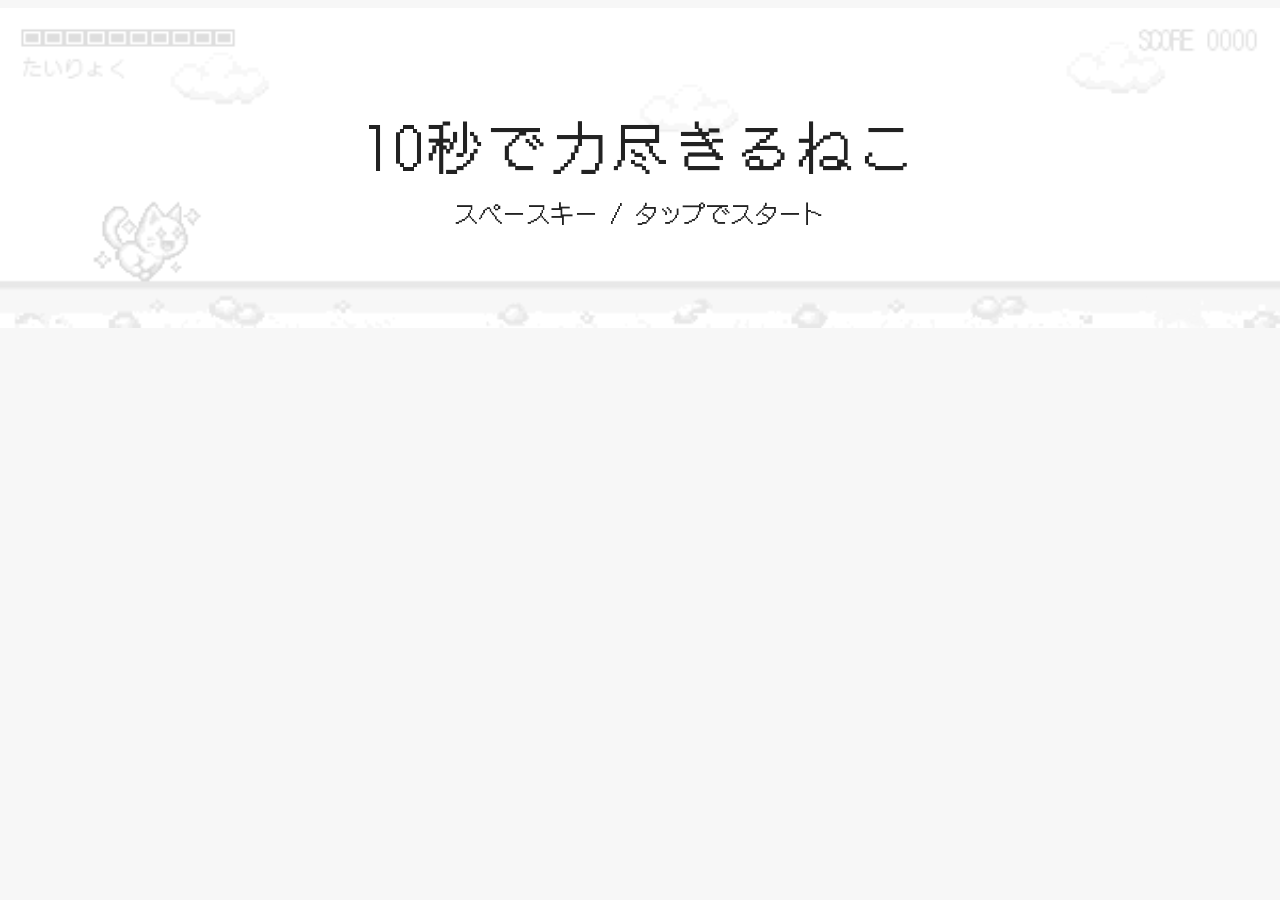
<file: 10secNeko/index.html>
<!DOCTYPE html>
<html lang="ja">
<head>
  <meta charset="UTF-8">
  <meta name="viewport" content="width=device-width, initial-scale=1.0, user-scalable=no">
  <title>10秒で力尽きるねこ</title>

  <link rel="preconnect" href="https://fonts.googleapis.com">
  <link rel="preconnect" href="https://fonts.gstatic.com" crossorigin>
  <link href="https://fonts.googleapis.com/css2?family=DotGothic16&display=swap" rel="stylesheet">

  <link rel="stylesheet" href="css/style.css">
</head>
<body>

<!-- ゲーム全体の入れ物。canvas と オーバーレイ をここに重ねていく -->
<div class="gameWrapper">

  <!--
    canvas の width / height 属性は「内部解像度」。
    Chrome Dino に合わせて 600 x 150 に固定する。
    画面上の表示サイズは CSS 側で拡大するので、ここは絶対に変えない。
    ここを広げると画面に映る範囲が増え、障害物への反応時間が延びて
    難易度が変わってしまう。
  -->
  <canvas id="gameCanvas" width="600" height="150"></canvas>

  <!-- スタート前の案内 -->
  <div class="overlay" id="startOverlay">
    <p class="overlayTitle">10秒で力尽きるねこ</p>
    <p class="overlayText">スペースキー / タップでスタート</p>
  </div>

  <!-- ゲームオーバー画面。最初は隠しておく -->
  <div class="overlay overlay--dark hidden" id="gameOverOverlay">

    <!-- 表示1: スコアと名前の入力 -->
    <div class="gameOverView" id="submitView">
      <p class="gameOverTitle">力尽きてしまった</p>
      <p class="gameOverScore">SCORE <span id="finalScore">0</span></p>

      <div class="nameRow">
        <label for="playerName">なまえ</label>
        <input type="text"
               id="playerName"
               maxlength="10"
               value="野良ねこ"
               placeholder="野良ねこ"
               autocomplete="off">
      </div>

      <p class="noteText">
        ※ 名前は だれでも 見られる ランキングに のります。<br>
        本名や 個人情報は 書かないで ください。
      </p>

      <div class="buttonRow">
        <button type="button" id="submitButton">ランキングに のこす</button>
        <button type="button" data-retry>もういちど</button>
      </div>

      <p class="statusText" id="submitStatus"></p>
    </div>

    <!-- 表示2: 登録後のランキング。ボタンを押すとこちらに切り替わる -->
    <div class="gameOverView hidden" id="rankingView">
      <p class="rankingTitle">ランキング TOP10</p>

      <table class="rankingTable">
        <thead>
          <tr>
            <th scope="col">位</th>
            <th scope="col">なまえ</th>
            <th scope="col">スコア</th>
          </tr>
        </thead>
        <tbody id="rankingBody"></tbody>
      </table>

      <div class="buttonRow">
        <button type="button" data-retry>もういちど</button>
      </div>
    </div>

  </div>

</div>

<!-- スマホが縦向きのときだけ出る案内 -->
<div class="rotateNotice">
  <p>よこ画面で あそんでね<br>スマホを よこに むけてください</p>
</div>

<script src="js/assets.js"></script>
<script src="js/ground.js"></script>
<script src="js/cat.js"></script>
<script src="js/obstacle.js"></script>
<script src="js/item.js"></script>
<script src="js/ranking.js"></script>
<script src="js/ui.js"></script>
<script src="js/main.js"></script>
</body>
</html>
</file>
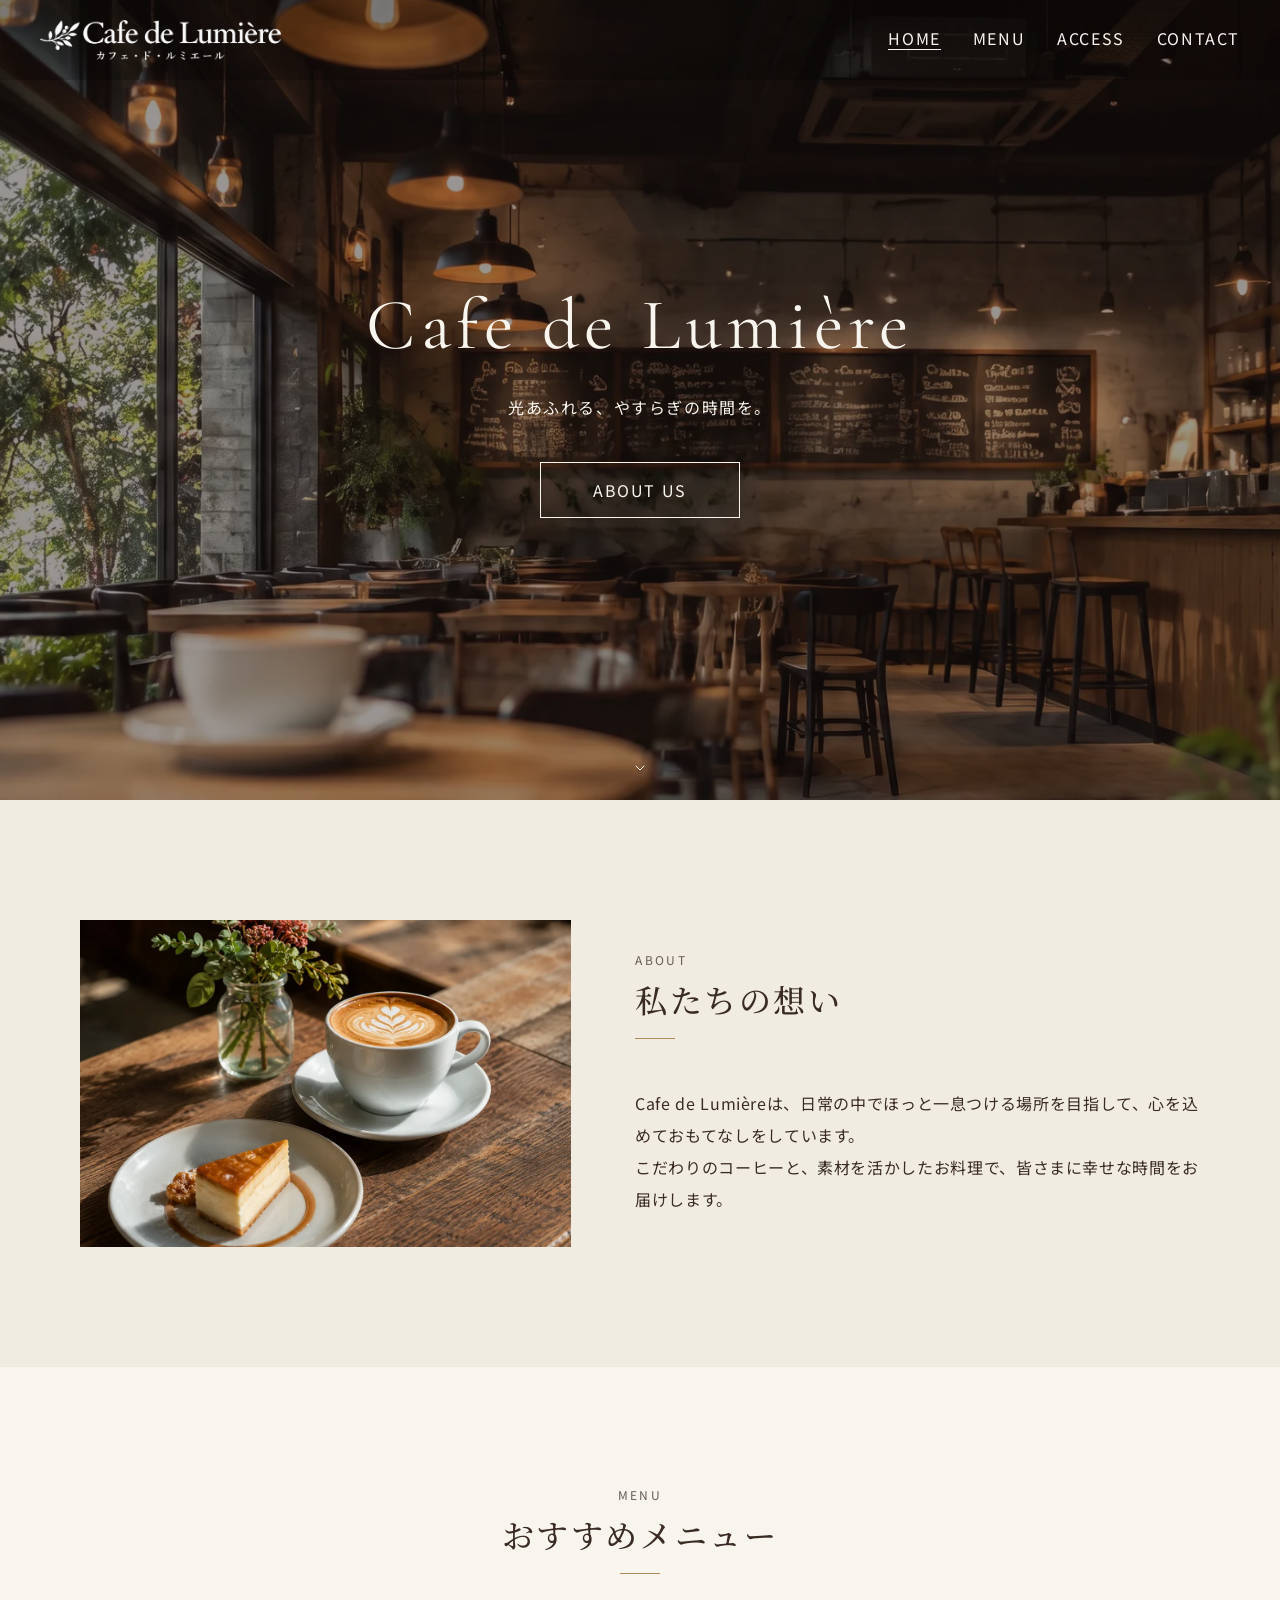
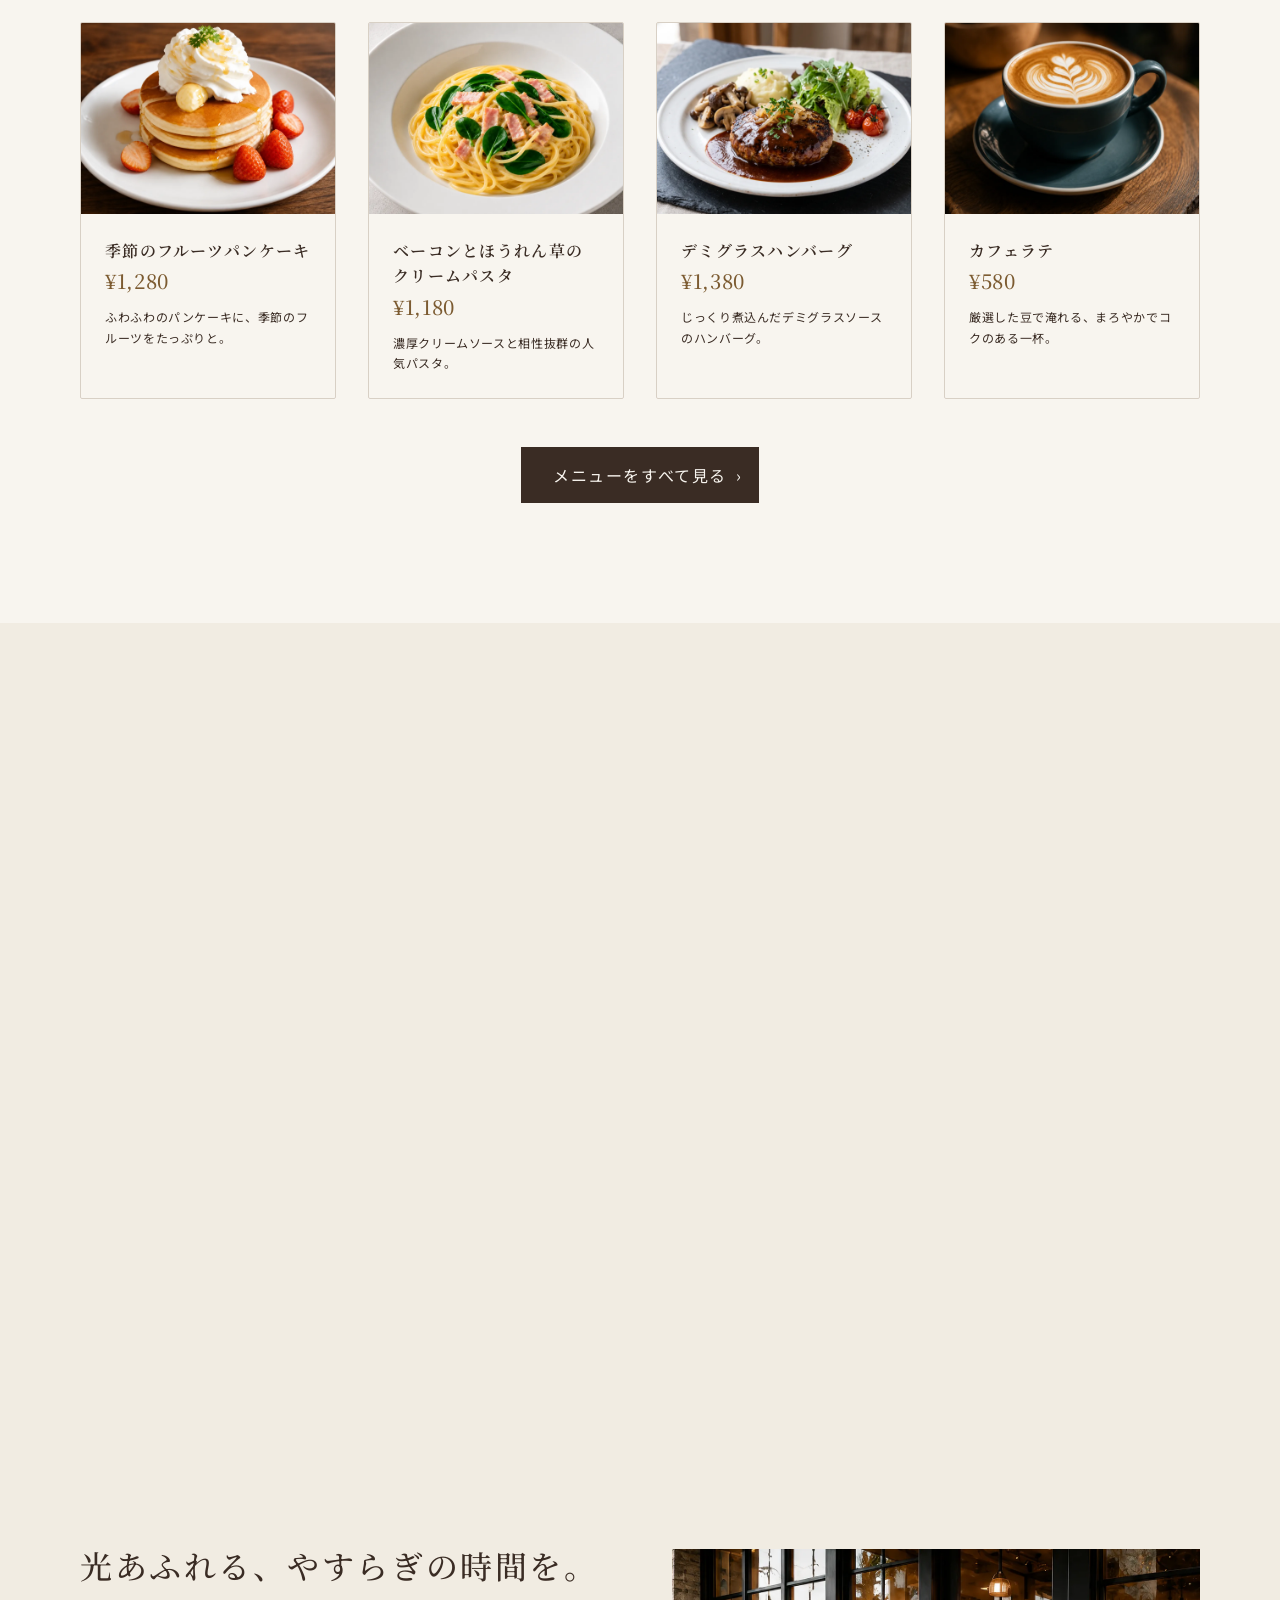
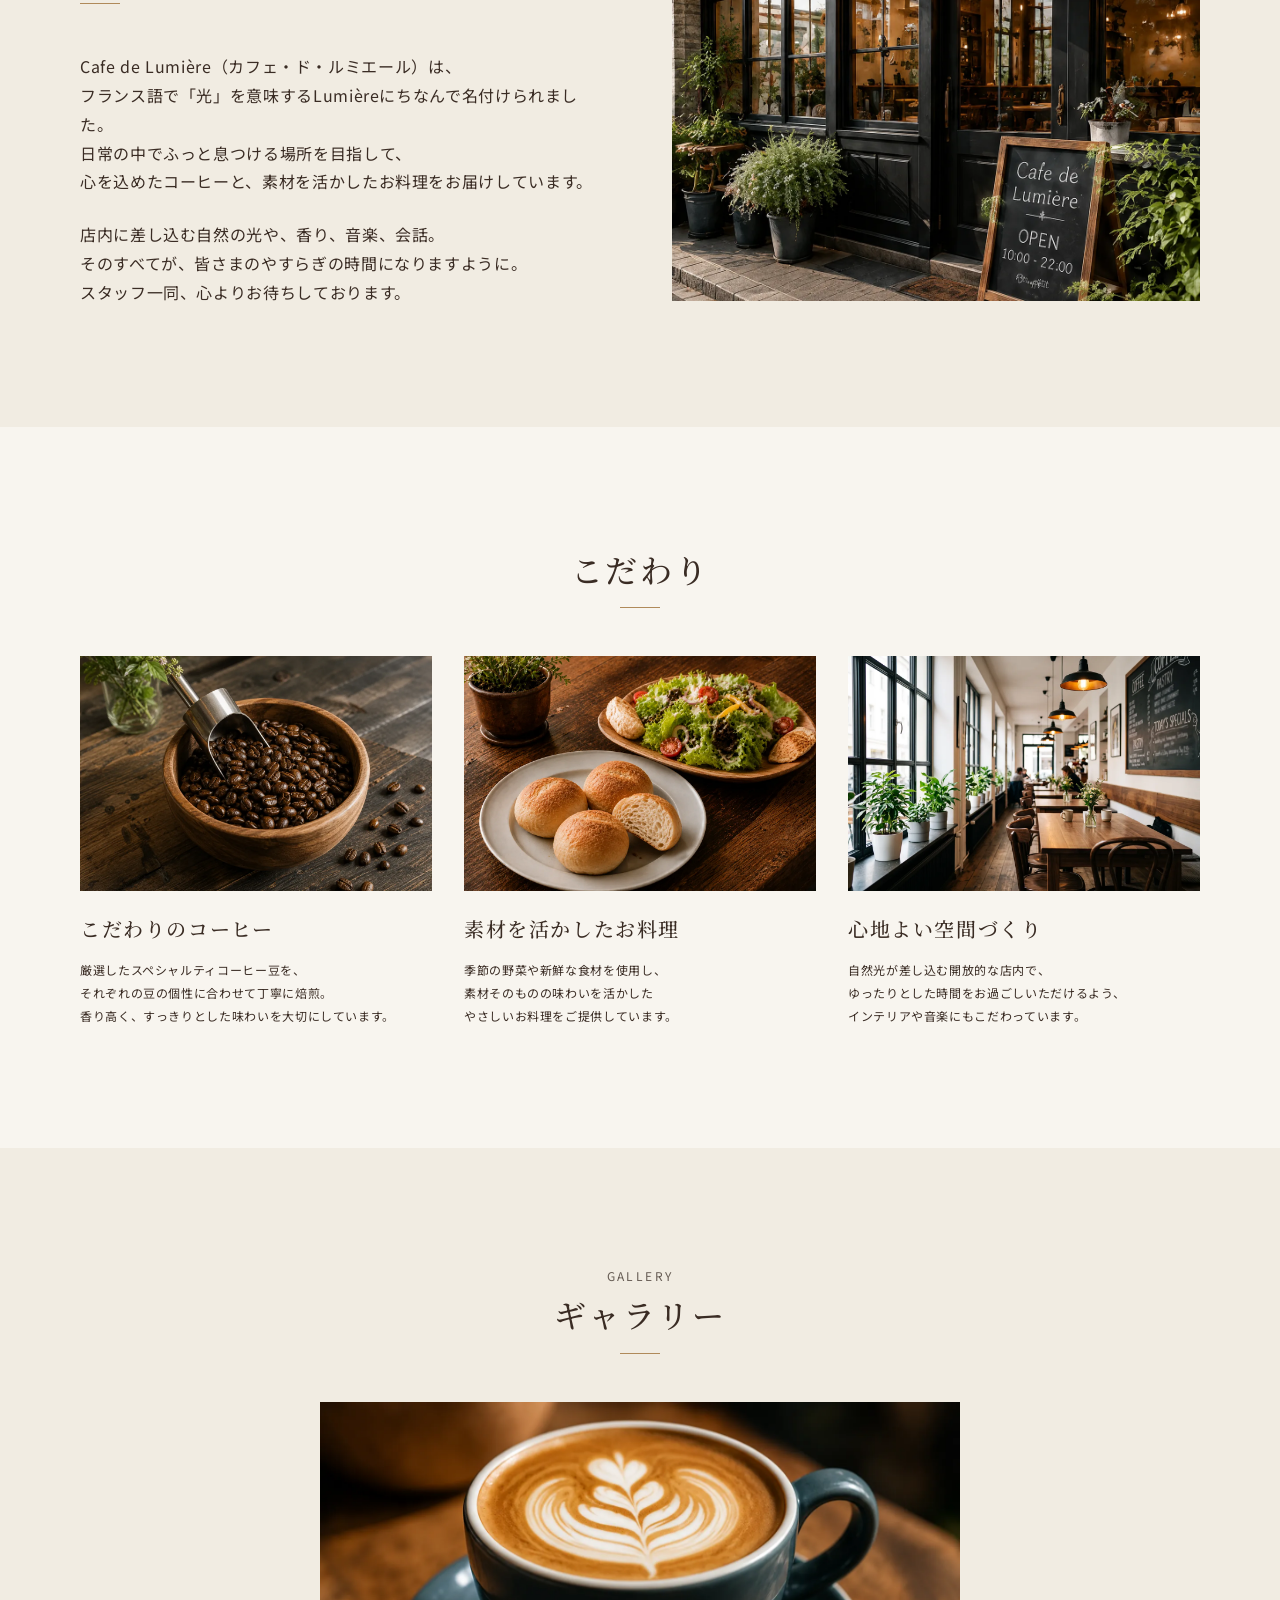
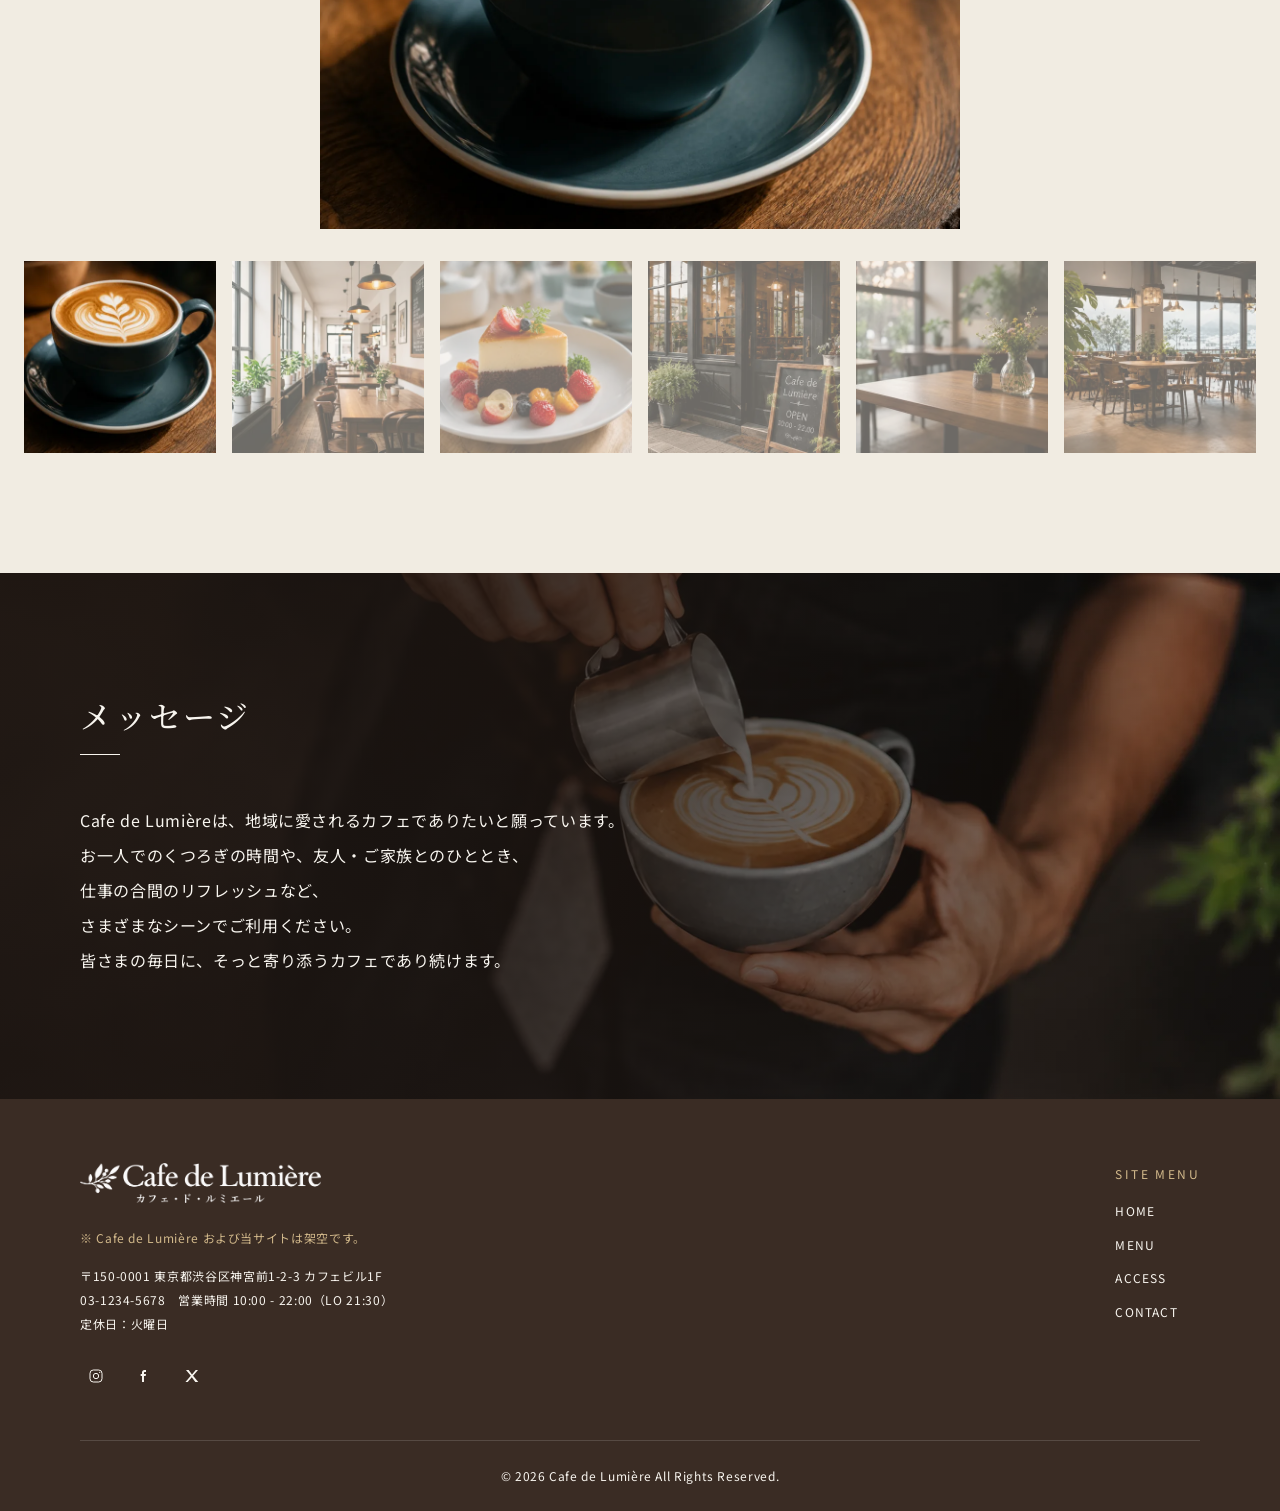
<file: cafeDeLumiere/index.html>
<!DOCTYPE html>
<html lang="ja">
<head>
<meta charset="UTF-8">
<meta name="viewport" content="width=device-width, initial-scale=1">
<title>Cafe de Lumière（カフェ・ド・ルミエール）｜光あふれる、やすらぎの時間を。</title>
<meta name="description" content="渋谷区神宮前のカフェ「Cafe de Lumière」。厳選したスペシャルティコーヒーと、素材を活かしたお料理を、自然光の差し込む店内でお楽しみいただけます。">

<!-- OGP -->
<meta property="og:type" content="website">
<meta property="og:title" content="Cafe de Lumière（カフェ・ド・ルミエール）">
<meta property="og:description" content="光あふれる、やすらぎの時間を。渋谷区神宮前のカフェです。">
<meta property="og:image" content="images/common/ogp.jpg">
<meta property="og:locale" content="ja_JP">

<link rel="icon" href="images/common/favicon.ico" sizes="any">
<link rel="apple-touch-icon" href="images/common/appleTouchIcon.png">

<!-- フォント：Cormorant Garamond（英字見出し）／Noto Serif JP（和文見出し）／Noto Sans JP（本文） -->
<link rel="preconnect" href="https://fonts.googleapis.com">
<link rel="preconnect" href="https://fonts.gstatic.com" crossorigin>
<link href="https://fonts.googleapis.com/css2?family=Cormorant+Garamond:wght@300;400&family=Noto+Sans+JP:wght@300;400;500&family=Noto+Serif+JP:wght@400;500;600&display=swap" rel="stylesheet">

<!-- JSが有効な時だけスクロール表示アニメーションを使う（保険） -->
<script>document.documentElement.classList.add('isJsEnabled');</script>
<link rel="stylesheet" href="css/reset.css">
<link rel="stylesheet" href="css/style.css">
</head>

<body>

<!-- ============================================================
     ヘッダー（全ページ共通）
     HOME はヒーロー写真の上に重なるため、最初は背景なし。
     スクロールすると JS が .isFixed を付けて背景を出す。
     下層ページでは <header class="siteHeader"> にする。
     ============================================================ -->
<header class="siteHeader">
  <div class="headerInner">

    <a class="siteLogo" href="index.html">
      <img class="siteLogoImage" src="images/common/logoHeaderWhite.png" alt="Cafe de Lumière（カフェ・ド・ルミエール）" width="560" height="93">
    </a>

    <nav class="globalNav" aria-label="メインメニュー">
      <ul class="globalNavList">
        <li><a class="globalNavLink isActive" href="index.html" aria-current="page">HOME</a></li>
        <li><a class="globalNavLink" href="menu.html">MENU</a></li>
        <li><a class="globalNavLink" href="access.html">ACCESS</a></li>
        <li><a class="globalNavLink" href="contact.html">CONTACT</a></li>
      </ul>
    </nav>

    <button class="hamburgerBtn jsMenuToggle" type="button" aria-label="メニューを開く" aria-expanded="false" aria-controls="drawerMenu">
      <span class="hamburgerBtnLine"></span>
      <span class="hamburgerBtnLine"></span>
      <span class="hamburgerBtnLine"></span>
    </button>

  </div>
</header>

<!-- ドロワーメニュー（1023px 以下で使用） -->
<div class="drawerMenu jsDrawer" id="drawerMenu">
  <nav aria-label="モバイルメニュー">
    <ul class="drawerNavList">
      <li><a class="drawerNavLink" href="index.html">HOME</a></li>
      <li><a class="drawerNavLink" href="menu.html">MENU</a></li>
      <li><a class="drawerNavLink" href="access.html">ACCESS</a></li>
      <li><a class="drawerNavLink" href="contact.html">CONTACT</a></li>
    </ul>
  </nav>
  <ul class="drawerSnsList">
    <li>
      <a class="drawerSnsLink" href="#" aria-label="Instagram">
        <svg class="drawerSnsIcon" viewBox="0 0 24 24" fill="none" stroke="currentColor" stroke-width="1.5" aria-hidden="true">
          <rect x="3" y="3" width="18" height="18" rx="5"></rect>
          <circle cx="12" cy="12" r="4"></circle>
          <circle cx="17.5" cy="6.5" r="1" fill="currentColor" stroke="none"></circle>
        </svg>
      </a>
    </li>
    <li>
      <a class="drawerSnsLink" href="#" aria-label="Facebook">
        <svg class="drawerSnsIcon" viewBox="0 0 24 24" fill="currentColor" aria-hidden="true">
          <path d="M15 3h-2.5C10.6 3 9 4.6 9 6.5V9H7v3h2v9h3v-9h2.5l.5-3H12V6.9c0-.5.4-.9.9-.9H15V3z"></path>
        </svg>
      </a>
    </li>
    <li>
      <a class="drawerSnsLink" href="#" aria-label="X（旧Twitter）">
        <svg class="drawerSnsIcon" viewBox="0 0 24 24" fill="currentColor" aria-hidden="true">
          <path d="M3 3h4l5 6.6L17.6 3H21l-7.4 8.6L21.4 21H17l-5.3-7L5.6 21H2.2l8-9.3L3 3z"></path>
        </svg>
      </a>
    </li>
  </ul>
</div>


<main>

  <!-- ============================================================
       ヒーロー
       ============================================================ -->
  <section class="heroSection">
    <div class="heroImage parallaxImage jsParallax" data-speed="0.06">
      <picture>
        <source media="(min-width: 768px)" srcset="images/home/heroPc.webp">
        <img src="images/home/heroSp.webp" alt="自然光が差し込む Cafe de Lumière の店内" width="1080" height="1440" fetchpriority="high">
      </picture>
    </div>

    <div class="heroInner">
      <h1 class="displayTitle heroTitle">Cafe de Lumière</h1>
      <p class="heroLead">光あふれる、やすらぎの時間を。</p>
      <p class="heroBtnWrap">
        <a class="btnOutline heroBtn" href="#about">
          ABOUT US
        </a>
      </p>
    </div>

    <a class="heroScroll" href="#about" aria-label="下へスクロール">
      <svg class="heroScrollIcon" viewBox="0 0 24 24" fill="none" stroke="currentColor" stroke-width="1.5" stroke-linecap="round" aria-hidden="true">
        <path d="M6 9l6 6 6-6"></path>
      </svg>
    </a>
  </section>


  <!-- ============================================================
       ABOUT（単独ページは作らず、HOME 内のセクションとして持つ）
       ============================================================ -->
  <section class="section" id="about">
    <div class="container">
      <div class="aboutInner">

        <div class="aboutImage fadeIn">
          <img src="images/home/about.webp" alt="木のテーブルに置かれたカフェラテとチーズケーキ" width="1200" height="800" loading="lazy">
        </div>

        <div class="aboutTextWrap fadeIn fadeInDelay1">
          <div class="sectionTitleWrap sectionTitleWrapLeft">
            <p class="sectionLabel">ABOUT</p>
            <h2 class="sectionTitle">私たちの想い</h2>
          </div>
          <p class="aboutText">
            Cafe de Lumièreは、日常の中でほっと一息つける場所を目指して、<br class="brSp">心を込めておもてなしをしています。<br>
            こだわりのコーヒーと、素材を活かしたお料理で、<br class="brSp">皆さまに幸せな時間をお届けします。
          </p>
        </div>

      </div>
    </div>
  </section>


  <!-- ============================================================
       おすすめメニュー
       ============================================================ -->
  <section class="section sectionBgLight">
    <div class="container">

      <div class="sectionTitleWrap fadeIn">
        <p class="sectionLabel">MENU</p>
        <h2 class="sectionTitle">おすすめメニュー</h2>
      </div>

      <ul class="menuCardList">
        <li class="menuCard fadeIn">
          <div class="menuCardImageWrap">
            <img class="menuCardImage" src="images/home/menuPancake.webp" alt="季節のフルーツパンケーキ" width="1200" height="900" loading="lazy">
          </div>
          <div class="menuCardBody">
            <h3 class="menuCardTitle">季節のフルーツパンケーキ</h3>
            <p class="menuCardPrice">¥1,280</p>
            <p class="menuCardText">ふわふわのパンケーキに、季節のフルーツをたっぷりと。</p>
          </div>
        </li>

        <li class="menuCard fadeIn fadeInDelay1">
          <div class="menuCardImageWrap">
            <img class="menuCardImage" src="images/home/menuPasta.webp" alt="ベーコンとほうれん草のクリームパスタ" width="1200" height="900" loading="lazy">
          </div>
          <div class="menuCardBody">
            <h3 class="menuCardTitle">ベーコンとほうれん草のクリームパスタ</h3>
            <p class="menuCardPrice">¥1,180</p>
            <p class="menuCardText">濃厚クリームソースと相性抜群の人気パスタ。</p>
          </div>
        </li>

        <li class="menuCard fadeIn fadeInDelay2">
          <div class="menuCardImageWrap">
            <img class="menuCardImage" src="images/home/menuHamburg.webp" alt="デミグラスハンバーグ" width="1200" height="900" loading="lazy">
          </div>
          <div class="menuCardBody">
            <h3 class="menuCardTitle">デミグラスハンバーグ</h3>
            <p class="menuCardPrice">¥1,380</p>
            <p class="menuCardText">じっくり煮込んだデミグラスソースのハンバーグ。</p>
          </div>
        </li>

        <li class="menuCard fadeIn fadeInDelay3">
          <div class="menuCardImageWrap">
            <img class="menuCardImage" src="images/home/menuLatte.webp" alt="カフェラテ" width="1200" height="900" loading="lazy">
          </div>
          <div class="menuCardBody">
            <h3 class="menuCardTitle">カフェラテ</h3>
            <p class="menuCardPrice">¥580</p>
            <p class="menuCardText">厳選した豆で淹れる、まろやかでコクのある一杯。</p>
          </div>
        </li>
      </ul>

      <p class="menuBtnWrap fadeIn">
        <a class="btnPrimary" href="menu.html">
          メニューをすべて見る
          <span class="btnArrow" aria-hidden="true">›</span>
        </a>
      </p>

    </div>
  </section>


  <!-- ============================================================
       パララックスの帯（ページのメイン写真を使った区切り）
       ============================================================ -->
  <section class="parallaxBand">
    <div class="parallaxImage jsParallax" data-speed="0.06">
      <img src="images/home/parallax.webp" alt="" width="1920" height="1200" loading="lazy" aria-hidden="true">
    </div>
  </section>


  <!-- ============================================================
       コンセプト
       ============================================================ -->
  <section class="section" id="concept">
    <div class="container">
      <div class="conceptInner">

        <div class="conceptTextWrap fadeIn">
          <div class="sectionTitleWrap sectionTitleWrapLeft">
            <h2 class="sectionTitle">光あふれる、<br class="brSp">やすらぎの時間を。</h2>
          </div>
          <p class="conceptText">
            Cafe de Lumière（カフェ・ド・ルミエール）は、<br>
            フランス語で「光」を意味するLumièreにちなんで名付けられました。<br>
            日常の中でふっと息つける場所を目指して、<br>
            心を込めたコーヒーと、素材を活かしたお料理をお届けしています。
          </p>
          <p class="conceptText">
            店内に差し込む自然の光や、香り、音楽、会話。<br>
            そのすべてが、皆さまのやすらぎの時間になりますように。<br>
            スタッフ一同、心よりお待ちしております。
          </p>
        </div>

        <div class="conceptImage fadeIn fadeInDelay1">
          <img src="images/home/concept.webp" alt="夕暮れに灯りがともる Cafe de Lumière の外観" width="1200" height="800" loading="lazy">
        </div>

      </div>
    </div>
  </section>


  <!-- ============================================================
       こだわり
       ============================================================ -->
  <section class="section sectionBgLight">
    <div class="container">

      <div class="sectionTitleWrap fadeIn">
        <h2 class="sectionTitle">こだわり</h2>
      </div>

      <ul class="featureList">
        <li class="featureItem fadeIn">
          <div class="featureImage">
            <img src="images/home/featureCoffee.webp" alt="木のボウルに入った焙煎したてのコーヒー豆" width="1200" height="800" loading="lazy">
          </div>
          <h3 class="featureTitle">こだわりのコーヒー</h3>
          <p class="featureText">
            厳選したスペシャルティコーヒー豆を、<br>
            それぞれの豆の個性に合わせて丁寧に焙煎。<br>
            香り高く、すっきりとした味わいを大切にしています。
          </p>
        </li>

        <li class="featureItem fadeIn fadeInDelay1">
          <div class="featureImage">
            <img src="images/home/featureFood.webp" alt="焼きたてのパンと彩り野菜のサラダ" width="1200" height="800" loading="lazy">
          </div>
          <h3 class="featureTitle">素材を活かしたお料理</h3>
          <p class="featureText">
            季節の野菜や新鮮な食材を使用し、<br>
            素材そのものの味わいを活かした<br>
            やさしいお料理をご提供しています。
          </p>
        </li>

        <li class="featureItem fadeIn fadeInDelay2">
          <div class="featureImage">
            <img src="images/home/featureSpace.webp" alt="大きな窓から光が差し込む店内" width="1200" height="800" loading="lazy">
          </div>
          <h3 class="featureTitle">心地よい空間づくり</h3>
          <p class="featureText">
            自然光が差し込む開放的な店内で、<br>
            ゆったりとした時間をお過ごしいただけるよう、<br>
            インテリアや音楽にもこだわっています。
          </p>
        </li>
      </ul>

    </div>
  </section>






  <!-- ============================================================
       ギャラリー（単独ページは作らず、HOME 内のセクションとして持つ）
       サムネイルを押すとメイン画像が差し替わる
       ============================================================ -->
  <section class="section" id="gallery">
    <div class="container containerWide">

      <div class="sectionTitleWrap fadeIn">
        <p class="sectionLabel">GALLERY</p>
        <h2 class="sectionTitle">ギャラリー</h2>
      </div>

      <div class="galleryMain fadeIn">
        <img class="galleryMainImage jsGalleryMain" src="images/home/gallery01Large.webp" alt="ラテアートが描かれたカフェラテ" width="1440" height="960" loading="lazy">
      </div>

      <ul class="galleryThumbList fadeIn">
        <li>
          <button class="galleryThumbBtn jsGalleryThumb isActive" type="button"
                  data-large="images/home/gallery01Large.webp"
                  data-alt="ラテアートが描かれたカフェラテ"
                  aria-current="true">
            <img src="images/home/gallery01.webp" alt="ラテアートが描かれたカフェラテを表示" width="400" height="400" loading="lazy">
          </button>
        </li>
        <li>
          <button class="galleryThumbBtn jsGalleryThumb" type="button"
                  data-large="images/home/gallery02Large.webp"
                  data-alt="観葉植物の置かれた窓際の席"
                  aria-current="false">
            <img src="images/home/gallery02.webp" alt="観葉植物の置かれた窓際の席を表示" width="400" height="400" loading="lazy">
          </button>
        </li>
        <li>
          <button class="galleryThumbBtn jsGalleryThumb" type="button"
                  data-large="images/home/gallery03Large.webp"
                  data-alt="ベリーをのせたベイクドチーズケーキ"
                  aria-current="false">
            <img src="images/home/gallery03.webp" alt="ベリーをのせたベイクドチーズケーキを表示" width="400" height="400" loading="lazy">
          </button>
        </li>
        <li>
          <button class="galleryThumbBtn jsGalleryThumb" type="button"
                  data-large="images/home/gallery04Large.webp"
                  data-alt="黒板メニューの置かれた店の入口"
                  aria-current="false">
            <img src="images/home/gallery04.webp" alt="黒板メニューの置かれた店の入口を表示" width="400" height="400" loading="lazy">
          </button>
        </li>
        <li>
          <button class="galleryThumbBtn jsGalleryThumb" type="button"
                  data-large="images/home/gallery05Large.webp"
                  data-alt="花を飾ったテーブル席"
                  aria-current="false">
            <img src="images/home/gallery05.webp" alt="花を飾ったテーブル席を表示" width="400" height="400" loading="lazy">
          </button>
        </li>
        <li>
          <button class="galleryThumbBtn jsGalleryThumb" type="button"
                  data-large="images/home/gallery06Large.webp"
                  data-alt="奥まで見渡せる店内の様子"
                  aria-current="false">
            <img src="images/home/gallery06.webp" alt="奥まで見渡せる店内の様子を表示" width="400" height="400" loading="lazy">
          </button>
        </li>
      </ul>

    </div>
  </section>


  <!-- ============================================================
       メッセージ
       写真を背景に敷き、暗幕を重ねて白文字を載せる
       ============================================================ -->
  <section class="section messageSection">

    <div class="messageImage">
      <img src="images/home/message.webp" alt="ミルクを注いでラテアートを仕上げるバリスタ" width="1920" height="1081" loading="lazy">
    </div>

    <div class="container">
      <div class="messageInner fadeIn">
        <div class="sectionTitleWrap sectionTitleWrapLeft">
          <h2 class="sectionTitle">メッセージ</h2>
        </div>
        <p class="messageText">
          Cafe de Lumièreは、地域に愛されるカフェでありたいと願っています。<br>
          お一人でのくつろぎの時間や、友人・ご家族とのひととき、<br class="brPc">
          仕事の合間のリフレッシュなど、<br class="brPc">
          さまざまなシーンでご利用ください。<br>
          皆さまの毎日に、そっと寄り添うカフェであり続けます。
        </p>
      </div>
    </div>

  </section>

</main>


<!-- ============================================================
     フッター（全ページ共通）
     ============================================================ -->
<footer class="siteFooter">
  <div class="container">
    <div class="footerInner">

      <div class="footerCompany">
        <a class="footerLogo" href="index.html">
          <img class="footerLogoImage" src="images/common/logoHeaderWhite.png" alt="Cafe de Lumière（カフェ・ド・ルミエール）" width="560" height="93">
        </a>

        <p class="footerNote">※ Cafe de Lumière および当サイトは架空です。</p>

        <address class="footerInfo">
          〒150-0001 東京都渋谷区神宮前1-2-3 カフェビル1F<br>
          <a href="tel:0312345678">03-1234-5678</a>　営業時間 10:00 - 22:00（LO 21:30）<br>
          定休日：火曜日
        </address>

        <ul class="footerSnsList">
          <li>
            <a class="footerSnsLink" href="#" aria-label="Instagram">
              <svg class="footerSnsIcon" viewBox="0 0 24 24" fill="none" stroke="currentColor" stroke-width="1.5" aria-hidden="true">
                <rect x="3" y="3" width="18" height="18" rx="5"></rect>
                <circle cx="12" cy="12" r="4"></circle>
                <circle cx="17.5" cy="6.5" r="1" fill="currentColor" stroke="none"></circle>
              </svg>
            </a>
          </li>
          <li>
            <a class="footerSnsLink" href="#" aria-label="Facebook">
              <svg class="footerSnsIcon" viewBox="0 0 24 24" fill="currentColor" aria-hidden="true">
                <path d="M15 3h-2.5C10.6 3 9 4.6 9 6.5V9H7v3h2v9h3v-9h2.5l.5-3H12V6.9c0-.5.4-.9.9-.9H15V3z"></path>
              </svg>
            </a>
          </li>
          <li>
            <a class="footerSnsLink" href="#" aria-label="X（旧Twitter）">
              <svg class="footerSnsIcon" viewBox="0 0 24 24" fill="currentColor" aria-hidden="true">
                <path d="M3 3h4l5 6.6L17.6 3H21l-7.4 8.6L21.4 21H17l-5.3-7L5.6 21H2.2l8-9.3L3 3z"></path>
              </svg>
            </a>
          </li>
        </ul>
      </div>

      <nav class="footerNav" aria-label="フッターメニュー">
        <p class="footerNavTitle">SITE MENU</p>
        <ul class="footerNavList">
          <li><a class="footerNavLink" href="index.html">HOME</a></li>
          <li><a class="footerNavLink" href="menu.html">MENU</a></li>
          <li><a class="footerNavLink" href="access.html">ACCESS</a></li>
          <li><a class="footerNavLink" href="contact.html">CONTACT</a></li>
        </ul>
      </nav>

    </div>

    <p class="footerCopy">© 2026 Cafe de Lumière All Rights Reserved.</p>
  </div>
</footer>

<button class="pageTopBtn jsPageTop" type="button" aria-label="ページの先頭へ戻る">
  <svg viewBox="0 0 24 24" width="16" height="16" fill="none" stroke="currentColor" stroke-width="1.5" stroke-linecap="round" aria-hidden="true">
    <path d="M6 15l6-6 6 6"></path>
  </svg>
</button>

<script src="js/script.js"></script>
</body>
</html>
</file>
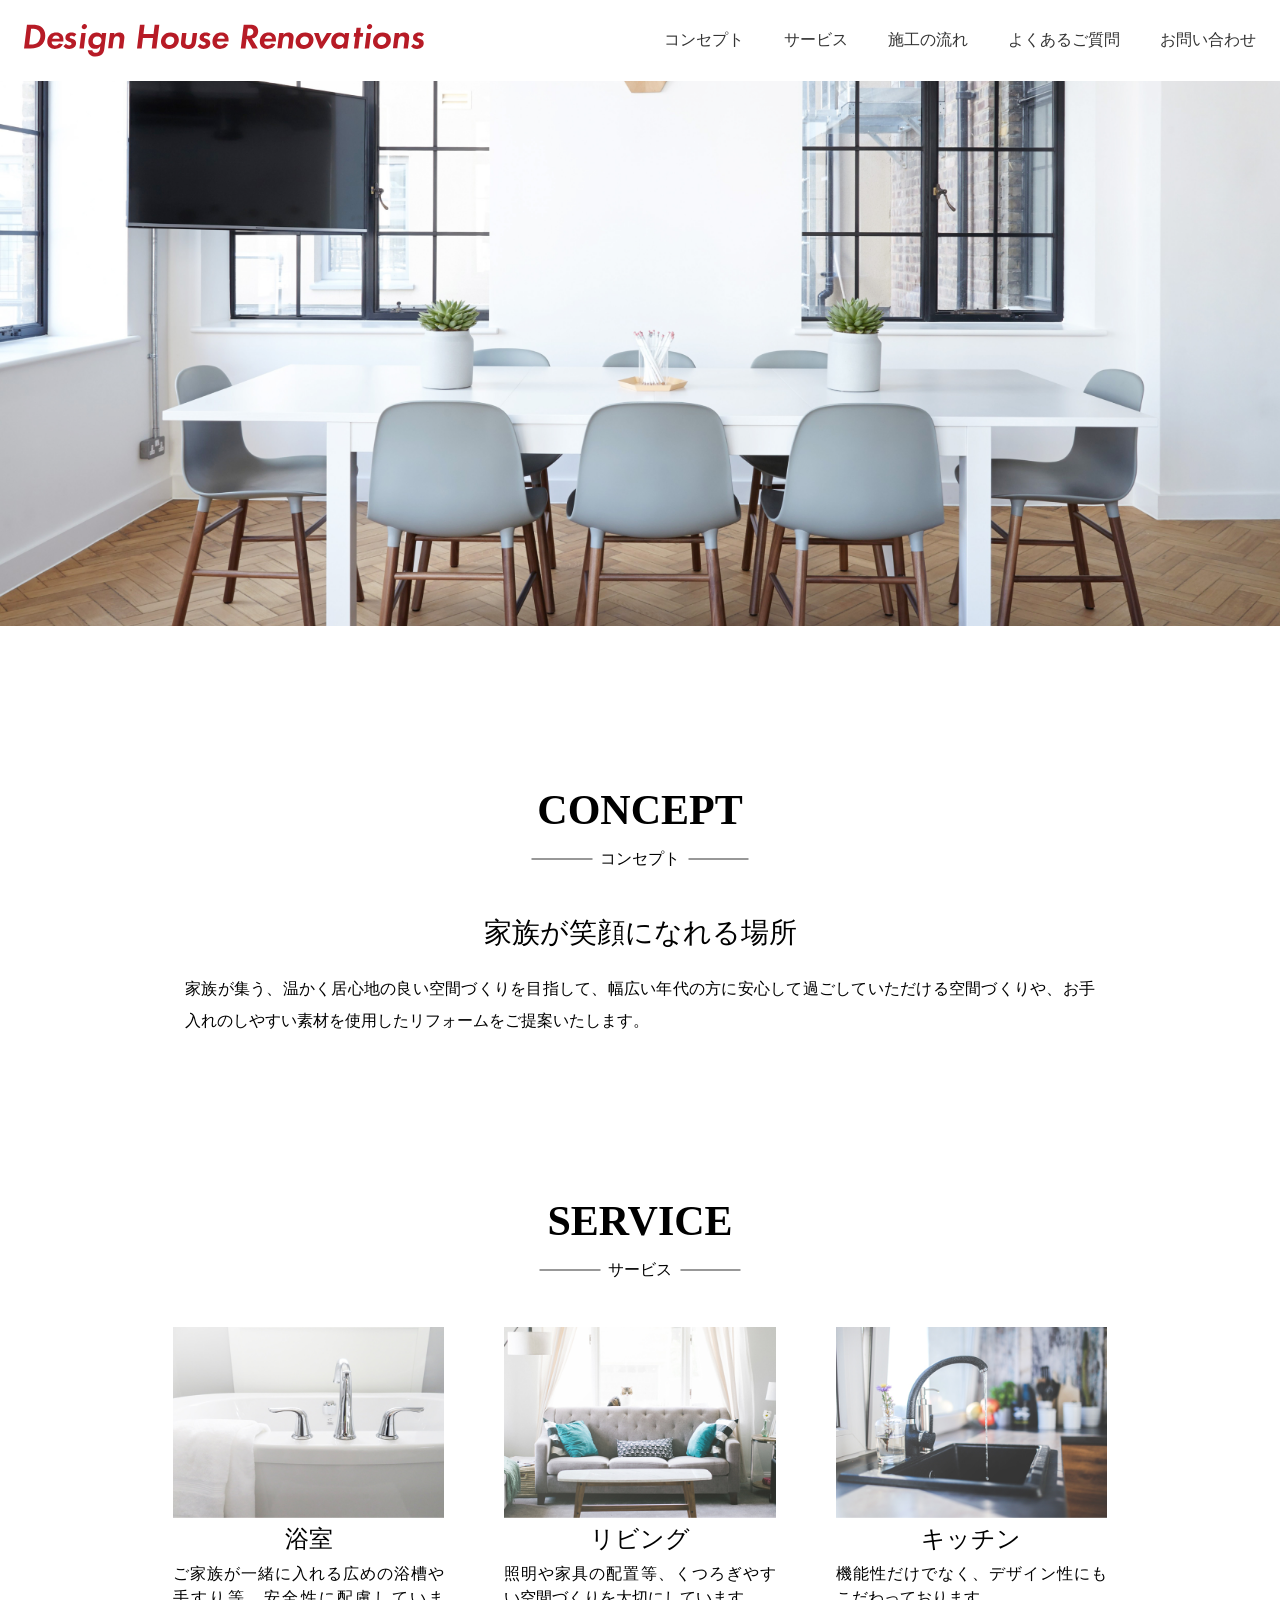
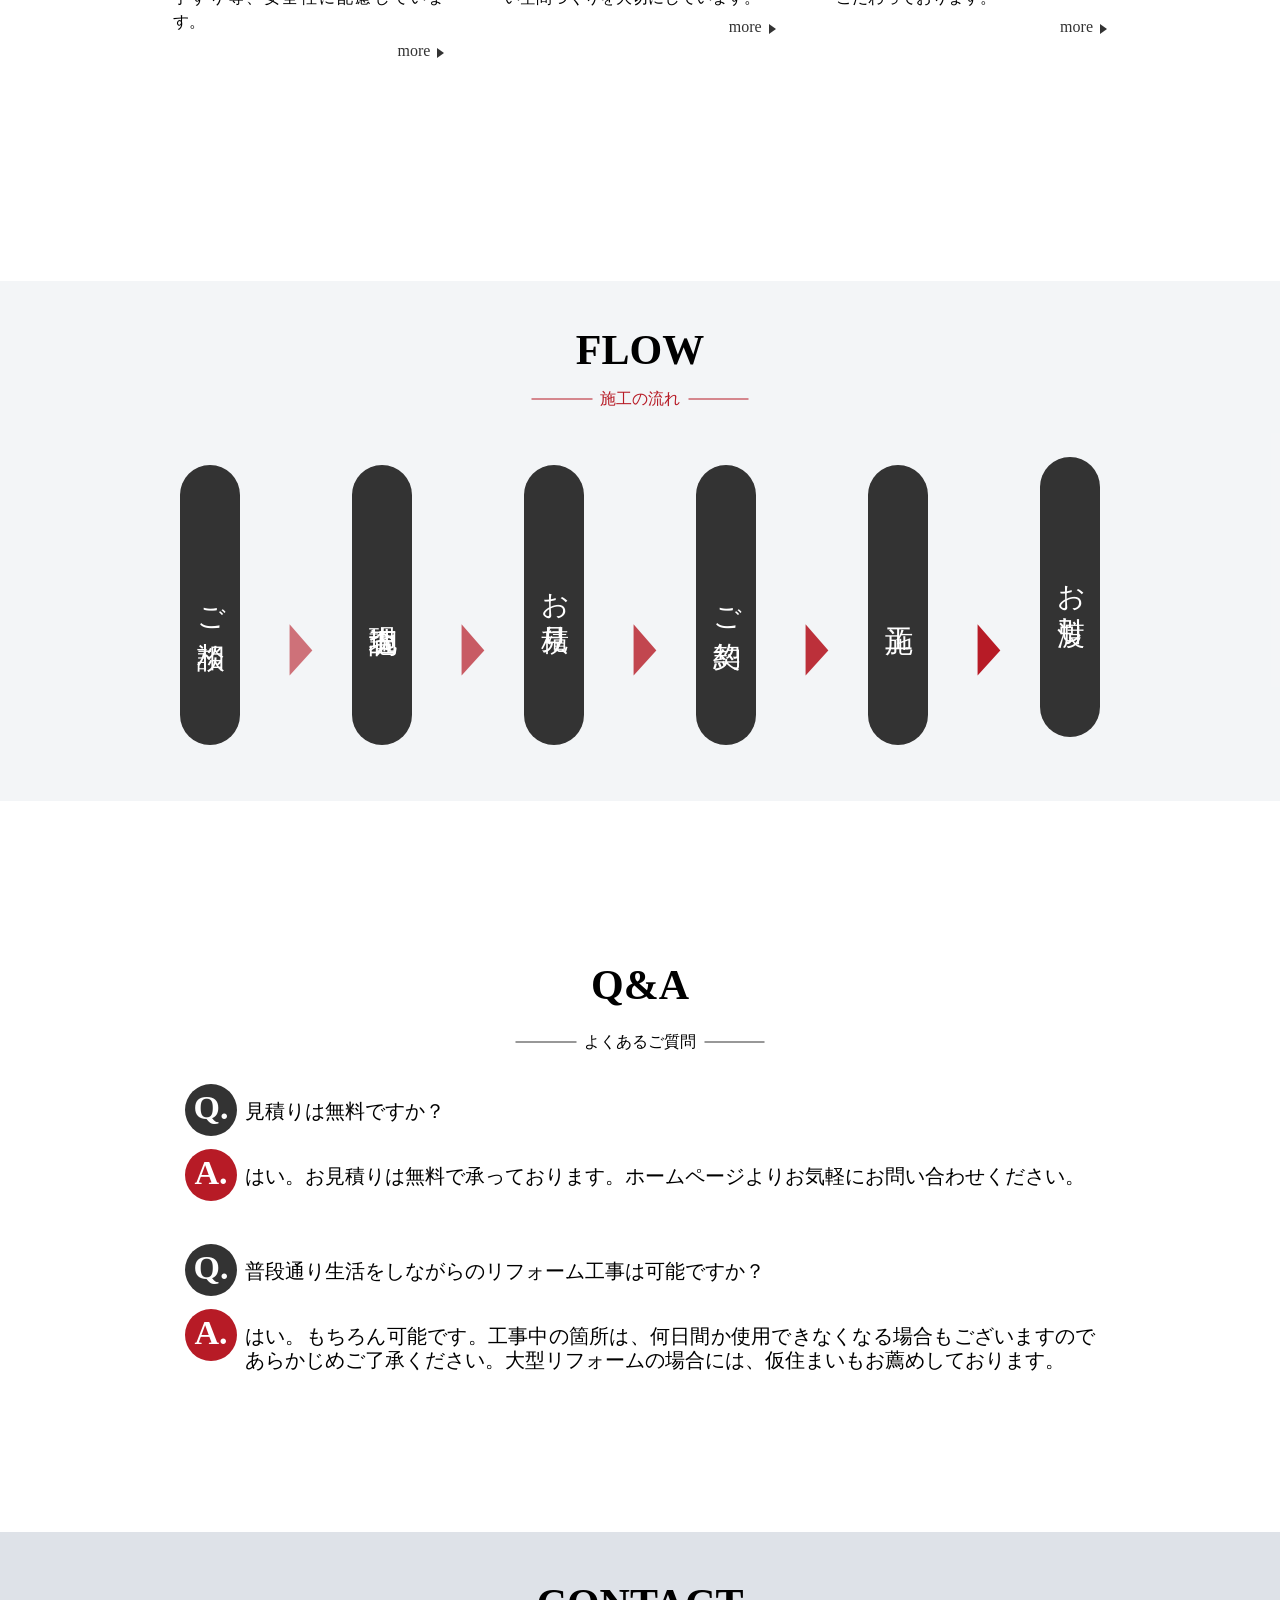
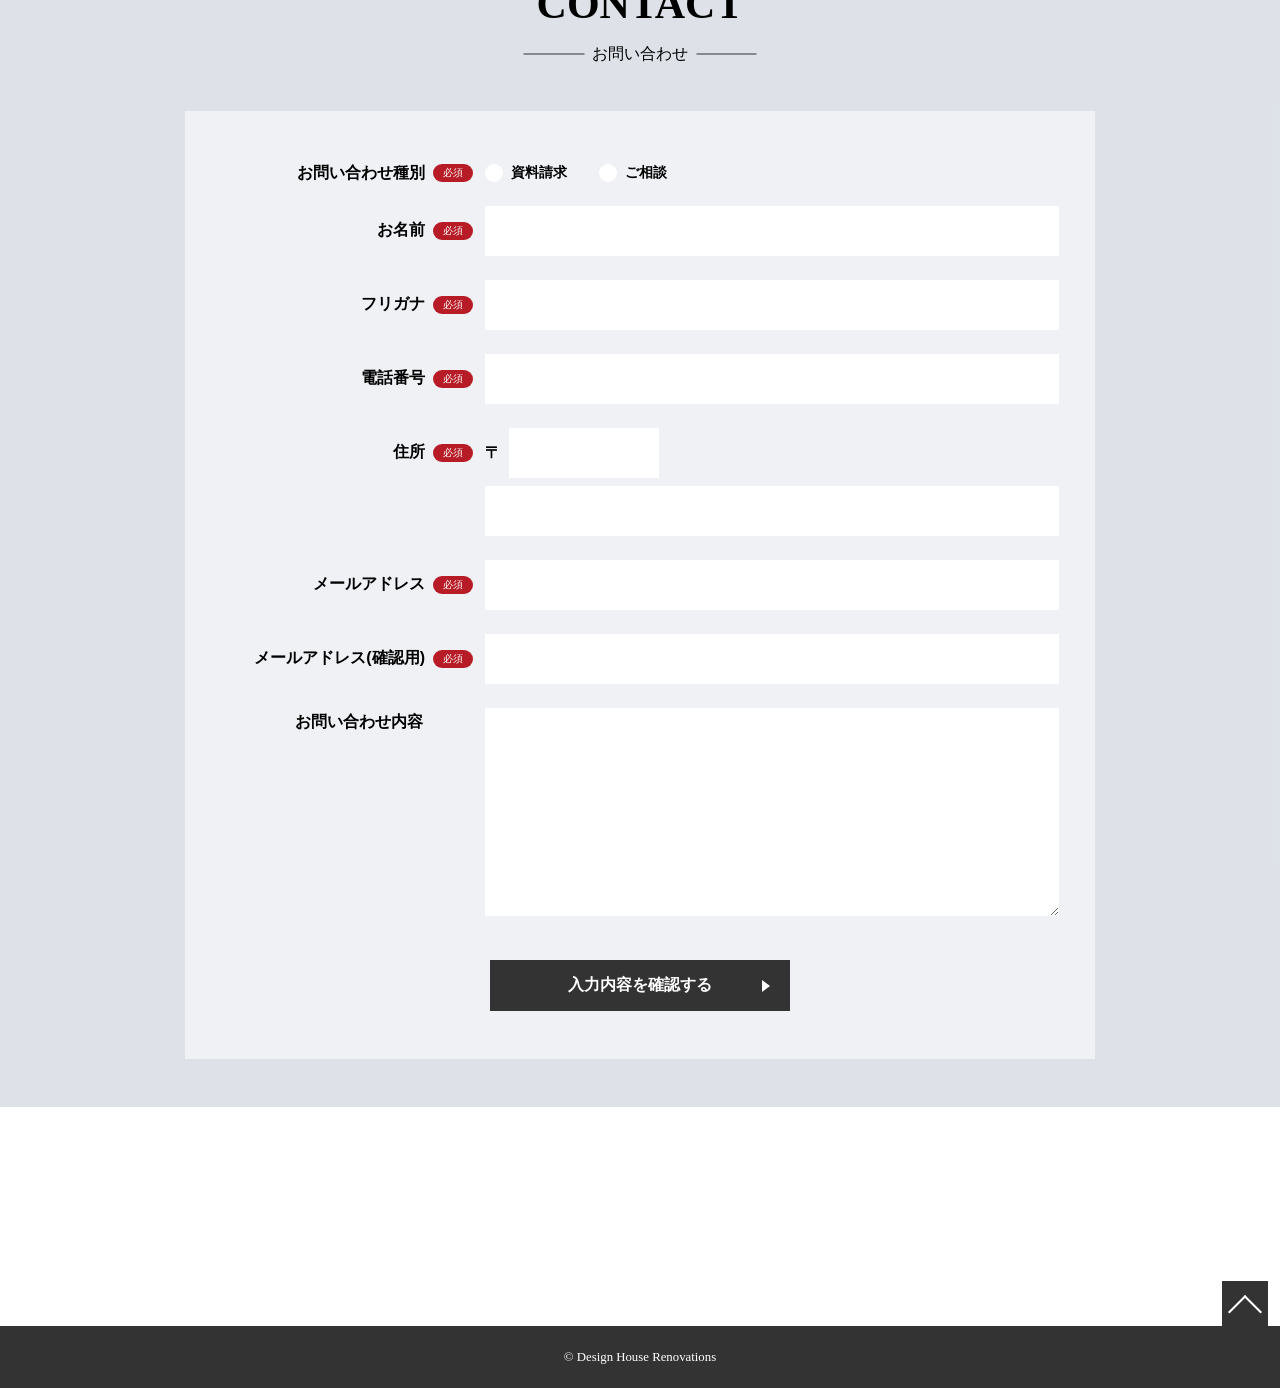
<file: designHouseRenovations/index.html>
<!DOCTYPE html>
<html lang="ja">
<head>
    <meta charset="UTF-8">
    <meta name="viewport" content="width=device-width, initial-scale=1.0">
    <title>Design House Renovations</title>
    <link rel="stylesheet" href="common/reset.css">
    <link rel="icon" href="images/favicon.png" type="image/png"
    <link rel="preconnect" href="https://fonts.googleapis.com">
<link rel="preconnect" href="https://fonts.gstatic.com" crossorigin>
<link href="https://fonts.googleapis.com/css2?family=Noto+Sans:ital,wght@0,100..900;1,100..900&family=Noto+Serif:ital,wght@0,100..900;1,100..900&display=swap" rel="stylesheet">
    <link rel="stylesheet" href="styles/style.css">
</head>
<body class="topPage">
    <header>
        <h1>
            <img src="images/logo.svg" alt="Design House Renovations">
        </h1>
        <nav class="gMenu">
            <input class="menuBtn" type="checkbox" id="menuBtn">
            <label class="menuIcon" for="menuBtn">
                <span class="navicon"></span>
            </label>
            <ul class="menu">
                <li><a href="#conceptArea">コンセプト</a></li>
                <li><a href="#serviceArea">サービス</a></li>
                <li><a href="#flowArea">施工の流れ</a></li>
                <li><a href="#qaArea">よくあるご質問</a></li>
                <li><a href="#contactArea">お問い合わせ</a></li>
            </ul>
        </nav>    
    </header>
    <main>
        <div class="mobileBtnArea">
            <a href="#contactArea"  class="mobileBtn">
                <span class="txtBtn">無料<br>お見積もりは<br>こちら</span>
            </a>
        </div>    
        <section id="topArea">
            <picture>
                <source srcset="images/heropc.png" media="(min-width: 768px)">
                <img src="images/hero.png" alt="リノベーションのイメージ">
            </picture>
        </section>
        <section id="conceptArea" class="sectionConcept">
            <h2 class="sectionTitle"><span class="eng">CONCEPT</span><span class="ja">コンセプト</span></h2>
            <div class="container">
                <h3 class="sectionLead">家族が笑顔になれる場所</h3>
                <p class="sectionText">
                    家族が集う、温かく居心地の良い空間づくりを目指して、幅広い年代の方に安心して過ごしていただける空間づくりや、お手入れのしやすい素材を使用したリフォームをご提案いたします。
                </p>
            </div>
        </section>
        <section id="serviceArea">
            <h2 class="sectionTitle"><span class="eng">SERVICE</span><span class="ja">サービス</span></h2>
            <div class="serviceWrapper">
                <!-- 浴室 -->
                <div class="serviceItem">
                    <div class=Bnr><a href="#"><img src="images/bathroom.png" alt="浴槽"></a></div>
                        <h3>浴室</h3>
                            <p class="serviceText">
                                ご家族が一緒に入れる広めの浴槽や手すり等、安全性に配慮しています。
                            </p>
                    <a href="#" class="moreLink">more</a>
                </div>
                <!-- リビング -->
                <div class="serviceItem">
                    <div class=Bnr><a href="#"><img src="images/living.png" alt="リビング"></a></div>
                        <h3>リビング</h3>
                            <p class="serviceText">
                                照明や家具の配置等、くつろぎやすい空間づくりを大切にしています。
                            </p>
                    <a href="#" class="moreLink">more</a>
                </div>
                <!-- キッチン -->
                <div class="serviceItem">
                    <div class=Bnr><a href="#"><img src="images/kitchen.png" alt="キッチン"></a></div>
                        <h3>キッチン</h3>
                            <p class="serviceText">
                                機能性だけでなく、デザイン性にもこだわっております。
                            </p>
                    <a href="#" class="moreLink">more</a>
                </div>
            </div>
        </section>
        <section id="flowArea">
            <h2 class="sectionTitle"><span class="eng">FLOW</span><span class="jaFlow">施工の流れ</span></h2>
                <div class="container">
                    <ul class="flowList">
                        <li>ご相談</li>
                        <li>現地調査</li>
                        <li>お見積り</li>
                        <li>ご契約</li>
                        <li>施工</li>
                        <li style="margin-bottom: 16px;">お引渡し</li>
                    </ul>
                </div>
        </section>
        <section id="qaArea">
            <h2 class="sectionTitle"><span class="eng">Q&A</span><span class="ja" style="margin-top: 8px;">よくあるご質問</span></h2>
                <div class="container">
                    <dl class="qa-list">
                        <dt>見積りは無料ですか？</dt>
                        <dd>はい。お見積りは無料で承っております。ホームページよりお気軽にお問い合わせください。</dd><br>
                        
                        <dt>普段通り生活をしながらのリフォーム工事は可能ですか？</dt>
                        <dd>はい。もちろん可能です。工事中の箇所は、何日間か使用できなくなる場合もございますのであらかじめご了承ください。大型リフォームの場合には、仮住まいもお薦めしております。</dd>
                    </dl>
                </div>
        </section>
        <section id="contactArea">
            <div class="container">
                <h2 class="sectionTitle"><span class="eng">CONTACT</span><span class="ja">お問い合わせ</span></h2>
             
                <form action="#" method="post" class="contactForm">
                    <div class="formItem">
                        <p class="formLabel" style="padding-top: 5px;">お問い合わせ種別<span class="badge-required">必須</span></p>
                        <div class="formControl">
                            <div class="radioGroup">
                                <fieldset class="type">
                                    <label><input type="radio" name="type" value="資料請求"><span class="radioText">資料請求</span></label>
                                    <label><input type="radio" name="type" value="ご相談"><span class="radioText">ご相談</span></label>
                                </fieldset>
                            </div>
                        </div>
                    </div>
                    <div class="formItem">
                        <label class="formLabel">お名前<span class="badge-required">必須</span></label>
                        <div class="formControl">
                            <input type="text" name="name" class="formInput">
                        </div>
                    </div>
                    <div class="formItem">
                        <label class="formLabel">フリガナ<span class="badge-required">必須</span></label>
                        <div class="formControl">
                            <input type="text" name="kana" class="formInput">
                        </div>
                    </div>
                    <div class="formItem">
                        <label class="formLabel">電話番号<span class="badge-required">必須</span></label>
                        <div class="formControl">
                            <input type="tel" name="tel" class="formInput">
                        </div>
                    </div>
                    <div class="formItem">
                    <label class="formLabel">住所<span class="badge-required">必須</span></label>
                        <div class="formControl">
                            <div class="zipWrapper">
                                <span>〒</span>
                                    <input type="text" id="zip" name="zip" class="formInput zipInput">
                            </div>
                            <input type="text" name="address" class="formInput">
                        </div>
                    </div>
                    <div class="formItem">
                        <label class="formLabel">メールアドレス<span class="badge-required">必須</span></label>
                        <div class="formControl">
                            <input type="email" id="emailAdress" name="userMail" class="formInput formTextArea">
                        </div>
                    </div>
                    <div class="formItem">
                        <label class="formLabel">メールアドレス(確認用)<span class="badge-required">必須</span></label>
                        <div class="formControl">
                            <input type="email" id="emailConfirm" name="userMailConfirm" class="formInput formTextArea">
                        </div>
                    </div>
                    <div class="formItem">
                        <label class="formAsk">お問い合わせ内容</label>
                        <div class="formControl">
                            <textarea id="message" name="message" class="formInput formMessage"></textarea>
                        </div>
                    </div>
                    <div class="btnWrapper">
                        <button type="submit" class="submitBtn">入力内容を確認する</button>
                    </div>
                </form>
            </div>
        </section>
    </main>
    <a href="#" class="pageTop"></a>
    <footer id="footer">
        <small>&copy; Design House Renovations</small>
    </footer>
</body>
</html>
</file>
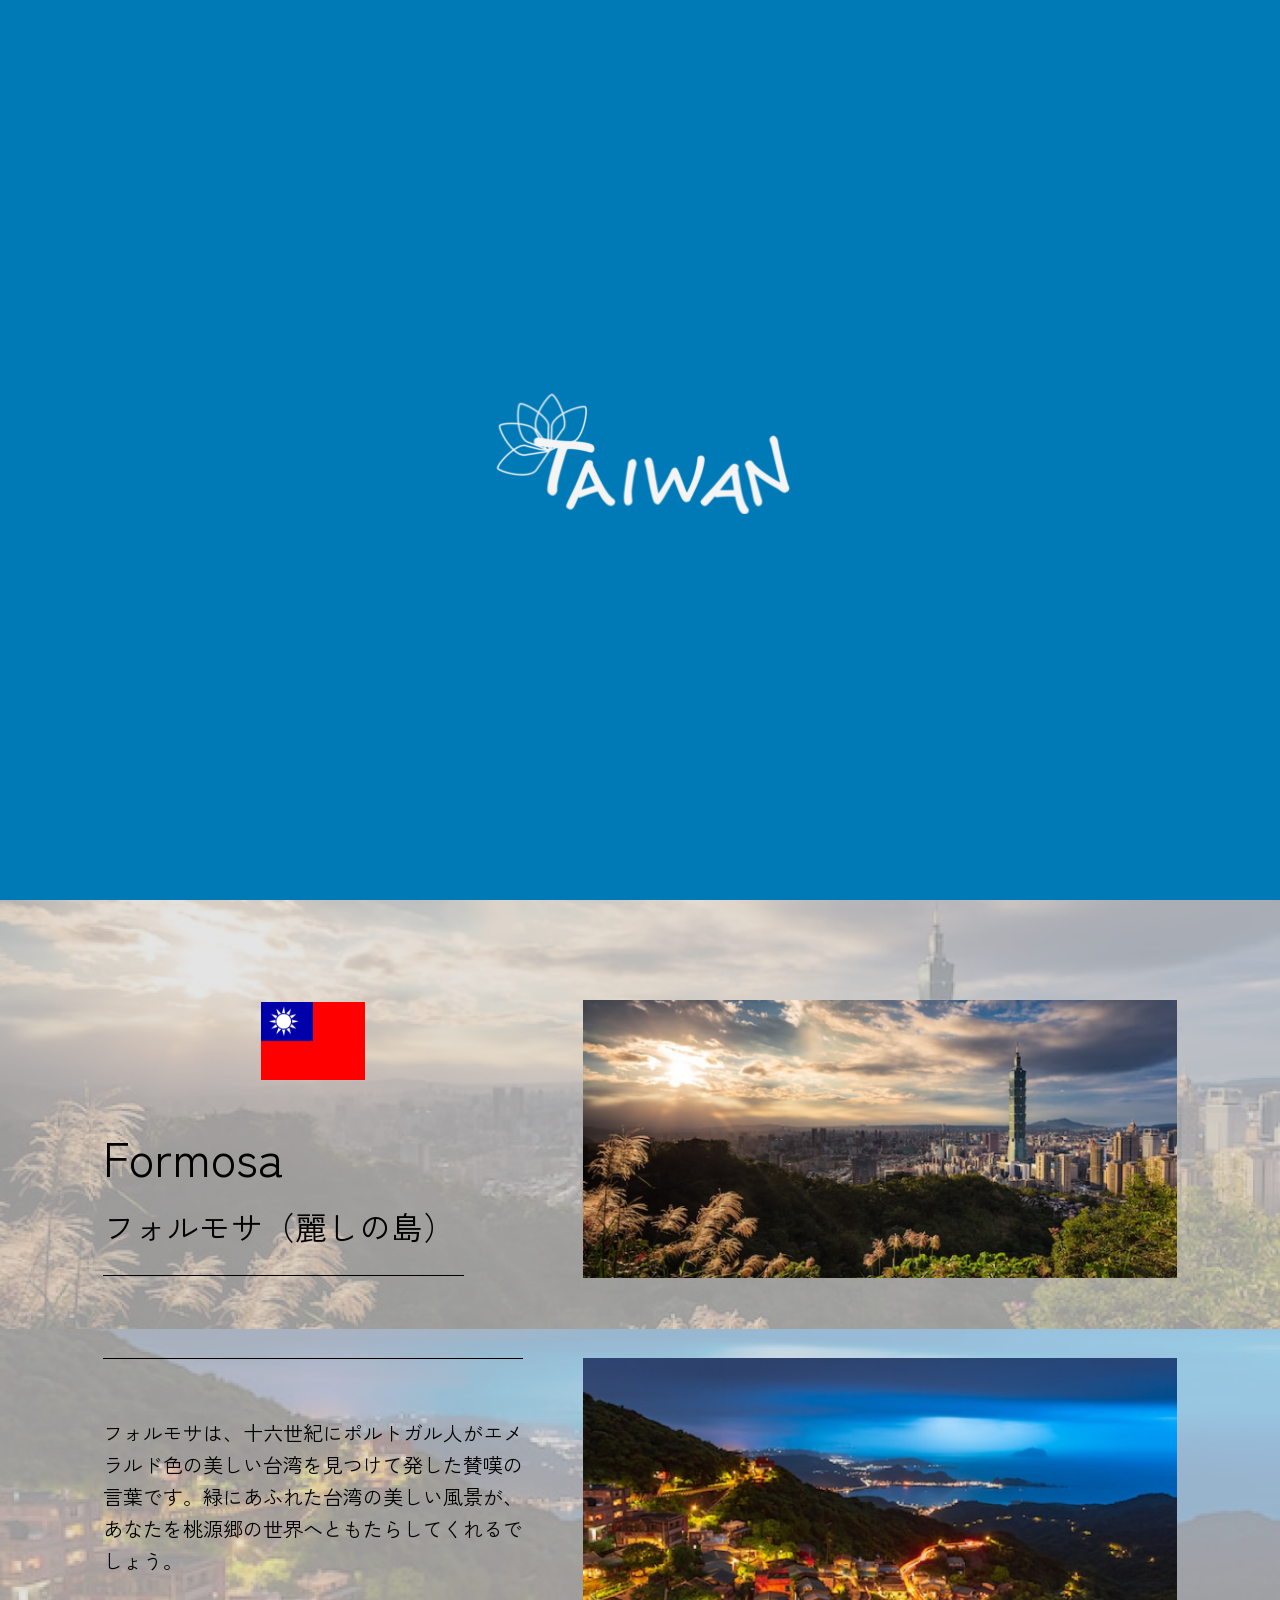
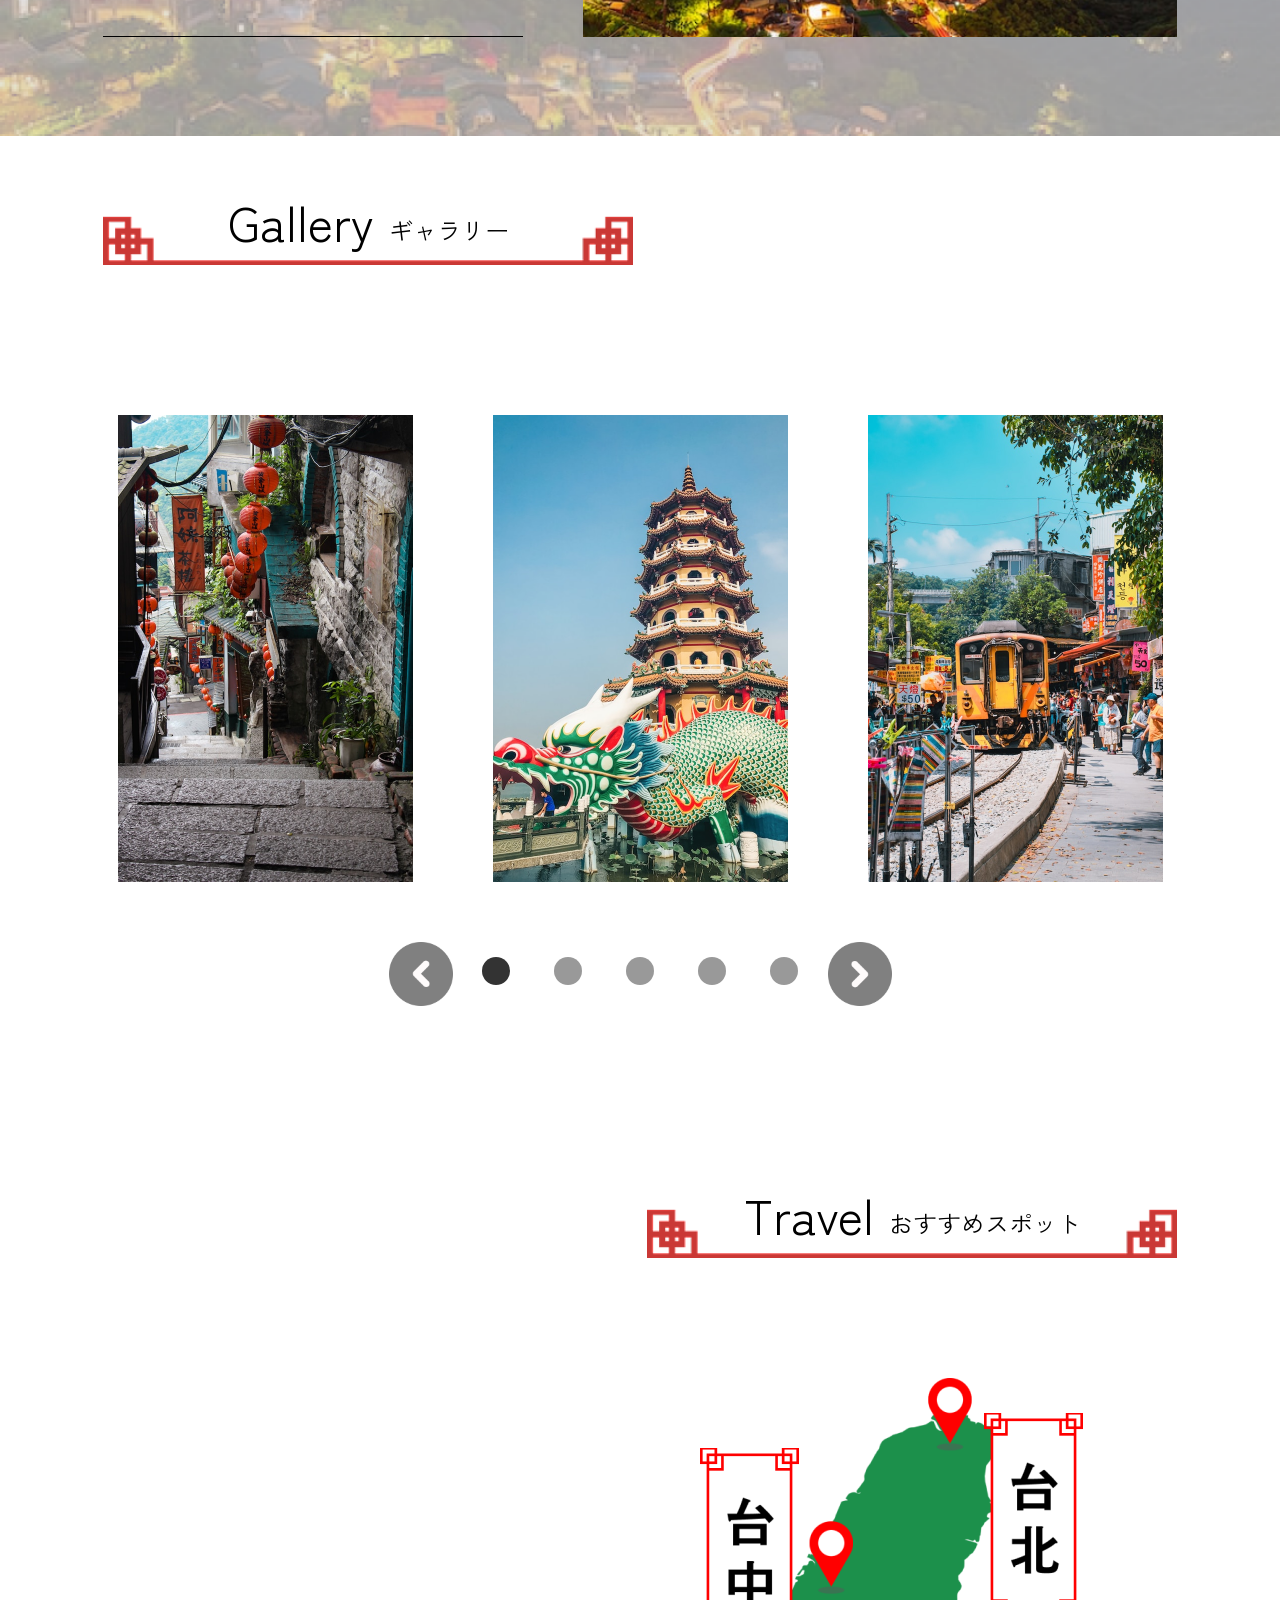
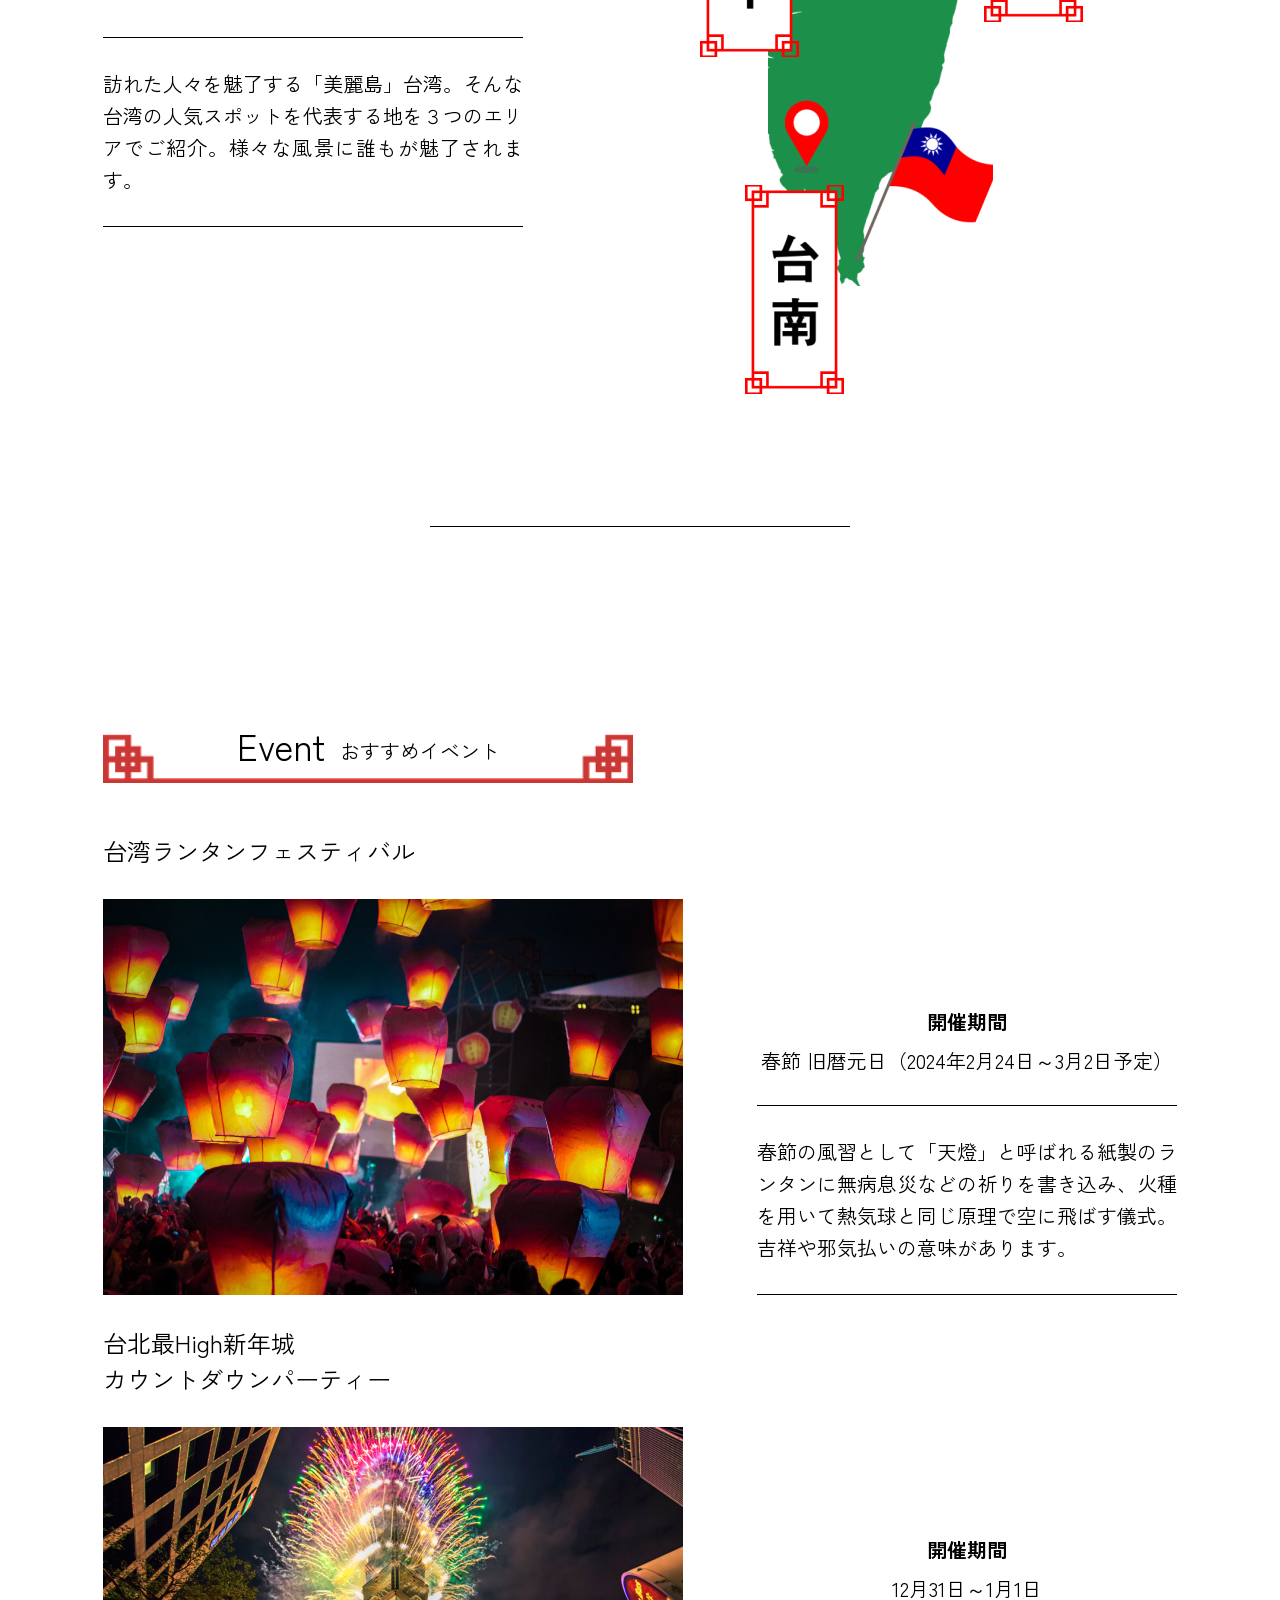
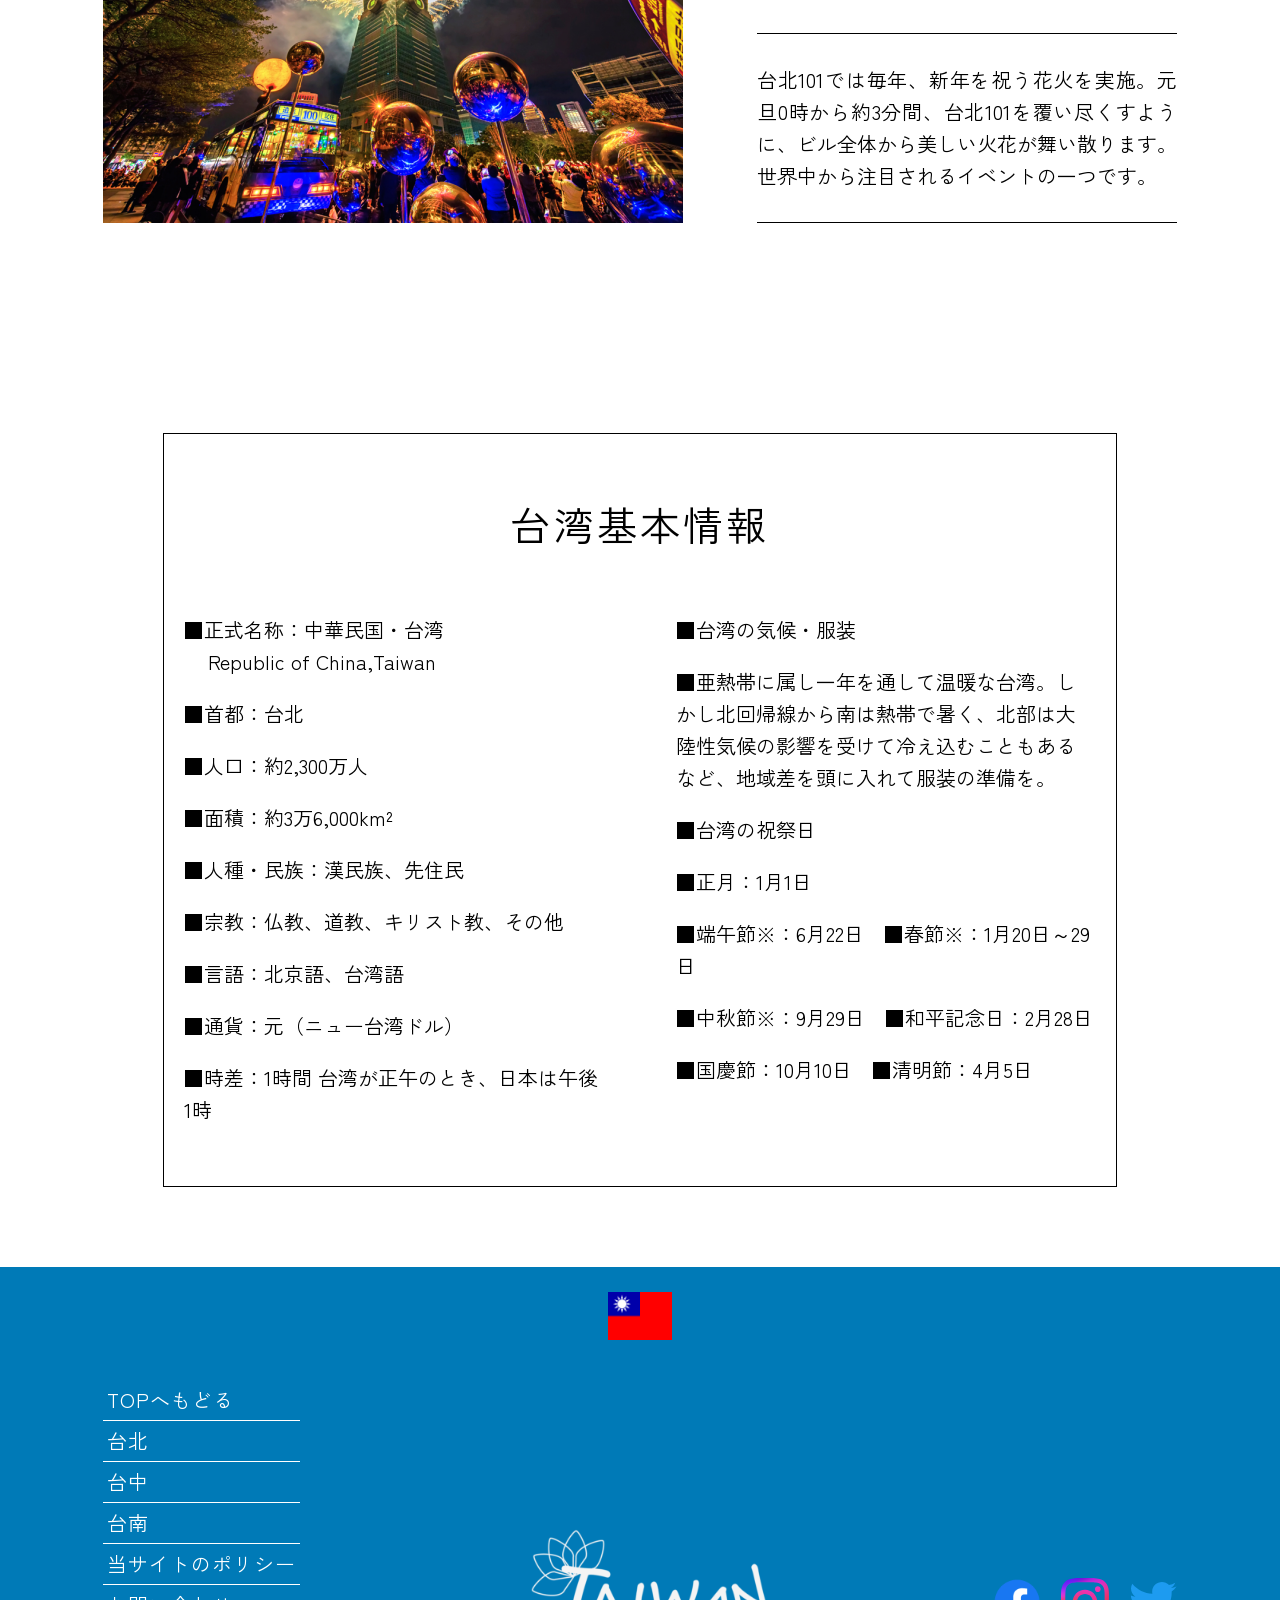
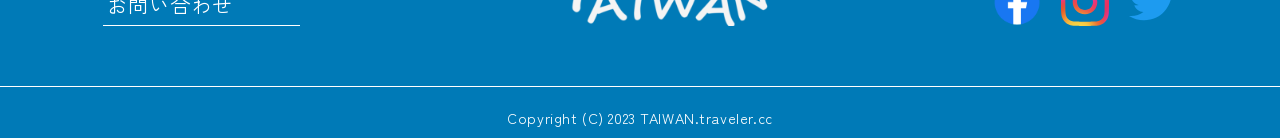
<file: taiwanTravel/index.html>
<!DOCTYPE html>
<html lang="ja">

<head>
    <meta charset="UTF-8">
    <meta name="viewport" content="width=device-width, initial-scale=1.0">
    <meta name="description" content="台湾の魅力を紹介する観光ガイド。台北・台中・台南のおすすめスポットやイベント、基本情報をまとめています。">
    <title>台湾観光ガイド｜TAIWAN traveler</title>
    <link rel="icon" href="favicon.ico" sizes="32x32">
    <link rel="icon" href="common/images/faviconTaiwan.svg" type="image/svg+xml">
    <link rel="apple-touch-icon" href="common/images/appleTouchIcon.png">

    <link rel="stylesheet" href="common/CSS/sanitize.css">
    <link rel="preconnect" href="https://fonts.googleapis.com">
    <link rel="preconnect" href="https://fonts.gstatic.com" crossorigin>
    <link href="https://fonts.googleapis.com/css2?family=Zen+Kaku+Gothic+New&display=swap" rel="stylesheet">
    <link rel="stylesheet" href="common/CSS/loading.css">
    <link rel="stylesheet" href="styles/style.css">
</head>

<body class="bodyView">

    <!-- ローディング演出：body直下の先頭に置く（最初に画面を覆うため） -->
    <div id="loading">
        <div class="loadingLogo">
            <img src="common/images/topHeroLogoSp.svg" alt="">
        </div>
    </div>

    <header class="header">
        <img class="hdlogo" src="common/images/headerTaiwanLogo.svg" alt="TAIWAN">

        <nav class="gnav">
            <a href="#">Top</a>
            <a href="taipei/index.html">台北</a>
            <a href="taichu/index.html">台中</a>
            <a href="tainan/index.html">台南</a>
            <a href="#">当サイトのポリシー</a>
            <a href="#">お問い合わせ</a>
        </nav>

        <!-- ドロワーメニュー（SP用） -->
        <button type="button" class="hamburgerJs hamburger">
            <img src="common/images/openDrawer.svg" alt="メニューを開く">
        </button>

        <nav class="drawerJs">
            <button type="button" class="closeBtnJs">
                <img src="common/images/closeDrawer.svg" alt="メニューを閉じる">
            </button>

            <div class="drawerLogoJs">
                <img src="common/images/headerTaiwanLogo.svg" alt="TAIWAN">
            </div>

            <ul class="drawerMenu">
                <li class="menu">Menu</li>
                <li><a href="#">TOP</a></li>
                <li><a href="taipei/index.html">台北</a></li>
                <li><a href="taichu/index.html">台中</a></li>
                <li><a href="tainan/index.html">台南</a></li>
                <li><a href="#">当サイトのポリシー</a></li>
                <li><a href="#">お問い合わせ</a></li>
            </ul>
        </nav>
    </header>

    <main>

        <!-- ================== ヒーロー ================== -->
        <section class="topArea">
            <picture class="heroLogo">
                <img src="images/topHeroLogoSp.svg" alt="TAIWAN">
            </picture>

            <div class="snsIcon">
                <a href="#" aria-label="Facebook"><img src="common/images/iconFacebook.svg" alt=""></a>
                <a href="#" aria-label="Instagram"><img src="common/images/iconInstagram.svg" alt=""></a>
                <a href="#" aria-label="Twitter"><img src="common/images/iconTwitter.svg" alt=""></a>
            </div>
        </section>

        <!-- ================== Formosa ================== -->
        <section id="formosa">
            <div class="formosaRow formosaRowTop">
                <div class="formosaColText">
                    <picture class="flagImag">
                        <img src="common/images/topFlagSp.svg" alt="台湾の国旗">
                    </picture>

                    <h2 class="title">
                        <span class="eng">Formosa</span>
                        <span class="ja">フォルモサ（麗しの島）</span>
                    </h2>
                    <!-- hrはh2の外に出す（h2の中に置くのはHTML的に不正なため） -->
                    <hr class="sectionDividerFormosa">
                </div>

                <div class="formosaColImg">
                    <picture class="imgMain">
                        <source media="(min-width: 769px)" srcset="images/topFormosa01Pc.png">
                        <img src="images/topFormosa01Sp.png" alt="緑にあふれた台湾の山並み">
                    </picture>
                </div>
            </div>

            <div class="formosaRow formosaRowBottom">
                <div class="formosaColText">
                    <hr class="sectionDivider">
                    <p class="subDisc">フォルモサは、十六世紀にポルトガル人がエメラルド色の美しい台湾を見つけて発した賛嘆の言葉です。緑にあふれた台湾の美しい風景が、あなたを桃源郷の世界へともたらしてくれるでしょう。</p>
                    <hr class="sectionDivider">
                </div>

                <div class="formosaColImg">
                    <picture class="imgMain">
                        <source media="(min-width: 769px)" srcset="images/topFormosa02Pc.png">
                        <img src="images/topFormosa02Sp.png" alt="夜景に照らされた台湾の街並み">
                    </picture>
                </div>
            </div>
        </section>

        <!-- ================== Gallery ================== -->
        <section id="gallery">
            <h2 class="sectionTitle">
                <span class="eng">Gallery</span>
                <span class="ja">ギャラリー</span>
            </h2>

            <div class="gallerySlider">
                <div class="SliderWrap">
                    <ul id="slideContainer" class="sliderList">
                        <li class="sliderItem">
                            <picture>
                                <img src="images/topSlider03Cm.png" alt="台湾の風景写真3">
                            </picture>
                        </li>
                        <li class="sliderItem">
                            <picture>
                                <img src="images/topSlider04Cm.png" alt="台湾の風景写真4">
                            </picture>
                        </li>
                        <li class="sliderItem">
                            <picture>
                                <img src="images/topSlider05Cm.png" alt="台湾の風景写真5">
                            </picture>
                        </li>
                        <li class="sliderItem">
                            <picture>
                                <img src="images/topSlider01Cm.png" alt="台湾の風景写真1">
                            </picture>
                        </li>
                        <li class="sliderItem">
                            <picture>
                                <img src="images/topSlider02Cm.png" alt="台湾の風景写真2">
                            </picture>
                        </li>
                        <li class="sliderItem">
                            <picture>
                                <img src="images/topSlider03Cm.png" alt="">
                            </picture>
                        </li>
                        <li class="sliderItem">
                            <picture>
                                <img src="images/topSlider04Cm.png" alt="">
                            </picture>
                        </li>
                    </ul>
                </div>

                <div class="sliderDotsWrap">
                    <img id="pageDotL" src="images/topSliderIconArrowPc.svg" alt="前の写真へ">
                    <div class="sliderDots">
                        <span class="dot active"></span>
                        <span class="dot"></span>
                        <span class="dot"></span>
                        <span class="dot"></span>
                        <span class="dot"></span>
                    </div>
                    <img id="pageDotR" src="images/topSliderIconArrowPc.svg" alt="次の写真へ">
                </div>
            </div>
        </section>

        <!-- ================== Travel ================== -->
        <section id="travel">
            <h2 class="sectionTitle">
                <span class="eng">Travel</span>
                <span class="ja">おすすめスポット</span>
            </h2>

            <div class="travelRow">
                <div class="travelColText">
                    <hr class="sectionDivider">
                    <p class="subDisc">訪れた人々を魅了する「美麗島」台湾。そんな台湾の人気スポットを代表する地を３つのエリアでご紹介。様々な風景に誰もが魅了されます。</p>
                    <hr class="sectionDivider">
                </div>

                <div class="travelColMap">
                    <div class="mapContainer">
                        <picture class="baseMap">
                            <source media="(min-width: 769px)" srcset="images/topMapPc.png">
                            <img src="images/topMapSp.png" alt="台湾の地図">
                        </picture>

                        <a href="taipei/index.html" class="mapLink linkTaipei">
                            <picture>
                                <source media="(min-width: 769px)" srcset="images/topMapLinkTaipeiPc.png">
                                <img src="images/topMapLinkTaipeiSp.png" alt="台北">
                            </picture>
                        </a>
                        <a href="taichu/index.html" class="mapLink linkTaichu">
                            <picture>
                                <source media="(min-width: 769px)" srcset="images/topMapLinkTaichuPc.png">
                                <img src="images/topMapLinkTaichuSp.png" alt="台中">
                            </picture>
                        </a>
                        <a href="tainan/index.html" class="mapLink linkTainan">
                            <picture>
                                <source media="(min-width: 769px)" srcset="images/topMapLinkTainanPc.png">
                                <img src="images/topMapLinkTainanSp.png" alt="台南">
                            </picture>
                        </a>
                    </div>
                </div>
            </div>

            <hr class="sectionDivider">
        </section>

        <!-- ================== Event ================== -->
        <section id="event">
            <h2 class="sectionTitle">
                <span class="eng">Event</span>
                <span class="ja">おすすめイベント</span>
            </h2>

            <div class="eventRow">
                <div class="eventColLeft">
                    <h3 class="eventTitle">台湾ランタンフェスティバル</h3>
                    <picture class="imgMain">
                        <source media="(min-width: 769px)" srcset="images/topEvent01Pc.png">
                        <img src="images/topEvent01Sp.png" alt="夜空に舞う台湾ランタンフェスティバルの天燈">
                    </picture>
                </div>

                <div class="eventInfo">
                    <p class="eventLabel">開催期間</p>
                    <p class="eventDate">春節 旧暦元日（2024年2月24日～3月2日予定）</p>
                    <hr class="sectionDivider">
                    <p class="eventDesc">春節の風習として「天燈」と呼ばれる紙製のランタンに無病息災などの祈りを書き込み、火種を用いて熱気球と同じ原理で空に飛ばす儀式。吉祥や邪気払いの意味があります。</p>
                    <hr class="sectionDivider">
                </div>
            </div>

            <div class="eventRow">
                <div class="eventColLeft">
                    <h3 class="eventTitle">台北最High新年城<br>カウントダウンパーティー</h3>
                    <picture class="imgMain">
                        <source media="(min-width: 769px)" srcset="images/topEvent02Pc.png">
                        <img src="images/topEvent02Sp.png" alt="台北101から打ち上がる新年の花火">
                    </picture>
                </div>

                <div class="eventInfo">
                    <p class="eventLabel">開催期間</p>
                    <p class="eventDate">12月31日～1月1日</p>
                    <hr class="sectionDivider">
                    <p class="eventDesc">台北101では毎年、新年を祝う花火を実施。元旦0時から約3分間、台北101を覆い尽くすように、ビル全体から美しい火花が舞い散ります。世界中から注目されるイベントの一つです。</p>
                    <hr class="sectionDivider">
                </div>
            </div>
        </section>

        <!-- ================== 基本情報 ================== -->
        <section class="info" data-screen-label="Info">
            <div class="inner">
                <div class="infoBox">
                    <h2 class="infoTitle">台湾基本情報</h2>

                    <div class="infoCols">
                        <ul class="infoList infoCol">
                            <li>■正式名称：中華民国・台湾<span class="indent">Republic of China,Taiwan</span></li>
                            <li>■首都：台北</li>
                            <li>■人口：約2,300万人</li>
                            <li>■面積：約3万6,000km²</li>
                            <li>■人種・民族：漢民族、先住民</li>
                            <li>■宗教：仏教、道教、キリスト教、その他</li>
                            <li>■言語：北京語、台湾語</li>
                            <li>■通貨：元（ニュー台湾ドル）</li>
                            <li>■時差：1時間 台湾が正午のとき、日本は午後1時</li>
                        </ul>

                        <ul class="infoList infoCol">
                            <li>■台湾の気候・服装</li>
                            <li>■亜熱帯に属し一年を通して温暖な台湾。しかし北回帰線から南は熱帯で暑く、北部は大陸性気候の影響を受けて冷え込むこともあるなど、地域差を頭に入れて服装の準備を。</li>
                            <li>■台湾の祝祭日</li>
                            <li>■正月：1月1日</li>
                            <li>■端午節※：6月22日　■春節※：1月20日～29日</li>
                            <li>■中秋節※：9月29日　■和平記念日：2月28日</li>
                            <li>■国慶節：10月10日　■清明節：4月5日</li>
                        </ul>
                    </div>
                </div>
            </div>
        </section>

        <a href="#" class="pageTop" aria-label="ページ上部へ戻る"></a>
    </main>

    <footer class="footer">
        <img class="footerFlag" src="images/topFlagSp.svg" alt="台湾の国旗">

        <div class="footerMain">
            <nav class="footerNav">
                <a href="#">TOPへもどる</a>
                <a href="taipei/index.html">台北</a>
                <a href="taichu/index.html">台中</a>
                <a href="tainan/index.html">台南</a>
                <a href="#">当サイトのポリシー</a>
                <a href="#">お問い合わせ</a>
            </nav>

            <div class="footerGroup">
                <a href="#" class="footerLogo">
                    <img src="common/images/footerTaiwanLogoSp.svg" alt="TAIWAN">
                </a>

                <div class="footerSns">
                    <a href="#" aria-label="Facebook"><img src="common/images/iconFacebook.svg" alt=""></a>
                    <a href="#" aria-label="Instagram"><img src="common/images/iconInstagram.svg" alt=""></a>
                    <a href="#" aria-label="Twitter"><img src="common/images/iconTwitter.svg" alt=""></a>
                </div>
            </div>
        </div>

        <small class="footerCopy">Copyright (C) 2023 TAIWAN.traveler.cc</small>
    </footer>

    <!-- スクリプトは </body> の直前にまとめる -->
    <script src="common/scripts/loading.js"></script>
    <script src="scripts/script.js"></script>
</body>

</html>
</file>
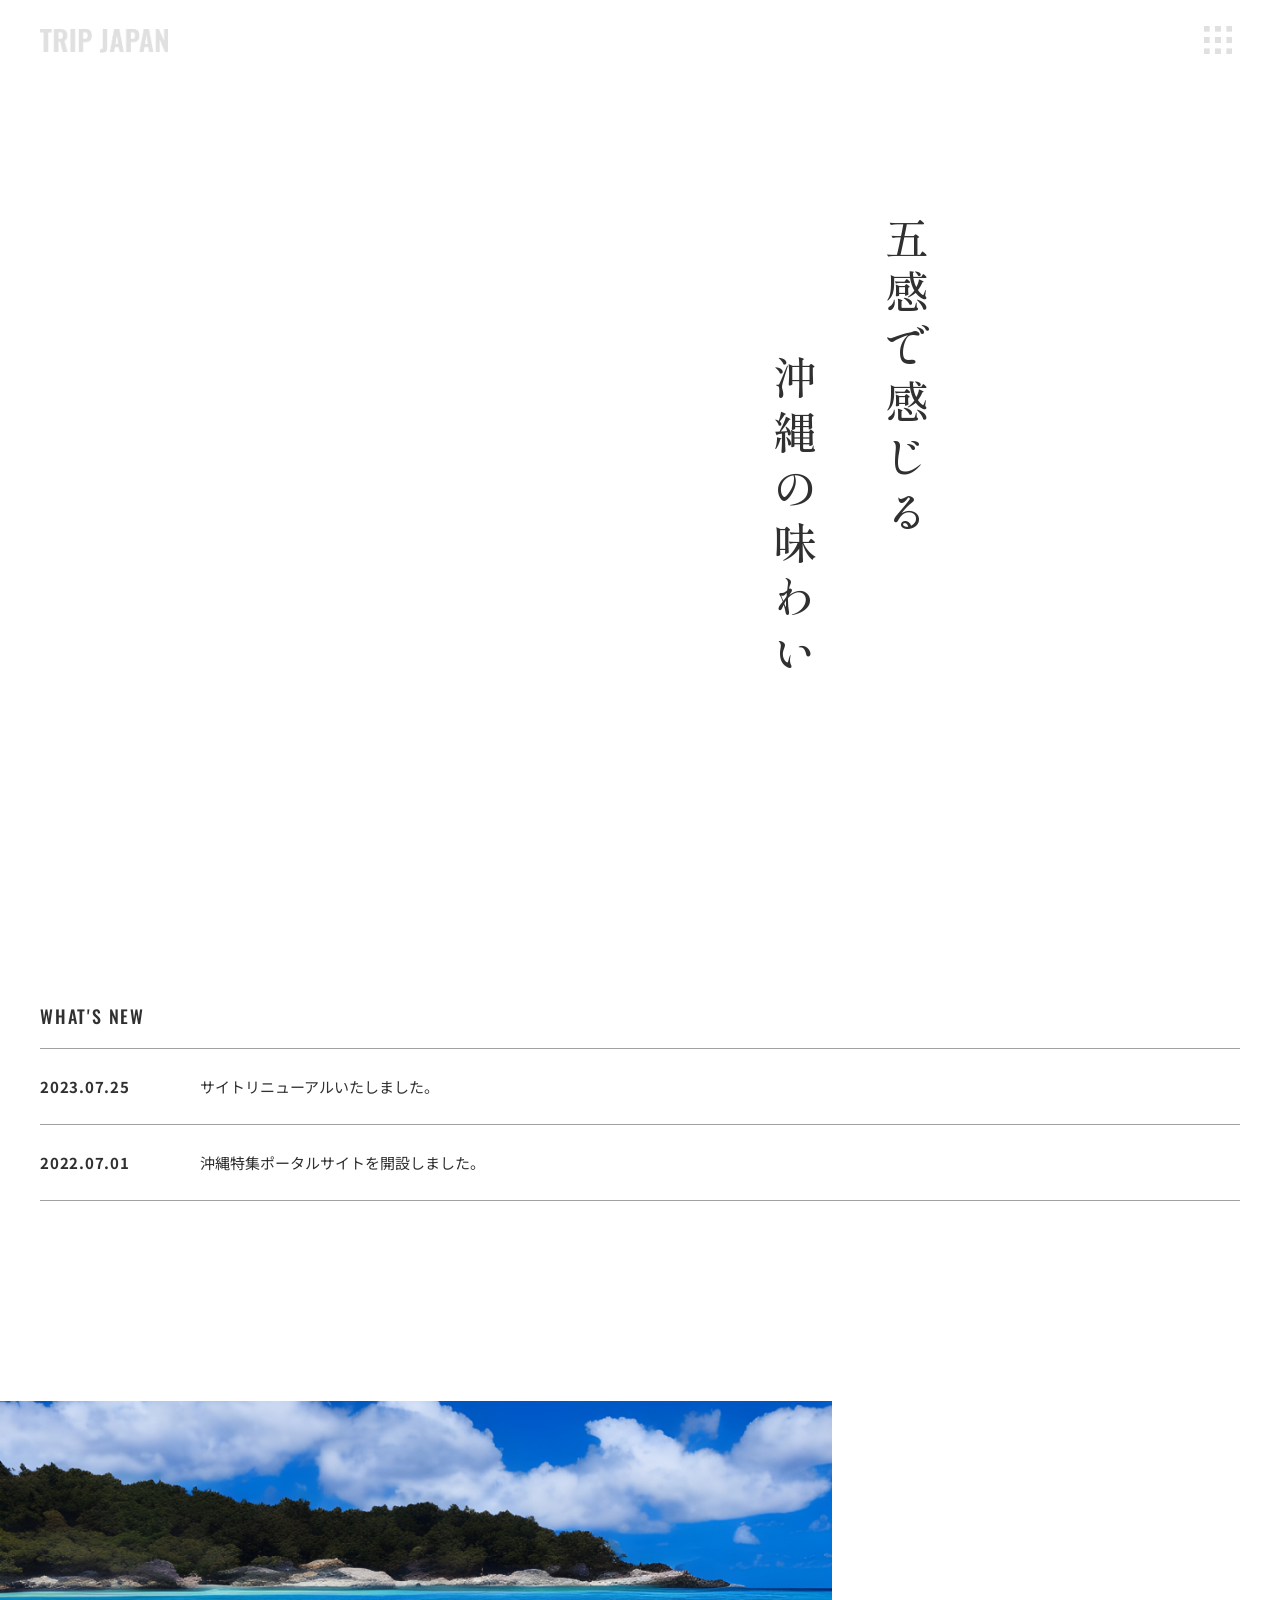
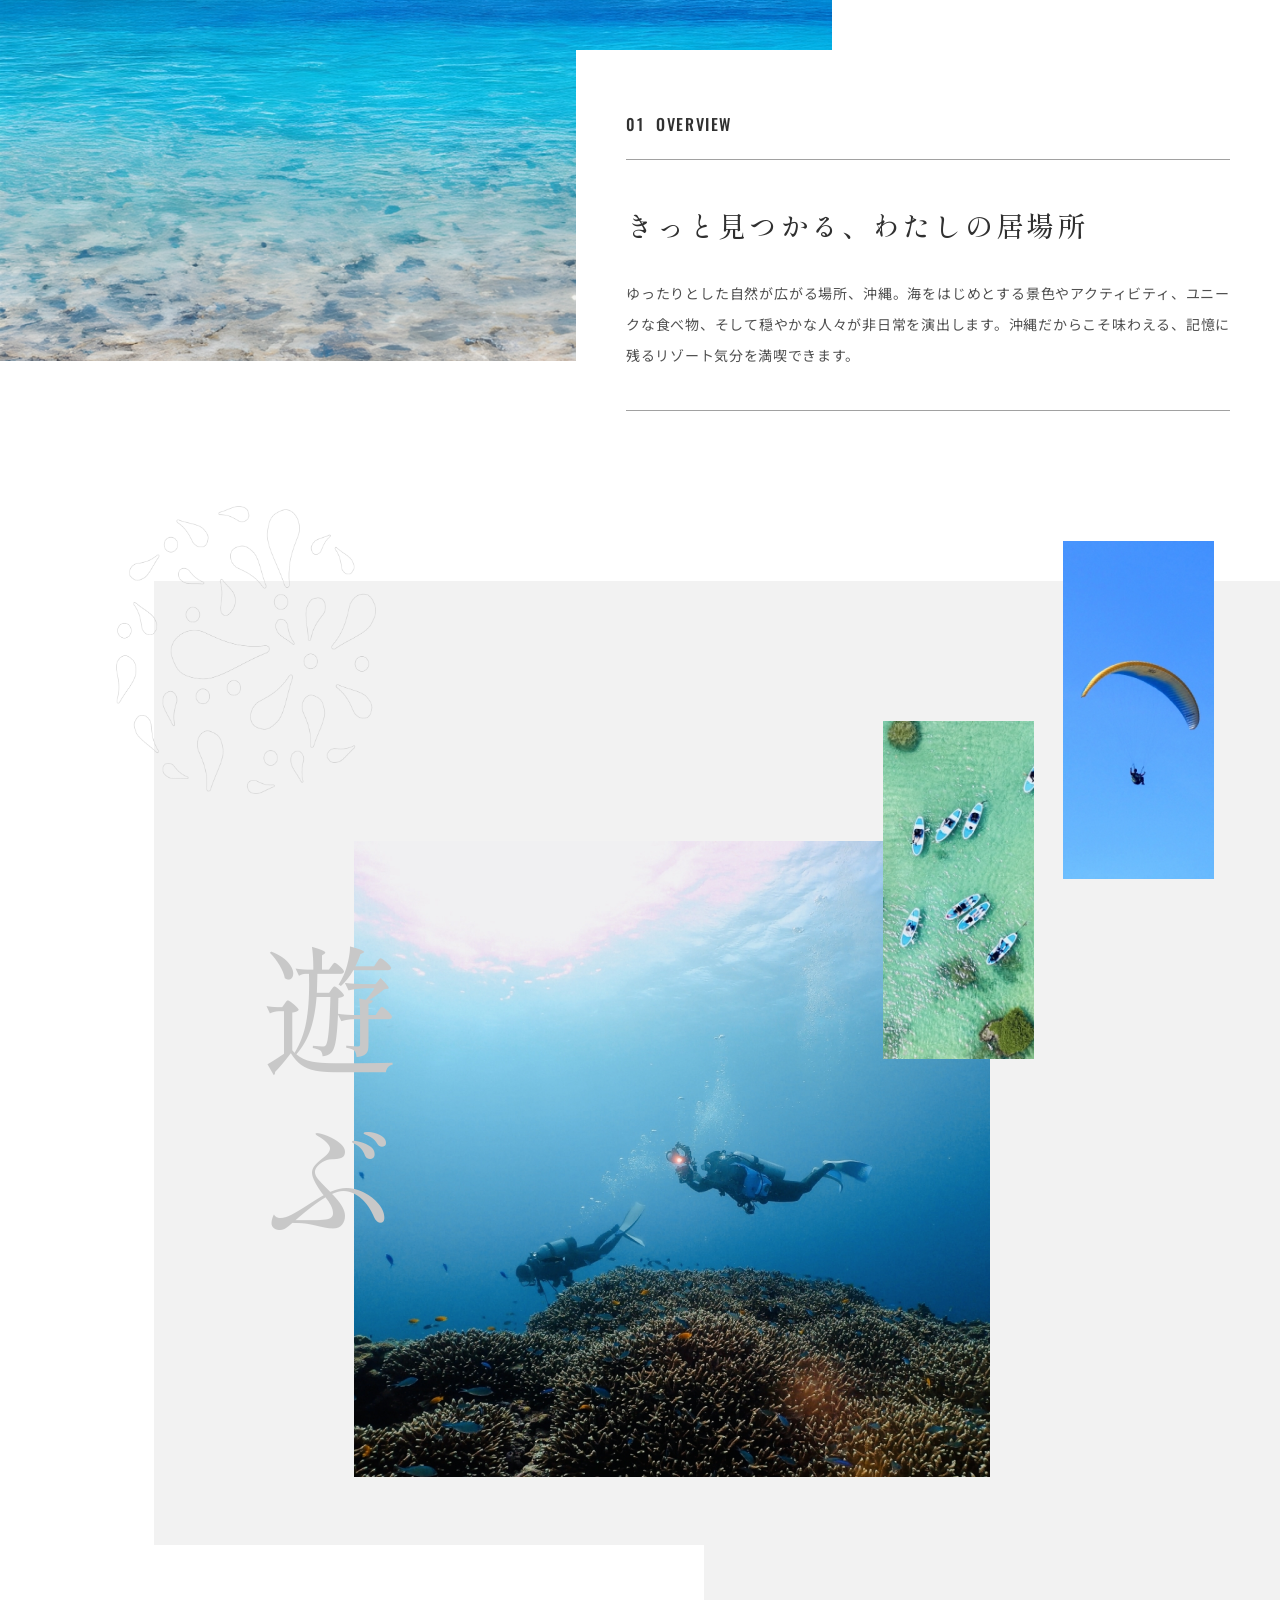
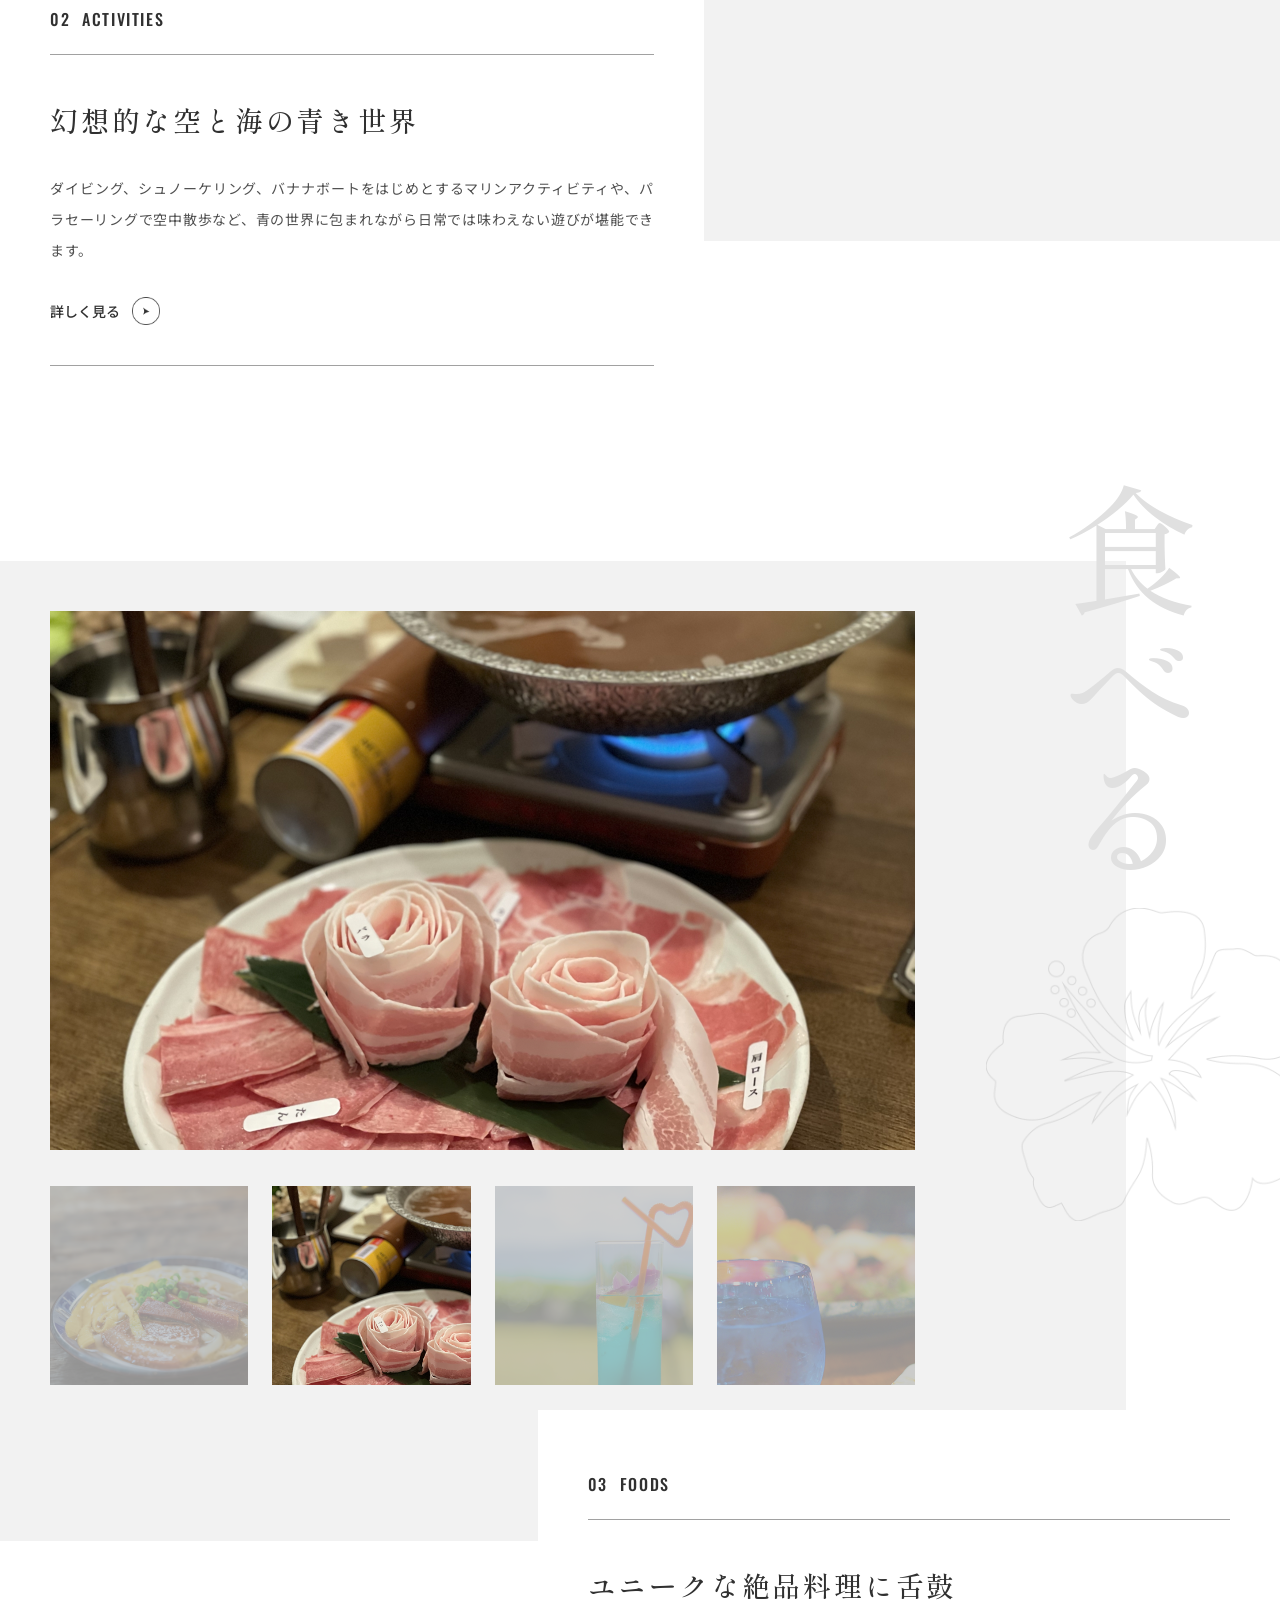
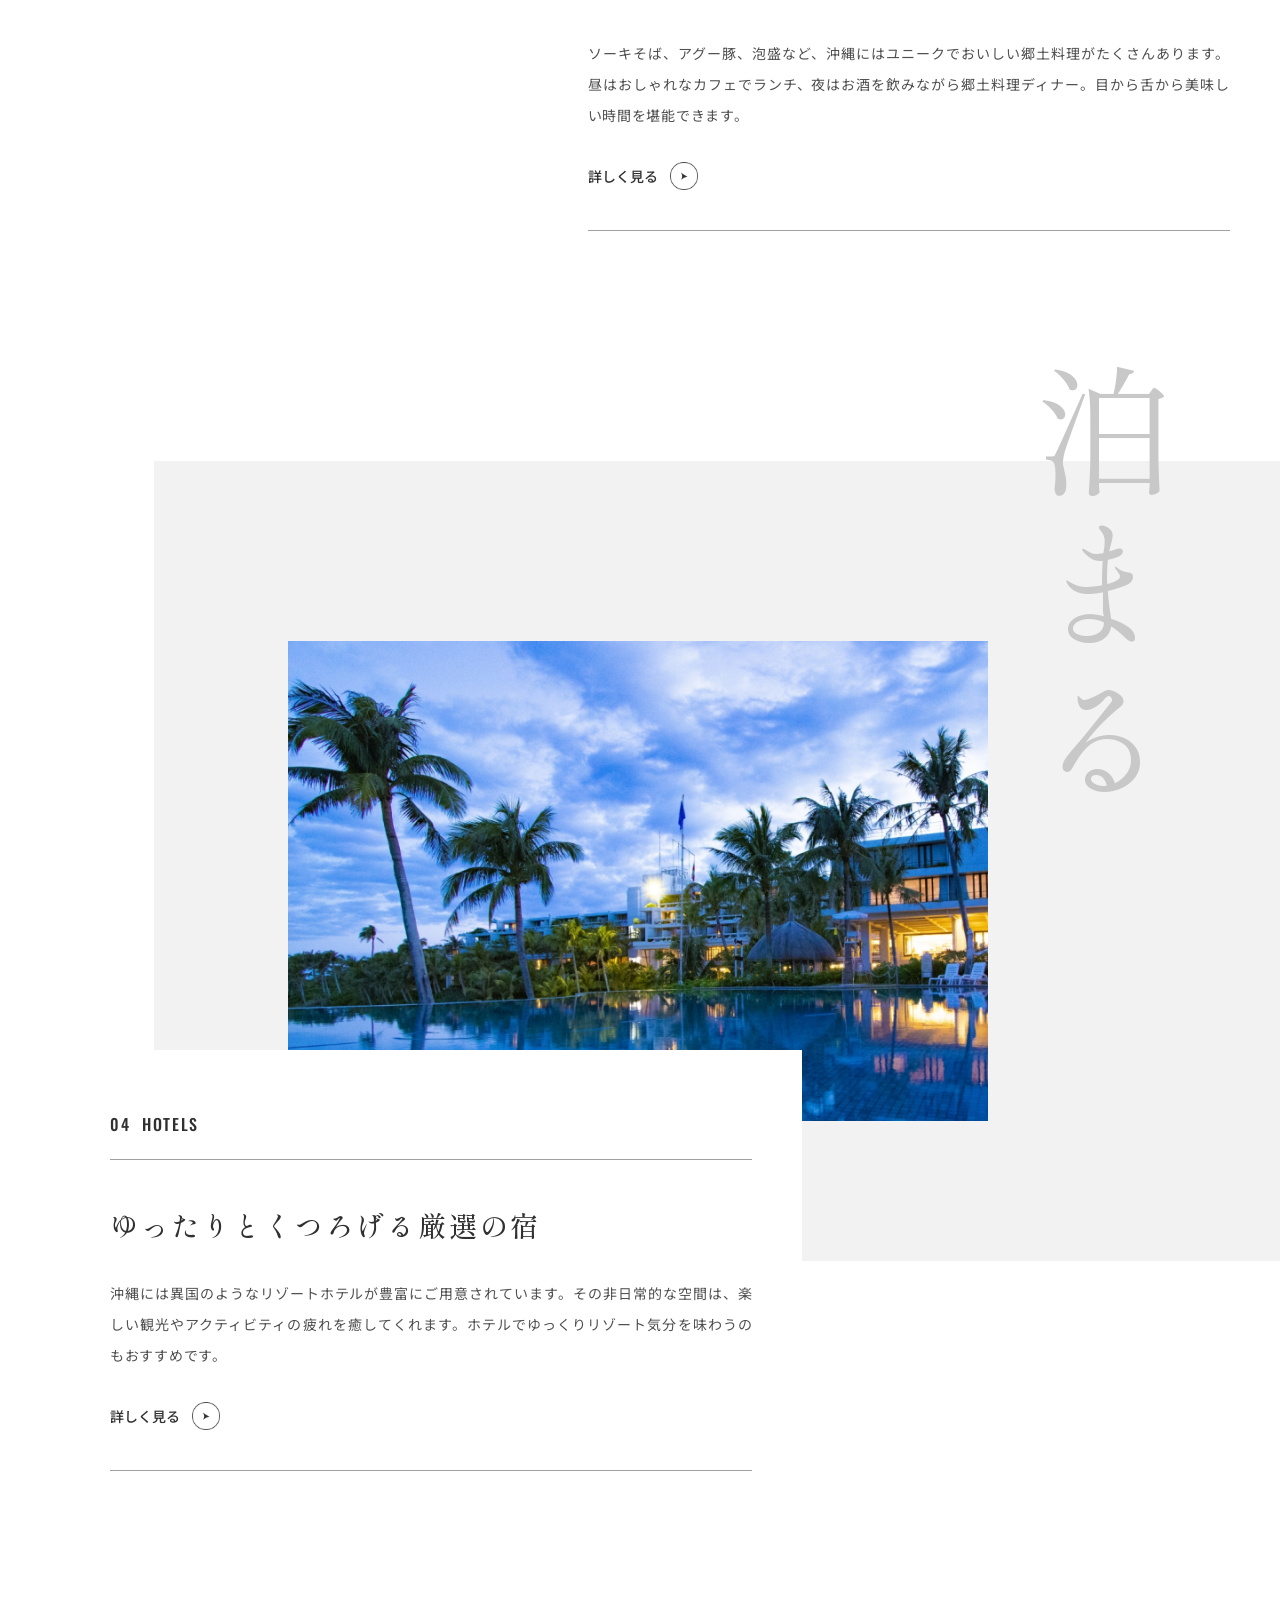
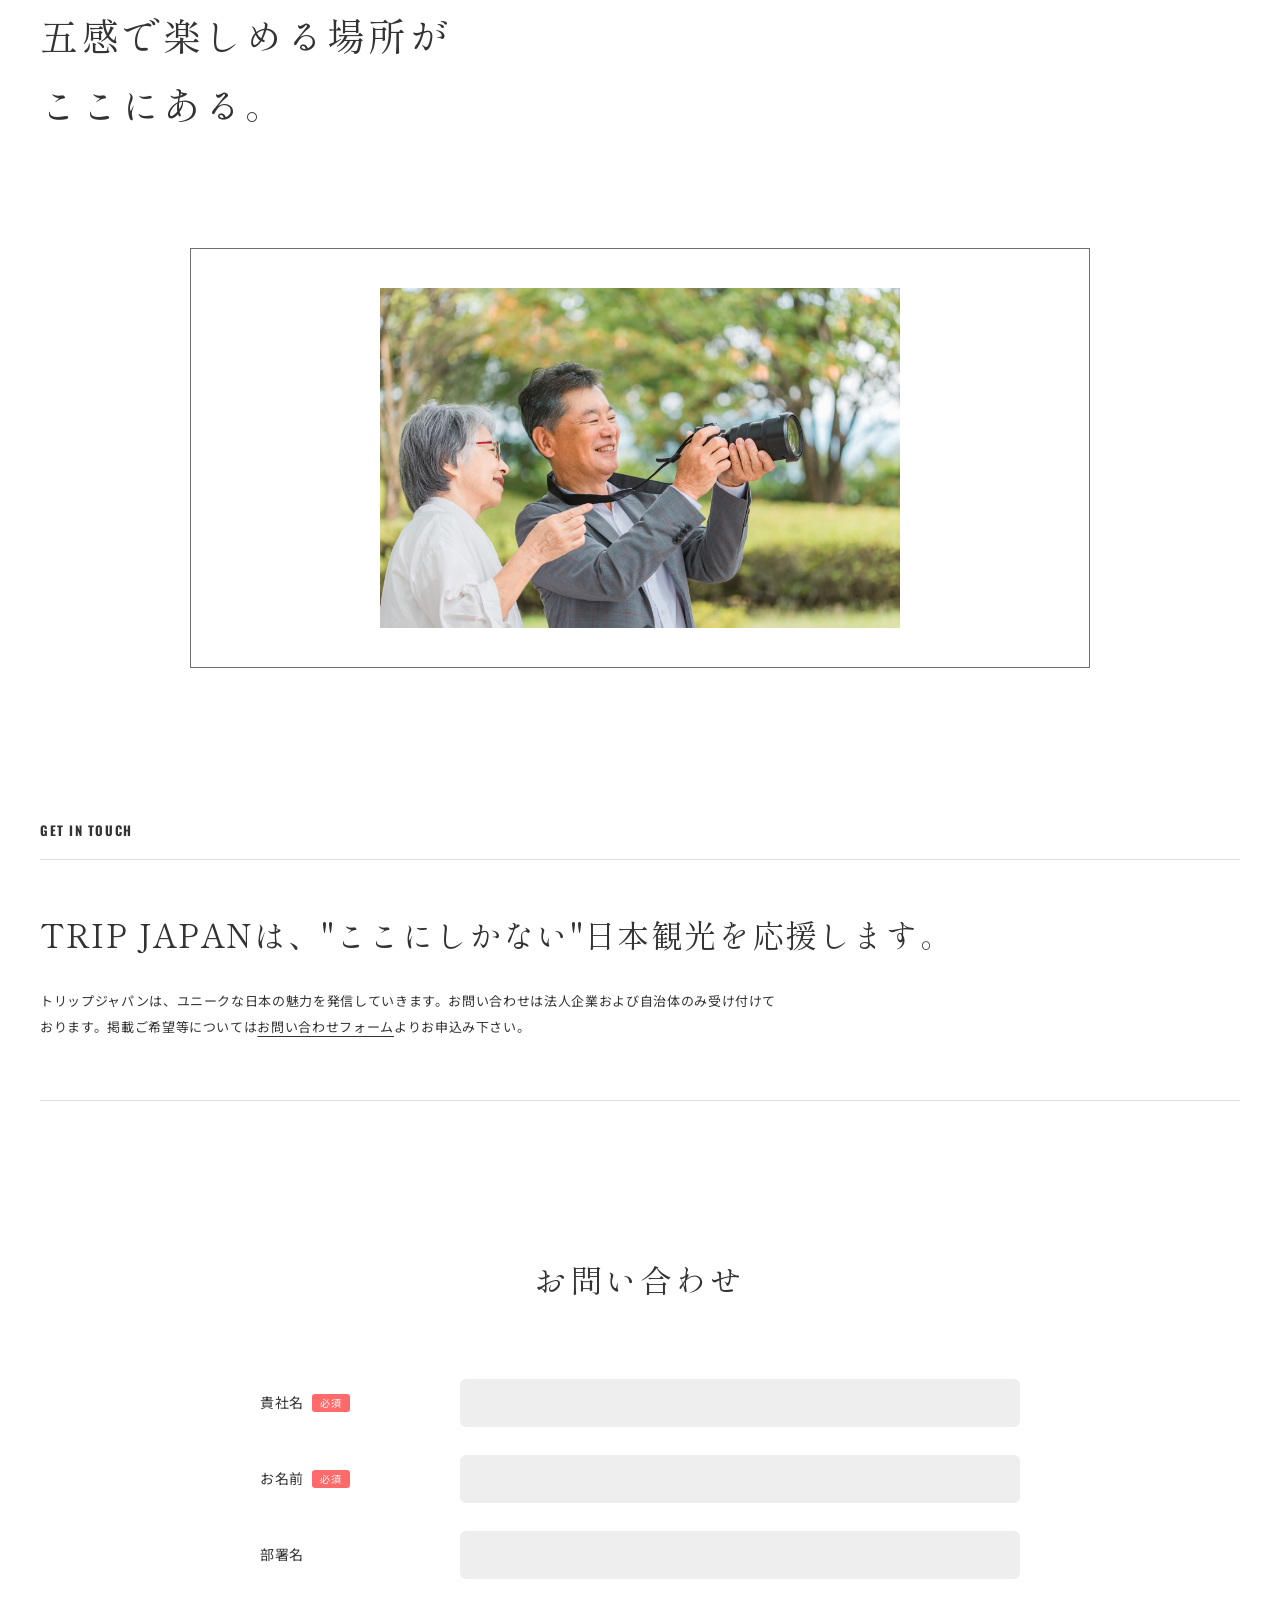
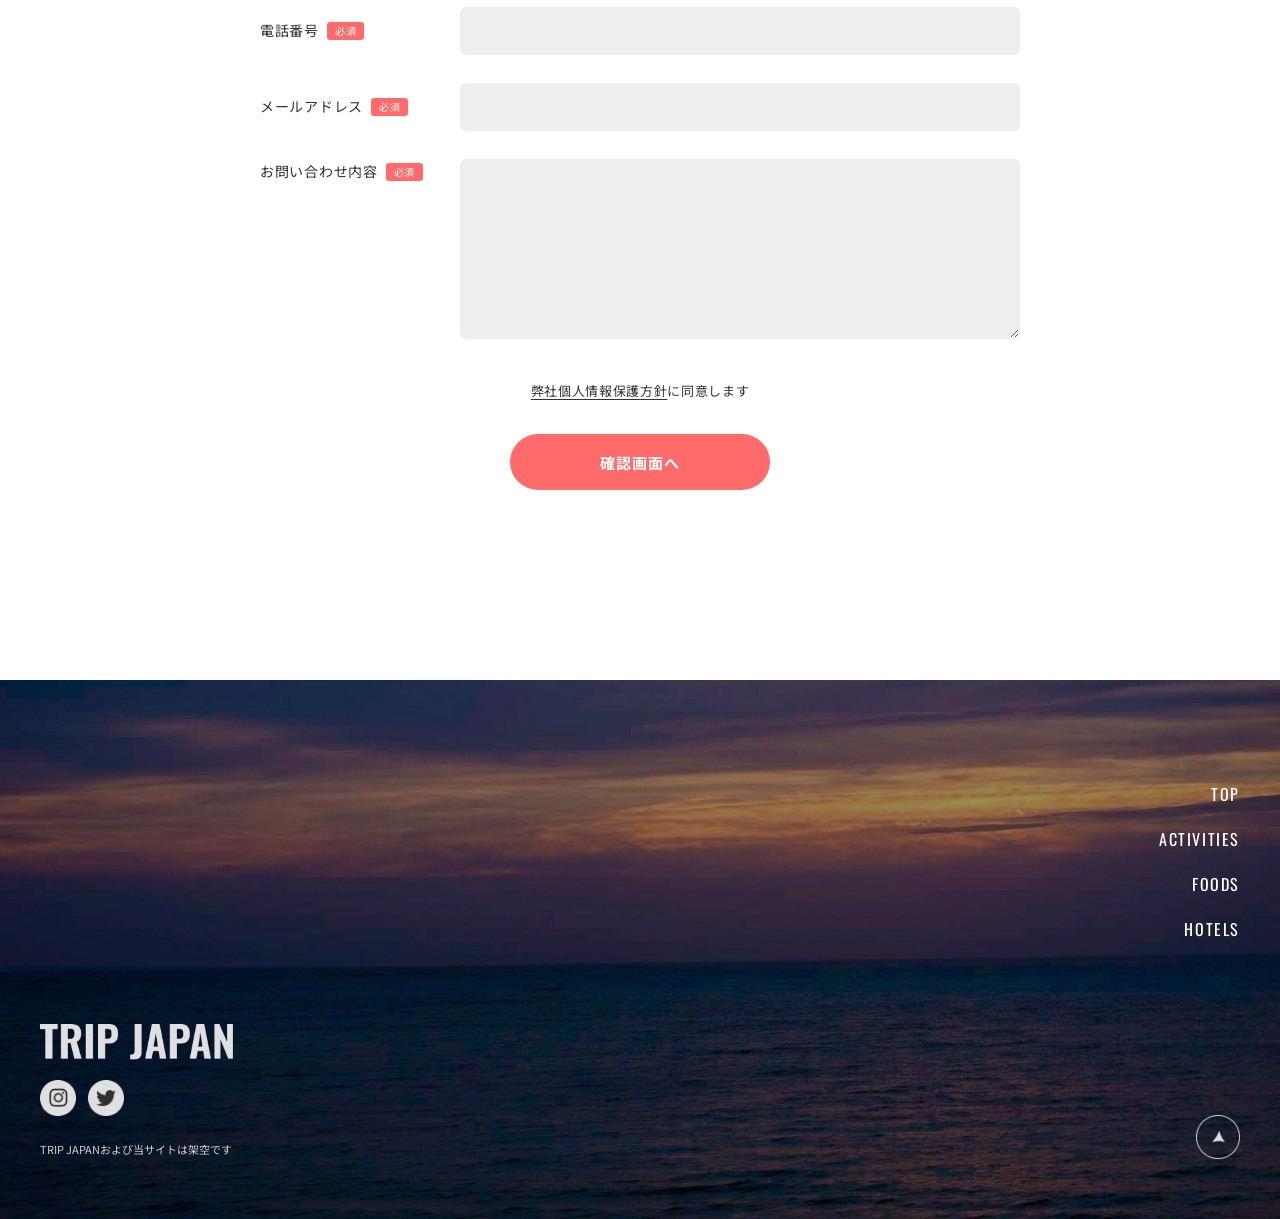
<file: tripJapan/index.html>
<!DOCTYPE html>
<html lang="ja">
<head>
  <meta charset="UTF-8">
  <meta name="viewport" content="width=device-width, initial-scale=1.0">
  <title>TRIP JAPAN</title>

  <!-- Google Fonts -->
  <link rel="preconnect" href="https://fonts.googleapis.com">
  <link rel="preconnect" href="https://fonts.gstatic.com" crossorigin>
  <link href="https://fonts.googleapis.com/css2?family=Noto+Sans+JP:wght@400;500;700&family=Oswald:wght@400;500&family=Shippori+Mincho:wght@400;500;600&display=swap" rel="stylesheet">
  <link rel="icon" href="favicon/favicon.ico" sizes="32x32">
  <link rel="icon" href="favicon/favicon.svg" type="image/svg+xml">
  <link rel="apple-touch-icon" href="favicon/apple-touch-icon.png">
  <link rel="manifest" href="favicon/site.webmanifest">
  <meta name="theme-color" content="#FB6868">

  <!-- 1. リセットCSS（先頭で読み込み） -->
  <link rel="stylesheet" href="common/reset.css">
  
  <!-- 2. メインスタイルシート -->
  <link rel="stylesheet" href="style/style.css">

  <!-- 3. JS有効判定（フェードイン初期状態をJS有効時のみ適用するため） -->
  <script>document.documentElement.classList.add('jsEnabled');</script>
</head>
<body>

  <!-- ヘッダー（背景は透明・スクロールしても固定表示） -->
  <header class="header">
    <div class="header__inner">
      <h1 class="header__logo">
        <a href="#">
          <img src="image/logo.png" alt="TRIP JAPAN">
        </a>
      </h1>
      <!-- ドロワーメニューの開閉ボタン（jsDrawerToggle が JavaScript の対象） -->
      <button class="header__menuBtn jsDrawerToggle" type="button" aria-label="メニューを開く">
        <img src="image/menu.png" alt="MENU">
      </button>
    </div>
  </header>

  <!-- 全画面ドロワーメニュー -->
  <div class="drawer jsDrawer" aria-hidden="true">
    <div class="drawer__inner">
    
      <!-- ドロワーヘッダー（ロゴ ＆ 閉じるボタン） -->
      <div class="drawer__header">
        <div class="drawer__logo">
          <img src="image/logo.png" alt="TRIP JAPAN">
        </div>
        <button class="drawer__closeBtn jsDrawerToggle" type="button" aria-label="メニューを閉じる">
          <svg class="drawer__closeIcon" viewBox="0 0 40 40" width="32" height="32">
            <line x1="8" y1="8" x2="32" y2="32" stroke="#CCCCCC" stroke-width="1.5" stroke-linecap="round" />
            <line x1="32" y1="8" x2="8" y2="32" stroke="#CCCCCC" stroke-width="1.5" stroke-linecap="round" />
          </svg>
        </button>
      </div>

      <!-- メインナビゲーション -->
      <nav class="drawer__nav">
        <ul class="drawer__menu">
          <!-- 現在表示中のページには isActive を付与 -->
          <li class="drawer__item isActive">
            <a href="index.html" class="drawer__link">
              <span class="drawer__linkText">トップ</span>
              <span class="drawer__arrow"></span>
            </a>
          </li>
          <li class="drawer__item">
            <a href="activities.html" class="drawer__link">
              <span class="drawer__linkText">アクティビティ</span>
              <span class="drawer__arrow"></span>
            </a>
          </li>
          <li class="drawer__item">
            <a href="foods.html" class="drawer__link">
              <span class="drawer__linkText">沖縄絶品料理</span>
              <span class="drawer__arrow"></span>
            </a>
          </li>
          <li class="drawer__item">
            <a href="hotels.html" class="drawer__link">
              <span class="drawer__linkText">宿泊施設</span>
              <span class="drawer__arrow"></span>
            </a>
          </li>
        </ul>
      </nav>

      <!-- SNSアイコン -->
      <div class="drawer__sns">
        <a href="#" aria-label="Instagram" class="drawer__snsLink">
          <img src="image/instagramIcon2.png" alt="Instagram">
        </a>
        <a href="#" aria-label="Twitter" class="drawer__snsLink">
          <img src="image/twitterIcon2.png" alt="Twitter">
        </a>
      </div>

    </div>
  </div>

  <!-- メインコンテンツ -->
  <main class="mainContent">
    <!-- HEROエリア -->
    <section class="hero">
    <!-- スライド1 -->
    <div class="hero__slide hero__slide--1">
        <div class="hero__inner">
        <div class="hero__imgBox hero__imgBox--left">
            <img src="image/frontHero1.png" alt="広がる青の世界">
        </div>
        <div class="hero__imgBox hero__imgBox--right">
            <img src="image/frontHero1.png" alt="広がる青の世界">
        </div>
        <p class="hero__subText">広がる青の世界</p>
        </div>
    </div>

    <!-- スライド2 -->
    <div class="hero__slide hero__slide--2">
        <div class="hero__inner">
        <div class="hero__imgBox hero__imgBox--left">
            <img src="image/frontHero2.png" alt="絶品郷土料理">
        </div>
        <div class="hero__imgBox hero__imgBox--right">
            <img src="image/frontHero2.png" alt="絶品郷土料理">
        </div>
        <p class="hero__subText">絶品郷土料理</p>
        </div>
    </div>

    <!-- スライド3 -->
    <div class="hero__slide hero__slide--3">
        <div class="hero__inner">
        <div class="hero__imgBox hero__imgBox--left">
            <img src="image/frontHero3.png" alt="異国のような宿">
        </div>
        <div class="hero__imgBox hero__imgBox--right">
            <img src="image/frontHero3.png" alt="異国のような宿">
        </div>
        <p class="hero__subText">異国のような宿</p>
        </div>
    </div>

    <!-- 中央キャッチコピー（固定表示） -->
    <div class="hero__catchWrapper">
        <h2 class="hero__catchBox hero__catchBox--right">
        沖縄の味わい
        </h2>
        <h2 class="hero__catchBox hero__catchBox--left">
        五感で感じる
        </h2>
    </div>
    </section>

    <!-- WHAT'S NEW エリア -->
    <section class="news">
    <div class="news__inner">
        <h2 class="news__title fadeUp">WHAT'S NEW</h2>
        <dl class="news__list fadeUp fadeDelay1">
        <div class="news__item">
            <dt class="news__date">2023.07.25</dt>
            <dd class="news__text"><a href="#">サイトリニューアルいたしました。</a></dd>
        </div>
        <div class="news__item">
            <dt class="news__date">2022.07.01</dt>
            <dd class="news__text"><a href="#">沖縄特集ポータルサイトを開設しました。</a></dd>
        </div>
        </dl>
    </div>
    </section>

    <!-- OVERVIEW エリア -->
    <section class="overview">
    <div class="overview__inner">
        <!-- 左側〜上部に広がる背景画像 -->
        <div class="overview__imgBox fadeLeft">
        <img src="image/fpOverviewImg.png" alt="美しい沖縄の海">
        </div>

        <!-- 右下に重なる白背景テキストエリア -->
        <div class="overview__content fadeRight fadeDelay1">
        <div class="overview__header">
            <span class="overview__num">01</span>
            <h2 class="overview__title">OVERVIEW</h2>
        </div>

        <h3 class="overview__catch">きっと見つかる、わたしの居場所</h3>

        <p class="overview__description">
            ゆったりとした自然が広がる場所、沖縄。海をはじめとする景色やアクティビティ、ユニークな食べ物、そして穏やかな人々が非日常を演出します。沖縄だからこそ味わえる、記憶に残るリゾート気分を満喫できます。
        </p>
        </div>
    </div>
    </section>

    <!-- ACTIVITIES（遊ぶ）エリア -->
    <section class="activities">
    <div class="activities__inner">
        <!-- グレーの背景枠エリア -->
        <div class="activities__bgBox fadeIn">
        <!-- 水滴モチーフ装飾 -->
        <div class="activities__deco">
            <img src="image/hanabi.png" alt="">
        </div>

        <!-- 縦書きタイポグラフィ -->
        <div class="activities__verticalText">遊ぶ</div>

        <!-- メイン画像（ダイビング） -->
        <div class="activities__mainImg fadeDown fadeDelay2">
            <img src="image/activitiesPracticeImg3.png" alt="ダイビング風景">
        </div>

        <!-- サブ画像1（SUP：中央右） -->
        <div class="activities__subImg activities__subImg--sup fadeDown fadeDelay1">
            <img src="image/activitiesPracticeImg2.png" alt="SUPアクティビティ">
        </div>

        <!-- サブ画像2（パラセーリング：右上飛び出し） -->
        <div class="activities__subImg activities__subImg--para fadeDown">
            <img src="image/activitiesPracticeImg1.png" alt="パラセーリング">
        </div>
        </div>

        <!-- 下部に重なる白背景テキストボックス -->
        <div class="activities__content fadeUp">
        <div class="activities__header">
            <span class="activities__num">02</span>
            <h2 class="activities__title">ACTIVITIES</h2>
        </div>

        <h3 class="activities__catch">幻想的な空と海の青き世界</h3>

        <p class="activities__description">
            ダイビング、シュノーケリング、バナナボートをはじめとするマリンアクティビティや、パラセーリングで空中散歩など、青の世界に包まれながら日常では味わえない遊びが堪能できます。
        </p>

        <a href="activities.html" class="activities__link">
            <span>詳しく見る</span>
            <img src="image/arrowIconRight.png" alt="">
        </a>
        </div>
    </div>
    </section>

<!-- FOODS（食べる）エリア -->
<section class="foods">
  <div class="foods__inner">
    <div class="foods__bgBox fadeLeft">
      <div class="foods__verticalText">食べる</div>
      <div class="foods__deco">
        <img src="image/hybiscas.png" alt="">
      </div>

      <!-- メイン画像（4枚を重ねて配置） -->
      <div class="foods__mainImg">
        <img src="image/fpFoodsImg1.png" alt="ソーキそば" class="foods__mainItem isActive">
        <img src="image/fpFoodsImg2.png" alt="アグー豚のしゃぶしゃぶ" class="foods__mainItem">
        <img src="image/fpFoodsImg3.png" alt="トロピカルドリンク" class="foods__mainItem">
        <img src="image/fpFoodsImg4.png" alt="泡盛とグラス" class="foods__mainItem">
      </div>

      <!-- サブ画像ギャラリー（4連サムネイル） -->
      <ul class="foods__thumbList">
        <li class="foods__thumbItem isActive" data-index="0">
          <img src="image/fpFoodsImgThum1.png" alt="ソーキそば">
        </li>
        <li class="foods__thumbItem" data-index="1">
          <img src="image/fpFoodsImgThum2.png" alt="アグー豚のしゃぶしゃぶ">
        </li>
        <li class="foods__thumbItem" data-index="2">
          <img src="image/fpFoodsImgThum3.png" alt="トロピカルドリンク">
        </li>
        <li class="foods__thumbItem" data-index="3">
          <img src="image/fpFoodsImgThum4.png" alt="泡盛とグラス">
        </li>
      </ul>
    </div>

        <!-- 右下に重なる白背景テキストボックス -->
        <div class="foods__content fadeRight fadeDelay1">
          <div class="foods__header">
            <span class="foods__num">03</span>
            <h2 class="foods__title">FOODS</h2>
          </div>

          <h3 class="foods__catch">ユニークな絶品料理に舌鼓</h3>

          <p class="foods__description">
            ソーキそば、アグー豚、泡盛など、沖縄にはユニークでおいしい郷土料理がたくさんあります。昼はおしゃれなカフェでランチ、夜はお酒を飲みながら郷土料理ディナー。目から舌から美味しい時間を堪能できます。
          </p>

          <a href="foods.html" class="foods__link">
            <span>詳しく見る</span>
            <img src="image/arrowIconRight.png" alt="">
          </a>
        </div>
      </div>
    </section>
    <!-- HOTELS（泊まる）エリア -->
<section class="hotels">
  <div class="hotels__inner">
    <!-- グレーの下地（右寄せ） -->
    <div class="hotels__bgBox fadeLeft">
      <!-- 縦書きテキスト「泊まる」 -->
      <div class="hotels__verticalText">泊まる</div>

      <!-- スライダー（3枚自動切り替え） -->
      <div class="hotels__slider">
        <div class="hotels__slide hotels__slide--2">
          <img src="image/hotelSlider2.png" alt="リゾートホテルのプール">
        </div>
        <div class="hotels__slide hotels__slide--3">
          <img src="image/hotelSlider3.png" alt="プライベートプール">
        </div>
        <div class="hotels__slide hotels__slide--1">
          <img src="image/hotelSlider1.png" alt="夕景のリゾート">
        </div>
      </div>
    </div>

    <!-- 重なる白背景テキストボックス（左下配置） -->
    <div class="hotels__content fadeLeft fadeDelay1">
      <div class="hotels__header">
        <span class="hotels__num">04</span>
        <h2 class="hotels__title">HOTELS</h2>
      </div>

      <h3 class="hotels__catch">ゆったりとくつろげる厳選の宿</h3>

      <p class="hotels__description">
        沖縄には異国のようなリゾートホテルが豊富にご用意されています。その非日常的な空間は、楽しい観光やアクティビティの疲れを癒してくれます。ホテルでゆっくりリゾート気分を味わうのもおすすめです。
      </p>

      <a href="hotels.html" class="hotels__link">
        <span>詳しく見る</span>
        <img src="image/arrowIconRight.png" alt="">
      </a>
    </div>
  </div>
</section>

  <!-- SENSES（五感）セクション -->
  <section class="senses">
    <div class="senses__inner">
      
      <!-- 左上見出しエリア -->
      <div class="senses__heading fadeUp">
        <h2 class="senses__title">五感で楽しめる場所が<br>ここにある。</h2>
      </div>

      <!-- カルーセルスライダーエリア -->
      <div class="senses__sliderWrapper fadeUp fadeDelay1">
        <!-- 前面の四角い大きな罫線枠（3枚画像にまたがるフレーム） -->
        <div class="senses__frame"></div>

        <div class="senses__slider">
          <!-- スライド画像（2 -> 1 -> 3 の順序で右方向連続ループ） -->
          <div class="senses__slide senses__slide--2">
            <img src="image/commonSlideImg2.png" alt="五感で楽しめる場所2">
          </div>
          <div class="senses__slide senses__slide--1">
            <img src="image/commonSlideImg1.png" alt="五感で楽しめる場所1">
          </div>
          <div class="senses__slide senses__slide--3">
            <img src="image/commonSlideImg3.png" alt="五感で楽しめる場所3">
          </div>
        </div>
      </div>
      
      <!-- GET IN TOUCH エリア -->
    <div class="senses__touch">
      <div class="senses__touchHeader fadeUp">
        <span class="senses__touchLabel">GET IN TOUCH</span>
      </div>

      <div class="senses__touchBody fadeUp fadeDelay1">
        <h3 class="senses__touchTitle">
          TRIP JAPANは、"ここにしかない"日本観光を応援します。
        </h3>
        <p class="senses__touchText">
          トリップジャパンは、ユニークな日本の魅力を発信していきます。お問い合わせは法人企業および自治体のみ受け付けて<br>おります。掲載ご希望等については<a href="index.html#contact" class="senses__touchLink">お問い合わせフォーム</a>よりお申込み下さい。
        </p>
      </div>
    </div>

    </div>
  </section>

  <!-- お問い合わせフォームセクション -->
<section class="contact" id="contact">
  <div class="contact__inner">
    <h1 class="contact__title fadeUp">お問い合わせ</h1>

    <form class="contact__form fadeUp fadeDelay1" action="#" method="post">
      
      <!-- 貴社名 -->
      <div class="contact__item">
        <label for="company" class="contact__label">
          貴社名<span class="contact__badge">必須</span>
        </label>
        <div class="contact__inputWrap">
          <input type="text" id="company" name="company" class="contact__input" required>
        </div>
      </div>

      <!-- お名前 -->
      <div class="contact__item">
        <label for="name" class="contact__label">
          お名前<span class="contact__badge">必須</span>
        </label>
        <div class="contact__inputWrap">
          <input type="text" id="name" name="name" class="contact__input" required>
        </div>
      </div>

      <!-- 部署名 -->
      <div class="contact__item">
        <label for="department" class="contact__label">
          部署名
        </label>
        <div class="contact__inputWrap">
          <input type="text" id="department" name="department" class="contact__input">
        </div>
      </div>

      <!-- 電話番号 -->
      <div class="contact__item">
        <label for="tel" class="contact__label">
          電話番号<span class="contact__badge">必須</span>
        </label>
        <div class="contact__inputWrap">
          <input type="tel" id="tel" name="tel" class="contact__input" required>
        </div>
      </div>

      <!-- メールアドレス -->
      <div class="contact__item">
        <label for="email" class="contact__label">
          メールアドレス<span class="contact__badge">必須</span>
        </label>
        <div class="contact__inputWrap">
          <input type="email" id="email" name="email" class="contact__input" required>
        </div>
      </div>

      <!-- お問い合わせ内容 -->
      <div class="contact__item contact__item--textarea">
        <label for="message" class="contact__label">
          お問い合わせ内容<span class="contact__badge">必須</span>
        </label>
        <div class="contact__inputWrap">
          <textarea id="message" name="message" class="contact__textarea" required></textarea>
        </div>
      </div>

      <!-- 同意テキスト -->
      <div class="contact__agree">
        <a href="#" class="contact__policyLink">弊社個人情報保護方針</a>に同意します
      </div>

      <!-- 送信ボタン -->
      <div class="contact__submitWrap">
        <button type="submit" class="contact__submitBtn">確認画面へ</button>
      </div>

    </form>
  </div>
</section>

  </main>

  <!-- フッター -->
  <footer class="footer">
    <div class="footer__inner">
      <!-- 右側：ナビゲーション -->
      <nav class="footer__nav">
        <ul class="footer__navList">
          <li><a href="index.html">TOP</a></li>
          <li><a href="activities.html">ACTIVITIES</a></li>
          <li><a href="foods.html">FOODS</a></li>
          <li><a href="hotels.html">HOTELS</a></li>
        </ul>
      </nav>

      <!-- 左側：ロゴ & SNSアイコン -->
      <div class="footer__bottom">
        <div class="footer__info">
          <div class="footer__logo">
            <img src="image/logo.png" alt="TRIP JAPAN">
          </div>
          <div class="footer__sns">
            <a href="#" aria-label="Instagram">
              <img src="image/instagramIcon.png" alt="Instagram">
            </a>
            <a href="#" aria-label="Twitter">
              <img src="image/twitterIcon.png" alt="Twitter">
            </a>
          </div>
          <p class="footer__copyright">TRIP JAPANおよび当サイトは架空です</p>
        </div>

        <!-- ページトップへ戻るボタン -->
        <a href="#" class="footer__pagetop" aria-label="ページトップへ戻る">
          <img src="image/arrowIcon.png" alt="Top">
        </a>
      </div>
    </div>
  </footer>
<script src="scripts/main.js"></script>
</body>
</html>
</file>
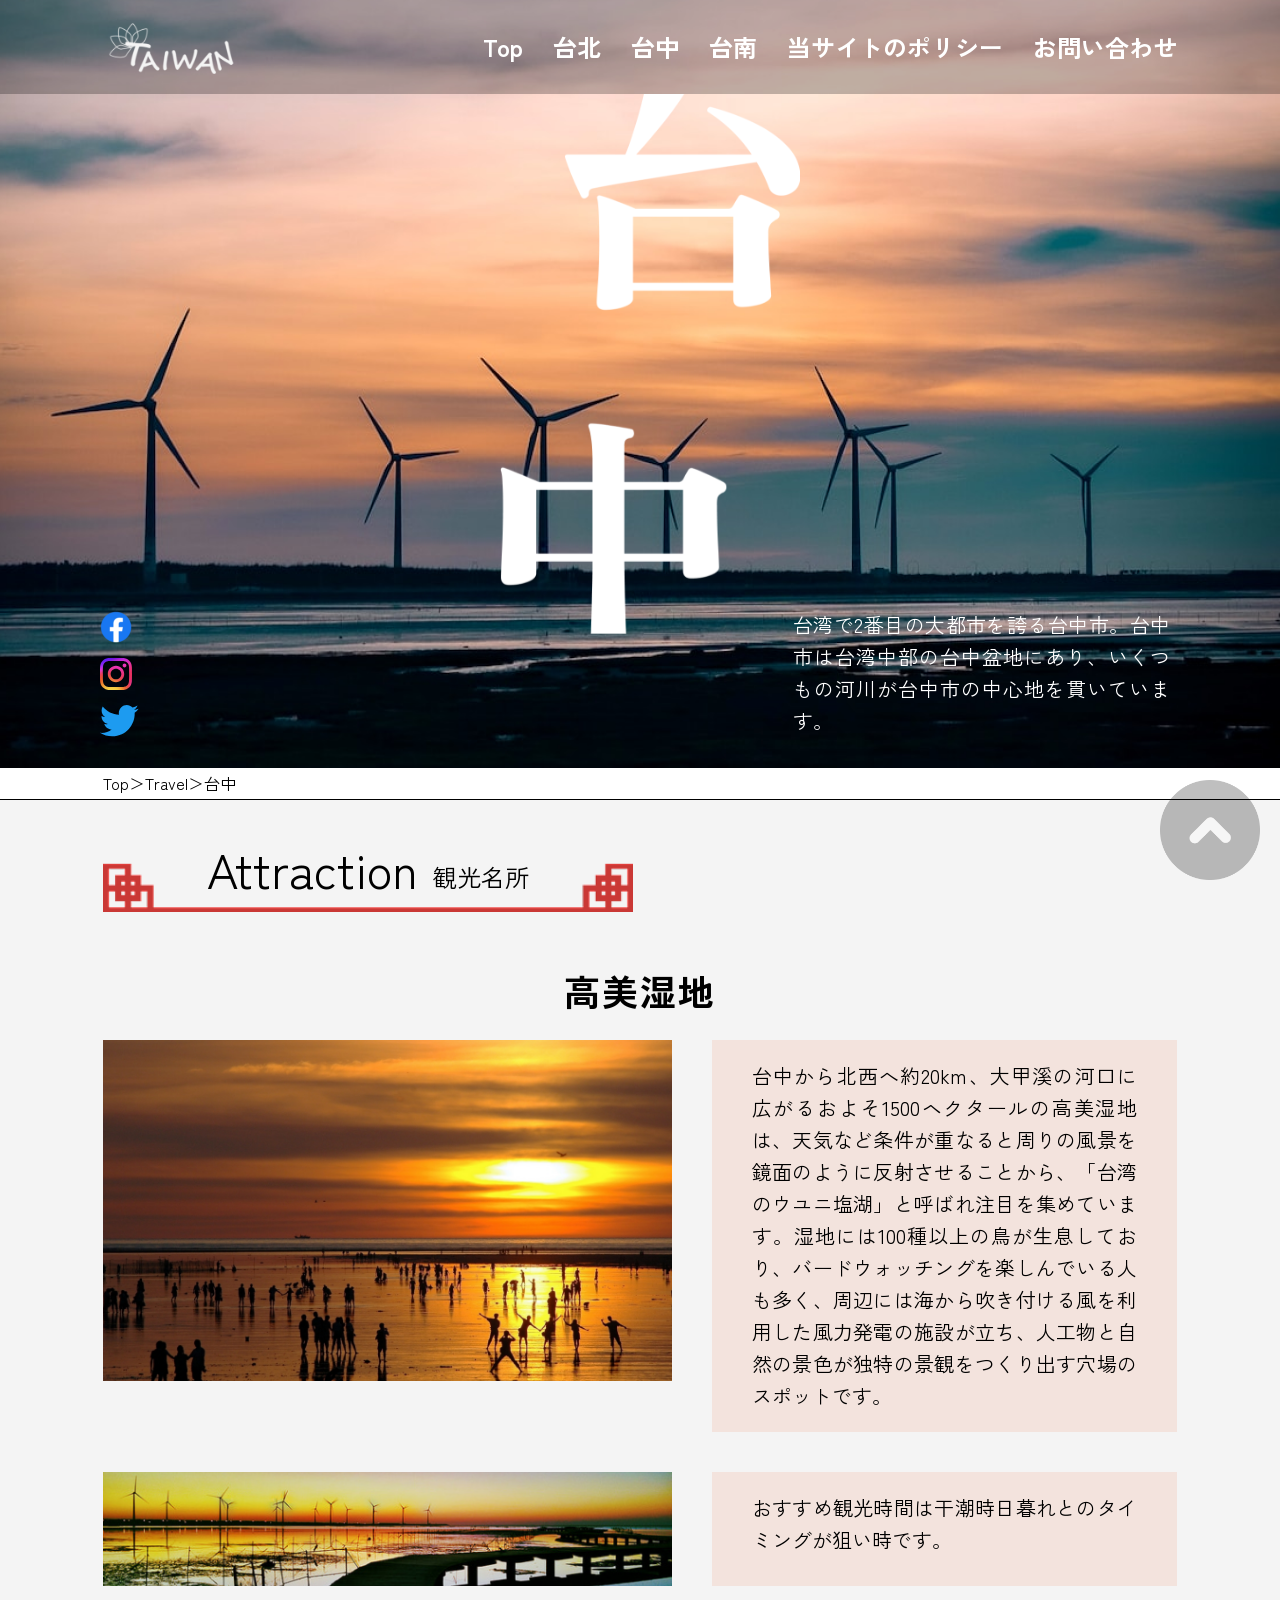
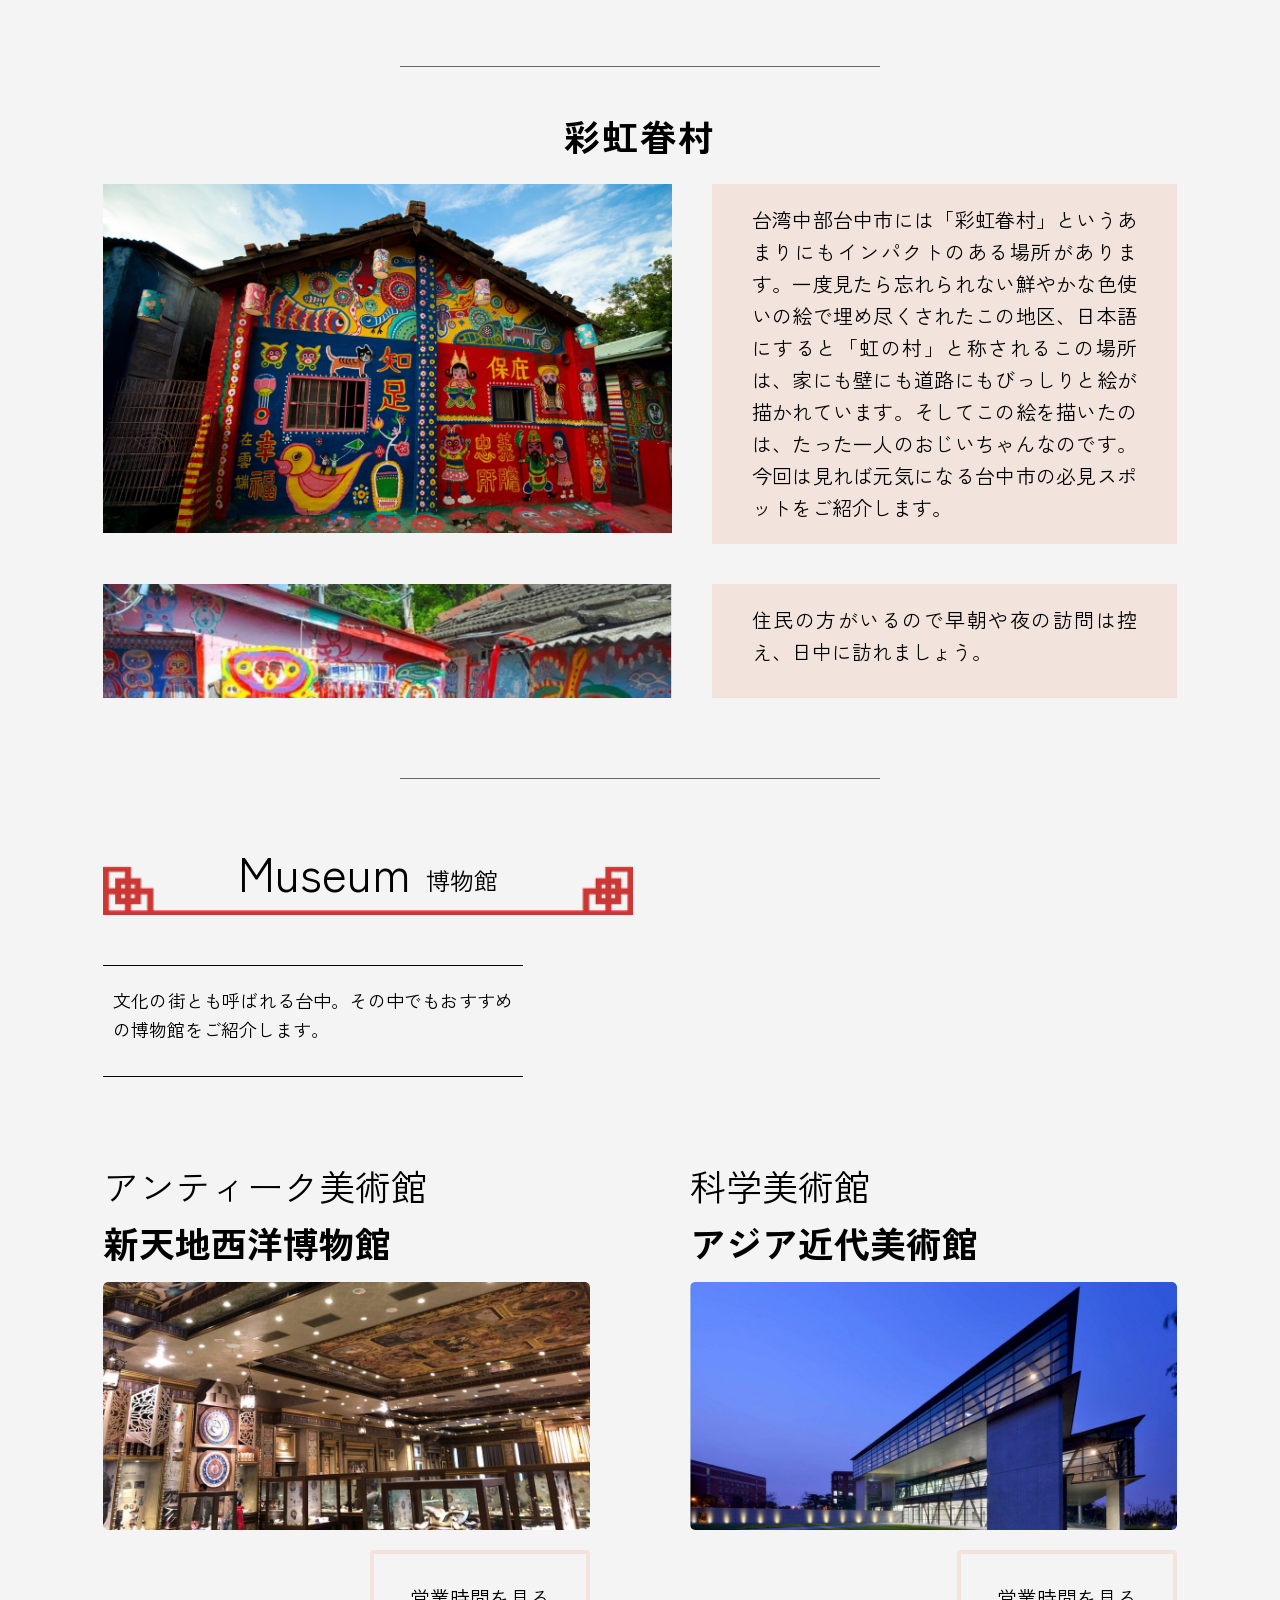
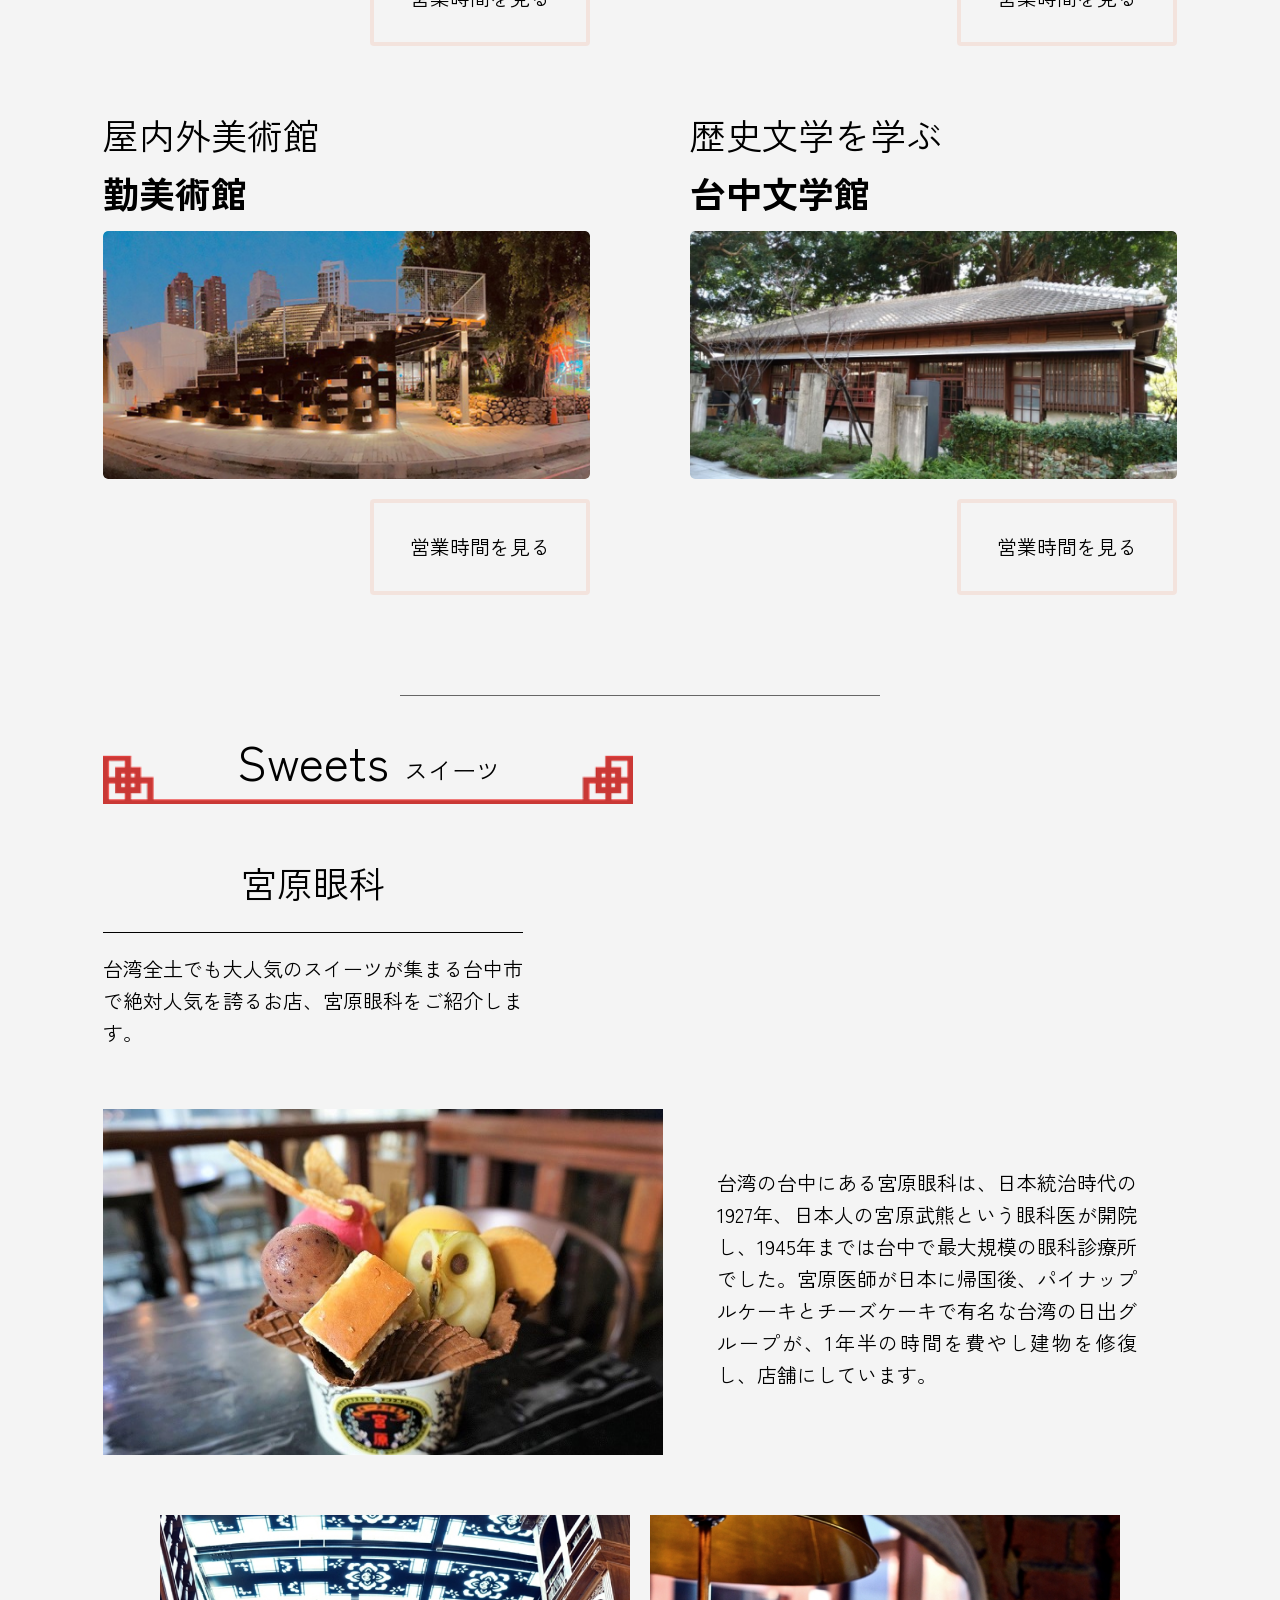
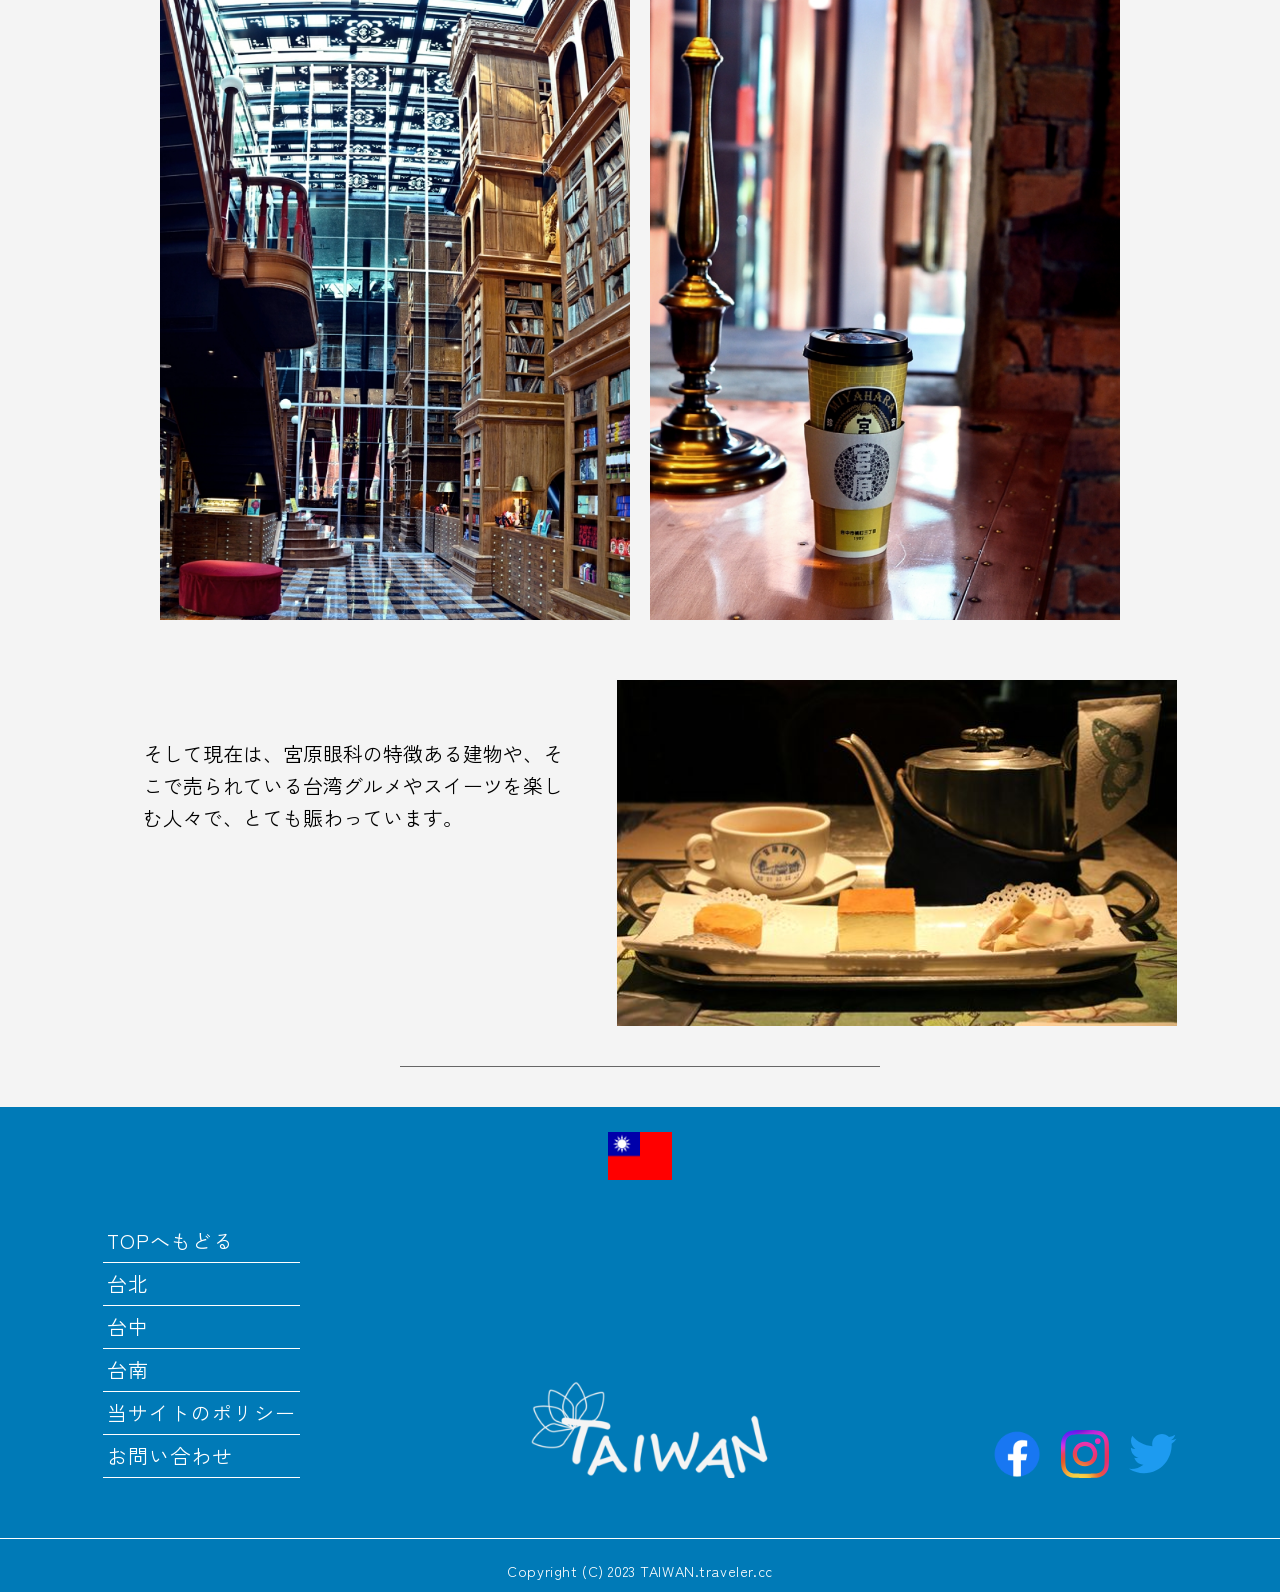
<file: taiwanTravel/taichu/index.html>
<!DOCTYPE html>
<html lang="ja">

<head>
    <meta charset="UTF-8">
    <meta name="viewport" content="width=device-width, initial-scale=1.0">
    <meta name="description" content="台湾第2の都市・台中の観光ガイド。高美湿地や彩虹眷村などの観光名所、おすすめの博物館、人気スイーツ店「宮原眼科」をご紹介します。">
    <title>台中｜台湾観光ガイド</title>
    <link rel="icon" href="../favicon.ico" sizes="32x32">
    <link rel="icon" href="../common/images/faviconTaiwan.svg" type="image/svg+xml">
    <link rel="apple-touch-icon" href="../common/images/appleTouchIcon.png">

    <link rel="stylesheet" href="../common/CSS/sanitize.css">
    <link rel="preconnect" href="https://fonts.googleapis.com">
    <link rel="preconnect" href="https://fonts.gstatic.com" crossorigin>
    <link href="https://fonts.googleapis.com/css2?family=Zen+Kaku+Gothic+New&display=swap" rel="stylesheet">
    <link rel="stylesheet" href="../common/CSS/loading.css">
    <link rel="stylesheet" href="styles/style.css">
</head>

<body class="bodyView">

    <!-- ローディング演出：body直下の先頭に置く（最初に画面を覆うため） -->
    <div id="loading">
        <div class="loadingLogo">
            <img src="../common/images/topHeroLogoSp.svg" alt="">
        </div>
    </div>

    <header class="header">
        <img class="hdlogo" src="../common/images/headerTaiwanLogo.svg" alt="TAIWAN">

        <nav class="gnav">
            <a href="../index.html">Top</a>
            <a href="../taipei/index.html">台北</a>
            <a href="#" aria-current="page">台中</a>
            <a href="../tainan/index.html">台南</a>
            <a href="#">当サイトのポリシー</a>
            <a href="#">お問い合わせ</a>
        </nav>

        <!-- ドロワーメニュー（SP用） -->
        <button type="button" class="hamburgerJs hamburger">
            <img src="../common/images/openDrawer.svg" alt="メニューを開く">
        </button>

        <nav class="drawerJs">
            <button type="button" class="closeBtnJs">
                <img src="../common/images/closeDrawer.svg" alt="メニューを閉じる">
            </button>

            <div class="drawerLogoJs">
                <img src="../common/images/headerTaiwanLogo.svg" alt="TAIWAN">
            </div>

            <ul class="drawerMenu">
                <li class="menu">Menu</li>
                <li><a href="../index.html">TOP</a></li>
                <li><a href="../taipei/index.html">台北</a></li>
                <li><a href="#" aria-current="page">台中</a></li>
                <li><a href="../tainan/index.html">台南</a></li>
                <li><a href="#">当サイトのポリシー</a></li>
                <li><a href="#">お問い合わせ</a></li>
            </ul>
        </nav>
    </header>

    <main>

        <!-- ================== ヒーロー ================== -->
        <section class="topArea">
            <picture class="heroLogo">
                <img src="images/tpHeroFontCm.svg" alt="台中">
            </picture>

            <div class="snsIcon">
                <a href="#" aria-label="Facebook"><img src="images/iconFacebook.svg" alt=""></a>
                <a href="#" aria-label="Instagram"><img src="images/iconInstagram.svg" alt=""></a>
                <a href="#" aria-label="Twitter"><img src="images/iconTwitter.svg" alt=""></a>
            </div>

            <p class="heroDesc">台湾で2番目の大都市を誇る台中市。台中市は台湾中部の台中盆地にあり、いくつもの河川が台中市の中心地を貫いています。</p>
        </section>

        <nav class="breadCrumb" aria-label="パンくずリスト">
            <a href="../index.html">Top</a>＞<a href="../index.html#travel">Travel</a>＞<span aria-current="page">台中</span>
        </nav>

        <!-- ================== Attraction ================== -->
        <section id="attraction">
            <div class="attractionWrap">
                <h2 class="sectionTitle">
                    <span class="eng">Attraction</span>
                    <span class="ja">観光名所</span>
                </h2>

                <div class="attractionContainer">
                    <h3 class="sectionSubTitle">高美湿地</h3>

                    <div class="attractionContents">
                        <picture class="imgMain topImage">
                            <source srcset="images/tcAttraction01Pc.png" media="(min-width: 769px)">
                            <img src="images/tcAttraction01Sp.png" alt="夕暮れの高美湿地に映る空と風力発電の風車">
                        </picture>
                        <p class="disc">台中から北西へ約20km、大甲溪の河口に広がるおよそ1500ヘクタールの高美湿地は、天気など条件が重なると周りの風景を鏡面のように反射させることから、「台湾のウユニ塩湖」と呼ばれ注目を集めています。湿地には100種以上の鳥が生息しており、バードウォッチングを楽しんでいる人も多く、周辺には海から吹き付ける風を利用した風力発電の施設が立ち、人工物と自然の景色が独特の景観をつくり出す穴場のスポットです。</p>
                    </div>

                    <div class="attractionContents btmAC">
                        <picture class="imgMain btmImage">
                            <source srcset="images/tcAttraction02Pc.png" media="(min-width: 769px)">
                            <img src="images/tcAttraction02Sp.png" alt="高美湿地に伸びる木道と干潮時の景色">
                        </picture>
                        <p class="disc">おすすめ観光時間は干潮時日暮れとのタイミングが狙い時です。</p>
                    </div>
                </div>

                <hr class="sectionDivider">

                <div class="attractionContainer">
                    <h3 class="sectionSubTitle">彩虹眷村</h3>

                    <div class="attractionContents">
                        <picture class="imgMain topImage">
                            <source srcset="images/tcAttraction03Pc.png" media="(min-width: 769px)">
                            <img src="images/tcAttraction03Sp.png" alt="色鮮やかな絵で埋め尽くされた彩虹眷村の家屋">
                        </picture>
                        <p class="disc">台湾中部台中市には「彩虹眷村」というあまりにもインパクトのある場所があります。一度見たら忘れられない鮮やかな色使いの絵で埋め尽くされたこの地区、日本語にすると「虹の村」と称されるこの場所は、家にも壁にも道路にもびっしりと絵が描かれています。そしてこの絵を描いたのは、たった一人のおじいちゃんなのです。今回は見れば元気になる台中市の必見スポットをご紹介します。</p>
                    </div>

                    <div class="attractionContents btmAC">
                        <picture class="imgMain btmImage">
                            <source srcset="images/tcAttraction04Pc.png" media="(min-width: 769px)">
                            <img src="images/tcAttraction04Sp.png" alt="彩虹眷村の路地に描かれたカラフルな壁画">
                        </picture>
                        <p class="disc">住民の方がいるので早朝や夜の訪問は控え、日中に訪れましょう。</p>
                    </div>
                </div>

                <hr class="sectionDivider">
            </div>
        </section>

        <!-- ================== Museum ================== -->
        <section id="museum">
            <div class="museumContainer">
                <h2 class="sectionTitle">
                    <span class="eng">Museum</span>
                    <span class="ja">博物館</span>
                </h2>

                <p class="subDisc museumIntro">文化の街とも呼ばれる台中。その中でもおすすめの博物館をご紹介します。</p>

                <div class="museumWrap">
                    <div class="museumItem">
                        <h3 class="miniTitle">アンティーク美術館<br><span class="boldTitle">新天地西洋博物館</span></h3>
                        <picture class="museumImg">
                            <source srcset="images/tcMuseum01Pc.png" media="(min-width: 769px)">
                            <img src="images/tcMuseum01Sp.png" alt="新天地西洋博物館の館内">
                        </picture>
                        <button type="button" id="btnMuseum1" class="timeBtn" aria-haspopup="dialog">営業時間を見る</button>
                    </div>

                    <div class="museumItem">
                        <h3 class="miniTitle">科学美術館<br><span class="boldTitle">アジア近代美術館</span></h3>
                        <picture class="museumImg">
                            <source srcset="images/tcMuseum02Pc.png" media="(min-width: 769px)">
                            <img src="images/tcMuseum02Sp.png" alt="アジア近代美術館の外観">
                        </picture>
                        <button type="button" id="btnMuseum2" class="timeBtn" aria-haspopup="dialog">営業時間を見る</button>
                    </div>

                    <div class="museumItem">
                        <h3 class="miniTitle">屋内外美術館<br><span class="boldTitle">勤美術館</span></h3>
                        <picture class="museumImg">
                            <source srcset="images/tcMuseum03Pc.png" media="(min-width: 769px)">
                            <img src="images/tcMuseum03Sp.png" alt="勤美術館の屋外展示">
                        </picture>
                        <button type="button" id="btnMuseum3" class="timeBtn" aria-haspopup="dialog">営業時間を見る</button>
                    </div>

                    <div class="museumItem">
                        <h3 class="miniTitle">歴史文学を学ぶ<br><span class="boldTitle">台中文学館</span></h3>
                        <picture class="museumImg">
                            <source srcset="images/tcMuseum04Pc.png" media="(min-width: 769px)">
                            <img src="images/tcMuseum04Sp.png" alt="台中文学館の日本家屋">
                        </picture>
                        <button type="button" id="btnMuseum4" class="timeBtn" aria-haspopup="dialog">営業時間を見る</button>
                    </div>
                </div>

                <hr class="sectionDivider">
            </div>
        </section>

        <!-- ================== Sweets ================== -->
        <section id="sweets">
            <div class="sweetsWrap">
                <h2 class="sectionTitle">
                    <span class="eng">Sweets</span>
                    <span class="ja">スイーツ</span>
                </h2>

                <div class="sweetsSTWrap">
                    <h3 class="sectionSubTitle">宮原眼科</h3>
                    <p class="subDisc">台湾全土でも大人気のスイーツが集まる台中市で絶対人気を誇るお店、宮原眼科をご紹介します。</p>
                </div>

                <div class="sweetsPicWrap">
                    <picture class="imgSmall">
                        <source srcset="images/tcSweets01Pc.png" media="(min-width: 769px)">
                        <img src="images/tcSweets01Sp.png" alt="宮原眼科で人気のアイスクリーム">
                    </picture>

                    <p class="subDisc">台湾の台中にある宮原眼科は、日本統治時代の1927年、日本人の宮原武熊という眼科医が開院し、1945年までは台中で最大規模の眼科診療所でした。宮原医師が日本に帰国後、パイナップルケーキとチーズケーキで有名な台湾の日出グループが、1年半の時間を費やし建物を修復し、店舗にしています。</p>

                    <div class="imgSubSide">
                        <picture>
                            <source srcset="images/tcSweets02Pc.png" media="(min-width: 769px)">
                            <img src="images/tcSweets02Sp.png" alt="書店のような宮原眼科の店内">
                        </picture>
                        <picture>
                            <source srcset="images/tcSweets03Pc.png" media="(min-width: 769px)">
                            <img src="images/tcSweets03Sp.png" alt="レトロな照明が並ぶ宮原眼科の店内">
                        </picture>
                    </div>

                    <p class="subDisc">そして現在は、宮原眼科の特徴ある建物や、そこで売られている台湾グルメやスイーツを楽しむ人々で、とても賑わっています。</p>

                    <picture class="imgSmall lastImg">
                        <source srcset="images/tcSweets04Pc.png" media="(min-width: 769px)">
                        <img src="images/tcSweets04Sp.png" alt="宮原眼科の焼き菓子とお茶のセット">
                    </picture>
                </div>

                <hr class="sectionDivider">
            </div>
        </section>

        <!-- ================== 営業時間モーダル ================== -->
        <div id="modalMuseum1" class="modalOverlay" role="dialog" aria-modal="true" aria-labelledby="modalTitle1">
            <div class="modalContent">
                <button type="button" class="closeBtn">
                    <img src="images/modalClose.svg" alt="閉じる">
                </button>
                <h3 id="modalTitle1" class="modalTitle">新天地西洋博物館</h3>

                <picture class="modalImages">
                    <source media="(min-width: 769px)" srcset="images/tcModal01Pc.png">
                    <img src="images/tcModal01Sp.png" alt="新天地西洋博物館の展示室">
                </picture>
                <picture class="modalImages">
                    <source media="(min-width: 769px)" srcset="images/tcModal02Pc.png">
                    <img src="images/tcModal02Sp.png" alt="新天地西洋博物館のアンティーク家具">
                </picture>

                <p class="modalText">営業時間<br>全日：10:00〜18:00<br>住所：台湾台中市東区旱渓東路一段456号1階</p>
            </div>
        </div>

        <div id="modalMuseum2" class="modalOverlay" role="dialog" aria-modal="true" aria-labelledby="modalTitle2">
            <div class="modalContent">
                <button type="button" class="closeBtn">
                    <img src="images/modalClose.svg" alt="閉じる">
                </button>
                <h3 id="modalTitle2" class="modalTitle">アジア近代美術館</h3>

                <picture class="modalImages">
                    <source media="(min-width: 769px)" srcset="images/tcModal03Pc.png">
                    <img src="images/tcModal03Sp.png" alt="アジア近代美術館の外観">
                </picture>
                <picture class="modalImages">
                    <source media="(min-width: 769px)" srcset="images/tcModal04Pc.png">
                    <img src="images/tcModal04Sp.png" alt="アジア近代美術館の展示スペース">
                </picture>

                <p class="modalText">営業時間<br>全日：9:30〜17:00<br>住所：413台湾台中市霧峰區柳豐路500號</p>
            </div>
        </div>

        <div id="modalMuseum3" class="modalOverlay" role="dialog" aria-modal="true" aria-labelledby="modalTitle3">
            <div class="modalContent">
                <button type="button" class="closeBtn">
                    <img src="images/modalClose.svg" alt="閉じる">
                </button>
                <h3 id="modalTitle3" class="modalTitle">勤美術館</h3>

                <picture class="modalImages">
                    <source media="(min-width: 769px)" srcset="images/tcModal05Pc.png">
                    <img src="images/tcModal05Sp.png" alt="勤美術館の屋外アート">
                </picture>
                <picture class="modalImages">
                    <source media="(min-width: 769px)" srcset="images/tcModal06Pc.png">
                    <img src="images/tcModal06Sp.png" alt="勤美術館の展示風景">
                </picture>

                <p class="modalText">営業時間<br>全日：09:00〜17:00<br>住所：台中市西區館前路71號</p>
            </div>
        </div>

        <div id="modalMuseum4" class="modalOverlay" role="dialog" aria-modal="true" aria-labelledby="modalTitle4">
            <div class="modalContent">
                <button type="button" class="closeBtn">
                    <img src="images/modalClose.svg" alt="閉じる">
                </button>
                <h3 id="modalTitle4" class="modalTitle">台中文学館</h3>

                <picture class="modalImages">
                    <source media="(min-width: 769px)" srcset="images/tcModal07Pc.png">
                    <img src="images/tcModal07Sp.png" alt="台中文学館の外観">
                </picture>
                <picture class="modalImages">
                    <source media="(min-width: 769px)" srcset="images/tcModal08Pc.png">
                    <img src="images/tcModal08Sp.png" alt="台中文学館の庭園">
                </picture>

                <p class="modalText">営業時間<br>全日：09:00〜17:00<br>住所：台中市楽群街38号</p>
            </div>
        </div>

        <a href="#" class="pageTop" aria-label="ページ上部へ戻る"></a>
    </main>

    <footer class="footer">
        <img class="footerFlag" src="images/topFlagSp.svg" alt="台湾の国旗">

        <div class="footerMain">
            <nav class="footerNav">
                <a href="../index.html">TOPへもどる</a>
                <a href="../taipei/index.html">台北</a>
                <a href="../taichu/index.html">台中</a>
                <a href="../tainan/index.html">台南</a>
                <a href="#">当サイトのポリシー</a>
                <a href="#">お問い合わせ</a>
            </nav>

            <div class="footerGroup">
                <a href="#" class="footerLogo">
                    <img src="../common/images/footerTaiwanLogoSp.svg" alt="TAIWAN">
                </a>

                <div class="footerSns">
                    <a href="#" aria-label="Facebook"><img src="../common/images/iconFacebook.svg" alt=""></a>
                    <a href="#" aria-label="Instagram"><img src="../common/images/iconInstagram.svg" alt=""></a>
                    <a href="#" aria-label="Twitter"><img src="../common/images/iconTwitter.svg" alt=""></a>
                </div>
            </div>
        </div>

        <small class="footerCopy">Copyright (C) 2023 TAIWAN.traveler.cc</small>
    </footer>

    <!-- スクリプトは </body> の直前にまとめる -->
    <script src="../common/scripts/loading.js"></script>
    <script src="scripts/script.js"></script>
</body>

</html>
</file>
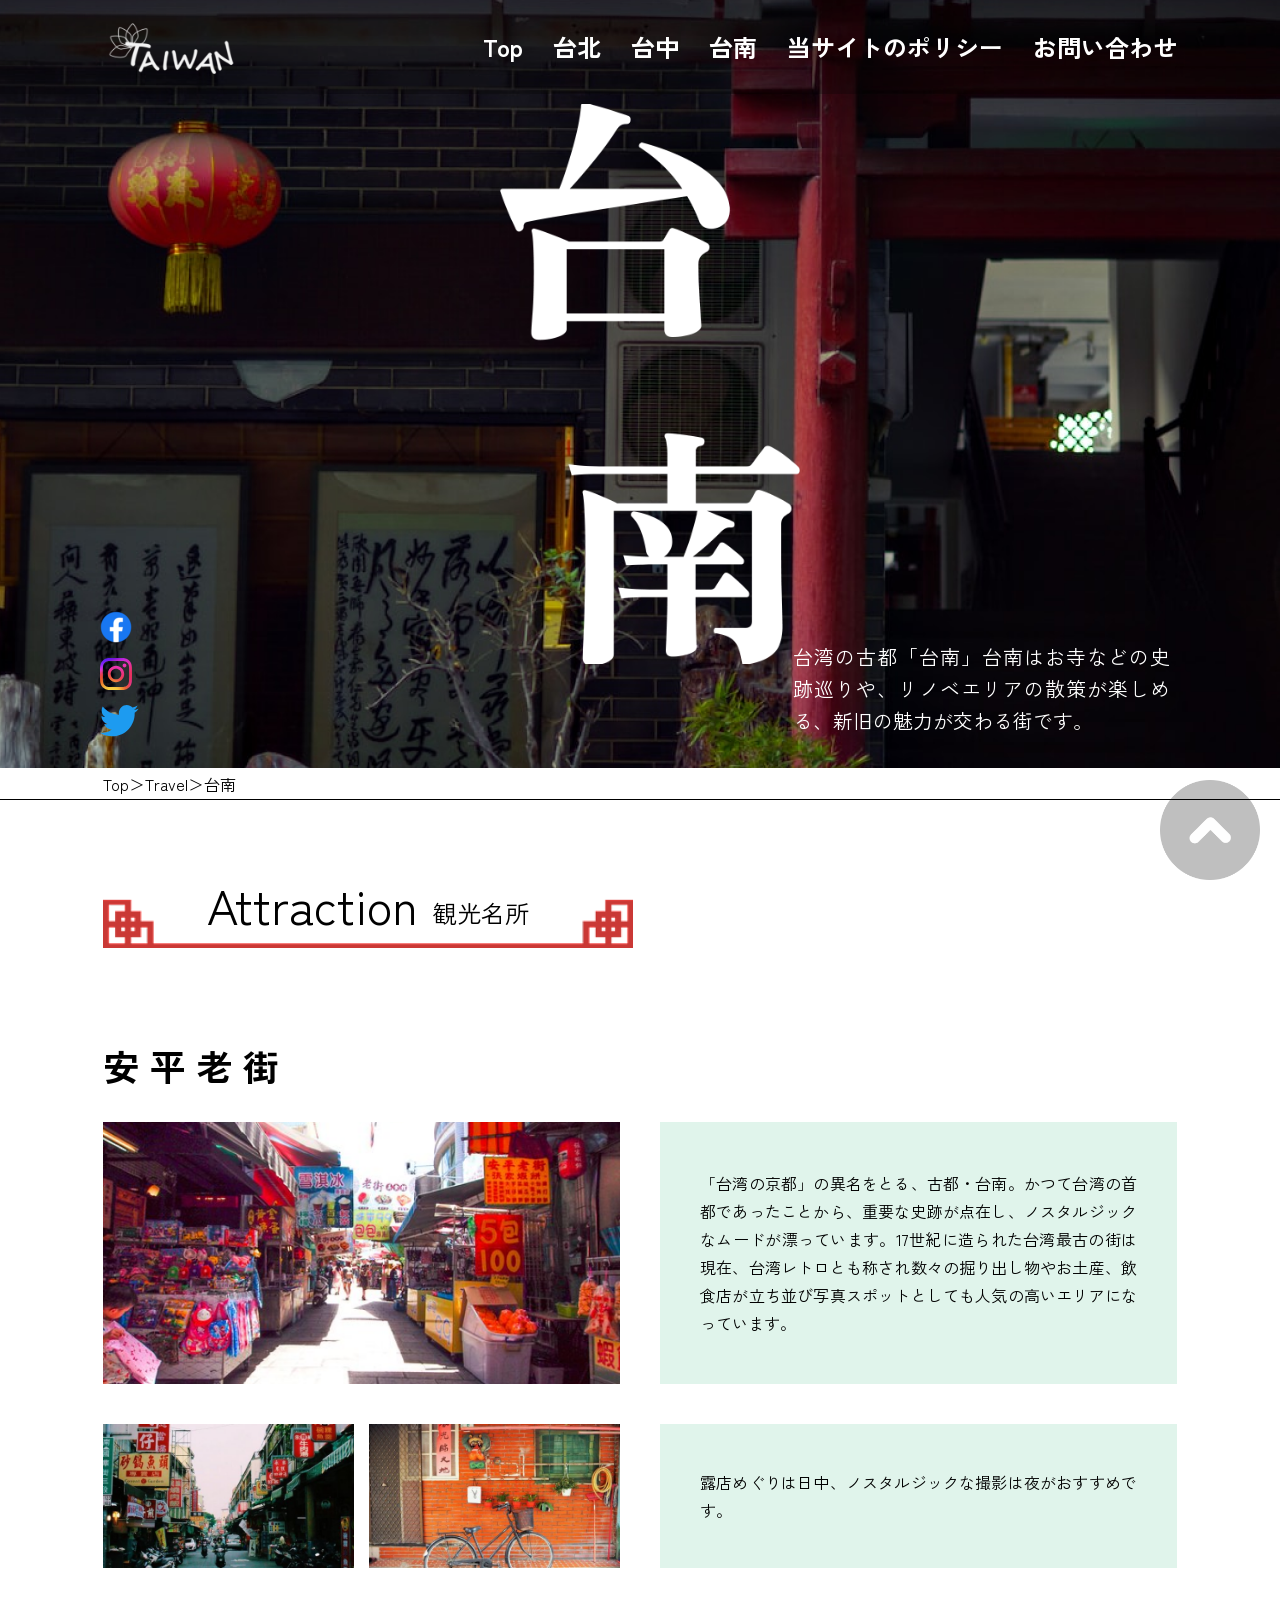
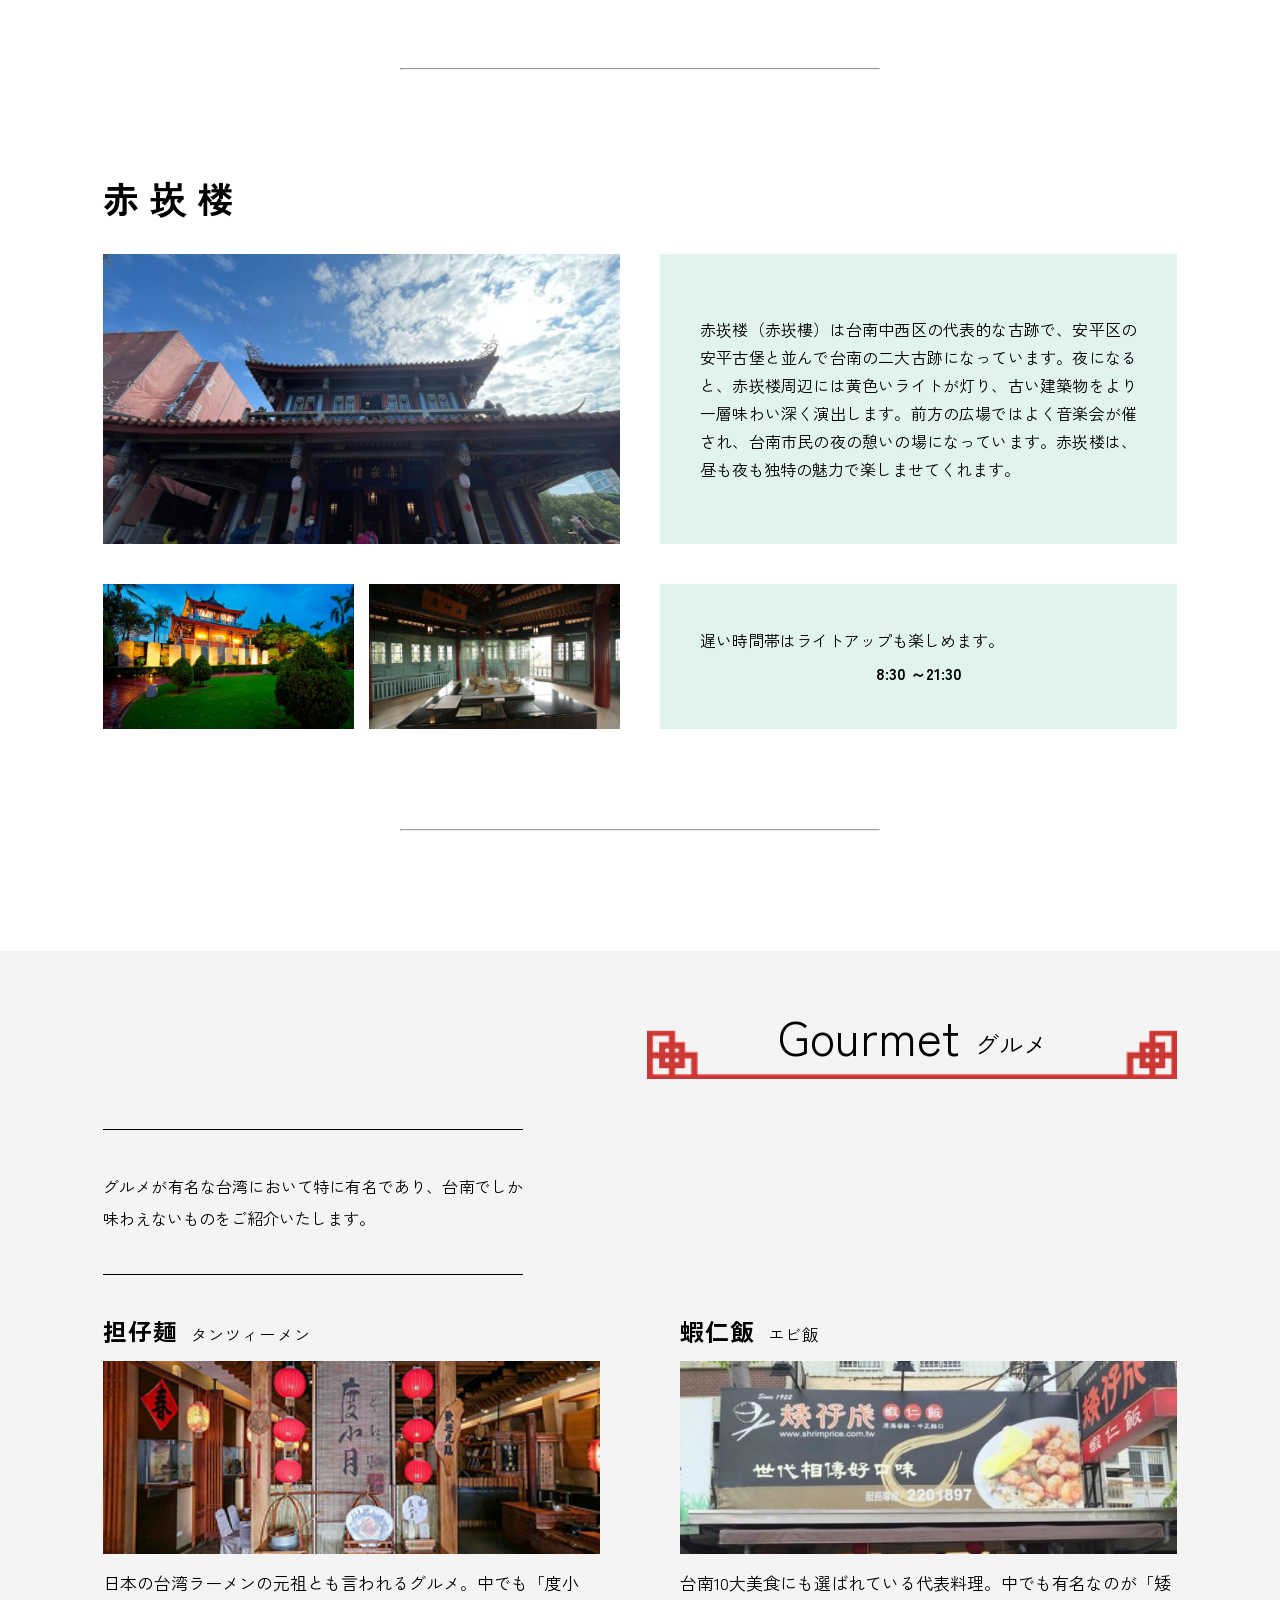
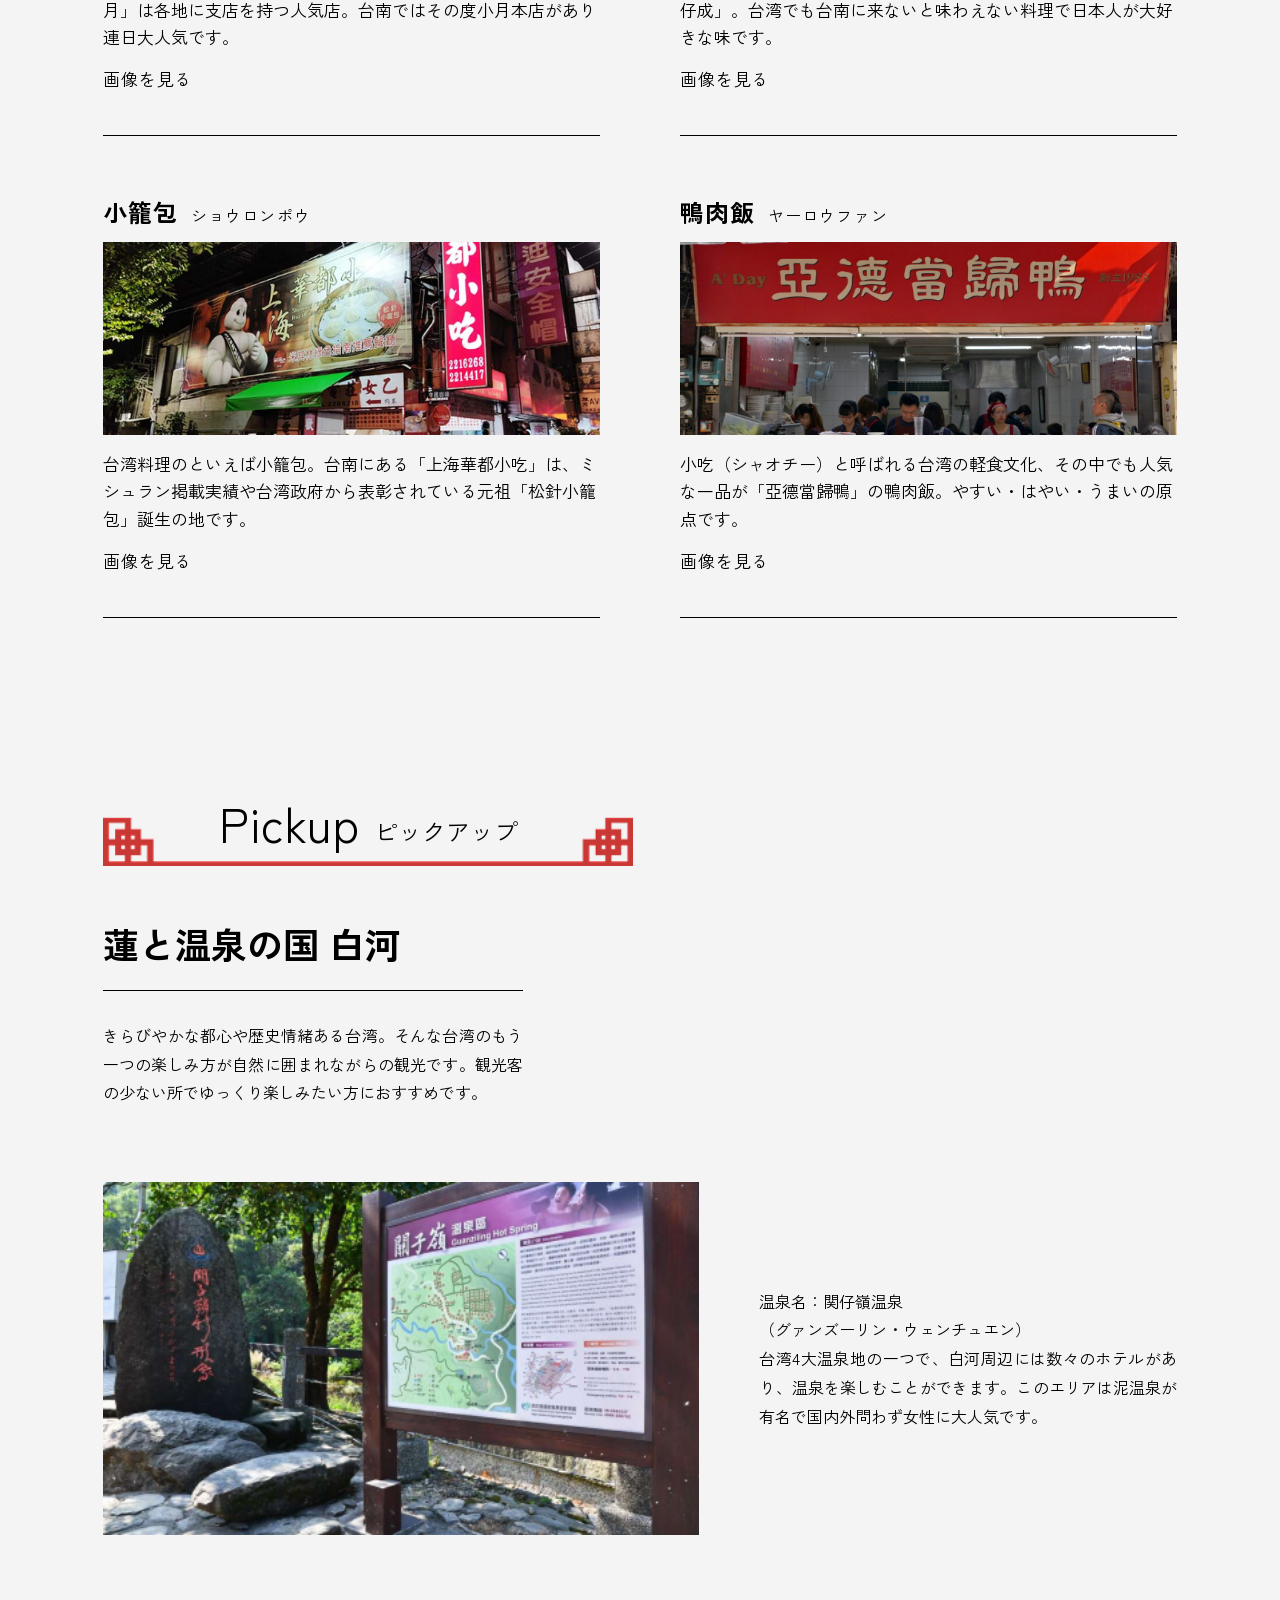
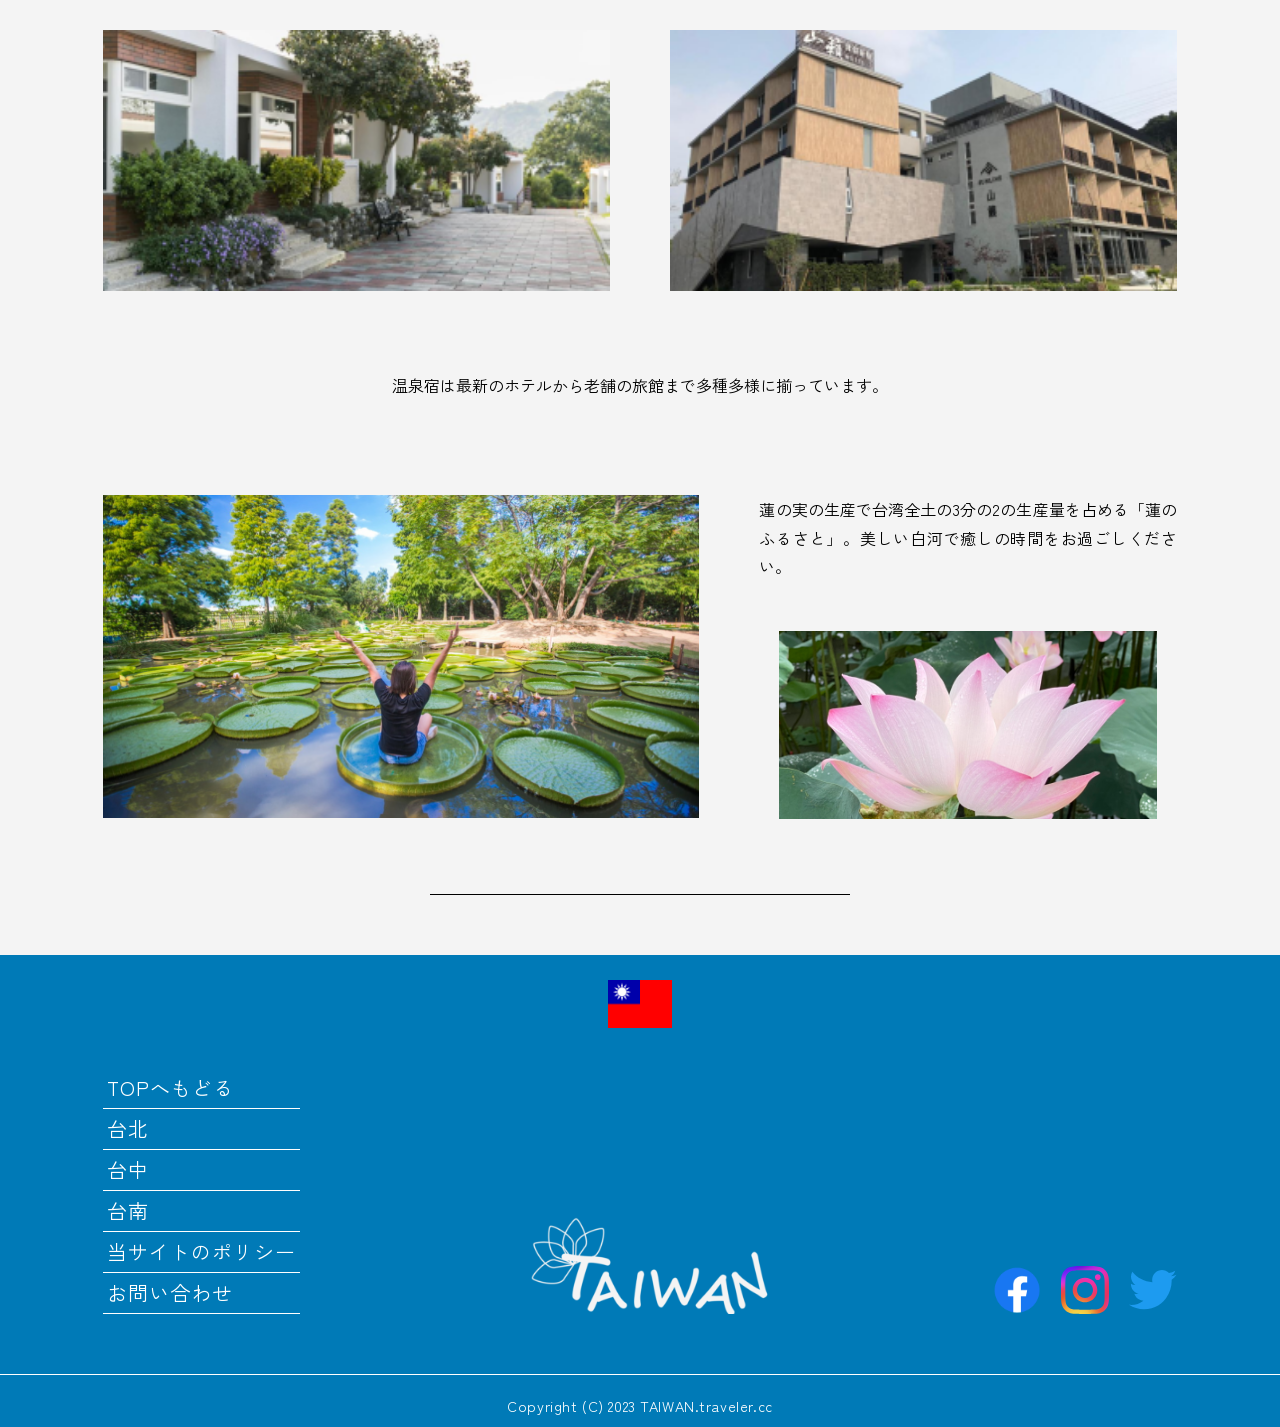
<file: taiwanTravel/tainan/index.html>
<!DOCTYPE html>
<html lang="ja">

<head>
    <meta charset="UTF-8">
    <meta name="viewport" content="width=device-width, initial-scale=1.0">
    <meta name="description" content="台湾の古都・台南の観光ガイド。安平老街や赤崁楼などの史跡、担仔麺をはじめとする台南グルメ、蓮と温泉の街・白河をご紹介します。">
    <title>台南｜台湾観光ガイド</title>
    <link rel="icon" href="../favicon.ico" sizes="32x32">
    <link rel="icon" href="../common/images/faviconTaiwan.svg" type="image/svg+xml">
    <link rel="apple-touch-icon" href="../common/images/appleTouchIcon.png">

    <link rel="stylesheet" href="../common/CSS/sanitize.css">
    <link rel="preconnect" href="https://fonts.googleapis.com">
    <link rel="preconnect" href="https://fonts.gstatic.com" crossorigin>
    <link href="https://fonts.googleapis.com/css2?family=Zen+Kaku+Gothic+New&display=swap" rel="stylesheet">
    <link rel="stylesheet" href="../common/CSS/loading.css">
    <link rel="stylesheet" href="styles/style.css">
</head>

<body class="bodyView">

    <!-- ローディング演出：body直下の先頭に置く（最初に画面を覆うため） -->
    <div id="loading">
        <div class="loadingLogo">
            <img src="../common/images/topHeroLogoSp.svg" alt="">
        </div>
    </div>

    <header class="header">
        <img class="hdlogo" src="../common/images/headerTaiwanLogo.svg" alt="TAIWAN">

        <nav class="gnav">
            <a href="../index.html">Top</a>
            <a href="../taipei/index.html">台北</a>
            <a href="../taichu/index.html">台中</a>
            <a href="#" aria-current="page">台南</a>
            <a href="#">当サイトのポリシー</a>
            <a href="#">お問い合わせ</a>
        </nav>

        <!-- ドロワーメニュー（SP用） -->
        <button type="button" class="hamburgerJs hamburger">
            <img src="../common/images/openDrawer.svg" alt="メニューを開く">
        </button>

        <nav class="drawerJs">
            <button type="button" class="closeBtnJs">
                <img src="../common/images/closeDrawer.svg" alt="メニューを閉じる">
            </button>

            <div class="drawerLogoJs">
                <img src="../common/images/headerTaiwanLogo.svg" alt="TAIWAN">
            </div>

            <ul class="drawerMenu">
                <li class="menu">Menu</li>
                <li><a href="../index.html">TOP</a></li>
                <li><a href="../taipei/index.html">台北</a></li>
                <li><a href="../taichu/index.html">台中</a></li>
                <li><a href="#" aria-current="page">台南</a></li>
                <li><a href="#">当サイトのポリシー</a></li>
                <li><a href="#">お問い合わせ</a></li>
            </ul>
        </nav>
    </header>

    <main>

        <!-- ================== ヒーロー ================== -->
        <section class="topArea">
            <div class="topAreaInner">
                <picture class="heroLogo">
                    <img src="images/tnHeroFontCm.svg" alt="台南" class="icon">
                </picture>

                <p class="heroDesc">台湾の古都「台南」台南はお寺などの史跡巡りや、リノベエリアの散策が楽しめる、新旧の魅力が交わる街です。</p>

                <div class="snsIcon">
                    <a href="#" aria-label="Facebook"><img src="images/tnFacebookCm.svg" alt=""></a>
                    <a href="#" aria-label="Instagram"><img src="images/tnInstagramCm.svg" alt=""></a>
                    <a href="#" aria-label="Twitter"><img src="images/tnTwitterCm.svg" alt=""></a>
                </div>
            </div>
        </section>

        <nav class="breadCrumb" aria-label="パンくずリスト">
            <a href="../index.html">Top</a>＞<a href="../index.html#travel">Travel</a>＞<span aria-current="page">台南</span>
        </nav>

        <!-- ================== Attraction ================== -->
        <section id="attraction">
            <h2 class="sectionTitle">
                <span class="eng">Attraction</span>
                <span class="ja">観光名所</span>
            </h2>

            <div class="attractionItem">
                <h3 class="sectionSubTitle">安平老街</h3>

                <div class="attractionRow">
                    <div class="imageWrapper">
                        <picture class="imgMain">
                            <source media="(min-width: 769px)" srcset="images/tnAttraction01Pc.png">
                            <img src="images/tnAttraction01Sp.png" alt="露店や土産物店が並ぶ安平老街の通り">
                        </picture>
                    </div>

                    <p class="disc">「台湾の京都」の異名をとる、古都・台南。かつて台湾の首都であったことから、重要な史跡が点在し、ノスタルジックなムードが漂っています。17世紀に造られた台湾最古の街は現在、台湾レトロとも称され数々の掘り出し物やお土産、飲食店が立ち並び写真スポットとしても人気の高いエリアになっています。</p>
                </div>

                <div class="attractionRow">
                    <div class="imageWrapper">
                        <div class="subImages">
                            <picture class="imgSub">
                                <source media="(min-width: 769px)" srcset="images/tnAttraction02Pc.png">
                                <img src="images/tnAttraction02Sp.png" alt="安平老街に並ぶ屋台の様子">
                            </picture>
                            <picture class="imgSub">
                                <source media="(min-width: 769px)" srcset="images/tnAttraction03Pc.png">
                                <img src="images/tnAttraction03Sp.png" alt="レトロな建物が残る安平老街の路地">
                            </picture>
                        </div>
                    </div>

                    <p class="disc">露店めぐりは日中、ノスタルジックな撮影は夜がおすすめです。</p>
                </div>
            </div>

            <hr class="sectionDivider">

            <div class="attractionItem">
                <h3 class="sectionSubTitle">赤崁楼</h3>

                <div class="attractionRow">
                    <div class="imageWrapper">
                        <picture class="imgMain">
                            <source media="(min-width: 769px)" srcset="images/tnAttraction04Pc.png">
                            <img src="images/tnAttraction04Sp.png" alt="青空の下にたたずむ赤崁楼">
                        </picture>
                    </div>

                    <p class="disc">赤崁楼（赤崁樓）は台南中西区の代表的な古跡で、安平区の安平古堡と並んで台南の二大古跡になっています。夜になると、赤崁楼周辺には黄色いライトが灯り、古い建築物をより一層味わい深く演出します。前方の広場ではよく音楽会が催され、台南市民の夜の憩いの場になっています。赤崁楼は、昼も夜も独特の魅力で楽しませてくれます。</p>
                </div>

                <div class="attractionRow">
                    <div class="imageWrapper">
                        <div class="subImages">
                            <picture class="imgSub">
                                <source media="(min-width: 769px)" srcset="images/tnAttraction05Pc.png">
                                <img src="images/tnAttraction05Sp.png" alt="ライトアップされた夜の赤崁楼">
                            </picture>
                            <picture class="imgSub">
                                <source media="(min-width: 769px)" srcset="images/tnAttraction06Pc.png">
                                <img src="images/tnAttraction06Sp.png" alt="赤崁楼の回廊と装飾">
                            </picture>
                        </div>
                    </div>

                    <p class="disc">遅い時間帯はライトアップも楽しめます。<br><span class="time">8:30 ～21:30</span></p>
                </div>
            </div>

            <hr class="sectionDivider">
        </section>

        <!-- ================== Gourmet ================== -->
        <section id="gourmet">
            <h2 class="sectionTitle">
                <span class="eng">Gourmet</span>
                <span class="ja">グルメ</span>
            </h2>

            <hr class="sectionDivider">

            <p class="subDisc introText">グルメが有名な台湾において特に有名であり、台南でしか味わえないものをご紹介いたします。</p>

            <hr class="sectionDivider">

            <div class="gourmetGrid">

                <div class="gourmetItem">
                    <h3 class="gourmetTitle">担仔麺<span class="miniGourmetTitle">タンツィーメン</span></h3>
                    <picture class="imgMain">
                        <img src="images/tnGourmet01Cm.png" alt="担仔麺の名店・度小月の店構え">
                    </picture>
                    <div class="gourmetTextBox">
                        <p class="subDisc">日本の台湾ラーメンの元祖とも言われるグルメ。中でも「度小月」は各地に支店を持つ人気店。台南ではその度小月本店があり連日大人気です。</p>
                        <button type="button" id="btnTanman" class="modalWrapper" aria-haspopup="dialog">画像を見る</button>
                    </div>
                </div>

                <div class="gourmetItem">
                    <h3 class="gourmetTitle">蝦仁飯<span class="miniGourmetTitle">エビ飯</span></h3>
                    <picture class="imgMain">
                        <img src="images/tnGourmet02Cm.png" alt="蝦仁飯の人気店・矮仔成の外観">
                    </picture>
                    <div class="gourmetTextBox">
                        <p class="subDisc">台南10大美食にも選ばれている代表料理。中でも有名なのが「矮仔成」。台湾でも台南に来ないと味わえない料理で日本人が大好きな味です。</p>
                        <button type="button" id="btnEbi" class="modalWrapper" aria-haspopup="dialog">画像を見る</button>
                    </div>
                </div>

                <div class="gourmetItem">
                    <h3 class="gourmetTitle">小籠包<span class="miniGourmetTitle">ショウロンポウ</span></h3>
                    <picture class="imgMain">
                        <img src="images/tnGourmet03Cm.png" alt="小籠包の元祖・上海華都小吃の看板">
                    </picture>
                    <div class="gourmetTextBox">
                        <p class="subDisc">台湾料理のといえば小籠包。台南にある「上海華都小吃」は、ミシュラン掲載実績や台湾政府から表彰されている元祖「松針小籠包」誕生の地です。</p>
                        <button type="button" id="btnShoron" class="modalWrapper" aria-haspopup="dialog">画像を見る</button>
                    </div>
                </div>

                <div class="gourmetItem">
                    <h3 class="gourmetTitle">鴨肉飯<span class="miniGourmetTitle">ヤーロウファン</span></h3>
                    <picture class="imgMain">
                        <img src="images/tnGourmet04Cm.png" alt="鴨肉飯の名店・亞德當歸鴨の店頭">
                    </picture>
                    <div class="gourmetTextBox">
                        <p class="subDisc">小吃（シャオチー）と呼ばれる台湾の軽食文化、その中でも人気な一品が「亞德當歸鴨」の鴨肉飯。やすい・はやい・うまいの原点です。</p>
                        <button type="button" id="btnYaro" class="modalWrapper" aria-haspopup="dialog">画像を見る</button>
                    </div>
                </div>

            </div>
        </section>

        <!-- ================== Pickup ================== -->
        <section id="pickup">
            <h2 class="sectionTitle">
                <span class="eng">Pickup</span>
                <span class="ja">ピックアップ</span>
            </h2>

            <div class="pickupHeaderGroup">
                <h3 class="pickupTitle">蓮と温泉の国 白河</h3>

                <hr class="sectionDivider">

                <p class="subDisc pickupIntro">きらびやかな都心や歴史情緒ある台湾。そんな台湾のもう一つの楽しみ方が自然に囲まれながらの観光です。観光客の少ない所でゆっくり楽しみたい方におすすめです。</p>
            </div>

            <div class="pickupBlock01">
                <picture class="pickupImgLeft">
                    <img src="images/tnPickup01Cm.png" alt="関仔嶺温泉の案内板と石碑">
                </picture>

                <p class="subDisc pickupDescRight">温泉名：関仔嶺温泉<br>（グァンズーリン・ウェンチュエン）<br>台湾4大温泉地の一つで、白河周辺には数々のホテルがあり、温泉を楽しむことができます。このエリアは泥温泉が有名で国内外問わず女性に大人気です。</p>
            </div>

            <div class="pickupBlock02">
                <picture class="imgMiniSubSide">
                    <img src="images/tnPickup02Cm.png" alt="白河にある老舗旅館の外観">
                    <img src="images/tnPickup03Cm.png" alt="白河にあるモダンな温泉ホテル">
                </picture>

                <p class="subDisc textCenter">温泉宿は最新のホテルから老舗の旅館まで多種多様に揃っています。</p>
            </div>

            <div class="pickupBlock03">
                <picture class="pickupImgLot04">
                    <source media="(min-width: 769px)" srcset="images/tnPickup04Pc.png">
                    <img src="images/tnPickup04Sp.png" alt="白河の蓮池に浮かぶ大きな蓮の葉">
                </picture>

                <div class="pickupLotRightGroup">
                    <p class="subDisc pickupLotText">蓮の実の生産で台湾全土の3分の2の生産量を占める「蓮のふるさと」。美しい白河で癒しの時間をお過ごしください。</p>

                    <picture class="pickupImgLot05">
                        <source media="(min-width: 769px)" srcset="images/tnPickup05Pc.png">
                        <img src="images/tnPickup05Sp.png" alt="淡いピンク色の蓮の花">
                    </picture>
                </div>
            </div>

            <hr class="sectionDivider">
        </section>

        <!-- ================== グルメ画像モーダル ================== -->
        <div id="modal" class="modalOverlay" role="dialog" aria-modal="true" aria-label="グルメ画像">
            <div class="modalContent">
                <button type="button" id="closeBtn" class="closeBtn">
                    <img src="images/modalClose.svg" alt="閉じる">
                </button>
                <!-- src はJSで差し替えるため、ここでは指定しない
                     （src="" にすると、ページ自身を読みに行って
                       コンソールにエラーが出るため） -->
                <img id="modalImage" class="modalImage" alt="">
            </div>
        </div>

        <a href="#" class="pageTop" aria-label="ページ上部へ戻る"></a>
    </main>

    <footer class="footer">
        <img class="footerFlag" src="images/topFlagSp.svg" alt="台湾の国旗">

        <div class="footerMain">
            <nav class="footerNav">
                <a href="../index.html">TOPへもどる</a>
                <a href="../taipei/index.html">台北</a>
                <a href="../taichu/index.html">台中</a>
                <a href="../tainan/index.html">台南</a>
                <a href="#">当サイトのポリシー</a>
                <a href="#">お問い合わせ</a>
            </nav>

            <div class="footerGroup">
                <a href="#" class="footerLogo">
                    <img src="../common/images/footerTaiwanLogoSp.svg" alt="TAIWAN">
                </a>

                <div class="footerSns">
                    <a href="#" aria-label="Facebook"><img src="../common/images/iconFacebook.svg" alt=""></a>
                    <a href="#" aria-label="Instagram"><img src="../common/images/iconInstagram.svg" alt=""></a>
                    <a href="#" aria-label="Twitter"><img src="../common/images/iconTwitter.svg" alt=""></a>
                </div>
            </div>
        </div>

        <small class="footerCopy">Copyright (C) 2023 TAIWAN.traveler.cc</small>
    </footer>

    <!-- スクリプトは </body> の直前にまとめる -->
    <script src="../common/scripts/loading.js"></script>
    <script src="scripts/script.js"></script>
</body>

</html>
</file>
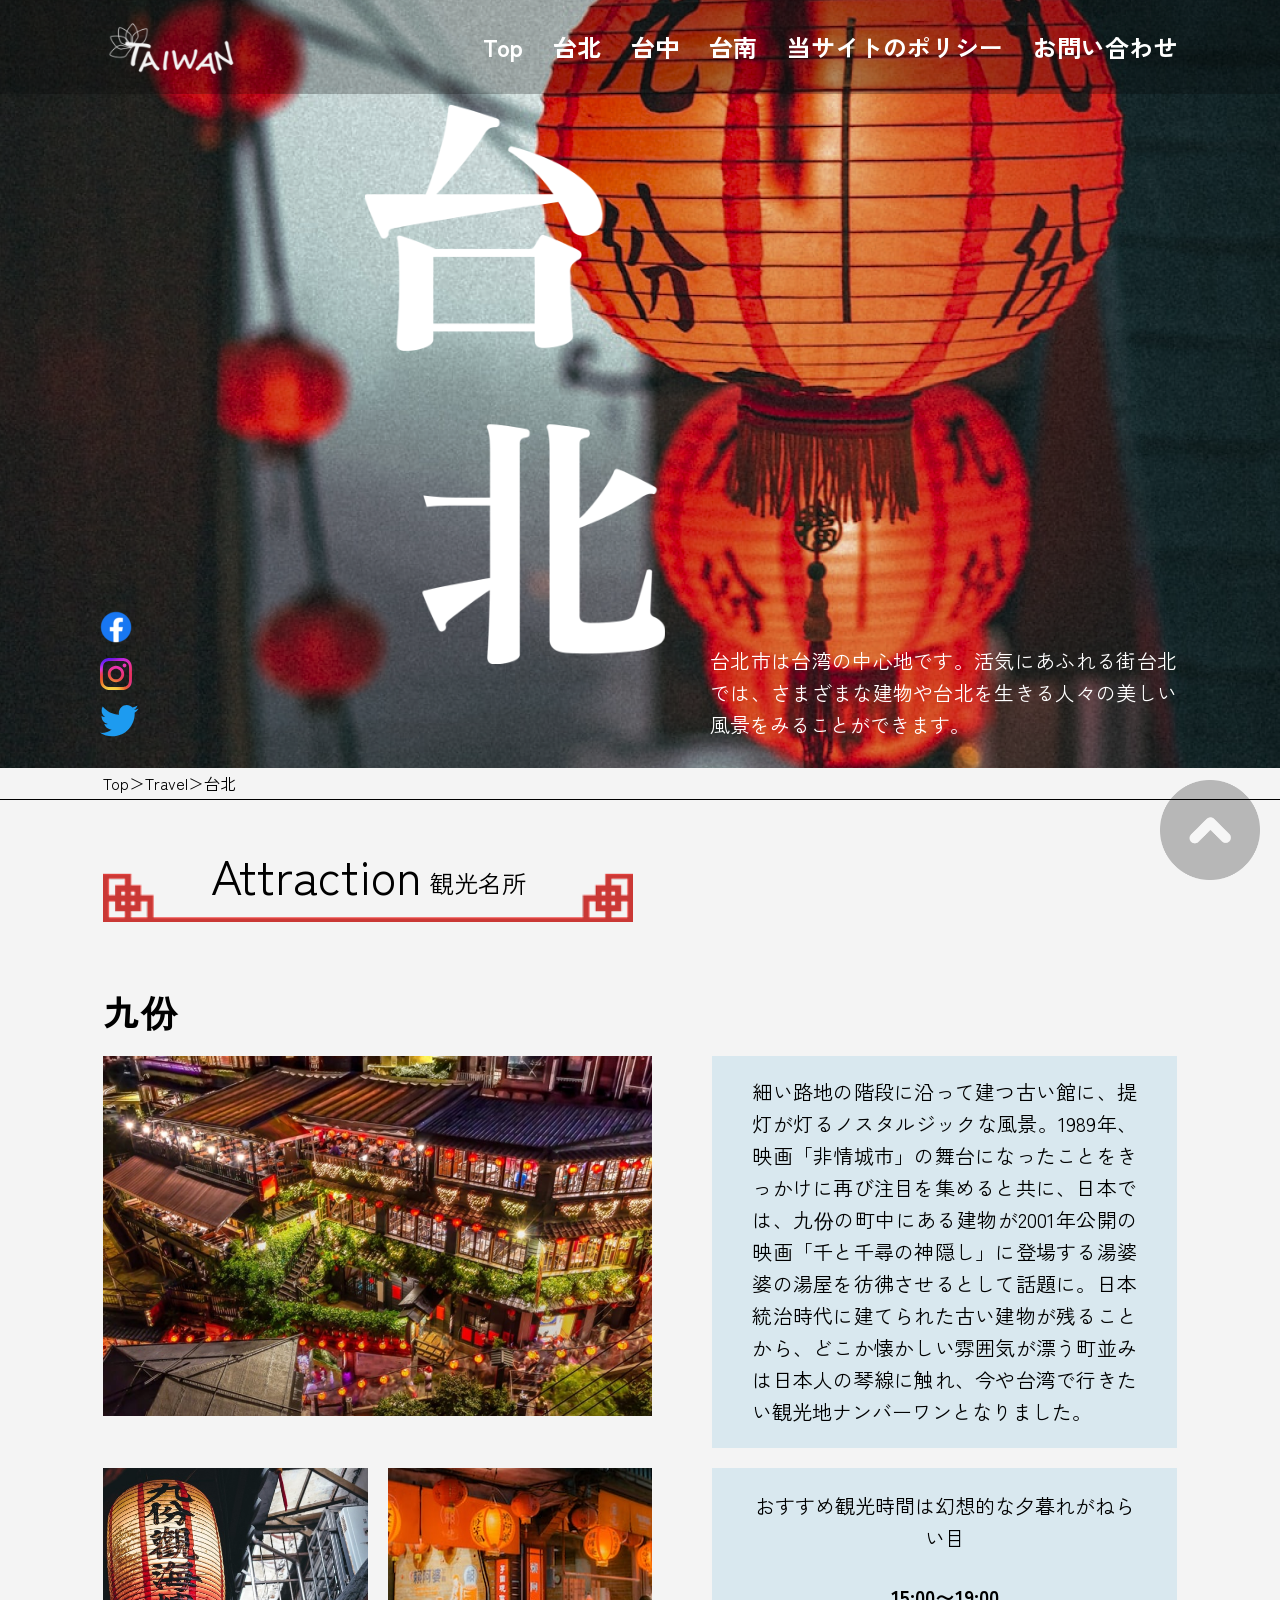
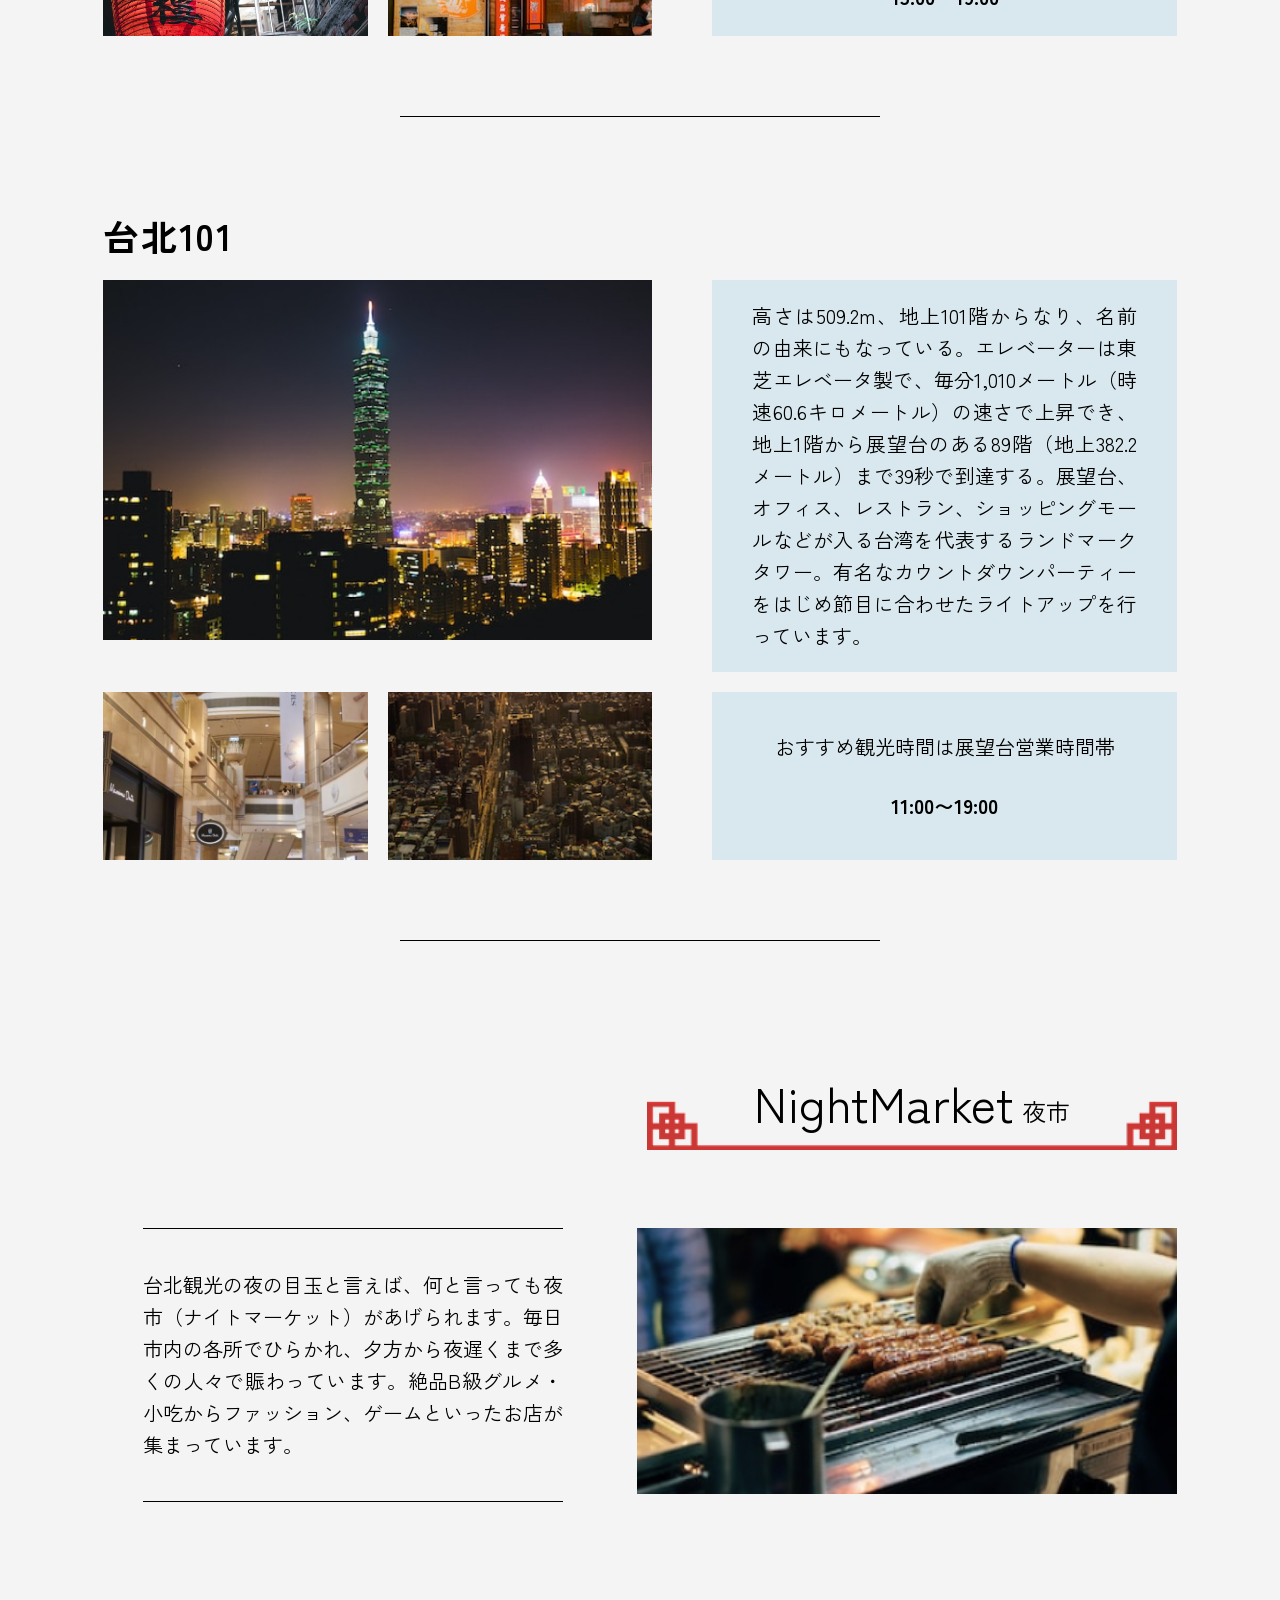
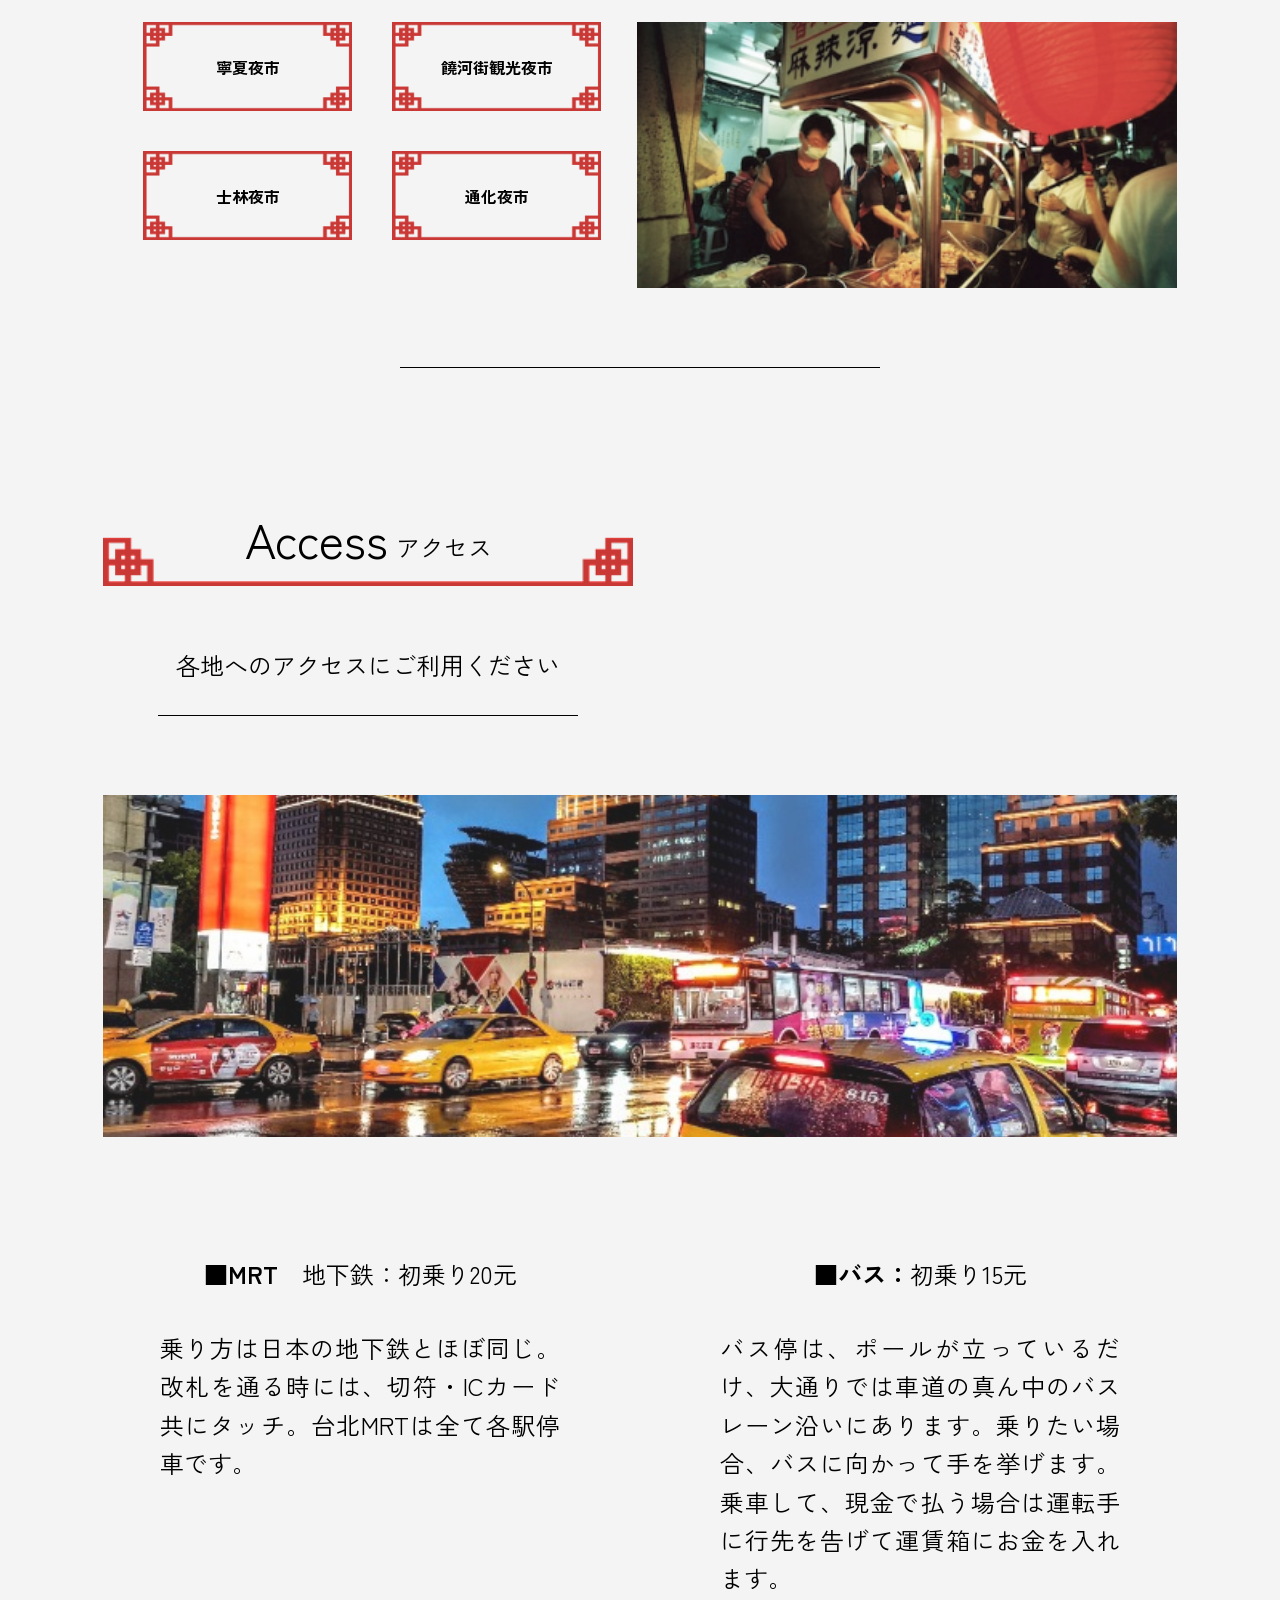
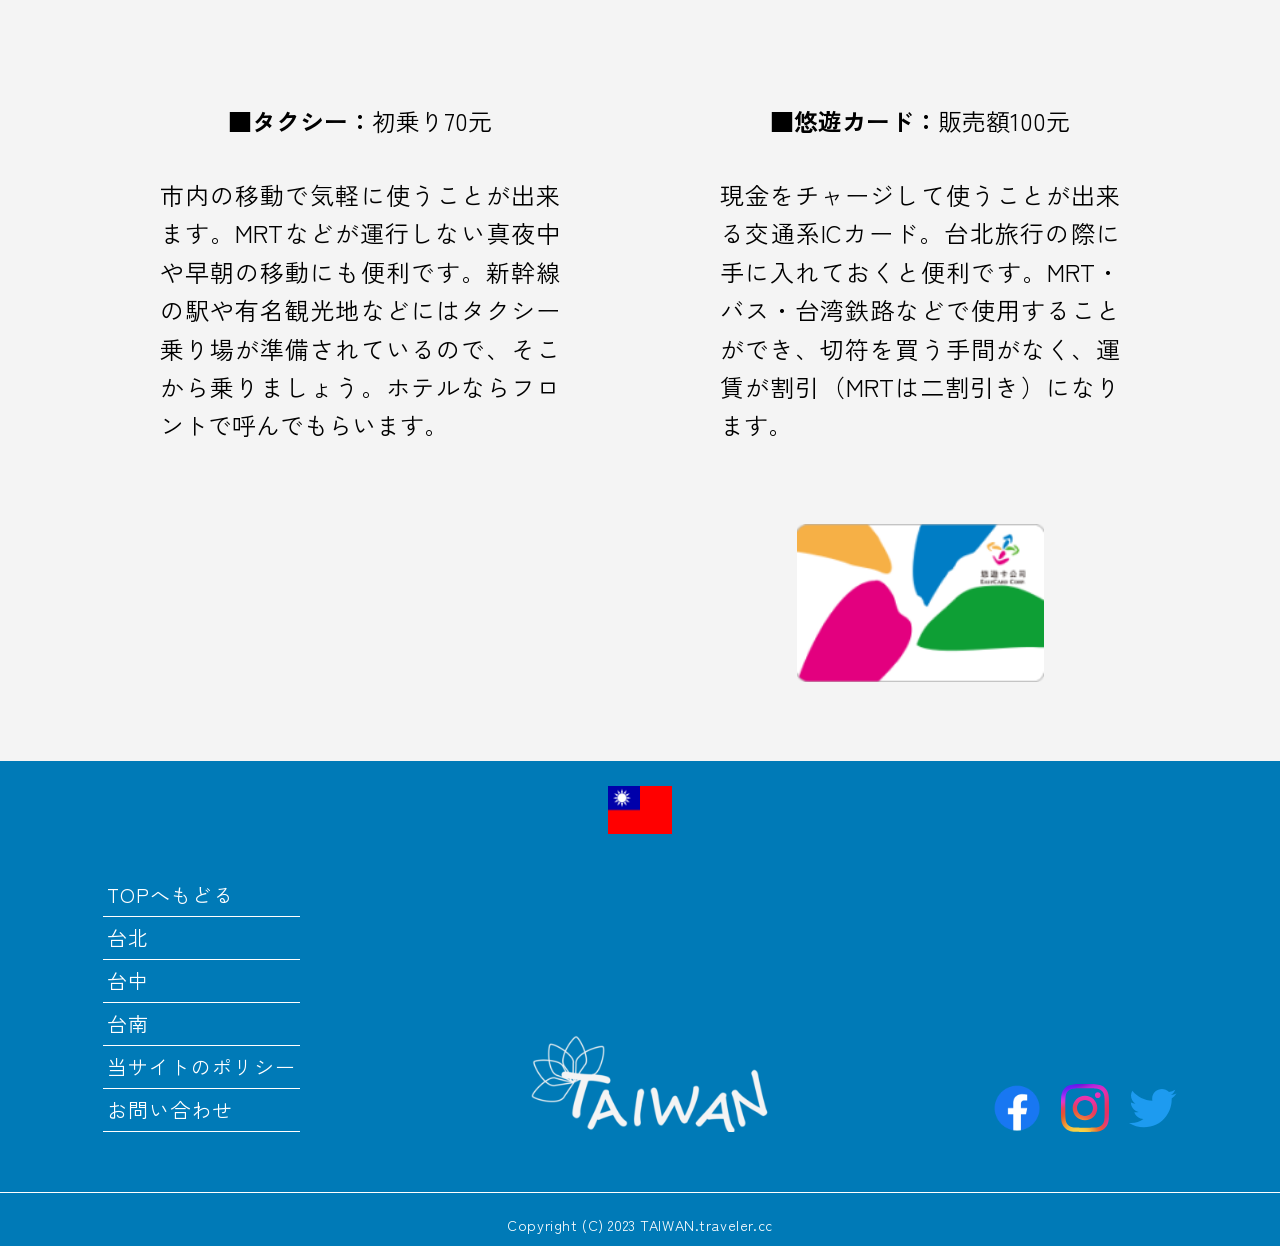
<file: taiwanTravel/taipei/index.html>
<!DOCTYPE html>
<html lang="ja">

<head>
    <meta charset="UTF-8">
    <meta name="viewport" content="width=device-width, initial-scale=1.0">
    <meta name="description" content="台湾の中心地・台北の観光ガイド。九份や台北101などの観光名所、寧夏夜市をはじめとする夜市、MRTやバスなどの交通手段をご紹介します。">
    <title>台北｜台湾観光ガイド</title>
    <link rel="icon" href="../favicon.ico" sizes="32x32">
    <link rel="icon" href="../common/images/faviconTaiwan.svg" type="image/svg+xml">
    <link rel="apple-touch-icon" href="../common/images/appleTouchIcon.png">

    <link rel="stylesheet" href="../common/CSS/sanitize.css">
    <link rel="preconnect" href="https://fonts.googleapis.com">
    <link rel="preconnect" href="https://fonts.gstatic.com" crossorigin>
    <link href="https://fonts.googleapis.com/css2?family=Zen+Kaku+Gothic+New&display=swap" rel="stylesheet">
    <link rel="stylesheet" href="../common/CSS/loading.css">
    <link rel="stylesheet" href="styles/style.css">
</head>

<body class="bodyView">

    <!-- ローディング演出：body直下の先頭に置く（最初に画面を覆うため） -->
    <div id="loading">
        <div class="loadingLogo">
            <img src="../common/images/topHeroLogoSp.svg" alt="">
        </div>
    </div>

    <header class="header">
        <img class="hdlogo" src="../common/images/headerTaiwanLogo.svg" alt="TAIWAN">

        <nav class="gnav">
            <a href="../index.html">Top</a>
            <a href="#" aria-current="page">台北</a>
            <a href="../taichu/index.html">台中</a>
            <a href="../tainan/index.html">台南</a>
            <a href="#">当サイトのポリシー</a>
            <a href="#">お問い合わせ</a>
        </nav>

        <!-- ドロワーメニュー（SP用） -->
        <button type="button" class="hamburgerJs hamburger">
            <img src="../common/images/openDrawer.svg" alt="メニューを開く">
        </button>

        <nav class="drawerJs">
            <button type="button" class="closeBtnJs">
                <img src="../common/images/closeDrawer.svg" alt="メニューを閉じる">
            </button>

            <div class="drawerLogoJs">
                <img src="../common/images/headerTaiwanLogo.svg" alt="TAIWAN">
            </div>

            <ul class="drawerMenu">
                <li class="menu">Menu</li>
                <li><a href="../index.html">TOP</a></li>
                <li><a href="#" aria-current="page">台北</a></li>
                <li><a href="../taichu/index.html">台中</a></li>
                <li><a href="../tainan/index.html">台南</a></li>
                <li><a href="#">当サイトのポリシー</a></li>
                <li><a href="#">お問い合わせ</a></li>
            </ul>
        </nav>
    </header>

    <main>

        <!-- ================== ヒーロー ================== -->
        <section class="topArea">
            <picture class="heroLogo">
                <img src="images/tpHeroFontCm.svg" alt="台北">
            </picture>

            <div class="snsIcon">
                <a href="#" aria-label="Facebook"><img src="images/iconFacebook.svg" alt=""></a>
                <a href="#" aria-label="Instagram"><img src="images/iconInstagram.svg" alt=""></a>
                <a href="#" aria-label="Twitter"><img src="images/iconTwitter.svg" alt=""></a>
            </div>

            <p class="heroDesc">台北市は台湾の中心地です。活気にあふれる街台北では、さまざまな建物や台北を生きる人々の美しい風景をみることができます。</p>
        </section>

        <nav class="breadCrumb" aria-label="パンくずリスト">
            <a href="../index.html">Top</a>＞<a href="../index.html#travel">Travel</a>＞<span aria-current="page">台北</span>
        </nav>

        <!-- ================== Attraction ================== -->
        <section id="attraction">
            <h2 class="sectionTitle">
                <span class="eng">Attraction</span>
                <span class="ja">観光名所</span>
            </h2>

            <div class="attractionItem">
                <h3 class="sectionSubTitle">九份</h3>

                <div class="attractionRow">
                    <picture class="imgMain">
                        <img src="images/tpAttrctionPc01.png" alt="提灯が灯る夕暮れの九份の街並み">
                    </picture>

                    <p class="disc">細い路地の階段に沿って建つ古い館に、提灯が灯るノスタルジックな風景。1989年、映画「非情城市」の舞台になったことをきっかけに再び注目を集めると共に、日本では、九份の町中にある建物が2001年公開の映画「千と千尋の神隠し」に登場する湯婆婆の湯屋を彷彿させるとして話題に。日本統治時代に建てられた古い建物が残ることから、どこか懐かしい雰囲気が漂う町並みは日本人の琴線に触れ、今や台湾で行きたい観光地ナンバーワンとなりました。</p>
                </div>

                <div class="attractionRow">
                    <div class="imgSub">
                        <picture>
                            <source media="(min-width: 769px)" srcset="images/tpAttrctionPc02.png">
                            <img src="images/tpAttrctionPh02.png" alt="九份に吊るされた大きな提灯">
                        </picture>
                        <picture>
                            <source media="(min-width: 769px)" srcset="images/tpAttrctionPc03.png">
                            <img src="images/tpAttrctionPh03.png" alt="夜の九份に並ぶ茶楼の灯り">
                        </picture>
                    </div>

                    <p class="disc discNote">おすすめ観光時間は幻想的な夕暮れがねらい目<span class="time">15:00〜19:00</span></p>
                </div>

                <hr class="sectionDivider">
            </div>

            <div class="attractionItem">
                <h3 class="sectionSubTitle">台北101</h3>

                <div class="attractionRow">
                    <picture class="imgMain">
                        <img src="images/tpAttrctionPh04.png" alt="ライトアップされた台北101と夜景">
                    </picture>

                    <p class="disc">高さは509.2m、地上101階からなり、名前の由来にもなっている。エレベーターは東芝エレベータ製で、毎分1,010メートル（時速60.6キロメートル）の速さで上昇でき、地上1階から展望台のある89階（地上382.2メートル）まで39秒で到達する。展望台、オフィス、レストラン、ショッピングモールなどが入る台湾を代表するランドマークタワー。有名なカウントダウンパーティーをはじめ節目に合わせたライトアップを行っています。</p>
                </div>

                <div class="attractionRow">
                    <div class="imgSub">
                        <picture>
                            <img src="images/tpAttrctionPh05.png" alt="台北101のショッピングモール内部">
                        </picture>
                        <picture>
                            <img src="images/tpAttrctionPh06.png" alt="台北101の展望台から見た夜景">
                        </picture>
                    </div>

                    <p class="disc discNote">おすすめ観光時間は展望台営業時間帯<span class="time">11:00〜19:00</span></p>
                </div>

                <hr class="sectionDivider">
            </div>
        </section>

        <!-- ================== NightMarket ================== -->
        <section id="nightMarket">
            <h2 class="sectionTitle">
                <span class="eng">NightMarket</span>
                <span class="ja">夜市</span>
            </h2>

            <div class="nmRow">
                <div class="nmCol">
                    <hr class="sectionDivider">
                    <p class="subNightMarket">台北観光の夜の目玉と言えば、何と言っても夜市（ナイトマーケット）があげられます。毎日市内の各所でひらかれ、夕方から夜遅くまで多くの人々で賑わっています。絶品B級グルメ・小吃からファッション、ゲームといったお店が集まっています。</p>
                    <hr class="sectionDivider">
                </div>

                <picture class="imgMini">
                    <img src="images/tpNightmarketPh01.png" alt="夜市の屋台で焼かれる串焼き">
                </picture>
            </div>

            <div class="nmRow">
                <div class="nmCol">
                    <div class="selectMarket">
                        <button type="button" id="btn-market1" class="marketName" aria-haspopup="dialog">寧夏夜市</button>
                        <button type="button" id="btn-market2" class="marketName" aria-haspopup="dialog">饒河街観光夜市</button>
                        <button type="button" id="btn-market3" class="marketName" aria-haspopup="dialog">士林夜市</button>
                        <button type="button" id="btn-market4" class="marketName" aria-haspopup="dialog">通化夜市</button>
                    </div>
                </div>

                <picture class="imgMini">
                    <img src="images/tpNightmarketPh02.png" alt="賑わう夜市の屋台と人々">
                </picture>
            </div>

            <hr class="sectionDivider">
        </section>

        <!-- ================== Access ================== -->
        <section id="access">
            <h2 class="sectionTitle">
                <span class="eng">Access</span>
                <span class="ja">アクセス</span>
            </h2>

            <div class="accessIntro">
                <p class="subDiscTop">各地へのアクセスにご利用ください</p>
                <hr class="sectionDivider">
            </div>

            <picture class="imgWide">
                <img class="accessImg" src="images/tpAccess01.png" alt="台北の街を走るタクシーとバス">
            </picture>

            <div class="accessGrid">
                <div class="accessItem">
                    <h3 class="miniTitle">■MRT<span class="miniSub">　地下鉄：初乗り20元</span></h3>
                    <p class="subDisc">乗り方は日本の地下鉄とほぼ同じ。改札を通る時には、切符・ICカード共にタッチ。台北MRTは全て各駅停車です。</p>
                </div>

                <div class="accessItem">
                    <h3 class="miniTitle">■バス：<span class="miniSub">初乗り15元</span></h3>
                    <p class="subDisc">バス停は、ポールが立っているだけ、大通りでは車道の真ん中のバスレーン沿いにあります。乗りたい場合、バスに向かって手を挙げます。乗車して、現金で払う場合は運転手に行先を告げて運賃箱にお金を入れます。</p>
                </div>

                <div class="accessItem">
                    <h3 class="miniTitle">■タクシー：<span class="miniSub">初乗り70元</span></h3>
                    <p class="subDisc">市内の移動で気軽に使うことが出来ます。MRTなどが運行しない真夜中や早朝の移動にも便利です。新幹線の駅や有名観光地などにはタクシー乗り場が準備されているので、そこから乗りましょう。ホテルならフロントで呼んでもらいます。</p>
                </div>

                <div class="accessItem">
                    <h3 class="miniTitle">■悠遊カード：<span class="miniSub">販売額100元</span></h3>
                    <p class="subDisc">現金をチャージして使うことが出来る交通系ICカード。台北旅行の際に手に入れておくと便利です。MRT・バス・台湾鉄路などで使用することができ、切符を買う手間がなく、運賃が割引（MRTは二割引き）になります。</p>

                    <picture class="travelCard">
                        <img src="images/tpEasycardCm.png" alt="悠遊カード">
                    </picture>
                </div>
            </div>
        </section>

        <!-- ================== 夜市モーダル ================== -->
        <div id="modalMarket1" class="modalOverlay" role="dialog" aria-modal="true" aria-labelledby="modalTitle1">
            <div class="modalContent">
                <button type="button" class="closeBtn">
                    <img src="images/modalClose.svg" alt="閉じる">
                </button>
                <h3 id="modalTitle1" class="modalTitle">寧夏夜市</h3>

                <div class="modalBody">
                    <picture class="modalImages">
                        <source media="(min-width: 769px)" srcset="images/tpModal01Pc.png">
                        <img src="images/tpModal01Sp.png" alt="寧夏夜市の屋台">
                    </picture>

                    <div class="modalTextWrapper">
                        <p class="modalText">寧夏路夜市は台湾伝統の屋台料理やB級グルメがメインの夜市です。特に大同区の圓環付近には懐かしいグルメがたくさん集まっていますので、思う存分味わってください。また、ここの夜市は歩道と車道が分かれているので、食事やショッピングに便利です。食の夜市とも言われる寧夏路夜市には毎日、大勢の人々が訪れています。</p>
                        <p class="modalTime">営業時間<br>日曜日17:00〜25:00<br>月曜日17:00〜25:00<br>火曜日17:00〜25:00<br>水曜日17:00〜25:00<br>木曜日17:00〜25:00<br>金曜日17:00〜25:00<br>土曜日17:00〜25:00</p>
                    </div>
                </div>
            </div>
        </div>

        <div id="modalMarket2" class="modalOverlay" role="dialog" aria-modal="true" aria-labelledby="modalTitle2">
            <div class="modalContent">
                <button type="button" class="closeBtn">
                    <img src="images/modalClose.svg" alt="閉じる">
                </button>
                <h3 id="modalTitle2" class="modalTitle">饒河街観光夜市</h3>

                <div class="modalBody">
                    <picture class="modalImages">
                        <source media="(min-width: 769px)" srcset="images/tpModal02Pc.png">
                        <img src="images/tpModal02Sp.png" alt="饒河街観光夜市の入口">
                    </picture>

                    <div class="modalTextWrapper">
                        <p class="modalText">饒河街観光夜市は、屋台料理から雑貨や生活用品も扱う夜市です。その手ごろな値段が魅力的で、多くの人々で賑わいます。最も観光客に人気があるのは「藥燉排骨」「胡椒餅」「水煎包」「蚵仔麵線」など行列ができる人気料理と、「麻辣臭豆腐」「牛肉麵」「天婦羅」など台湾の伝統的な屋台料理も定番です。</p>
                        <p class="modalTime">営業時間<br>日曜日17:00〜23:00<br>月曜日17:00〜23:00<br>火曜日17:00〜23:00<br>水曜日17:00〜23:00<br>木曜日17:00〜23:00<br>金曜日17:00〜23:00<br>土曜日17:00〜23:00</p>
                    </div>
                </div>
            </div>
        </div>

        <div id="modalMarket3" class="modalOverlay" role="dialog" aria-modal="true" aria-labelledby="modalTitle3">
            <div class="modalContent">
                <button type="button" class="closeBtn">
                    <img src="images/modalClose.svg" alt="閉じる">
                </button>
                <h3 id="modalTitle3" class="modalTitle">士林夜市</h3>

                <div class="modalBody">
                    <picture class="modalImages">
                        <source media="(min-width: 769px)" srcset="images/tpModal03Pc.png">
                        <img src="images/tpModal03Sp.png" alt="士林夜市の賑わい">
                    </picture>

                    <div class="modalTextWrapper">
                        <p class="modalText">ここは市内で最も規模が大きく知名度の高い夜市で、台湾のおいしい屋台グルメからユニークな雑貨まで、ありとあらゆるものが売られています。その種類の豊富さ、敷地の広さ、歴史、そして夜遊びスポットとしての人気度と、士林夜市の魅力は何から何まで台北ナンバーワン。台北観光では絶対にはずせない魅惑スポットです。</p>
                        <p class="modalTime">営業時間<br>日曜日16:00〜00:00<br>月曜日16:00〜00:00<br>火曜日16:00〜00:00<br>水曜日16:00〜00:00<br>木曜日16:00〜00:00<br>金曜日16:00〜00:00<br>土曜日16:00〜00:00</p>
                    </div>
                </div>
            </div>
        </div>

        <div id="modalMarket4" class="modalOverlay" role="dialog" aria-modal="true" aria-labelledby="modalTitle4">
            <div class="modalContent">
                <button type="button" class="closeBtn">
                    <img src="images/modalClose.svg" alt="閉じる">
                </button>
                <h3 id="modalTitle4" class="modalTitle">通化夜市</h3>

                <div class="modalBody">
                    <picture class="modalImages">
                        <source media="(min-width: 769px)" srcset="images/tpModal04Pc.png">
                        <img src="images/tpModal04Sp.png" alt="通化夜市の屋台">
                    </picture>

                    <div class="modalTextWrapper">
                        <p class="modalText">台北の他の夜市と比べると小規模ではあるものの、食べ物においてはどの夜市にも決して劣りません。有名な駱記小炒（炒め物）、裕品元の氷火湯円、平価鉄板焼、通化夜市の揚げサツマイモボールは、ぜひとも賞味したい特色的な伝統軽食です。マッサージ店もたくさんあり、1日の終わりに最適な夜市です。</p>
                        <p class="modalTime">営業時間<br>日曜日18:00〜24:00<br>月曜日18:00〜24:00<br>火曜日18:00〜24:00<br>水曜日18:00〜24:00<br>木曜日18:00〜24:00<br>金曜日18:00〜24:00<br>土曜日18:00〜24:00</p>
                    </div>
                </div>
            </div>
        </div>

        <a href="#" class="pageTop" aria-label="ページ上部へ戻る"></a>
    </main>

    <footer class="footer">
        <img class="footerFlag" src="images/topFlagSp.svg" alt="台湾の国旗">

        <div class="footerMain">
            <nav class="footerNav">
                <a href="../index.html">TOPへもどる</a>
                <a href="../taipei/index.html">台北</a>
                <a href="../taichu/index.html">台中</a>
                <a href="../tainan/index.html">台南</a>
                <a href="#">当サイトのポリシー</a>
                <a href="#">お問い合わせ</a>
            </nav>

            <div class="footerGroup">
                <a href="#" class="footerLogo">
                    <img src="../common/images/footerTaiwanLogoSp.svg" alt="TAIWAN">
                </a>

                <div class="footerSns">
                    <a href="#" aria-label="Facebook"><img src="../common/images/iconFacebook.svg" alt=""></a>
                    <a href="#" aria-label="Instagram"><img src="../common/images/iconInstagram.svg" alt=""></a>
                    <a href="#" aria-label="Twitter"><img src="../common/images/iconTwitter.svg" alt=""></a>
                </div>
            </div>
        </div>

        <small class="footerCopy">Copyright (C) 2023 TAIWAN.traveler.cc</small>
    </footer>

    <!-- スクリプトは </body> の直前にまとめる -->
    <script src="../common/scripts/loading.js"></script>
    <script src="scripts/script.js"></script>
</body>

</html>
</file>
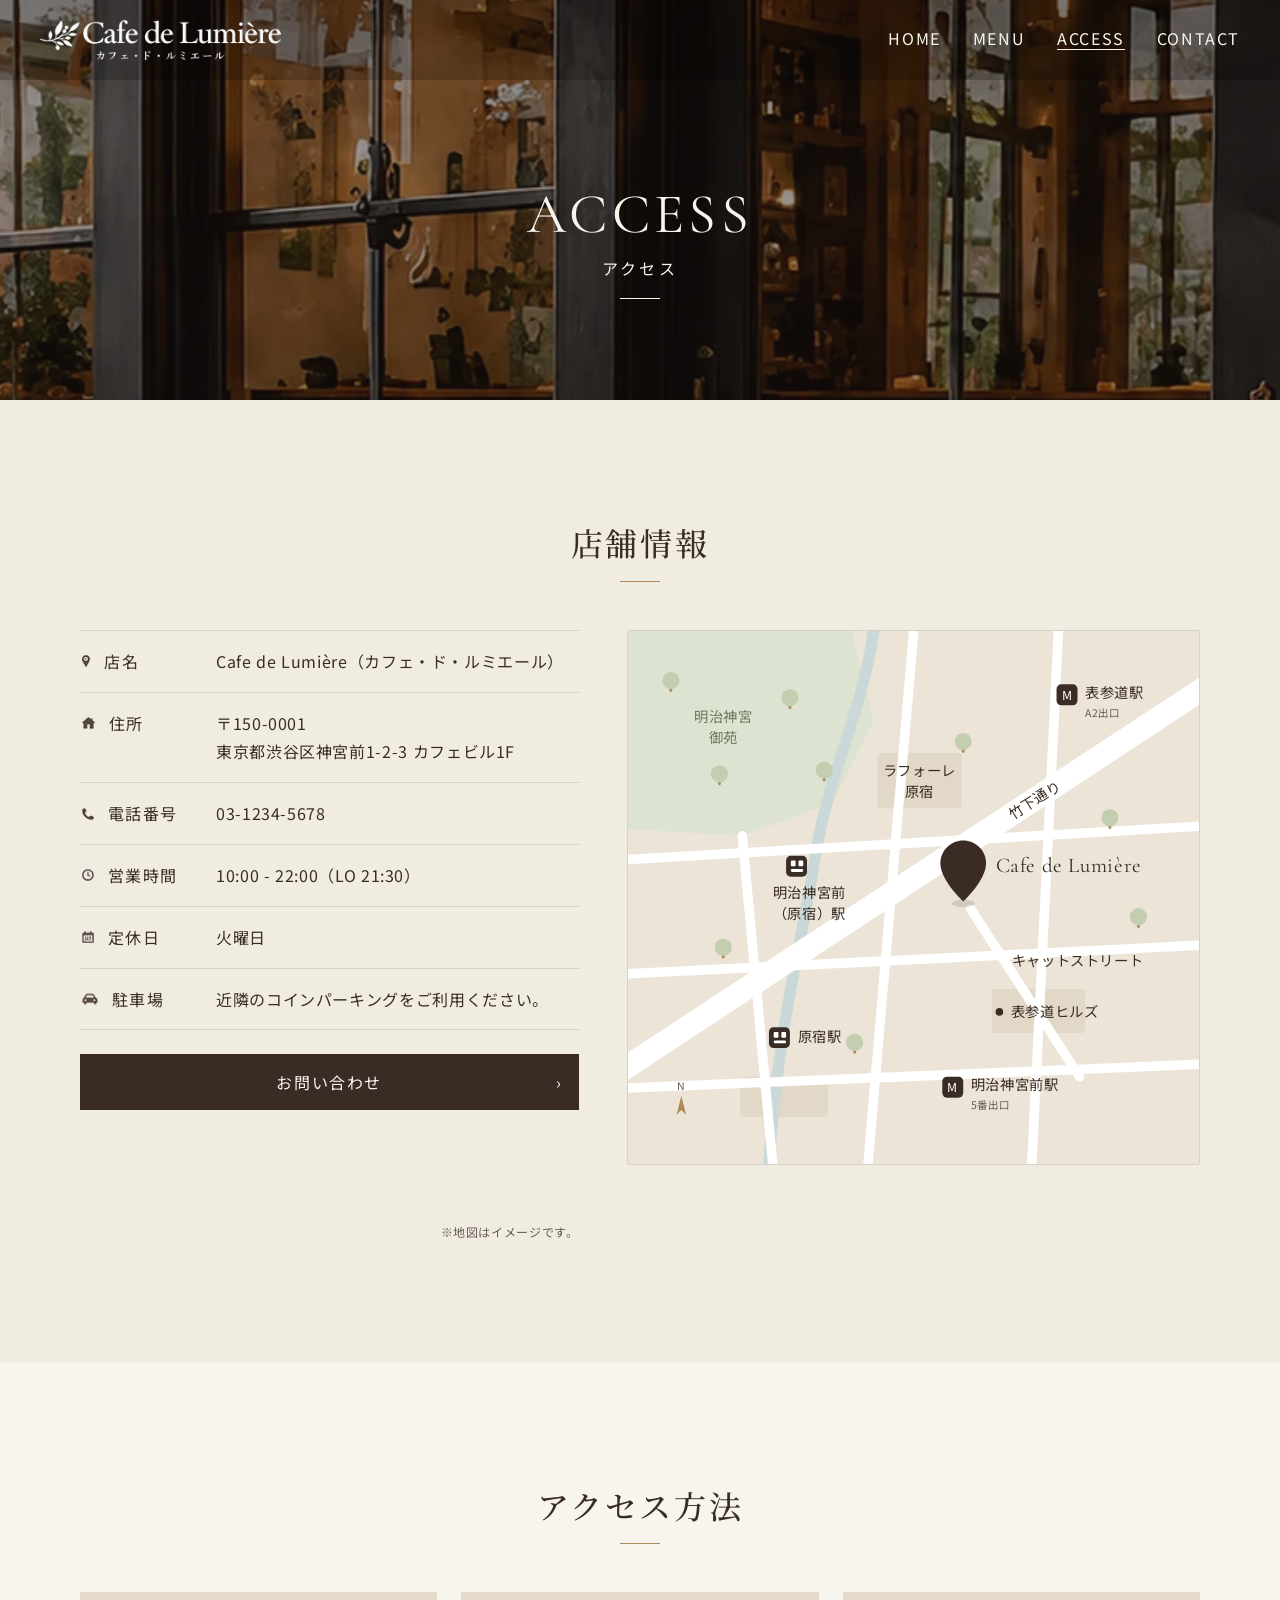
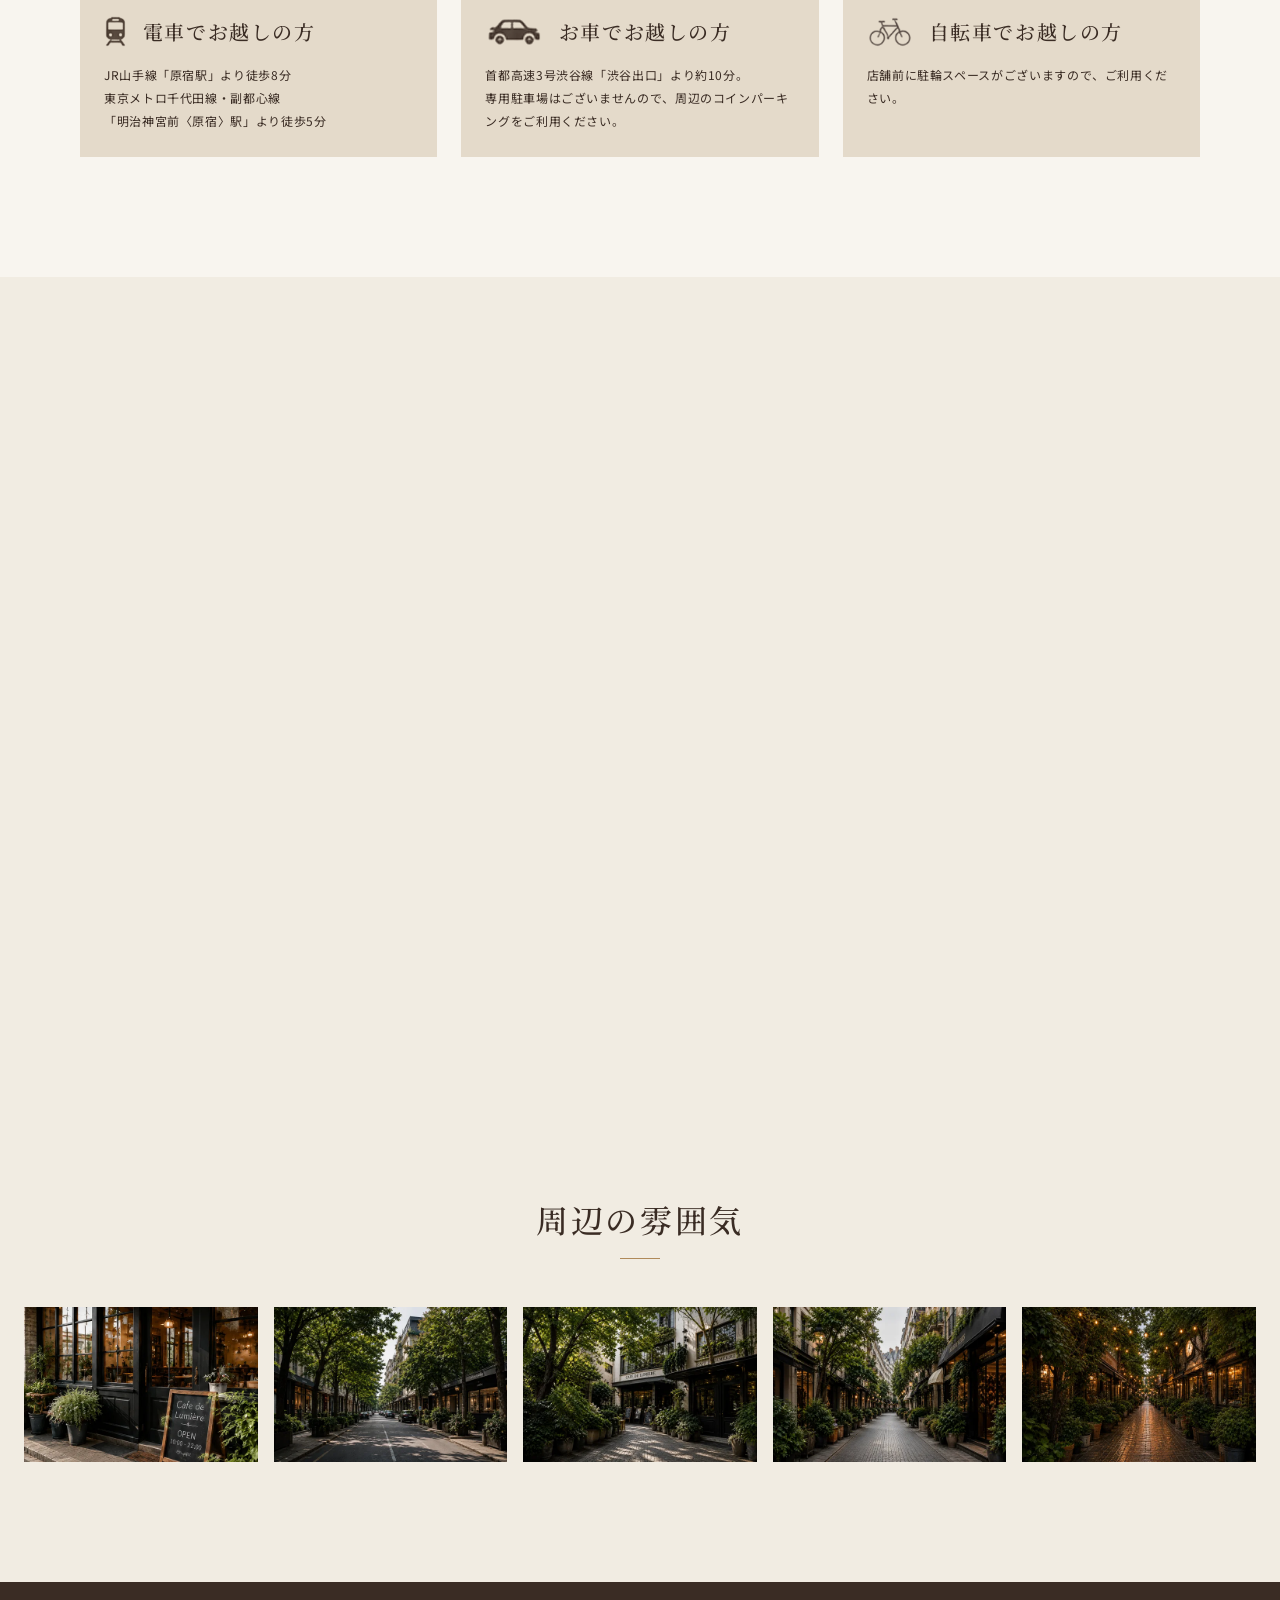
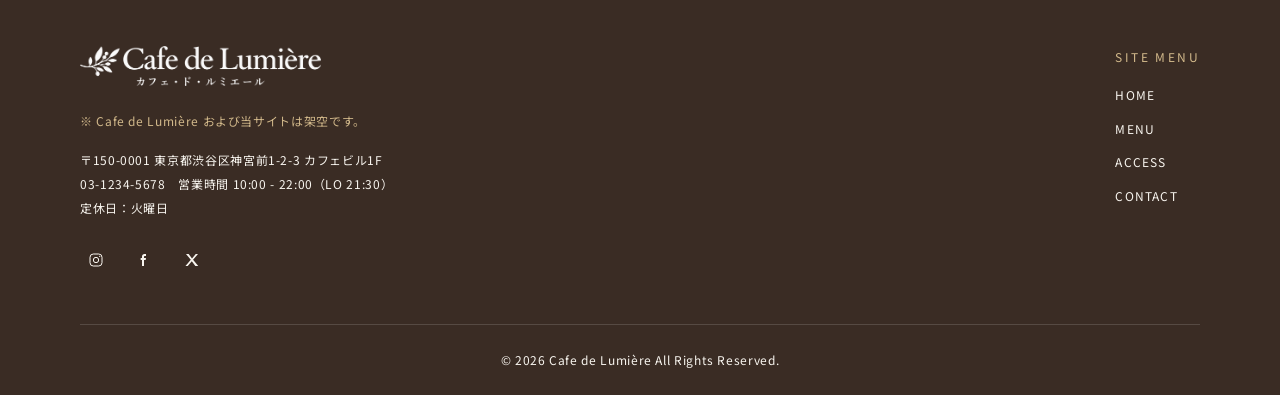
<file: cafeDeLumiere/access.html>
<!DOCTYPE html>
<html lang="ja">
<head>
<meta charset="UTF-8">
<meta name="viewport" content="width=device-width, initial-scale=1">
<title>ACCESS｜Cafe de Lumière（カフェ・ド・ルミエール）</title>
<meta name="description" content="Cafe de Lumièreへのアクセス。東京都渋谷区神宮前1-2-3 カフェビル1F、明治神宮前（原宿）駅より徒歩5分、JR原宿駅より徒歩8分。営業時間・定休日・駐車場のご案内。">

<!-- OGP -->
<meta property="og:type" content="article">
<meta property="og:title" content="ACCESS｜Cafe de Lumière（カフェ・ド・ルミエール）">
<meta property="og:description" content="明治神宮前（原宿）駅より徒歩5分。Cafe de Lumièreへのアクセスをご案内します。">
<meta property="og:image" content="images/common/ogp.jpg">
<meta property="og:locale" content="ja_JP">

<link rel="icon" href="images/common/favicon.ico" sizes="any">
<link rel="apple-touch-icon" href="images/common/appleTouchIcon.png">

<!-- フォント：Cormorant Garamond（英字見出し）／Noto Serif JP（和文見出し）／Noto Sans JP（本文） -->
<link rel="preconnect" href="https://fonts.googleapis.com">
<link rel="preconnect" href="https://fonts.gstatic.com" crossorigin>
<link href="https://fonts.googleapis.com/css2?family=Cormorant+Garamond:wght@300;400&family=Noto+Sans+JP:wght@300;400;500&family=Noto+Serif+JP:wght@400;500;600&display=swap" rel="stylesheet">

<!-- JSが有効な時だけスクロール表示アニメーションを使う（保険） -->
<script>document.documentElement.classList.add('isJsEnabled');</script>
<link rel="stylesheet" href="css/reset.css">
<link rel="stylesheet" href="css/style.css">
</head>

<body>

<!-- ============================================================
     ヘッダー（全ページ共通）
     ============================================================ -->
<header class="siteHeader">
  <div class="headerInner">

    <a class="siteLogo" href="index.html">
      <img class="siteLogoImage" src="images/common/logoHeaderWhite.png" alt="Cafe de Lumière（カフェ・ド・ルミエール）" width="560" height="93">
    </a>

    <nav class="globalNav" aria-label="メインメニュー">
      <ul class="globalNavList">
        <li><a class="globalNavLink" href="index.html">HOME</a></li>
        <li><a class="globalNavLink" href="menu.html">MENU</a></li>
        <li><a class="globalNavLink isActive" href="access.html" aria-current="page">ACCESS</a></li>
        <li><a class="globalNavLink" href="contact.html">CONTACT</a></li>
      </ul>
    </nav>

    <button class="hamburgerBtn jsMenuToggle" type="button" aria-label="メニューを開く" aria-expanded="false" aria-controls="drawerMenu">
      <span class="hamburgerBtnLine"></span>
      <span class="hamburgerBtnLine"></span>
      <span class="hamburgerBtnLine"></span>
    </button>

  </div>
</header>

<!-- ドロワーメニュー（1023px 以下で使用） -->
<div class="drawerMenu jsDrawer" id="drawerMenu">
  <nav aria-label="モバイルメニュー">
    <ul class="drawerNavList">
      <li><a class="drawerNavLink" href="index.html">HOME</a></li>
      <li><a class="drawerNavLink" href="menu.html">MENU</a></li>
      <li><a class="drawerNavLink" href="access.html">ACCESS</a></li>
      <li><a class="drawerNavLink" href="contact.html">CONTACT</a></li>
    </ul>
  </nav>
  <ul class="drawerSnsList">
    <li>
      <a class="drawerSnsLink" href="#" aria-label="Instagram">
        <svg class="drawerSnsIcon" viewBox="0 0 24 24" fill="none" stroke="currentColor" stroke-width="1.5" aria-hidden="true">
          <rect x="3" y="3" width="18" height="18" rx="5"></rect>
          <circle cx="12" cy="12" r="4"></circle>
          <circle cx="17.5" cy="6.5" r="1" fill="currentColor" stroke="none"></circle>
        </svg>
      </a>
    </li>
    <li>
      <a class="drawerSnsLink" href="#" aria-label="Facebook">
        <svg class="drawerSnsIcon" viewBox="0 0 24 24" fill="currentColor" aria-hidden="true">
          <path d="M15 3h-2.5C10.6 3 9 4.6 9 6.5V9H7v3h2v9h3v-9h2.5l.5-3H12V6.9c0-.5.4-.9.9-.9H15V3z"></path>
        </svg>
      </a>
    </li>
    <li>
      <a class="drawerSnsLink" href="#" aria-label="X（旧Twitter）">
        <svg class="drawerSnsIcon" viewBox="0 0 24 24" fill="currentColor" aria-hidden="true">
          <path d="M3 3h4l5 6.6L17.6 3H21l-7.4 8.6L21.4 21H17l-5.3-7L5.6 21H2.2l8-9.3L3 3z"></path>
        </svg>
      </a>
    </li>
  </ul>
</div>


<main>

  <!-- ============================================================
       ページヘッダー
       ============================================================ -->
  <section class="pageHeader">
    <div class="pageHeaderImage parallaxImage jsParallax" data-speed="0.06">
      <picture>
        <source media="(min-width: 768px)" srcset="images/access/heroPc.webp">
        <img src="images/access/heroSp.webp" alt="黒板サインと植木鉢が並ぶ Cafe de Lumière の店先" width="750" height="600" fetchpriority="high">
      </picture>
    </div>
    <div class="pageHeaderInner">
      <h1 class="displayTitle pageHeaderTitle">ACCESS</h1>
      <p class="pageHeaderJa">アクセス</p>
    </div>
  </section>


  <!-- ============================================================
       店舗情報
       ============================================================ -->
  <section class="section">
    <div class="container">

      <div class="sectionTitleWrap fadeIn">
        <h2 class="sectionTitle">店舗情報</h2>
      </div>

      <div class="shopInfoInner">

        <div class="fadeIn">
          <dl class="shopInfoList">
            <div class="shopInfoRow">
              <dt class="shopInfoLabel">
                <img class="shopInfoIcon" src="images/common/iconPin.png" alt="" width="40" height="52">店名
              </dt>
              <dd class="shopInfoValue">Cafe de Lumière（カフェ・ド・ルミエール）</dd>
            </div>

            <div class="shopInfoRow">
              <dt class="shopInfoLabel">
                <img class="shopInfoIcon" src="images/common/iconHome.png" alt="" width="51" height="49">住所
              </dt>
              <dd class="shopInfoValue">
                〒150-0001<br>
                東京都渋谷区神宮前1-2-3 カフェビル1F
              </dd>
            </div>

            <div class="shopInfoRow">
              <dt class="shopInfoLabel">
                <img class="shopInfoIcon" src="images/common/iconPhone.png" alt="" width="47" height="47">電話番号
              </dt>
              <dd class="shopInfoValue"><a href="tel:0312345678">03-1234-5678</a></dd>
            </div>

            <div class="shopInfoRow">
              <dt class="shopInfoLabel">
                <img class="shopInfoIcon" src="images/common/iconClock.png" alt="" width="51" height="51">営業時間
              </dt>
              <dd class="shopInfoValue">10:00 - 22:00（LO 21:30）</dd>
            </div>

            <div class="shopInfoRow">
              <dt class="shopInfoLabel">
                <img class="shopInfoIcon" src="images/common/iconCalendar.png" alt="" width="50" height="50">定休日
              </dt>
              <dd class="shopInfoValue">火曜日</dd>
            </div>

            <div class="shopInfoRow">
              <dt class="shopInfoLabel">
                <img class="shopInfoIcon" src="images/common/iconCar.png" alt="" width="53" height="42">駐車場
              </dt>
              <dd class="shopInfoValue">近隣のコインパーキングをご利用ください。</dd>
            </div>
          </dl>

          <a class="btnPrimary shopInfoBtn" href="contact.html">
            お問い合わせ
            <span class="btnArrow" aria-hidden="true">›</span>
          </a>
        </div>

        <!-- イラスト地図（Googleマップではなく自前のSVG） -->
        <div class="accessMap fadeIn fadeInDelay1">
          <svg viewBox="0 0 600 560" xmlns="http://www.w3.org/2000/svg" role="img" aria-labelledby="mapTitle mapDesc">
            <title id="mapTitle">Cafe de Lumière 周辺の地図</title>
            <desc id="mapDesc">明治神宮前（原宿）駅より徒歩5分、JR原宿駅より徒歩8分の場所にあります。</desc>

            <defs>
              <g id="mapTree">
                <rect class="mapTreeTrunk" x="-1.5" y="3" width="3" height="9" rx="1.5"></rect>
                <circle class="mapTreeLeaf" cx="0" cy="0" r="9"></circle>
              </g>
            </defs>

            <rect class="mapBg" width="600" height="560"></rect>

            <!-- 公園（明治神宮御苑） -->
            <path class="mapPark" d="M0,0 L235,0 L258,95 L215,180 L120,215 L0,208 Z"></path>

            <!-- 建物ブロック -->
            <rect class="mapBlock" x="262" y="128" width="88" height="58" rx="3"></rect>
            <rect class="mapBlock" x="382" y="376" width="98" height="46" rx="3"></rect>
            <rect class="mapBlock" x="118" y="468" width="92" height="42" rx="3"></rect>

            <!-- 川 -->
            <path class="mapWater" d="M258,0 C245,90 210,150 196,240 C182,330 158,410 148,560"></path>

            <!-- 道路 -->
            <path class="mapRoad" d="M0,240 L600,205"></path>
            <path class="mapRoad" d="M0,360 L600,330"></path>
            <path class="mapRoad" d="M0,480 L600,455"></path>
            <path class="mapRoad" d="M300,0 L252,560"></path>
            <path class="mapRoad" d="M452,0 L424,560"></path>
            <path class="mapRoad" d="M120,215 L152,560"></path>
            <!-- <path class="mapRoad" d="M262,300 L568,110"></path> -->
            <path class="mapRoad" d="M360,292 L474,468"></path>
            <path class="mapRoadMain" d="M-20,470 L620,50"></path>

            <!-- 街路樹 -->
            <use href="#mapTree" transform="translate(45,52)"></use>
            <use href="#mapTree" transform="translate(96,150)"></use>
            <use href="#mapTree" transform="translate(170,70)"></use>
            <use href="#mapTree" transform="translate(206,146)"></use>
            <use href="#mapTree" transform="translate(352,116)"></use>
            <use href="#mapTree" transform="translate(506,196)"></use>
            <use href="#mapTree" transform="translate(238,432)"></use>
            <use href="#mapTree" transform="translate(536,300)"></use>
            <use href="#mapTree" transform="translate(100,332)"></use>

            <!-- ランドマーク名 -->
            <text class="mapLabelPark" x="100" y="96" text-anchor="middle">明治神宮</text>
            <text class="mapLabelPark" x="100" y="118" text-anchor="middle">御苑</text>
            <text class="mapLabel" x="306" y="152" text-anchor="middle">ラフォーレ</text>
            <text class="mapLabel" x="306" y="174" text-anchor="middle">原宿</text>
            <text class="mapLabel" x="430" y="182" text-anchor="middle" transform="rotate(-32 430 182)">竹下通り</text>
            <text class="mapLabel" x="472" y="352" text-anchor="middle">キャットストリート</text>
            <circle class="mapPin" cx="390" cy="400" r="4"></circle>
            <text class="mapLabel" x="402" y="405">表参道ヒルズ</text>

            <!-- 駅（メトロ） -->
            <g>
              <rect class="mapStationBox" x="450" y="56" width="22" height="22" rx="5"></rect>
              <text class="mapStationMark" x="461" y="72" text-anchor="middle">M</text>
              <text class="mapLabel" x="480" y="70">表参道駅</text>
              <text class="mapLabelSm" x="480" y="90">A2出口</text>
            </g>

            <g>
              <rect class="mapStationBox" x="330" y="468" width="22" height="22" rx="5"></rect>
              <text class="mapStationMark" x="341" y="484" text-anchor="middle">M</text>
              <text class="mapLabel" x="360" y="482">明治神宮前駅</text>
              <text class="mapLabelSm" x="360" y="502">5番出口</text>
            </g>

            <!-- 駅（鉄道） -->
            <g>
              <rect class="mapStationBox" x="166" y="236" width="22" height="22" rx="5"></rect>
              <rect x="171" y="241" width="5" height="6" rx="1" fill="#FFFFFF"></rect>
              <rect x="179" y="241" width="5" height="6" rx="1" fill="#FFFFFF"></rect>
              <rect x="171" y="250" width="13" height="3" rx="1.5" fill="#FFFFFF"></rect>
              <text class="mapLabel" x="152" y="280">明治神宮前</text>
              <text class="mapLabel" x="152" y="302">（原宿）駅</text>
            </g>

            <g>
              <rect class="mapStationBox" x="148" y="416" width="22" height="22" rx="5"></rect>
              <rect x="153" y="421" width="5" height="6" rx="1" fill="#FFFFFF"></rect>
              <rect x="161" y="421" width="5" height="6" rx="1" fill="#FFFFFF"></rect>
              <rect x="153" y="430" width="13" height="3" rx="1.5" fill="#FFFFFF"></rect>
              <text class="mapLabel" x="178" y="432">原宿駅</text>
            </g>

            <!-- 店舗のピン -->
            <g>
              <ellipse cx="352" cy="286" rx="12" ry="4" fill="#3A2C24" opacity="0.15"></ellipse>
              <path class="mapPin" d="M352,220c-13.3,0-24,10.7-24,24c0,18 24,40 24,40s24-22 24-40C376,230.7 365.3,220 352,220z"></path>
              <!-- <path class="mapPinLeaf" d="M343,250c1-9 8-15 17-16c0,9-7,16-17,16z"></path> -->
              <!-- <path class="mapPinLeaf" d="M344,251c-4-3-6-8-5-13c5,1 9,5 10,10z"></path> -->
              <text class="mapCafeName" x="386" y="253">Cafe de Lumière</text>
            </g>

            <!-- 方位 -->
            <g>
              <text class="mapLabelSm" x="56" y="482" text-anchor="middle">N</text>
              <path class="mapCompass" d="M56,488 L61,508 L56,503 L51,508 Z"></path>
            </g>
          </svg>
        </div>
        <p class="accessMapNote fadeIn">※地図はイメージです。</p>

      </div>
    </div>
  </section>


  <!-- ============================================================
       アクセス方法
       ============================================================ -->
  <section class="section sectionBgLight">
    <div class="container">

      <div class="sectionTitleWrap fadeIn">
        <h2 class="sectionTitle">アクセス方法</h2>
      </div>

      <ul class="accessWayList">
        <li class="accessWayItem fadeIn">
          <div class="accessWayHead">
            <img class="accessWayIcon" src="images/common/iconTrain.png" alt="" width="68" height="95">
            <h3 class="accessWayTitle">電車でお越しの方</h3>
          </div>
          <p class="accessWayText">
            JR山手線「原宿駅」より徒歩8分<br>
            東京メトロ千代田線・副都心線<br>
            「明治神宮前〈原宿〉駅」より徒歩5分
          </p>
        </li>

        <li class="accessWayItem fadeIn fadeInDelay1">
          <div class="accessWayHead">
            <img class="accessWayIcon" src="images/common/iconCarFront.png" alt="" width="106" height="59">
            <h3 class="accessWayTitle">お車でお越しの方</h3>
          </div>
          <p class="accessWayText">
            首都高速3号渋谷線「渋谷出口」より約10分。<br>
            専用駐車場はございませんので、周辺のコインパーキングをご利用ください。
          </p>
        </li>

        <li class="accessWayItem fadeIn fadeInDelay2">
          <div class="accessWayHead">
            <img class="accessWayIcon" src="images/common/iconBicycle.png" alt="" width="125" height="87">
            <h3 class="accessWayTitle">自転車でお越しの方</h3>
          </div>
          <p class="accessWayText">
            店舗前に駐輪スペースがございますので、ご利用ください。
          </p>
        </li>
      </ul>

    </div>
  </section>


  <!-- ============================================================
       パララックスの帯（ページのメイン写真を使った区切り）
       ============================================================ -->
  <section class="parallaxBand">
    <div class="parallaxImage jsParallax" data-speed="0.06">
      <img src="images/access/parallax.webp" alt="" width="1920" height="1200" loading="lazy" aria-hidden="true">
    </div>
  </section>


  <!-- ============================================================
       周辺の雰囲気
       ============================================================ -->
  <section class="section">
    <div class="container containerWide">

      <div class="sectionTitleWrap fadeIn">
        <h2 class="sectionTitle">周辺の雰囲気</h2>
      </div>

      <ul class="areaPhotoList fadeIn">
        <li class="areaPhotoItem">
          <img src="images/access/areaStorefront.webp" alt="黒板サインが置かれた店先" width="600" height="400" loading="lazy">
        </li>
        <li class="areaPhotoItem">
          <img src="images/access/areaTreeLinedStreet.webp" alt="街路樹が続く表通り" width="600" height="400" loading="lazy">
        </li>
        <li class="areaPhotoItem">
          <img src="images/access/areaGreenStreet.webp" alt="緑に囲まれた石畳のアプローチ" width="600" height="400" loading="lazy">
        </li>
        <li class="areaPhotoItem">
          <img src="images/access/areaShoppingStreet.webp" alt="店が軒を連ねる石畳の通り" width="600" height="400" loading="lazy">
        </li>
        <li class="areaPhotoItem">
          <img src="images/access/areaEveningAlley.webp" alt="灯りがともる夕暮れの路地" width="600" height="400" loading="lazy">
        </li>
      </ul>

    </div>
  </section>

</main>


<!-- ============================================================
     フッター（全ページ共通）
     ============================================================ -->
<footer class="siteFooter">
  <div class="container">
    <div class="footerInner">

      <div class="footerCompany">
        <a class="footerLogo" href="index.html">
          <img class="footerLogoImage" src="images/common/logoHeaderWhite.png" alt="Cafe de Lumière（カフェ・ド・ルミエール）" width="560" height="93">
        </a>

        <p class="footerNote">※ Cafe de Lumière および当サイトは架空です。</p>

        <address class="footerInfo">
          〒150-0001 東京都渋谷区神宮前1-2-3 カフェビル1F<br>
          <a href="tel:0312345678">03-1234-5678</a>　営業時間 10:00 - 22:00（LO 21:30）<br>
          定休日：火曜日
        </address>

        <ul class="footerSnsList">
          <li>
            <a class="footerSnsLink" href="#" aria-label="Instagram">
              <svg class="footerSnsIcon" viewBox="0 0 24 24" fill="none" stroke="currentColor" stroke-width="1.5" aria-hidden="true">
                <rect x="3" y="3" width="18" height="18" rx="5"></rect>
                <circle cx="12" cy="12" r="4"></circle>
                <circle cx="17.5" cy="6.5" r="1" fill="currentColor" stroke="none"></circle>
              </svg>
            </a>
          </li>
          <li>
            <a class="footerSnsLink" href="#" aria-label="Facebook">
              <svg class="footerSnsIcon" viewBox="0 0 24 24" fill="currentColor" aria-hidden="true">
                <path d="M15 3h-2.5C10.6 3 9 4.6 9 6.5V9H7v3h2v9h3v-9h2.5l.5-3H12V6.9c0-.5.4-.9.9-.9H15V3z"></path>
              </svg>
            </a>
          </li>
          <li>
            <a class="footerSnsLink" href="#" aria-label="X（旧Twitter）">
              <svg class="footerSnsIcon" viewBox="0 0 24 24" fill="currentColor" aria-hidden="true">
                <path d="M3 3h4l5 6.6L17.6 3H21l-7.4 8.6L21.4 21H17l-5.3-7L5.6 21H2.2l8-9.3L3 3z"></path>
              </svg>
            </a>
          </li>
        </ul>
      </div>

      <nav class="footerNav" aria-label="フッターメニュー">
        <p class="footerNavTitle">SITE MENU</p>
        <ul class="footerNavList">
          <li><a class="footerNavLink" href="index.html">HOME</a></li>
          <li><a class="footerNavLink" href="menu.html">MENU</a></li>
          <li><a class="footerNavLink" href="access.html">ACCESS</a></li>
          <li><a class="footerNavLink" href="contact.html">CONTACT</a></li>
        </ul>
      </nav>

    </div>

    <p class="footerCopy">© 2026 Cafe de Lumière All Rights Reserved.</p>
  </div>
</footer>

<button class="pageTopBtn jsPageTop" type="button" aria-label="ページの先頭へ戻る">
  <svg viewBox="0 0 24 24" width="16" height="16" fill="none" stroke="currentColor" stroke-width="1.5" stroke-linecap="round" aria-hidden="true">
    <path d="M6 15l6-6 6 6"></path>
  </svg>
</button>

<script src="js/script.js"></script>
</body>
</html>
</file>
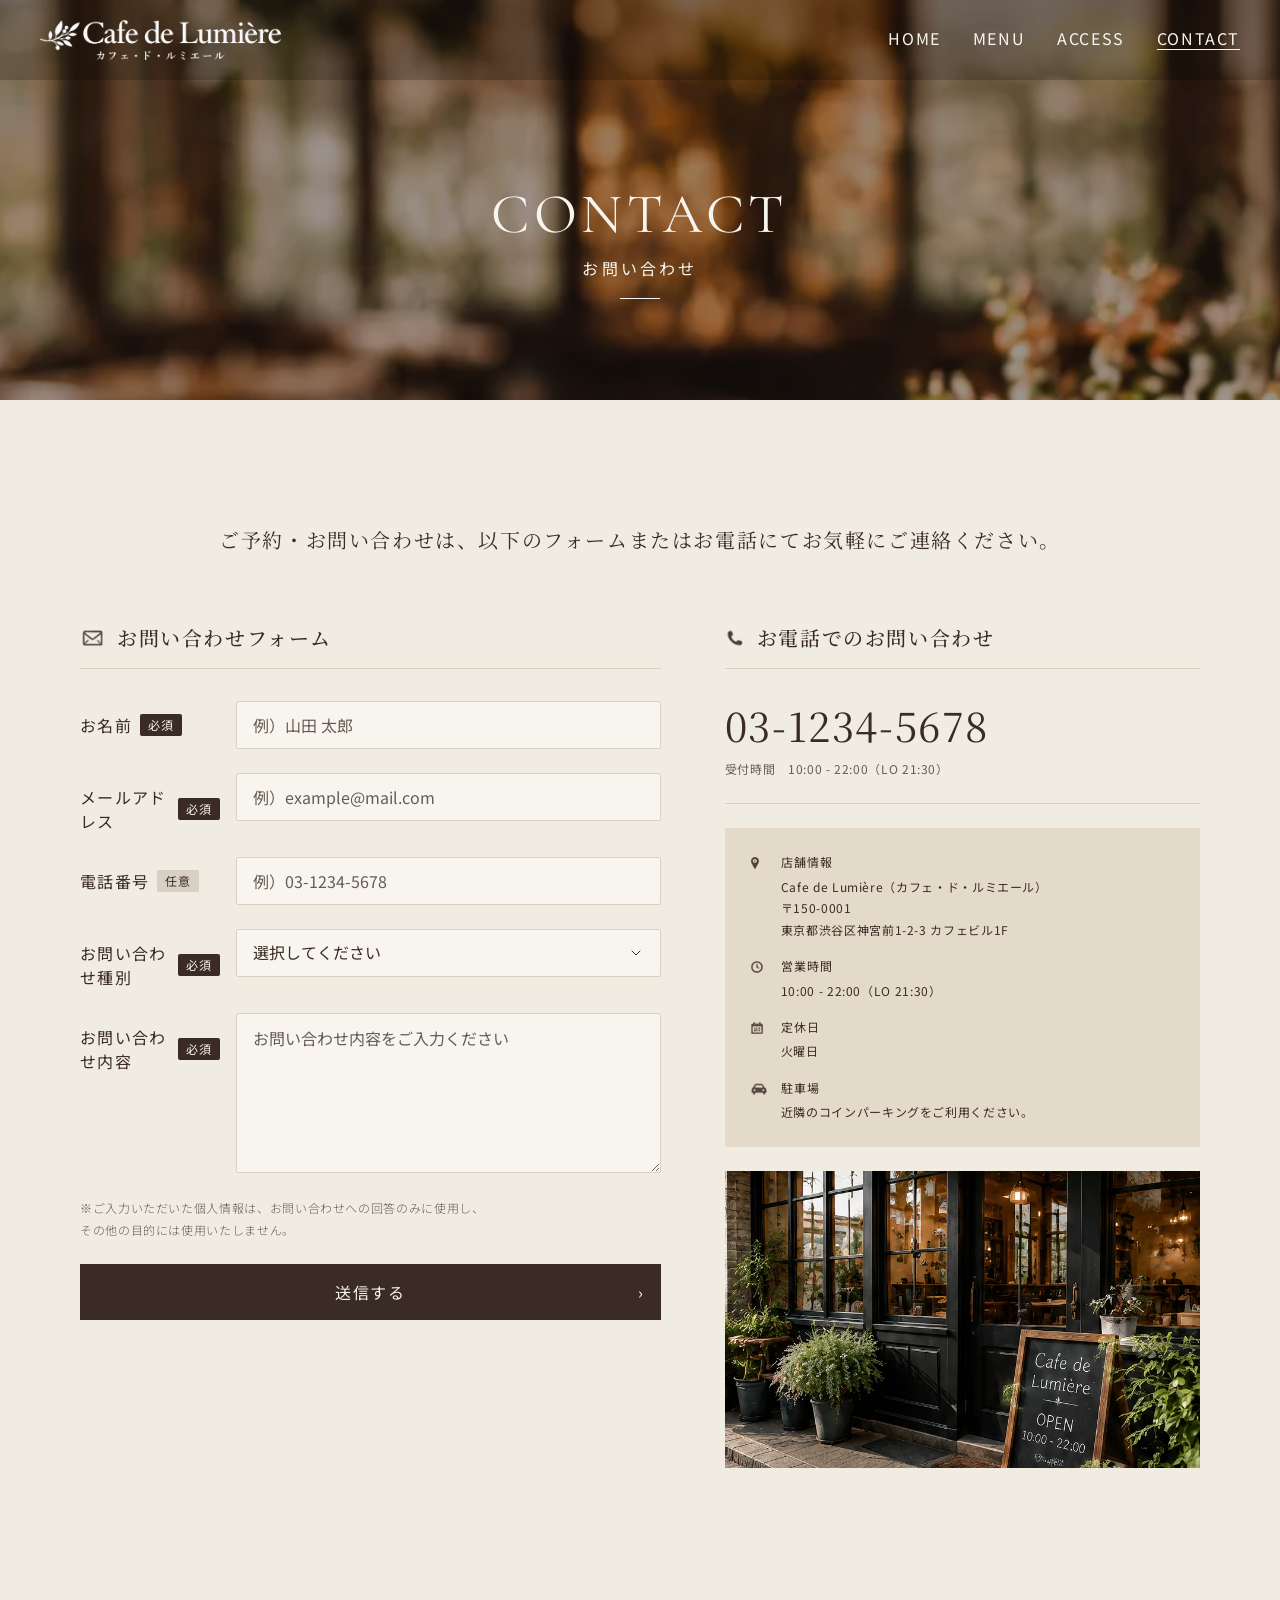
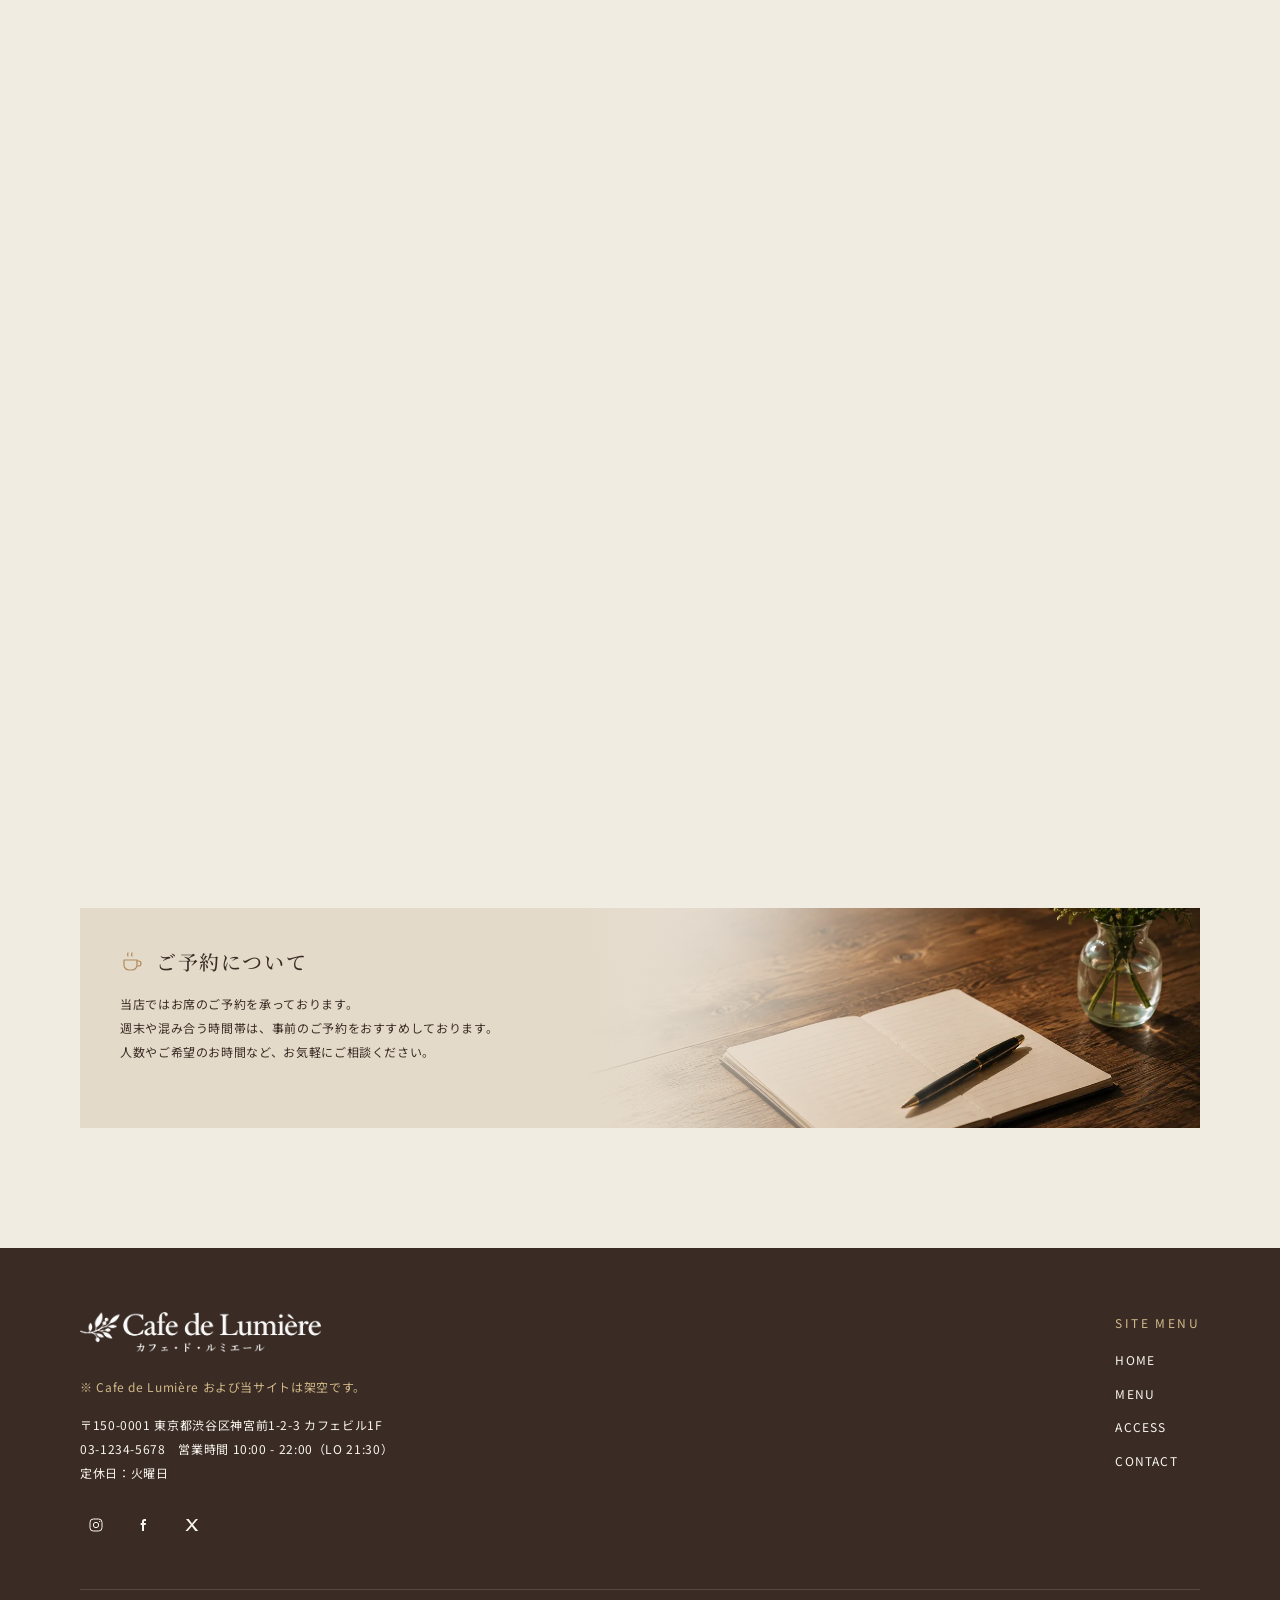
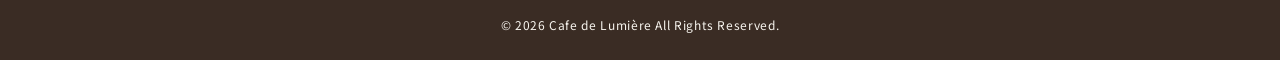
<file: cafeDeLumiere/contact.html>
<!DOCTYPE html>
<html lang="ja">
<head>
<meta charset="UTF-8">
<meta name="viewport" content="width=device-width, initial-scale=1">
<title>CONTACT｜Cafe de Lumière（カフェ・ド・ルミエール）</title>
<meta name="description" content="Cafe de Lumièreへのお問い合わせ・ご予約はこちら。お問い合わせフォーム、またはお電話（03-1234-5678／10:00-22:00）にてお気軽にご連絡ください。">

<!-- OGP -->
<meta property="og:type" content="article">
<meta property="og:title" content="CONTACT｜Cafe de Lumière（カフェ・ド・ルミエール）">
<meta property="og:description" content="ご予約・お問い合わせは、フォームまたはお電話にてお気軽にご連絡ください。">
<meta property="og:image" content="images/common/ogp.jpg">
<meta property="og:locale" content="ja_JP">

<link rel="icon" href="images/common/favicon.ico" sizes="any">
<link rel="apple-touch-icon" href="images/common/appleTouchIcon.png">

<!-- フォント：Cormorant Garamond（英字見出し）／Noto Serif JP（和文見出し）／Noto Sans JP（本文） -->
<link rel="preconnect" href="https://fonts.googleapis.com">
<link rel="preconnect" href="https://fonts.gstatic.com" crossorigin>
<link href="https://fonts.googleapis.com/css2?family=Cormorant+Garamond:wght@300;400&family=Noto+Sans+JP:wght@300;400;500&family=Noto+Serif+JP:wght@400;500;600&display=swap" rel="stylesheet">

<!-- JSが有効な時だけスクロール表示アニメーションを使う（保険） -->
<script>document.documentElement.classList.add('isJsEnabled');</script>
<link rel="stylesheet" href="css/reset.css">
<link rel="stylesheet" href="css/style.css">
</head>

<body>

<!-- ============================================================
     ヘッダー（全ページ共通）
     写真に重なる位置では黒20%の下地。スクロールすると濃茶の背景に変わる
     ============================================================ -->
<header class="siteHeader">
  <div class="headerInner">

    <a class="siteLogo" href="index.html">
      <img class="siteLogoImage" src="images/common/logoHeaderWhite.png" alt="Cafe de Lumière（カフェ・ド・ルミエール）" width="560" height="93">
    </a>

    <nav class="globalNav" aria-label="メインメニュー">
      <ul class="globalNavList">
        <li><a class="globalNavLink" href="index.html">HOME</a></li>
        <li><a class="globalNavLink" href="menu.html">MENU</a></li>
        <li><a class="globalNavLink" href="access.html">ACCESS</a></li>
        <li><a class="globalNavLink isActive" href="contact.html" aria-current="page">CONTACT</a></li>
      </ul>
    </nav>

    <button class="hamburgerBtn jsMenuToggle" type="button" aria-label="メニューを開く" aria-expanded="false" aria-controls="drawerMenu">
      <span class="hamburgerBtnLine"></span>
      <span class="hamburgerBtnLine"></span>
      <span class="hamburgerBtnLine"></span>
    </button>

  </div>
</header>

<!-- ドロワーメニュー（1023px 以下で使用） -->
<div class="drawerMenu jsDrawer" id="drawerMenu">
  <nav aria-label="モバイルメニュー">
    <ul class="drawerNavList">
      <li><a class="drawerNavLink" href="index.html">HOME</a></li>
      <li><a class="drawerNavLink" href="menu.html">MENU</a></li>
      <li><a class="drawerNavLink" href="access.html">ACCESS</a></li>
      <li><a class="drawerNavLink" href="contact.html">CONTACT</a></li>
    </ul>
  </nav>
  <ul class="drawerSnsList">
    <li>
      <a class="drawerSnsLink" href="#" aria-label="Instagram">
        <svg class="drawerSnsIcon" viewBox="0 0 24 24" fill="none" stroke="currentColor" stroke-width="1.5" aria-hidden="true">
          <rect x="3" y="3" width="18" height="18" rx="5"></rect>
          <circle cx="12" cy="12" r="4"></circle>
          <circle cx="17.5" cy="6.5" r="1" fill="currentColor" stroke="none"></circle>
        </svg>
      </a>
    </li>
    <li>
      <a class="drawerSnsLink" href="#" aria-label="Facebook">
        <svg class="drawerSnsIcon" viewBox="0 0 24 24" fill="currentColor" aria-hidden="true">
          <path d="M15 3h-2.5C10.6 3 9 4.6 9 6.5V9H7v3h2v9h3v-9h2.5l.5-3H12V6.9c0-.5.4-.9.9-.9H15V3z"></path>
        </svg>
      </a>
    </li>
    <li>
      <a class="drawerSnsLink" href="#" aria-label="X（旧Twitter）">
        <svg class="drawerSnsIcon" viewBox="0 0 24 24" fill="currentColor" aria-hidden="true">
          <path d="M3 3h4l5 6.6L17.6 3H21l-7.4 8.6L21.4 21H17l-5.3-7L5.6 21H2.2l8-9.3L3 3z"></path>
        </svg>
      </a>
    </li>
  </ul>
</div>


<main>

  <!-- ============================================================
       ページヘッダー
       ============================================================ -->
  <section class="pageHeader">
    <div class="pageHeaderImage parallaxImage jsParallax" data-speed="0.06">
      <picture>
        <source media="(min-width: 768px)" srcset="images/contact/heroPc.webp">
        <img src="images/contact/heroSp.webp" alt="窓際のテーブルに置かれたカフェラテ" width="750" height="600" fetchpriority="high">
      </picture>
    </div>
    <div class="pageHeaderInner">
      <h1 class="displayTitle pageHeaderTitle">CONTACT</h1>
      <p class="pageHeaderJa">お問い合わせ</p>
    </div>
  </section>


  <!-- ============================================================
       お問い合わせフォーム ／ お電話でのお問い合わせ
       ============================================================ -->
  <section class="section">
    <div class="container">

      <p class="contactLead fadeIn">
        ご予約・お問い合わせは、<br class="brSp">以下のフォームまたはお電話にて<br class="brSp">お気軽にご連絡ください。
      </p>

      <div class="contactInner">

        <!-- 左：フォーム -->
        <div class="fadeIn">
          <h2 class="contactHeading">
            <img class="contactHeadingIcon" src="images/common/iconEnvelope.png" alt="" width="65" height="52">
            お問い合わせフォーム
          </h2>

          <form class="contactForm" action="#" method="post">

            <div class="formRow">
              <label class="formLabel" for="formName">
                お名前<span class="formBadge">必須</span>
              </label>
              <input class="formInput" type="text" id="formName" name="name" placeholder="例）山田 太郎" autocomplete="name" required>
            </div>

            <div class="formRow">
              <label class="formLabel" for="formEmail">
                メールアドレス<span class="formBadge">必須</span>
              </label>
              <input class="formInput" type="email" id="formEmail" name="email" placeholder="例）example@mail.com" autocomplete="email" required>
            </div>

            <div class="formRow">
              <label class="formLabel" for="formTel">
                電話番号<span class="formBadge formBadgeOptional">任意</span>
              </label>
              <input class="formInput" type="tel" id="formTel" name="tel" placeholder="例）03-1234-5678" autocomplete="tel">
            </div>

            <div class="formRow">
              <label class="formLabel" for="formType">
                お問い合わせ種別<span class="formBadge">必須</span>
              </label>
              <select class="formSelect" id="formType" name="type" required>
                <option value="">選択してください</option>
                <option value="reservation">ご予約について</option>
                <option value="menu">メニューについて</option>
                <option value="private">貸切・イベントについて</option>
                <option value="other">その他</option>
              </select>
            </div>

            <div class="formRow">
              <label class="formLabel" for="formMessage">
                お問い合わせ内容<span class="formBadge">必須</span>
              </label>
              <textarea class="formTextarea" id="formMessage" name="message" placeholder="お問い合わせ内容をご入力ください" required></textarea>
            </div>

            <p class="formNote">
              ※ご入力いただいた個人情報は、お問い合わせへの回答のみに使用し、<br class="brPc">その他の目的には使用いたしません。
            </p>

            <button class="btnPrimary formSubmit" type="submit">
              送信する
              <span class="btnArrow" aria-hidden="true">›</span>
            </button>

          </form>
        </div>

        <!-- 右：電話・店舗情報 -->
        <div class="fadeIn fadeInDelay1">
          <h2 class="contactHeading">
            <img class="contactHeadingIcon" src="images/common/iconPhone.png" alt="" width="47" height="47">
            お電話でのお問い合わせ
          </h2>

          <p><a class="contactTel" href="tel:0312345678">03-1234-5678</a></p>
          <p class="contactTelHours">受付時間　10:00 - 22:00（LO 21:30）</p>

          <div class="contactShopBox">
            <div class="contactShopRow">
              <img class="contactShopIcon" src="images/common/iconPin.png" alt="" width="40" height="52">
              <div>
                <p class="contactShopLabel">店舗情報</p>
                <p class="contactShopText">
                  Cafe de Lumière（カフェ・ド・ルミエール）<br>
                  〒150-0001<br>
                  東京都渋谷区神宮前1-2-3 カフェビル1F
                </p>
              </div>
            </div>

            <div class="contactShopRow">
              <img class="contactShopIcon" src="images/common/iconClock.png" alt="" width="51" height="51">
              <div>
                <p class="contactShopLabel">営業時間</p>
                <p class="contactShopText">10:00 - 22:00（LO 21:30）</p>
              </div>
            </div>

            <div class="contactShopRow">
              <img class="contactShopIcon" src="images/common/iconCalendar.png" alt="" width="50" height="50">
              <div>
                <p class="contactShopLabel">定休日</p>
                <p class="contactShopText">火曜日</p>
              </div>
            </div>

            <div class="contactShopRow">
              <img class="contactShopIcon" src="images/common/iconCar.png" alt="" width="53" height="42">
              <div>
                <p class="contactShopLabel">駐車場</p>
                <p class="contactShopText">近隣のコインパーキングをご利用ください。</p>
              </div>
            </div>
          </div>

          <div class="contactPhoto">
            <img src="images/contact/storefront.webp" alt="黒板サインが置かれた Cafe de Lumière の店先" width="800" height="500" loading="lazy">
          </div>
        </div>

      </div>
    </div>
  </section>


  <!-- ============================================================
       パララックスの帯（ページのメイン写真を使った区切り）
       ============================================================ -->
  <section class="parallaxBand">
    <div class="parallaxImage jsParallax" data-speed="0.06">
      <img src="images/contact/parallax.webp" alt="" width="1920" height="1200" loading="lazy" aria-hidden="true">
    </div>
  </section>


  <!-- ============================================================
       ご予約について
       ============================================================ -->
  <section class="section">
    <div class="container">
      <div class="reservationBox fadeIn">

        <div class="reservationImage">
          <img src="images/contact/reservation.webp" alt="" width="1200" height="540" loading="lazy" aria-hidden="true">
        </div>

        <div class="reservationBody">
          <h2 class="reservationTitle">
            <svg class="reservationIcon" viewBox="0 0 24 24" fill="none" stroke="currentColor" stroke-width="1.2" stroke-linecap="round" stroke-linejoin="round" aria-hidden="true">
              <path d="M4 10h13v5a5 5 0 0 1-5 5H9a5 5 0 0 1-5-5v-5z"></path>
              <path d="M17 11h1.5a2.5 2.5 0 0 1 0 5H17"></path>
              <path d="M8 3c-.6 1 -.6 2 0 3"></path>
              <path d="M12 3c-.6 1 -.6 2 0 3"></path>
            </svg>
            ご予約について
          </h2>
          <p class="reservationText">
            当店ではお席のご予約を承っております。<br>
            週末や混み合う時間帯は、事前のご予約をおすすめしております。<br>
            人数やご希望のお時間など、お気軽にご相談ください。
          </p>
        </div>

      </div>
    </div>
  </section>

</main>


<!-- ============================================================
     フッター（全ページ共通）
     ============================================================ -->
<footer class="siteFooter">
  <div class="container">
    <div class="footerInner">

      <div class="footerCompany">
        <a class="footerLogo" href="index.html">
          <img class="footerLogoImage" src="images/common/logoHeaderWhite.png" alt="Cafe de Lumière（カフェ・ド・ルミエール）" width="560" height="93">
        </a>

        <p class="footerNote">※ Cafe de Lumière および当サイトは架空です。</p>

        <address class="footerInfo">
          〒150-0001 東京都渋谷区神宮前1-2-3 カフェビル1F<br>
          <a href="tel:0312345678">03-1234-5678</a>　営業時間 10:00 - 22:00（LO 21:30）<br>
          定休日：火曜日
        </address>

        <ul class="footerSnsList">
          <li>
            <a class="footerSnsLink" href="#" aria-label="Instagram">
              <svg class="footerSnsIcon" viewBox="0 0 24 24" fill="none" stroke="currentColor" stroke-width="1.5" aria-hidden="true">
                <rect x="3" y="3" width="18" height="18" rx="5"></rect>
                <circle cx="12" cy="12" r="4"></circle>
                <circle cx="17.5" cy="6.5" r="1" fill="currentColor" stroke="none"></circle>
              </svg>
            </a>
          </li>
          <li>
            <a class="footerSnsLink" href="#" aria-label="Facebook">
              <svg class="footerSnsIcon" viewBox="0 0 24 24" fill="currentColor" aria-hidden="true">
                <path d="M15 3h-2.5C10.6 3 9 4.6 9 6.5V9H7v3h2v9h3v-9h2.5l.5-3H12V6.9c0-.5.4-.9.9-.9H15V3z"></path>
              </svg>
            </a>
          </li>
          <li>
            <a class="footerSnsLink" href="#" aria-label="X（旧Twitter）">
              <svg class="footerSnsIcon" viewBox="0 0 24 24" fill="currentColor" aria-hidden="true">
                <path d="M3 3h4l5 6.6L17.6 3H21l-7.4 8.6L21.4 21H17l-5.3-7L5.6 21H2.2l8-9.3L3 3z"></path>
              </svg>
            </a>
          </li>
        </ul>
      </div>

      <nav class="footerNav" aria-label="フッターメニュー">
        <p class="footerNavTitle">SITE MENU</p>
        <ul class="footerNavList">
          <li><a class="footerNavLink" href="index.html">HOME</a></li>
          <li><a class="footerNavLink" href="menu.html">MENU</a></li>
          <li><a class="footerNavLink" href="access.html">ACCESS</a></li>
          <li><a class="footerNavLink" href="contact.html">CONTACT</a></li>
        </ul>
      </nav>

    </div>

    <p class="footerCopy">© 2026 Cafe de Lumière All Rights Reserved.</p>
  </div>
</footer>

<button class="pageTopBtn jsPageTop" type="button" aria-label="ページの先頭へ戻る">
  <svg viewBox="0 0 24 24" width="16" height="16" fill="none" stroke="currentColor" stroke-width="1.5" stroke-linecap="round" aria-hidden="true">
    <path d="M6 15l6-6 6 6"></path>
  </svg>
</button>

<script src="js/script.js"></script>
</body>
</html>
</file>
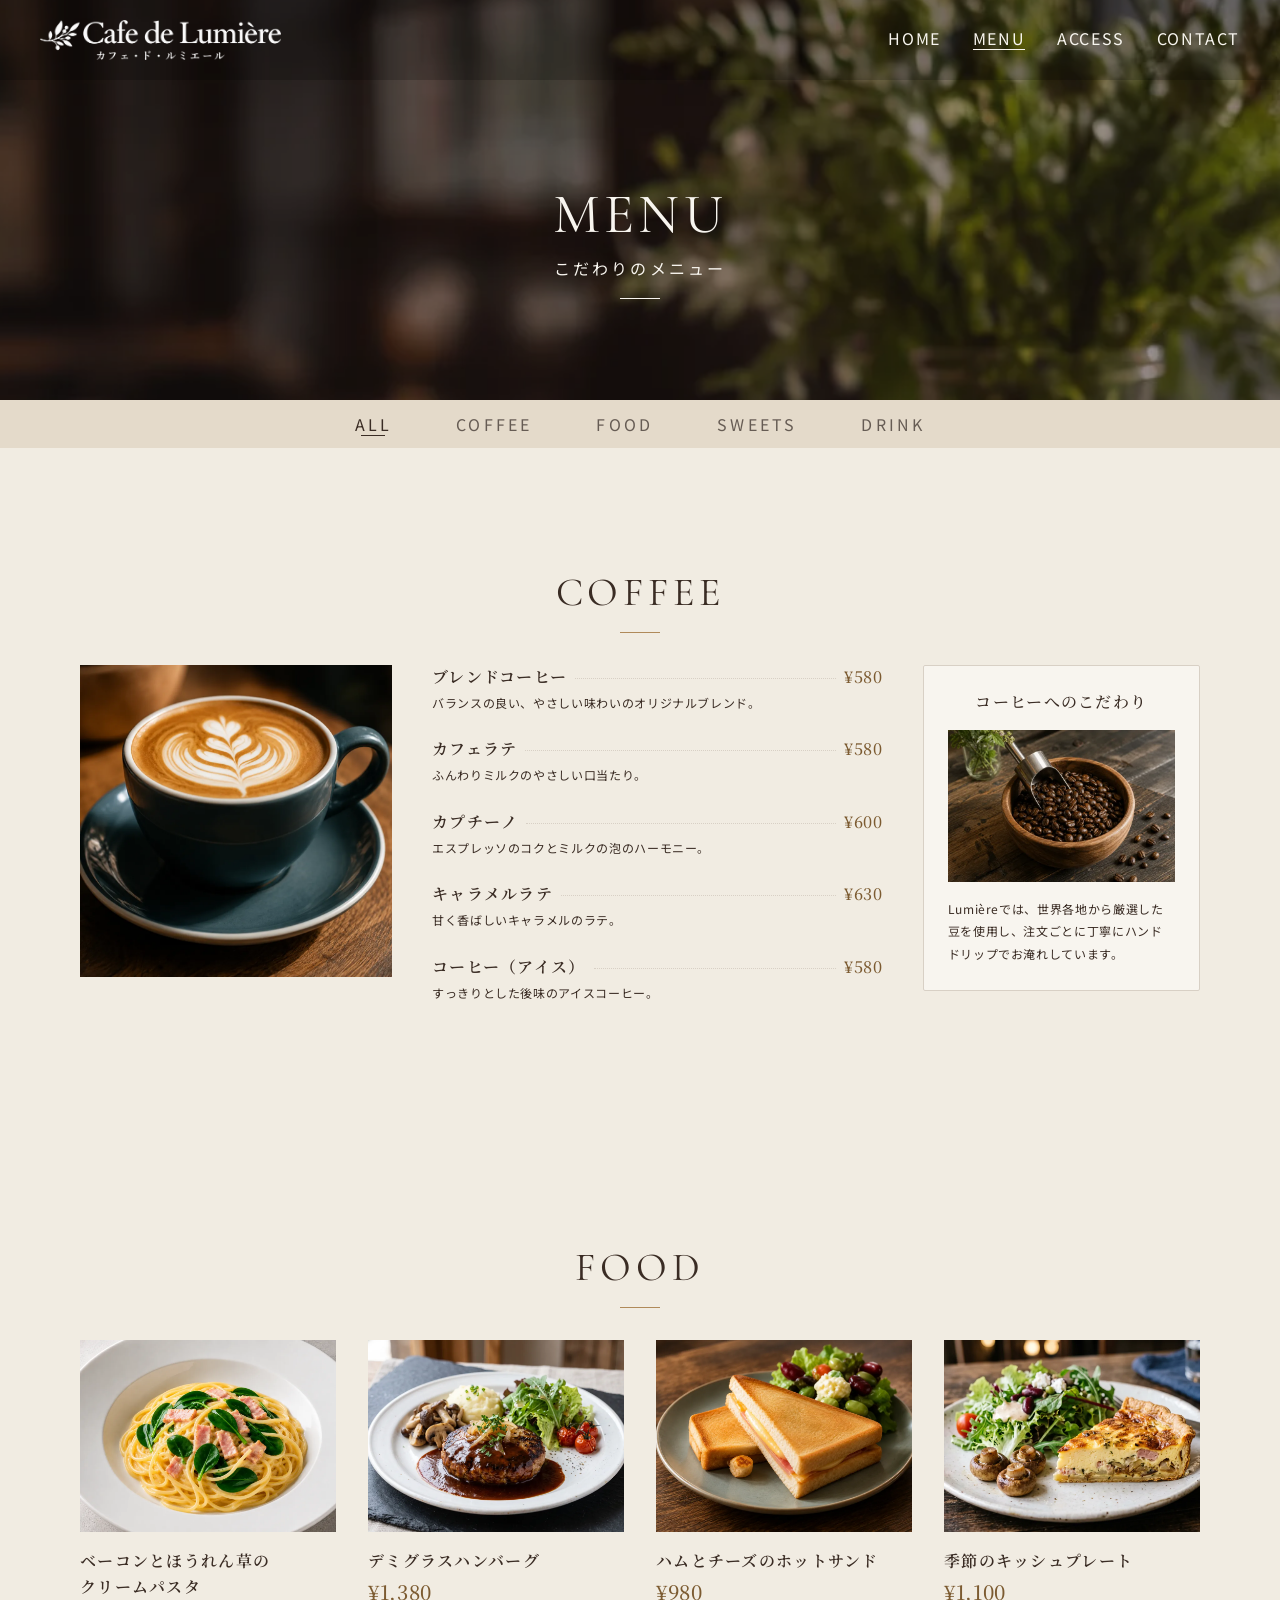
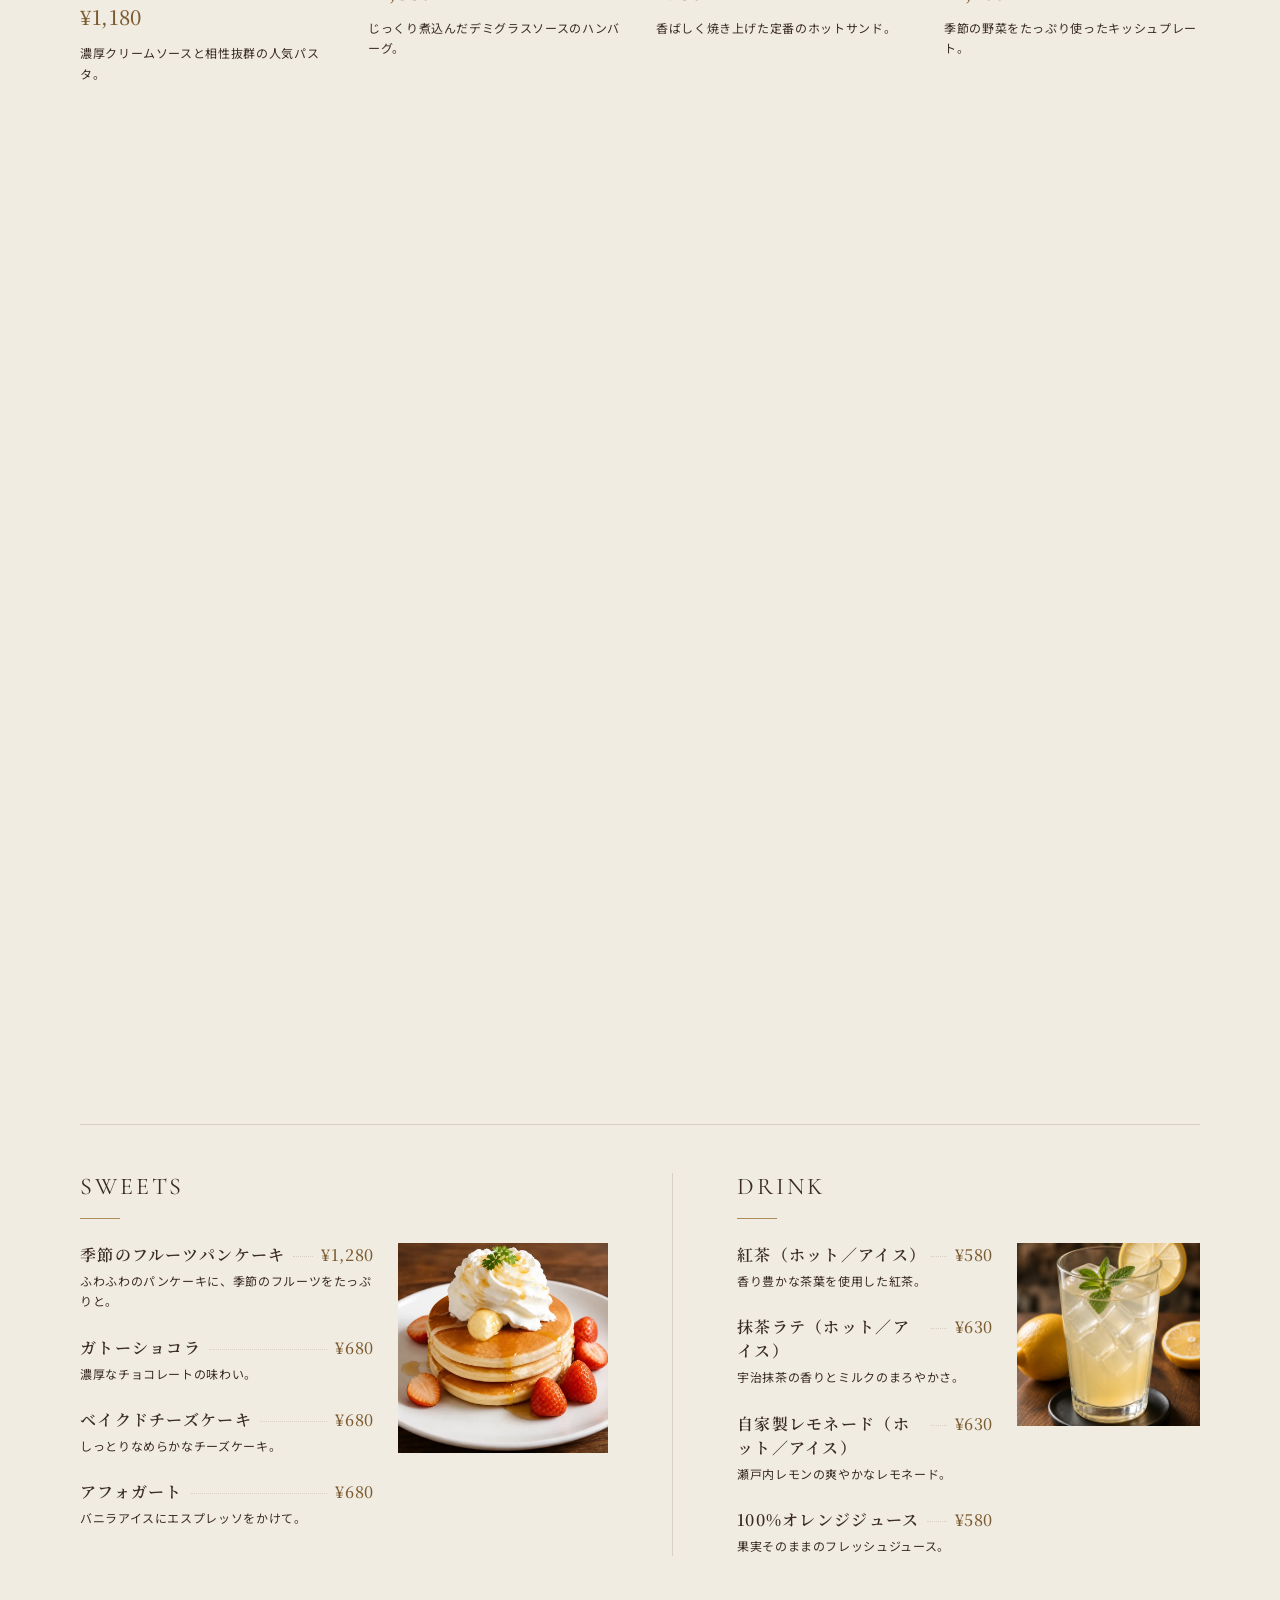
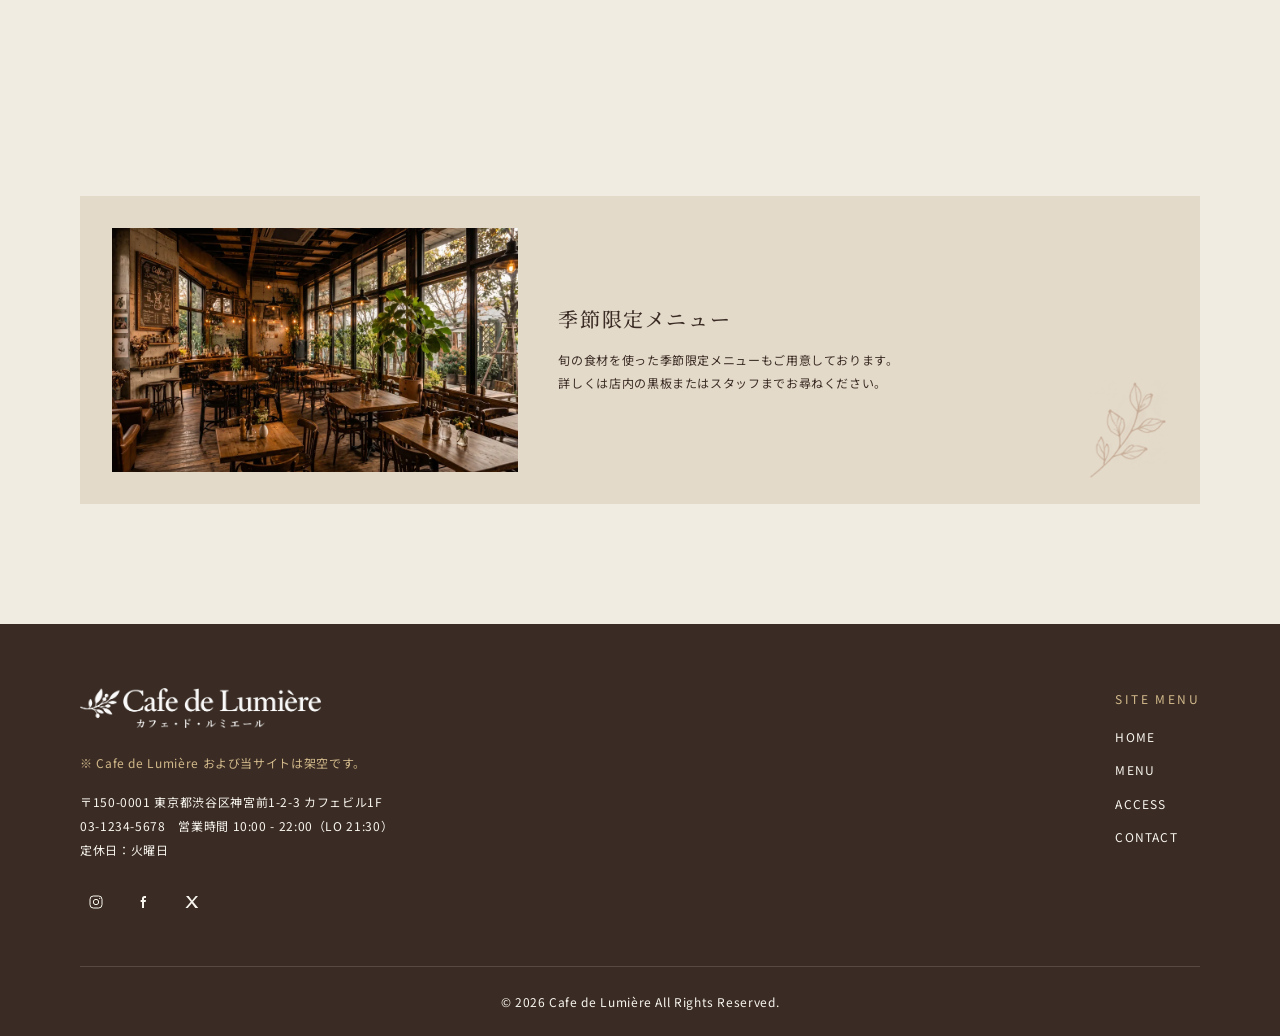
<file: cafeDeLumiere/menu.html>
<!DOCTYPE html>
<html lang="ja">
<head>
<meta charset="UTF-8">
<meta name="viewport" content="width=device-width, initial-scale=1">
<title>MENU｜Cafe de Lumière（カフェ・ド・ルミエール）</title>
<meta name="description" content="Cafe de Lumièreのメニュー一覧。ハンドドリップのコーヒー、パスタやハンバーグなどのフード、季節のスイーツ、自家製レモネードなどのドリンクをご用意しています。">

<!-- OGP -->
<meta property="og:type" content="article">
<meta property="og:title" content="MENU｜Cafe de Lumière（カフェ・ド・ルミエール）">
<meta property="og:description" content="こだわりのコーヒーと、素材を活かしたお料理。Cafe de Lumièreのメニューをご紹介します。">
<meta property="og:image" content="images/common/ogp.jpg">
<meta property="og:locale" content="ja_JP">

<link rel="icon" href="images/common/favicon.ico" sizes="any">
<link rel="apple-touch-icon" href="images/common/appleTouchIcon.png">

<!-- フォント：Cormorant Garamond（英字見出し）／Noto Serif JP（和文見出し）／Noto Sans JP（本文） -->
<link rel="preconnect" href="https://fonts.googleapis.com">
<link rel="preconnect" href="https://fonts.gstatic.com" crossorigin>
<link href="https://fonts.googleapis.com/css2?family=Cormorant+Garamond:wght@300;400&family=Noto+Sans+JP:wght@300;400;500&family=Noto+Serif+JP:wght@400;500;600&display=swap" rel="stylesheet">

<!-- JSが有効な時だけスクロール表示アニメーションを使う（保険） -->
<script>document.documentElement.classList.add('isJsEnabled');</script>
<link rel="stylesheet" href="css/reset.css">
<link rel="stylesheet" href="css/style.css">
</head>

<body>

<!-- ============================================================
     ヘッダー（全ページ共通）
     写真に重なる位置では黒20%の下地。スクロールすると濃茶の背景に変わる
     ============================================================ -->
<header class="siteHeader">
  <div class="headerInner">

    <a class="siteLogo" href="index.html">
      <img class="siteLogoImage" src="images/common/logoHeaderWhite.png" alt="Cafe de Lumière（カフェ・ド・ルミエール）" width="560" height="93">
    </a>

    <nav class="globalNav" aria-label="メインメニュー">
      <ul class="globalNavList">
        <li><a class="globalNavLink" href="index.html">HOME</a></li>
        <li><a class="globalNavLink isActive" href="menu.html" aria-current="page">MENU</a></li>
        <li><a class="globalNavLink" href="access.html">ACCESS</a></li>
        <li><a class="globalNavLink" href="contact.html">CONTACT</a></li>
      </ul>
    </nav>

    <button class="hamburgerBtn jsMenuToggle" type="button" aria-label="メニューを開く" aria-expanded="false" aria-controls="drawerMenu">
      <span class="hamburgerBtnLine"></span>
      <span class="hamburgerBtnLine"></span>
      <span class="hamburgerBtnLine"></span>
    </button>

  </div>
</header>

<!-- ドロワーメニュー（1023px 以下で使用） -->
<div class="drawerMenu jsDrawer" id="drawerMenu">
  <nav aria-label="モバイルメニュー">
    <ul class="drawerNavList">
      <li><a class="drawerNavLink" href="index.html">HOME</a></li>
      <li><a class="drawerNavLink" href="menu.html">MENU</a></li>
      <li><a class="drawerNavLink" href="access.html">ACCESS</a></li>
      <li><a class="drawerNavLink" href="contact.html">CONTACT</a></li>
    </ul>
  </nav>
  <ul class="drawerSnsList">
    <li>
      <a class="drawerSnsLink" href="#" aria-label="Instagram">
        <svg class="drawerSnsIcon" viewBox="0 0 24 24" fill="none" stroke="currentColor" stroke-width="1.5" aria-hidden="true">
          <rect x="3" y="3" width="18" height="18" rx="5"></rect>
          <circle cx="12" cy="12" r="4"></circle>
          <circle cx="17.5" cy="6.5" r="1" fill="currentColor" stroke="none"></circle>
        </svg>
      </a>
    </li>
    <li>
      <a class="drawerSnsLink" href="#" aria-label="Facebook">
        <svg class="drawerSnsIcon" viewBox="0 0 24 24" fill="currentColor" aria-hidden="true">
          <path d="M15 3h-2.5C10.6 3 9 4.6 9 6.5V9H7v3h2v9h3v-9h2.5l.5-3H12V6.9c0-.5.4-.9.9-.9H15V3z"></path>
        </svg>
      </a>
    </li>
    <li>
      <a class="drawerSnsLink" href="#" aria-label="X（旧Twitter）">
        <svg class="drawerSnsIcon" viewBox="0 0 24 24" fill="currentColor" aria-hidden="true">
          <path d="M3 3h4l5 6.6L17.6 3H21l-7.4 8.6L21.4 21H17l-5.3-7L5.6 21H2.2l8-9.3L3 3z"></path>
        </svg>
      </a>
    </li>
  </ul>
</div>


<main>

  <!-- ============================================================
       ページヘッダー
       ============================================================ -->
  <section class="pageHeader">
    <div class="pageHeaderImage parallaxImage jsParallax" data-speed="0.06">
      <picture>
        <source media="(min-width: 768px)" srcset="images/menu/heroPc.webp">
        <img src="images/menu/heroSp.webp" alt="窓際のテーブルに置かれたカフェラテ" width="750" height="600" fetchpriority="high">
      </picture>
    </div>
    <div class="pageHeaderInner">
      <h1 class="displayTitle pageHeaderTitle">MENU</h1>
      <p class="pageHeaderJa">こだわりのメニュー</p>
    </div>
  </section>


  <!-- ============================================================
       カテゴリータブ
       押すと該当セクションだけを表示する（JSで制御）
       ============================================================ -->
  <nav class="categoryTabNav" aria-label="メニューのカテゴリー">
    <div class="categoryTabList" role="tablist">
      <button class="categoryTabBtn jsCategoryTab isActive" type="button" role="tab" data-category="all" aria-selected="true">ALL</button>
      <button class="categoryTabBtn jsCategoryTab" type="button" role="tab" data-category="coffee" aria-selected="false">COFFEE</button>
      <button class="categoryTabBtn jsCategoryTab" type="button" role="tab" data-category="food" aria-selected="false">FOOD</button>
      <button class="categoryTabBtn jsCategoryTab" type="button" role="tab" data-category="sweets" aria-selected="false">SWEETS</button>
      <button class="categoryTabBtn jsCategoryTab" type="button" role="tab" data-category="drink" aria-selected="false">DRINK</button>
    </div>
  </nav>


  <!-- ============================================================
       COFFEE
       ============================================================ -->
  <section class="section jsCategoryPanel" id="coffee" data-category="coffee">
    <div class="container">

      <h2 class="menuCategoryTitle fadeIn">COFFEE</h2>

      <div class="coffeeInner">

        <div class="coffeePhoto fadeIn">
          <img src="images/menu/coffeeLatte.webp" alt="ラテアートが描かれたカフェラテ" width="1000" height="1000" loading="lazy">
        </div>

        <ul class="menuList fadeIn fadeInDelay1">
          <li class="menuListItem">
            <div class="menuListHead">
              <h3 class="menuListName">ブレンドコーヒー</h3>
              <span class="menuListLeader" aria-hidden="true"></span>
              <p class="menuListPrice">¥580</p>
            </div>
            <p class="menuListText">バランスの良い、やさしい味わいのオリジナルブレンド。</p>
          </li>
          <li class="menuListItem">
            <div class="menuListHead">
              <h3 class="menuListName">カフェラテ</h3>
              <span class="menuListLeader" aria-hidden="true"></span>
              <p class="menuListPrice">¥580</p>
            </div>
            <p class="menuListText">ふんわりミルクのやさしい口当たり。</p>
          </li>
          <li class="menuListItem">
            <div class="menuListHead">
              <h3 class="menuListName">カプチーノ</h3>
              <span class="menuListLeader" aria-hidden="true"></span>
              <p class="menuListPrice">¥600</p>
            </div>
            <p class="menuListText">エスプレッソのコクとミルクの泡のハーモニー。</p>
          </li>
          <li class="menuListItem">
            <div class="menuListHead">
              <h3 class="menuListName">キャラメルラテ</h3>
              <span class="menuListLeader" aria-hidden="true"></span>
              <p class="menuListPrice">¥630</p>
            </div>
            <p class="menuListText">甘く香ばしいキャラメルのラテ。</p>
          </li>
          <li class="menuListItem">
            <div class="menuListHead">
              <h3 class="menuListName">コーヒー（アイス）</h3>
              <span class="menuListLeader" aria-hidden="true"></span>
              <p class="menuListPrice">¥580</p>
            </div>
            <p class="menuListText">すっきりとした後味のアイスコーヒー。</p>
          </li>
        </ul>

        <div class="coffeeNote fadeIn fadeInDelay2">
          <h3 class="coffeeNoteTitle">コーヒーへのこだわり</h3>
          <div class="coffeeNoteImage">
            <img src="images/menu/coffeeBeans.webp" alt="木のボウルに入った焙煎したてのコーヒー豆" width="700" height="466" loading="lazy">
          </div>
          <p class="coffeeNoteText">
            Lumièreでは、世界各地から厳選した豆を使用し、注文ごとに丁寧にハンドドリップでお淹れしています。
          </p>
        </div>

      </div>
    </div>
  </section>


  <!-- ============================================================
       FOOD
       ============================================================ -->
  <section class="section jsCategoryPanel" id="food" data-category="food">
    <div class="container">

      <h2 class="menuCategoryTitle fadeIn">FOOD</h2>

      <ul class="foodList">
        <li class="foodItem fadeIn">
          <div class="foodImage">
            <img src="images/menu/foodPasta.webp" alt="ベーコンとほうれん草のクリームパスタ" width="1000" height="750" loading="lazy">
          </div>
          <h3 class="foodName">ベーコンとほうれん草の<br>クリームパスタ</h3>
          <p class="foodPrice">¥1,180</p>
          <p class="foodText">濃厚クリームソースと相性抜群の人気パスタ。</p>
        </li>

        <li class="foodItem fadeIn fadeInDelay1">
          <div class="foodImage">
            <img src="images/menu/foodHamburg.webp" alt="デミグラスハンバーグ" width="1000" height="750" loading="lazy">
          </div>
          <h3 class="foodName">デミグラスハンバーグ</h3>
          <p class="foodPrice">¥1,380</p>
          <p class="foodText">じっくり煮込んだデミグラスソースのハンバーグ。</p>
        </li>

        <li class="foodItem fadeIn fadeInDelay2">
          <div class="foodImage">
            <img src="images/menu/foodHotSandwich.webp" alt="ハムとチーズのホットサンド" width="1000" height="750" loading="lazy">
          </div>
          <h3 class="foodName">ハムとチーズのホットサンド</h3>
          <p class="foodPrice">¥980</p>
          <p class="foodText">香ばしく焼き上げた定番のホットサンド。</p>
        </li>

        <li class="foodItem fadeIn fadeInDelay3">
          <div class="foodImage">
            <img src="images/menu/foodQuiche.webp" alt="季節のキッシュプレート" width="1000" height="750" loading="lazy">
          </div>
          <h3 class="foodName">季節のキッシュプレート</h3>
          <p class="foodPrice">¥1,100</p>
          <p class="foodText">季節の野菜をたっぷり使ったキッシュプレート。</p>
        </li>
      </ul>

    </div>
  </section>


  <!-- ============================================================
       パララックスの帯（ページのメイン写真を使った区切り）
       ============================================================ -->
  <section class="parallaxBand">
    <div class="parallaxImage jsParallax" data-speed="0.06">
      <img src="images/menu/parallax.webp" alt="" width="1920" height="1200" loading="lazy" aria-hidden="true">
    </div>
  </section>


  <!-- ============================================================
       SWEETS / DRINK（PC は2カラム）
       セクション自体と、中の各カラムの両方をタブの対象にしている
       ============================================================ -->
  <section class="section jsCategoryPanel" data-category="sweets drink">
    <div class="container">
      <div class="menuColumns">

        <div class="menuColumn jsCategoryPanel" id="sweets" data-category="sweets">
          <h2 class="menuCategoryTitle menuCategoryTitleLeft fadeIn">SWEETS</h2>
          <div class="menuColumnInner">
            <ul class="menuList fadeIn">
              <li class="menuListItem">
                <div class="menuListHead">
                  <h3 class="menuListName">季節のフルーツパンケーキ</h3>
                  <span class="menuListLeader" aria-hidden="true"></span>
                  <p class="menuListPrice">¥1,280</p>
                </div>
                <p class="menuListText">ふわふわのパンケーキに、季節のフルーツをたっぷりと。</p>
              </li>
              <li class="menuListItem">
                <div class="menuListHead">
                  <h3 class="menuListName">ガトーショコラ</h3>
                  <span class="menuListLeader" aria-hidden="true"></span>
                  <p class="menuListPrice">¥680</p>
                </div>
                <p class="menuListText">濃厚なチョコレートの味わい。</p>
              </li>
              <li class="menuListItem">
                <div class="menuListHead">
                  <h3 class="menuListName">ベイクドチーズケーキ</h3>
                  <span class="menuListLeader" aria-hidden="true"></span>
                  <p class="menuListPrice">¥680</p>
                </div>
                <p class="menuListText">しっとりなめらかなチーズケーキ。</p>
              </li>
              <li class="menuListItem">
                <div class="menuListHead">
                  <h3 class="menuListName">アフォガート</h3>
                  <span class="menuListLeader" aria-hidden="true"></span>
                  <p class="menuListPrice">¥680</p>
                </div>
                <p class="menuListText">バニラアイスにエスプレッソをかけて。</p>
              </li>
            </ul>
            <div class="menuColumnPhoto fadeIn fadeInDelay1">
              <img src="images/menu/sweetsPancake.webp" alt="季節のフルーツパンケーキ" width="800" height="800" loading="lazy">
            </div>
          </div>
        </div>

        <div class="menuColumn jsCategoryPanel" id="drink" data-category="drink">
          <h2 class="menuCategoryTitle menuCategoryTitleLeft fadeIn">DRINK</h2>
          <div class="menuColumnInner">
            <ul class="menuList fadeIn">
              <li class="menuListItem">
                <div class="menuListHead">
                  <h3 class="menuListName">紅茶（ホット／アイス）</h3>
                  <span class="menuListLeader" aria-hidden="true"></span>
                  <p class="menuListPrice">¥580</p>
                </div>
                <p class="menuListText">香り豊かな茶葉を使用した紅茶。</p>
              </li>
              <li class="menuListItem">
                <div class="menuListHead">
                  <h3 class="menuListName">抹茶ラテ（ホット／アイス）</h3>
                  <span class="menuListLeader" aria-hidden="true"></span>
                  <p class="menuListPrice">¥630</p>
                </div>
                <p class="menuListText">宇治抹茶の香りとミルクのまろやかさ。</p>
              </li>
              <li class="menuListItem">
                <div class="menuListHead">
                  <h3 class="menuListName">自家製レモネード（ホット／アイス）</h3>
                  <span class="menuListLeader" aria-hidden="true"></span>
                  <p class="menuListPrice">¥630</p>
                </div>
                <p class="menuListText">瀬戸内レモンの爽やかなレモネード。</p>
              </li>
              <li class="menuListItem">
                <div class="menuListHead">
                  <h3 class="menuListName">100%オレンジジュース</h3>
                  <span class="menuListLeader" aria-hidden="true"></span>
                  <p class="menuListPrice">¥580</p>
                </div>
                <p class="menuListText">果実そのままのフレッシュジュース。</p>
              </li>
            </ul>
            <div class="menuColumnPhoto fadeIn fadeInDelay1">
              <img src="images/menu/drinkLemonade.webp" alt="レモンとミントを添えた自家製レモネード" width="800" height="800" loading="lazy">
            </div>
          </div>
        </div>

      </div>
    </div>
  </section>






  <!-- ============================================================
       季節限定メニュー（タブで絞り込んでも常に表示する）
       ============================================================ -->
  <section class="section">
    <div class="container">
      <div class="seasonalBox fadeIn">

        <div class="seasonalImage">
          <img src="images/menu/seasonalInterior.webp" alt="大きな窓から光が差し込む店内" width="1000" height="600" loading="lazy">
        </div>

        <div class="seasonalBody">
          <h2 class="seasonalTitle">季節限定メニュー</h2>
          <p class="seasonalText">
            旬の食材を使った季節限定メニューもご用意しております。<br>
            詳しくは店内の黒板またはスタッフまでお尋ねください。
          </p>
        </div>

        <img class="seasonalOrnament" src="images/common/ornamentLeafBranch.png" alt="" width="206" height="259" loading="lazy" aria-hidden="true">

      </div>
    </div>
  </section>

</main>


<!-- ============================================================
     フッター（全ページ共通）
     ============================================================ -->
<footer class="siteFooter">
  <div class="container">
    <div class="footerInner">

      <div class="footerCompany">
        <a class="footerLogo" href="index.html">
          <img class="footerLogoImage" src="images/common/logoHeaderWhite.png" alt="Cafe de Lumière（カフェ・ド・ルミエール）" width="560" height="93">
        </a>

        <p class="footerNote">※ Cafe de Lumière および当サイトは架空です。</p>

        <address class="footerInfo">
          〒150-0001 東京都渋谷区神宮前1-2-3 カフェビル1F<br>
          <a href="tel:0312345678">03-1234-5678</a>　営業時間 10:00 - 22:00（LO 21:30）<br>
          定休日：火曜日
        </address>

        <ul class="footerSnsList">
          <li>
            <a class="footerSnsLink" href="#" aria-label="Instagram">
              <svg class="footerSnsIcon" viewBox="0 0 24 24" fill="none" stroke="currentColor" stroke-width="1.5" aria-hidden="true">
                <rect x="3" y="3" width="18" height="18" rx="5"></rect>
                <circle cx="12" cy="12" r="4"></circle>
                <circle cx="17.5" cy="6.5" r="1" fill="currentColor" stroke="none"></circle>
              </svg>
            </a>
          </li>
          <li>
            <a class="footerSnsLink" href="#" aria-label="Facebook">
              <svg class="footerSnsIcon" viewBox="0 0 24 24" fill="currentColor" aria-hidden="true">
                <path d="M15 3h-2.5C10.6 3 9 4.6 9 6.5V9H7v3h2v9h3v-9h2.5l.5-3H12V6.9c0-.5.4-.9.9-.9H15V3z"></path>
              </svg>
            </a>
          </li>
          <li>
            <a class="footerSnsLink" href="#" aria-label="X（旧Twitter）">
              <svg class="footerSnsIcon" viewBox="0 0 24 24" fill="currentColor" aria-hidden="true">
                <path d="M3 3h4l5 6.6L17.6 3H21l-7.4 8.6L21.4 21H17l-5.3-7L5.6 21H2.2l8-9.3L3 3z"></path>
              </svg>
            </a>
          </li>
        </ul>
      </div>

      <nav class="footerNav" aria-label="フッターメニュー">
        <p class="footerNavTitle">SITE MENU</p>
        <ul class="footerNavList">
          <li><a class="footerNavLink" href="index.html">HOME</a></li>
          <li><a class="footerNavLink" href="menu.html">MENU</a></li>
          <li><a class="footerNavLink" href="access.html">ACCESS</a></li>
          <li><a class="footerNavLink" href="contact.html">CONTACT</a></li>
        </ul>
      </nav>

    </div>

    <p class="footerCopy">© 2026 Cafe de Lumière All Rights Reserved.</p>
  </div>
</footer>

<button class="pageTopBtn jsPageTop" type="button" aria-label="ページの先頭へ戻る">
  <svg viewBox="0 0 24 24" width="16" height="16" fill="none" stroke="currentColor" stroke-width="1.5" stroke-linecap="round" aria-hidden="true">
    <path d="M6 15l6-6 6 6"></path>
  </svg>
</button>

<script src="js/script.js"></script>
</body>
</html>
</file>
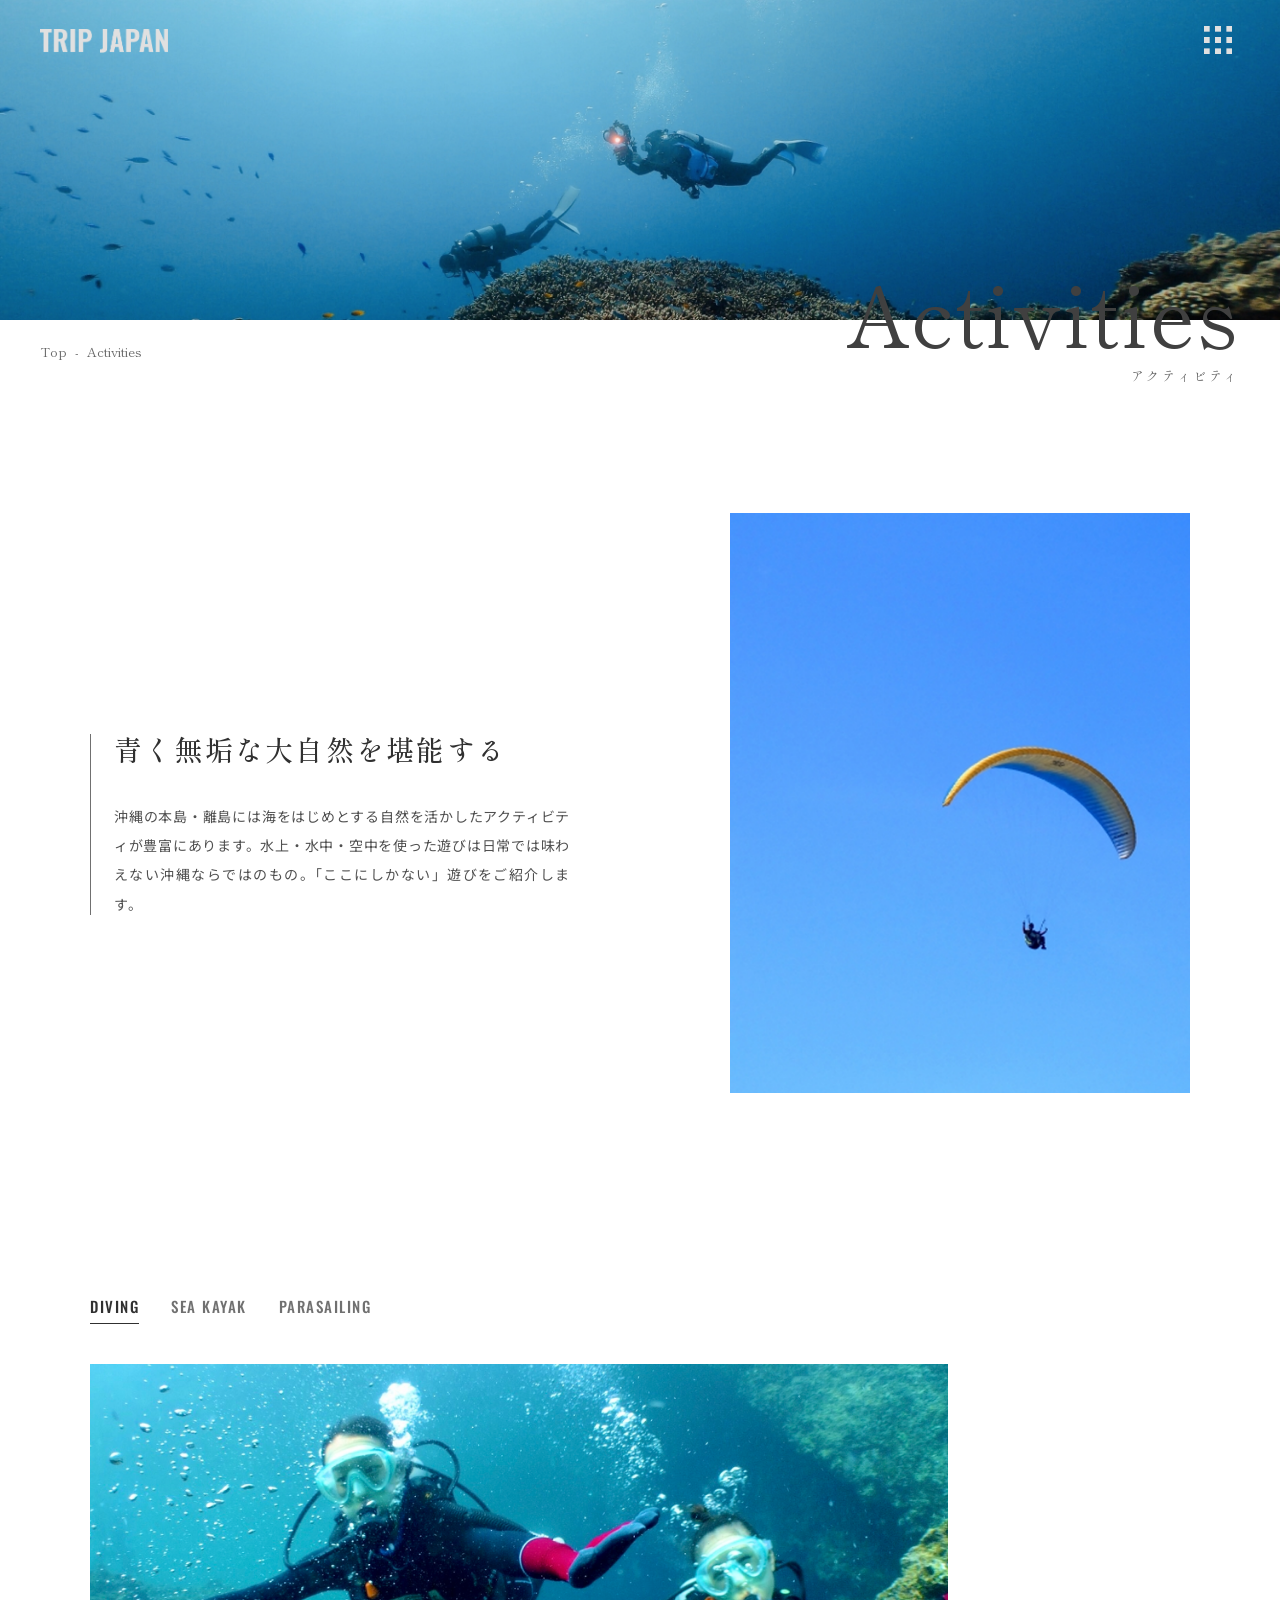
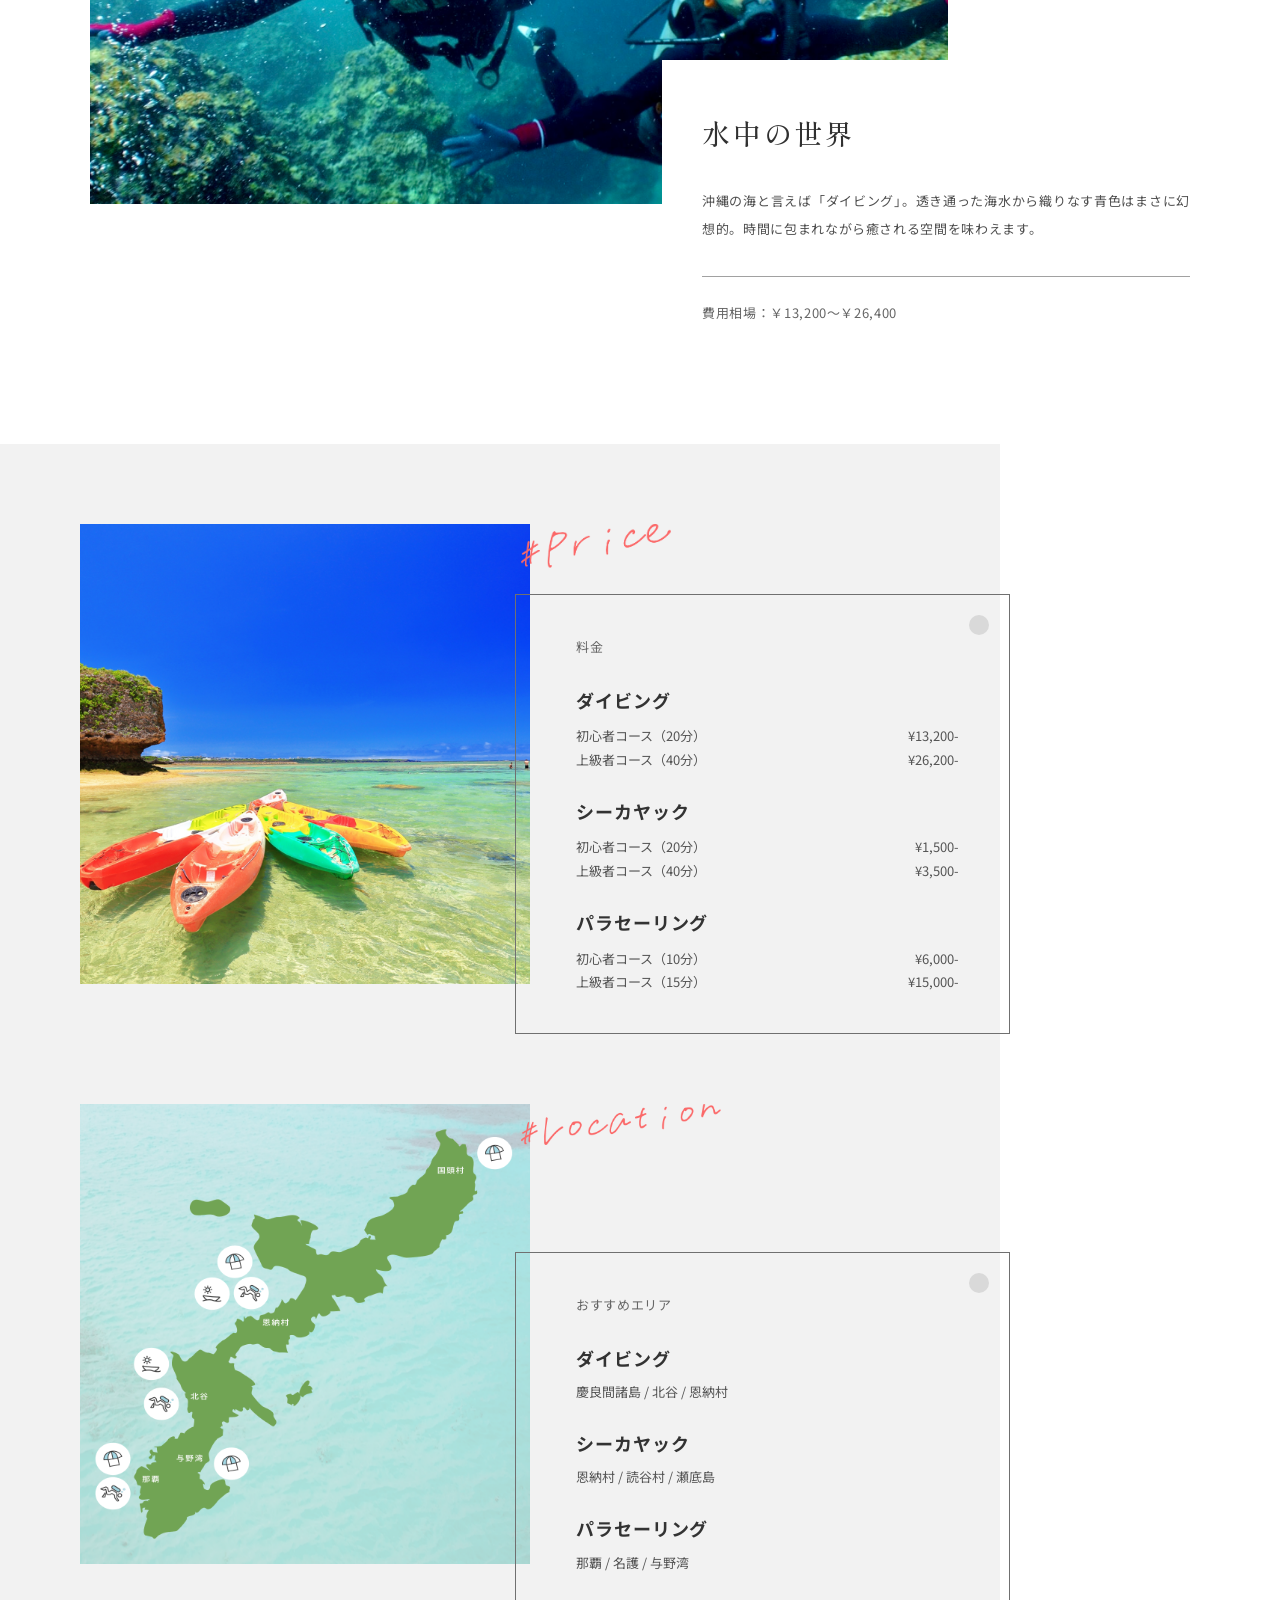
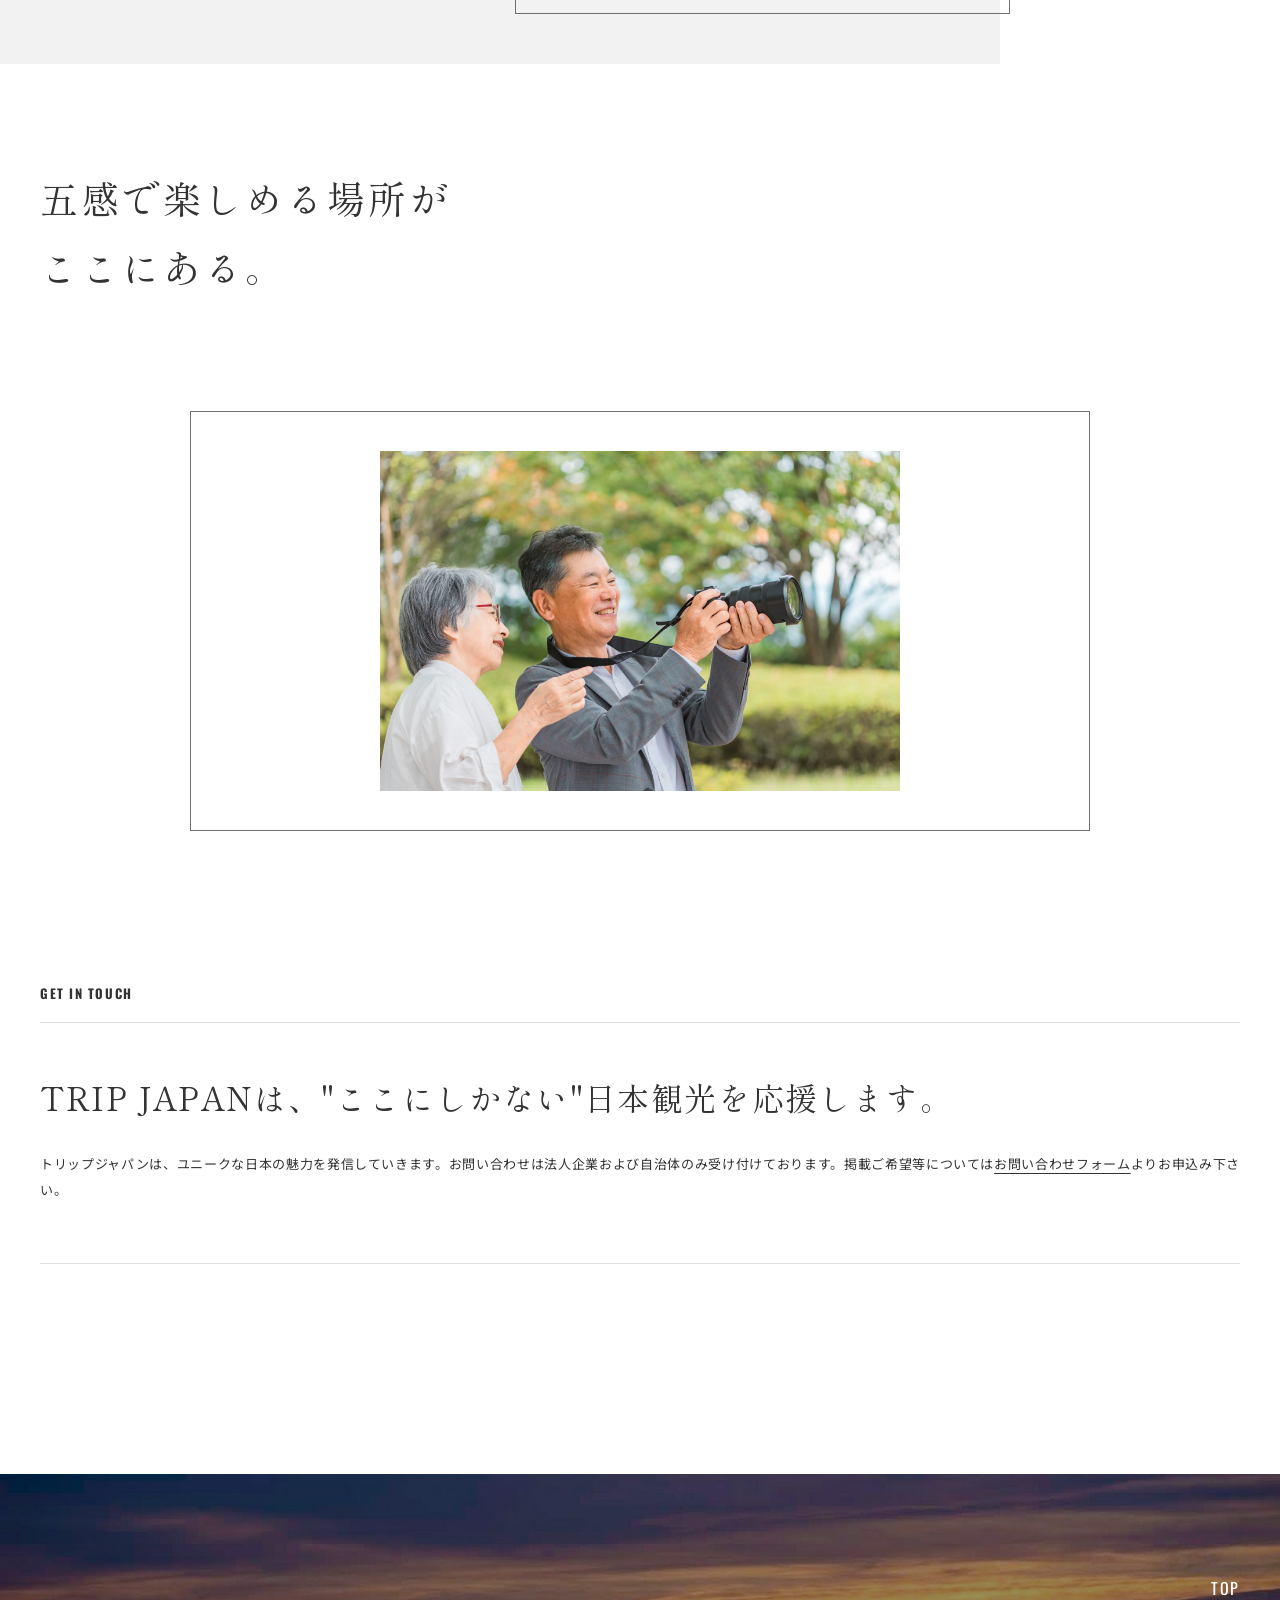
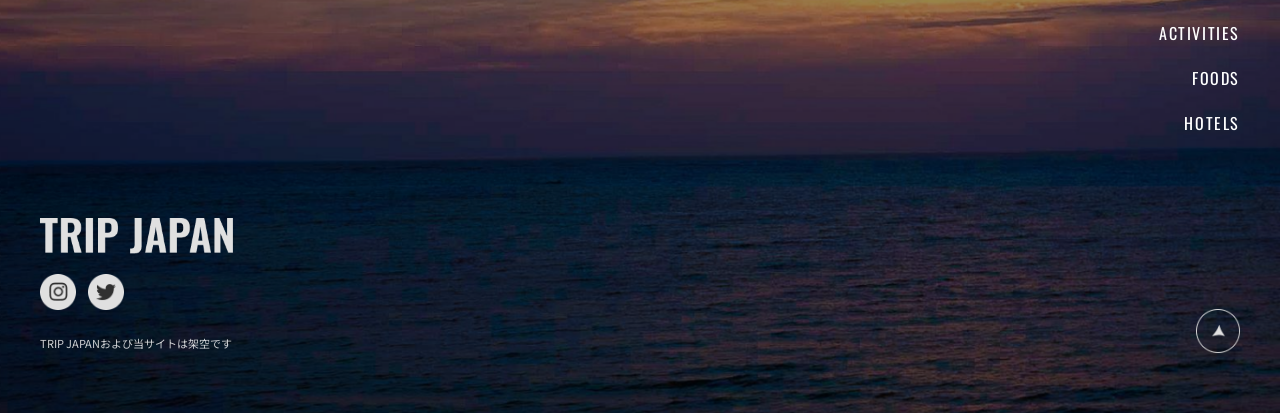
<file: tripJapan/activities.html>
<!DOCTYPE html>
<html lang="ja">
<head>
  <meta charset="UTF-8">
  <meta name="viewport" content="width=device-width, initial-scale=1.0">
  <title>Activities | TRIP JAPAN</title>

  <!-- Google Fonts -->
  <link rel="preconnect" href="https://fonts.googleapis.com">
  <link rel="preconnect" href="https://fonts.gstatic.com" crossorigin>
  <link href="https://fonts.googleapis.com/css2?family=Noto+Sans+JP:wght@400;500;700&family=Oswald:wght@400;500&family=Shippori+Mincho:wght@400;500;600&display=swap" rel="stylesheet">

  <!-- 1. リセットCSS -->
  <link rel="stylesheet" href="common/reset.css">
  
  <!-- 2. メインスタイルシート -->
  <link rel="stylesheet" href="style/style.css">

  <!-- 3. JS有効判定（フェードイン初期状態をJS有効時のみ適用するため） -->
  <script>document.documentElement.classList.add('jsEnabled');</script>
</head>
<body>

  <!-- ヘッダー -->
  <header class="header">
    <div class="header__inner">
      <h1 class="header__logo">
        <a href="index.html">
          <img src="image/logo.png" alt="TRIP JAPAN">
        </a>
      </h1>
      <button class="header__menuBtn jsDrawerToggle" type="button" aria-label="メニューを開く">
        <img src="image/menu.png" alt="MENU">
      </button>
    </div>
  </header>

  <!-- 全画面ドロワーメニュー -->
  <div class="drawer jsDrawer" aria-hidden="true">
    <div class="drawer__inner">
      <div class="drawer__header">
        <div class="drawer__logo">
          <img src="image/logo.png" alt="TRIP JAPAN">
        </div>
        <button class="drawer__closeBtn jsDrawerToggle" type="button" aria-label="メニューを閉じる">
          <svg class="drawer__closeIcon" viewBox="0 0 40 40" width="32" height="32">
            <line x1="8" y1="8" x2="32" y2="32" stroke="#CCCCCC" stroke-width="1.5" stroke-linecap="round" />
            <line x1="32" y1="8" x2="8" y2="32" stroke="#CCCCCC" stroke-width="1.5" stroke-linecap="round" />
          </svg>
        </button>
      </div>

      <!-- メインナビゲーション -->
      <nav class="drawer__nav">
        <ul class="drawer__menu">
          <li class="drawer__item">
            <a href="index.html" class="drawer__link">
              <span class="drawer__linkText">トップ</span>
              <span class="drawer__arrow"></span>
            </a>
          </li>
          <!-- 現在表示中のページには isActive を付与 -->
          <li class="drawer__item isActive">
            <a href="activities.html" class="drawer__link">
              <span class="drawer__linkText">アクティビティ</span>
              <span class="drawer__arrow"></span>
            </a>
          </li>
          <li class="drawer__item">
            <a href="foods.html" class="drawer__link">
              <span class="drawer__linkText">沖縄絶品料理</span>
              <span class="drawer__arrow"></span>
            </a>
          </li>
          <li class="drawer__item">
            <a href="hotels.html" class="drawer__link">
              <span class="drawer__linkText">宿泊施設</span>
              <span class="drawer__arrow"></span>
            </a>
          </li>
        </ul>
      </nav>

      <div class="drawer__sns">
        <a href="#" aria-label="Instagram" class="drawer__snsLink">
          <img src="image/instagramIcon2.png" alt="Instagram">
        </a>
        <a href="#" aria-label="Twitter" class="drawer__snsLink">
          <img src="image/twitterIcon2.png" alt="Twitter">
        </a>
      </div>
    </div>
  </div>

  <main class="mainContent">

<!-- ヒーロー＆タイトル領域 -->
<section class="pageHero">
  <div class="pageHero__imgWrap">
    <img src="image/actitivitiesHeader.png" alt="Activities" class="pageHero__img">
  </div>
  
  <div class="pageHero__content">
    <div class="pageHero__inner">
      <!-- パンくずリスト -->
      <nav class="breadcrumb" aria-label="パンくずリスト">
        <ol class="breadcrumb__list">
          <li class="breadcrumb__item"><a href="index.html">Top</a></li>
          <li class="breadcrumb__item">Activities</li>
        </ol>
      </nav>

      <!-- ページタイトル（右寄せ・画像跨ぎ） -->
      <div class="pageHero__titleWrap">
        <h1 class="pageHero__title">Activities</h1>
        <span class="pageHero__subTitle">アクティビティ</span>
      </div>
    </div>
  </div>
</section>

<!-- INTRO SECTION -->
<section class="actIntro">
  <div class="actIntro__inner">
    
    <!-- 左側：テキストコンテンツ -->
    <div class="actIntro__content fadeUp">
      <h2 class="actIntro__title">
        青く無垢な大自然を堪能する
      </h2>
      <p class="actIntro__desc">
        沖縄の本島・離島には海をはじめとする自然を活かしたアクティビティが豊富にあります。水上・水中・空中を使った遊びは日常では味わえない沖縄ならではのもの。「ここにしかない」遊びをご紹介します。
      </p>
    </div>

    <!-- 右側：メイン画像（パラセーリング） -->
    <div class="actIntro__imgWrap fadeDown">
      <img src="image/activitesHero.png" alt="パラセーリングで青空を飛ぶ様子" class="actIntro__img">
    </div>

  </div>
</section>

<!-- TAB ACTIVITIES SECTION -->
<section class="actTabs">
  <div class="actTabs__inner">
    
    <!-- タブボタンナビゲーション -->
    <ul class="actTabs__nav fadeLeft">
      <li class="actTabs__navItem isActive" data-tab="diving">DIVING</li>
      <li class="actTabs__navItem" data-tab="kayak">SEA KAYAK</li>
      <li class="actTabs__navItem" data-tab="parasailing">PARASAILING</li>
    </ul>

    <!-- タブコンテンツ領域 -->
    <div class="actTabs__contentWrap">
      
      <!-- 01. DIVING -->
      <div class="actTabs__panel isActive" id="tab-diving">
 <div class="actTabs__card">
  <div class="actTabs__imgBox fadeLeft fadeDelay1">
    <div class="actTabs__mainImg">
      <img src="image/actitivitiesTabImg1.png" alt="ダイビング">
    </div>
  </div>

          <!-- 右下：重ね配置のテキストボックス -->
          <div class="actTabs__info fadeRight fadeDelay2">
            <h3 class="actTabs__title">水中の世界</h3>
            <p class="actTabs__desc">
              沖縄の海と言えば「ダイビング」。透き通った海水から織りなす青色はまさに幻想的。時間に包まれながら癒される空間を味わえます。
            </p>
            <div class="actTabs__price">
              費用相場：￥13,200〜￥26,400
            </div>
          </div>
        </div>
      </div>

      <!-- 02. SEA KAYAK -->
      <div class="actTabs__panel" id="tab-kayak">
        <div class="actTabs__card">
          <div class="actTabs__imgBox fadeLeft fadeDelay1">
            <div class="actTabs__mainImg">
              <img src="image/actitivitiesTabImg2.png" alt="シーカヤックを楽しむ様子">
            </div>
          </div>

          <div class="actTabs__info fadeRight fadeDelay2">
            <h3 class="actTabs__title">水上リフレッシュ</h3>
            <p class="actTabs__desc">
              水上でのアクティビティはサーフィンやバナナボートだけでなく、シーカヤックも人気です。潮騒を聞きながら適度な運動で心地いい体験ができます。
            </p>
            <div class="actTabs__price">
              費用相場：￥1,500〜￥3,500
            </div>
          </div>
        </div>
      </div>

      <!-- 03. PARASAILING -->
      <div class="actTabs__panel" id="tab-parasailing">
        <div class="actTabs__card">
          <div class="actTabs__imgBox fadeLeft fadeDelay1">
            <div class="actTabs__mainImg">
              <img src="image/actitivitiesTabImg3.png" alt="パラセーリングで空中散歩">
            </div>
          </div>

          <div class="actTabs__info fadeRight fadeDelay2">
            <h3 class="actTabs__title">空中散歩</h3>
            <p class="actTabs__desc">
              沖縄は海だけじゃない！空もある！上を見れば青い空、下を見れば青い海。青に包まれる沖縄のパラセーリングで絶景体験ができます。
            </p>
            <div class="actTabs__price">
              費用相場：￥6,000〜￥15,000
            </div>
          </div>
        </div>
      </div>

    </div>
  </div>
</section>

    <section class="actInfoSection fadeLeft">
  <div class="actInfoSection__inner">
    
    <!-- Price エリア -->
    <div class="actCard actCard--price">
      <!-- 見出し画像 (#Price) -->
      <div class="actCard__titleImg fadeLeft">
        <img src="image/price.png" alt="#Price">
      </div>

      <!-- メイン画像 -->
      <div class="actCard__imgBox fadeLeft fadeDelay1">
        <img src="image/actitivitiesPriceImg.png" alt="カヤック">
      </div>

      <!-- 情報カード（白枠） -->
      <div class="actCard__content fadeRight fadeDelay2">
        <span class="actCard__category">料金</span>
        
        <div class="actCard__item">
          <h3 class="actCard__itemTitle">ダイビング</h3>
          <dl class="actPriceList">
            <div class="actPriceList__row">
              <dt>初心者コース（20分）</dt>
              <dd>¥13,200-</dd>
            </div>
            <div class="actPriceList__row">
              <dt>上級者コース（40分）</dt>
              <dd>¥26,200-</dd>
            </div>
          </dl>
        </div>

        <div class="actCard__item">
          <h3 class="actCard__itemTitle">シーカヤック</h3>
          <dl class="actPriceList">
            <div class="actPriceList__row">
              <dt>初心者コース（20分）</dt>
              <dd>¥1,500-</dd>
            </div>
            <div class="actPriceList__row">
              <dt>上級者コース（40分）</dt>
              <dd>¥3,500-</dd>
            </div>
          </dl>
        </div>

        <div class="actCard__item">
          <h3 class="actCard__itemTitle">パラセーリング</h3>
          <dl class="actPriceList">
            <div class="actPriceList__row">
              <dt>初心者コース（10分）</dt>
              <dd>¥6,000-</dd>
            </div>
            <div class="actPriceList__row">
              <dt>上級者コース（15分）</dt>
              <dd>¥15,000-</dd>
            </div>
          </dl>
        </div>
      </div>
    </div>

    <!-- Location エリア -->
    <div class="actCard actCard--location">
      <!-- 見出し画像 (#location) -->
      <div class="actCard__titleImg fadeLeft">
        <img src="image/location.png" alt="#location">
      </div>

      <!-- マップ画像 -->
      <div class="actCard__imgBox fadeLeft fadeDelay1">
        <img src="image/activitiesMapImg.png" alt="エリアマップ">
      </div>

      <!-- 情報カード（白枠） -->
      <div class="actCard__content fadeRight fadeDelay2">
        <span class="actCard__category">おすすめエリア</span>
        
        <div class="actCard__item">
          <h3 class="actCard__itemTitle">ダイビング</h3>
          <p class="actCard__text">慶良間諸島 / 北谷 / 恩納村</p>
        </div>

        <div class="actCard__item">
          <h3 class="actCard__itemTitle">シーカヤック</h3>
          <p class="actCard__text">恩納村 / 読谷村 / 瀬底島</p>
        </div>

        <div class="actCard__item">
          <h3 class="actCard__itemTitle">パラセーリング</h3>
          <p class="actCard__text">那覇 / 名護 / 与野湾</p>
        </div>
      </div>
    </div>

  </div>
</section>

    <!-- SENSES SECTION -->
    <section class="senses">
      <div class="senses__inner">
        <div class="senses__heading fadeUp">
          <h2 class="senses__title">五感で楽しめる場所が<br>ここにある。</h2>
        </div>
        <div class="senses__sliderWrapper fadeUp fadeDelay1">
          <div class="senses__frame"></div>
          <div class="senses__slider">
            <div class="senses__slide senses__slide--2">
              <img src="image/commonSlideImg2.png" alt="五感で楽しめる場所2">
            </div>
            <div class="senses__slide senses__slide--1">
              <img src="image/commonSlideImg1.png" alt="五感で楽しめる場所1">
            </div>
            <div class="senses__slide senses__slide--3">
              <img src="image/commonSlideImg3.png" alt="五感で楽しめる場所3">
            </div>
          </div>
        </div>
        <div class="senses__touch">
          <div class="senses__touchHeader fadeUp">
            <span class="senses__touchLabel">GET IN TOUCH</span>
          </div>
          <div class="senses__touchBody fadeUp fadeDelay1">
            <h3 class="senses__touchTitle">
              TRIP JAPANは、"ここにしかない"日本観光を応援します。
            </h3>
            <p class="senses__touchText">
              トリップジャパンは、ユニークな日本の魅力を発信していきます。お問い合わせは法人企業および自治体のみ受け付けております。掲載ご希望等については<a href="index.html#contact" class="senses__touchLink">お問い合わせフォーム</a>よりお申込み下さい。
            </p>
          </div>
        </div>
      </div>
    </section>

  </main>

  <!-- フッター -->
  <footer class="footer">
    <div class="footer__inner">
      <nav class="footer__nav">
        <ul class="footer__navList">
          <li><a href="index.html">TOP</a></li>
          <li><a href="activities.html">ACTIVITIES</a></li>
          <li><a href="foods.html">FOODS</a></li>
          <li><a href="hotels.html">HOTELS</a></li>
        </ul>
      </nav>
      <div class="footer__bottom">
        <div class="footer__info">
          <div class="footer__logo">
            <img src="image/logo.png" alt="TRIP JAPAN">
          </div>
          <div class="footer__sns">
            <a href="#" aria-label="Instagram">
              <img src="image/instagramIcon.png" alt="Instagram">
            </a>
            <a href="#" aria-label="Twitter">
              <img src="image/twitterIcon.png" alt="Twitter">
            </a>
          </div>
          <p class="footer__copyright">TRIP JAPANおよび当サイトは架空です</p>
        </div>
        <a href="#" class="footer__pagetop" aria-label="ページトップへ戻る">
          <img src="image/arrowIcon.png" alt="Top">
        </a>
      </div>
    </div>
  </footer>

  <script src="scripts/main.js"></script>
</body>
</html>
</file>
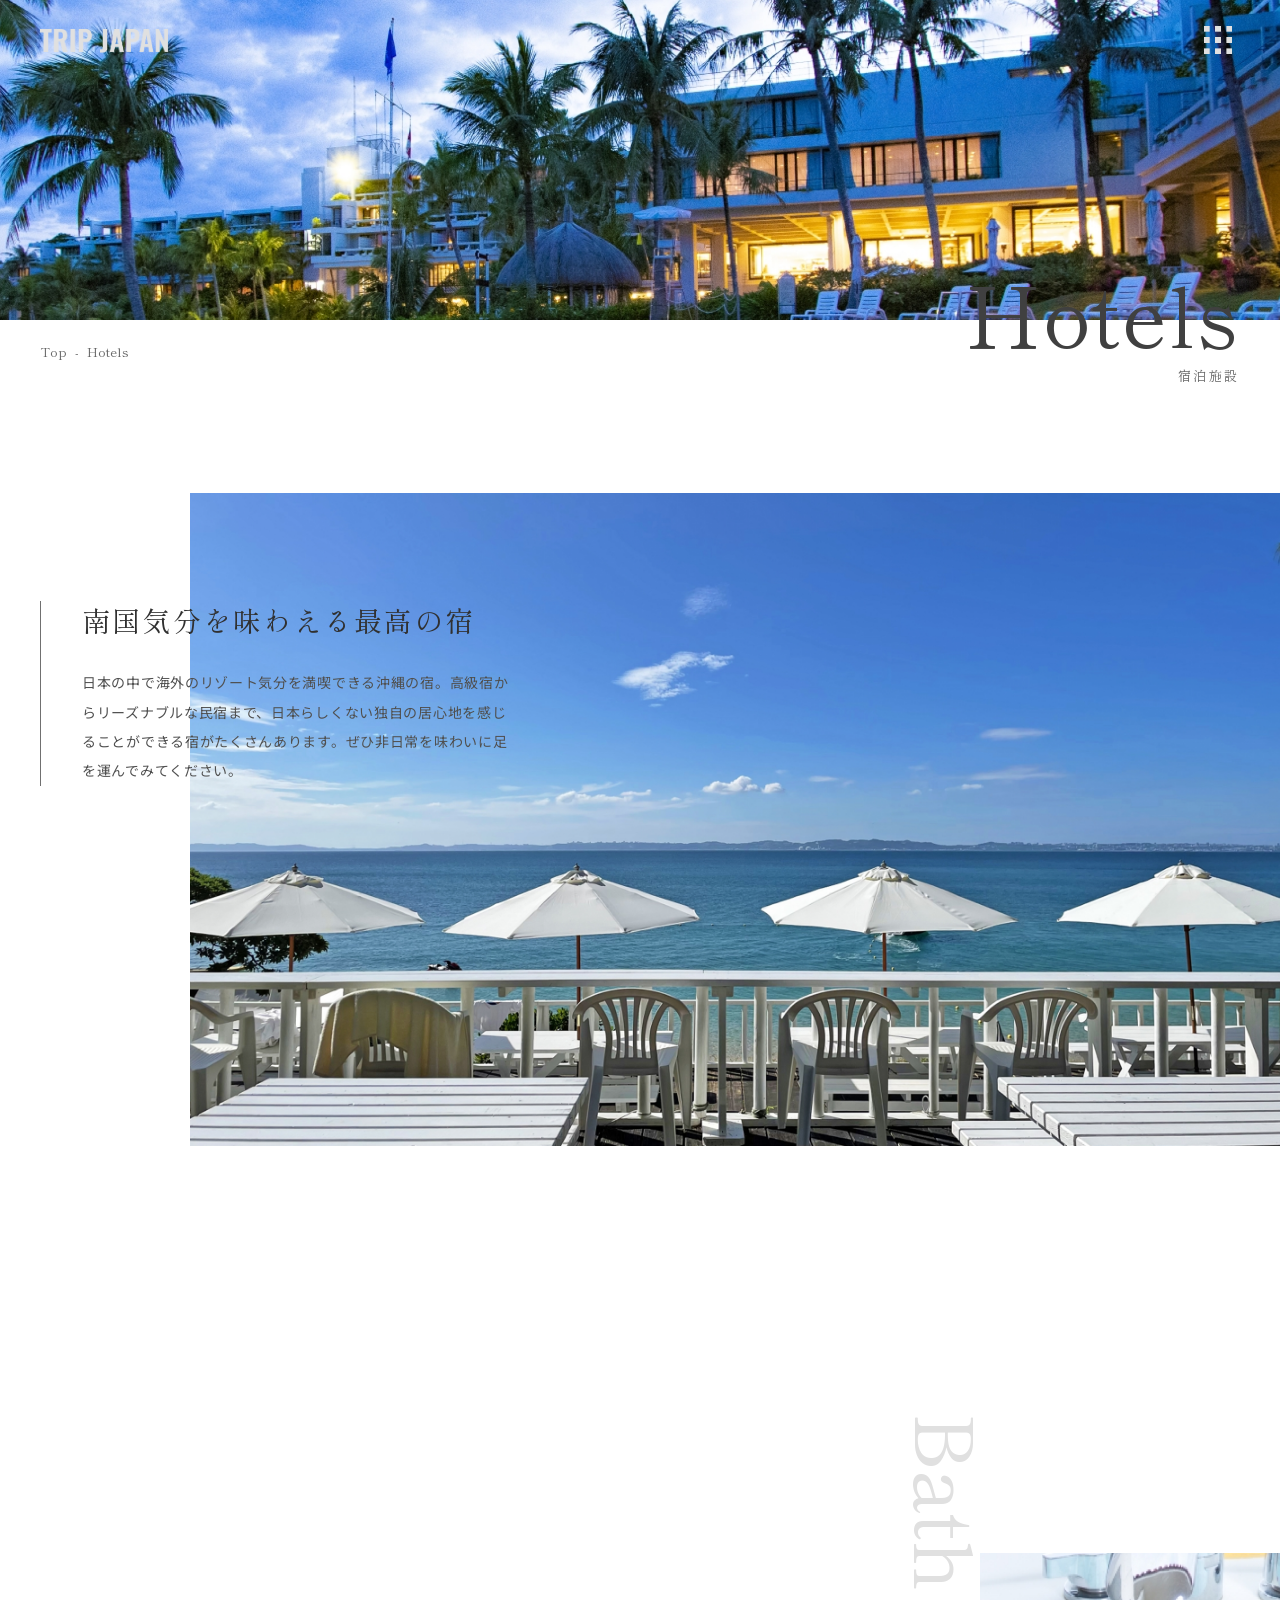
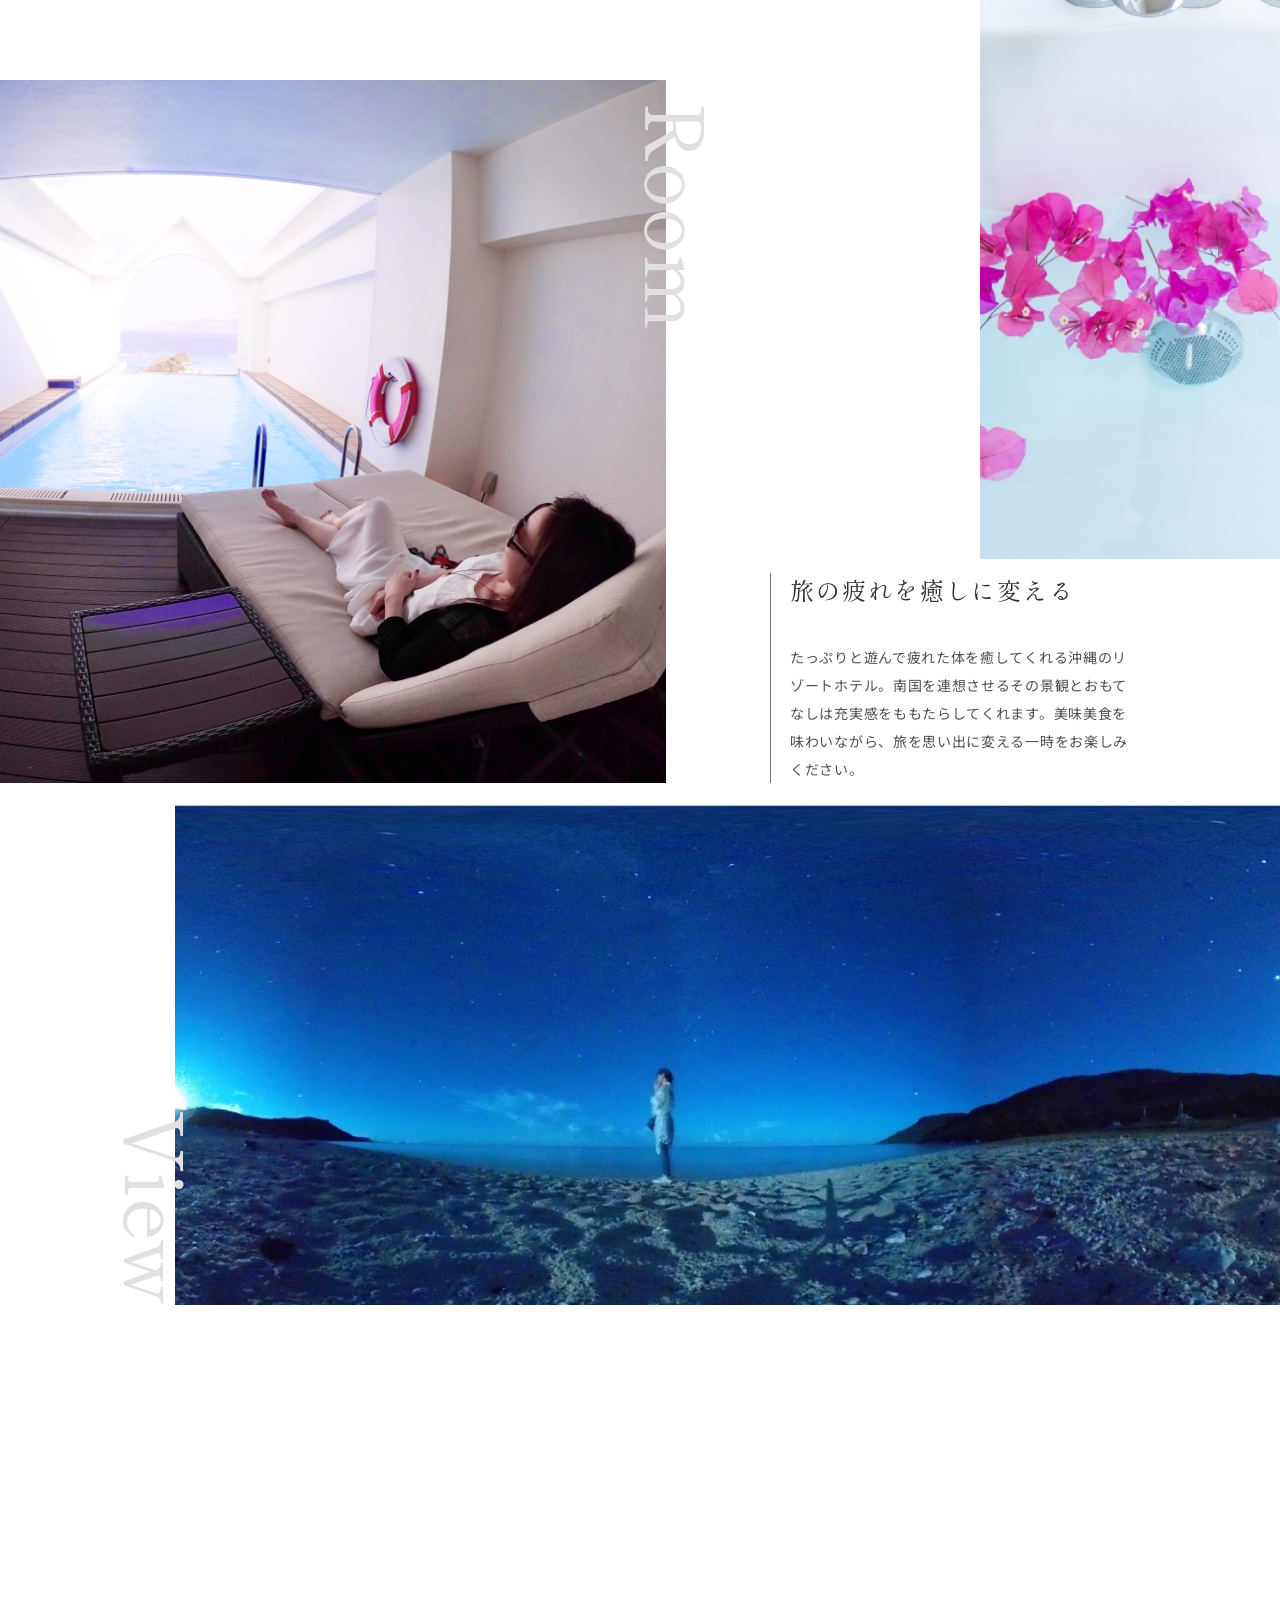
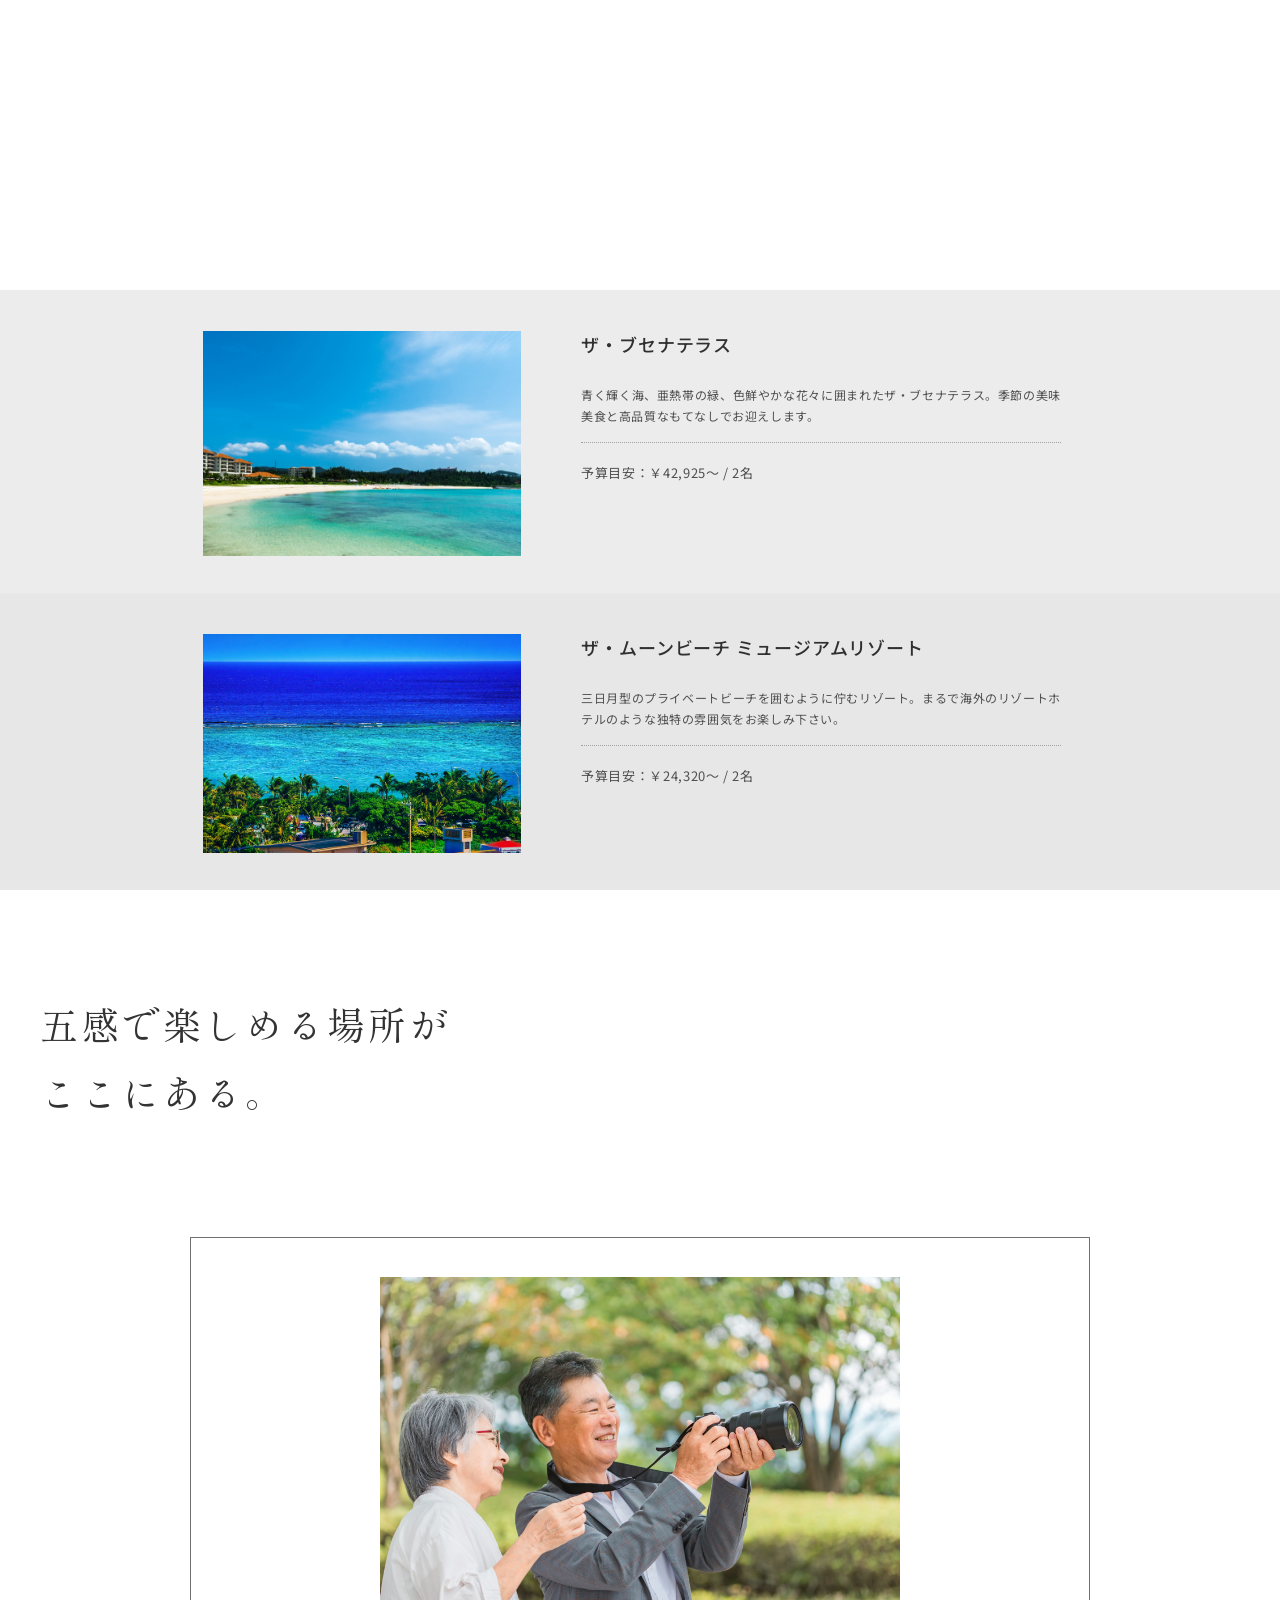
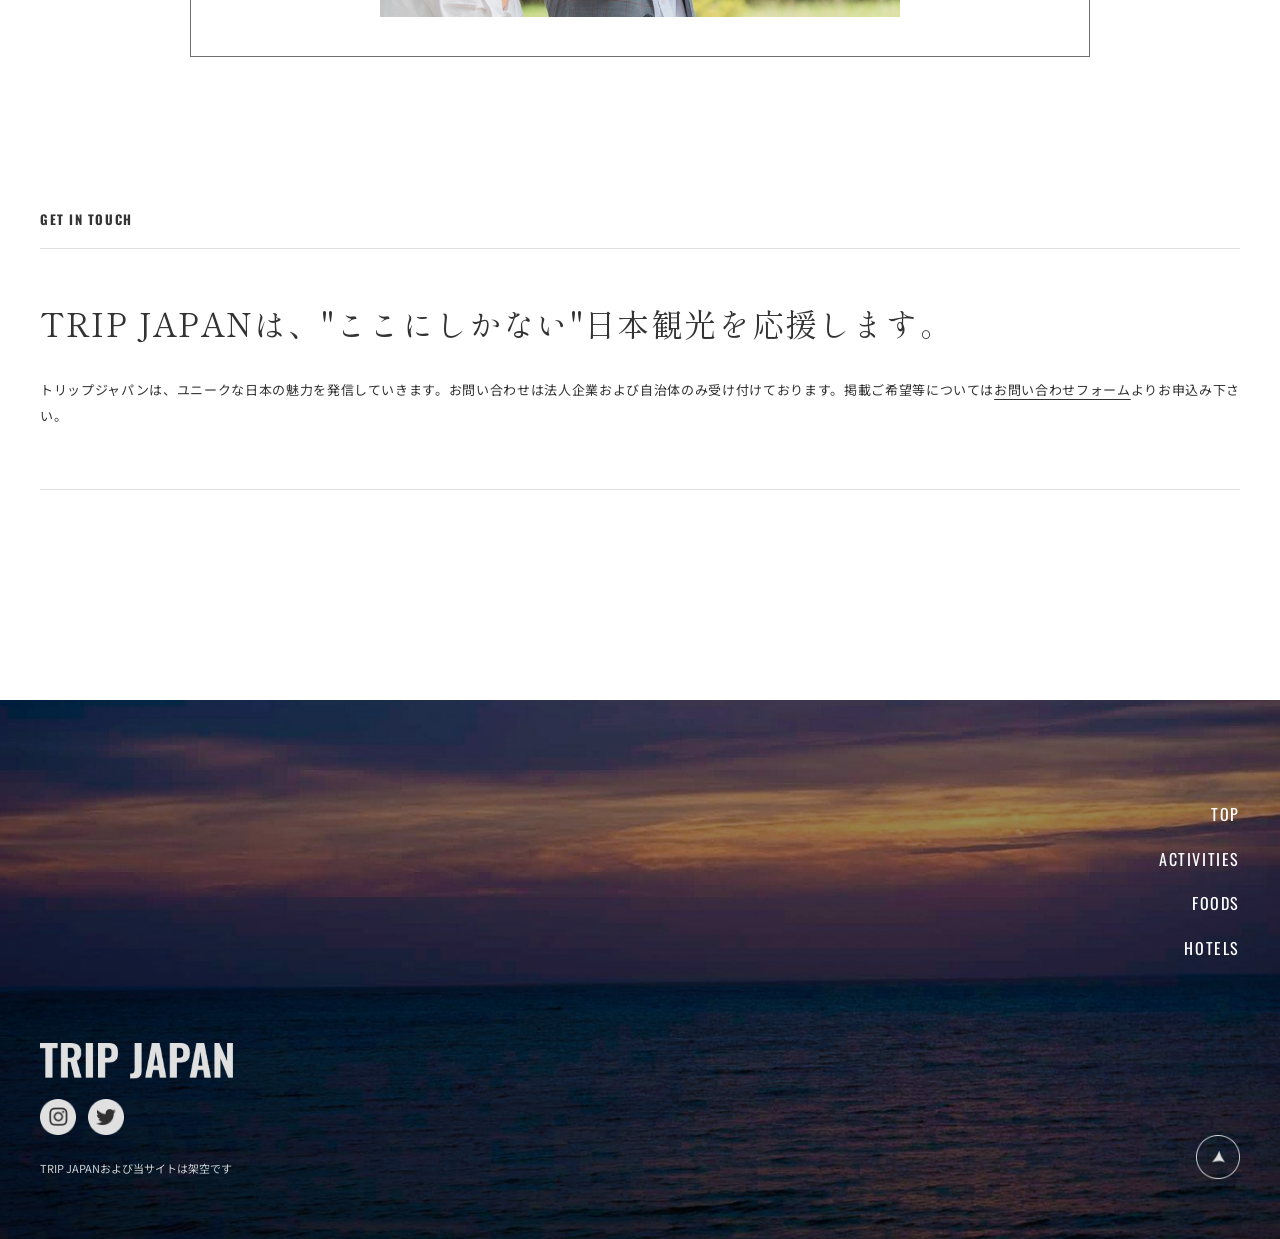
<file: tripJapan/hotels.html>
<!DOCTYPE html>
<html lang="ja">
<head>
  <meta charset="UTF-8">
  <meta name="viewport" content="width=device-width, initial-scale=1.0">
  <title>Hotels | TRIP JAPAN</title>

  <!-- Google Fonts -->
  <link rel="preconnect" href="https://fonts.googleapis.com">
  <link rel="preconnect" href="https://fonts.gstatic.com" crossorigin>
  <link href="https://fonts.googleapis.com/css2?family=Noto+Sans+JP:wght@400;500;700&family=Oswald:wght@400;500&family=Shippori+Mincho:wght@400;500;600&display=swap" rel="stylesheet">
  <link rel="icon" href="favicon/favicon.ico" sizes="32x32">
  <link rel="icon" href="favicon/favicon.svg" type="image/svg+xml">
  <link rel="apple-touch-icon" href="favicon/apple-touch-icon.png">
  <link rel="manifest" href="favicon/site.webmanifest">
  <meta name="theme-color" content="#FB6868">

  <!-- 1. リセットCSS -->
  <link rel="stylesheet" href="common/reset.css">
  
  <!-- 2. メインスタイルシート -->
  <link rel="stylesheet" href="style/style.css">

  <!-- 3. JS有効判定（フェードイン初期状態をJS有効時のみ適用するため） -->
  <script>document.documentElement.classList.add('jsEnabled');</script>
</head>
<body>

  <!-- ヘッダー -->
  <header class="header">
    <div class="header__inner">
      <h1 class="header__logo">
        <a href="index.html">
          <img src="image/logo.png" alt="TRIP JAPAN">
        </a>
      </h1>
      <button class="header__menuBtn jsDrawerToggle" type="button" aria-label="メニューを開く">
        <img src="image/menu.png" alt="MENU">
      </button>
    </div>
  </header>

  <!-- 全画面ドロワーメニュー -->
  <div class="drawer jsDrawer" aria-hidden="true">
    <div class="drawer__inner">
      <div class="drawer__header">
        <div class="drawer__logo">
          <img src="image/logo.png" alt="TRIP JAPAN">
        </div>
        <button class="drawer__closeBtn jsDrawerToggle" type="button" aria-label="メニューを閉じる">
          <svg class="drawer__closeIcon" viewBox="0 0 40 40" width="32" height="32">
            <line x1="8" y1="8" x2="32" y2="32" stroke="#CCCCCC" stroke-width="1.5" stroke-linecap="round" />
            <line x1="32" y1="8" x2="8" y2="32" stroke="#CCCCCC" stroke-width="1.5" stroke-linecap="round" />
          </svg>
        </button>
      </div>

      <!-- メインナビゲーション -->
      <nav class="drawer__nav">
        <ul class="drawer__menu">
          <li class="drawer__item">
            <a href="index.html" class="drawer__link">
              <span class="drawer__linkText">トップ</span>
              <span class="drawer__arrow"></span>
            </a>
          </li>
          <li class="drawer__item">
            <a href="activities.html" class="drawer__link">
              <span class="drawer__linkText">アクティビティ</span>
              <span class="drawer__arrow"></span>
            </a>
          </li>
          <li class="drawer__item">
            <a href="foods.html" class="drawer__link">
              <span class="drawer__linkText">沖縄絶品料理</span>
              <span class="drawer__arrow"></span>
            </a>
          </li>
          <!-- 現在表示中のページには isActive を付与 -->
          <li class="drawer__item isActive">
            <a href="hotels.html" class="drawer__link">
              <span class="drawer__linkText">宿泊施設</span>
              <span class="drawer__arrow"></span>
            </a>
          </li>
        </ul>
      </nav>

      <div class="drawer__sns">
        <a href="#" aria-label="Instagram" class="drawer__snsLink">
          <img src="image/instagramIcon2.png" alt="Instagram">
        </a>
        <a href="#" aria-label="Twitter" class="drawer__snsLink">
          <img src="image/twitterIcon2.png" alt="Twitter">
        </a>
      </div>
    </div>
  </div>

  <main class="mainContent">

<!-- ヒーロー＆タイトル領域 -->
<section class="pageHero">
  <div class="pageHero__imgWrap">
    <img src="image/hotelHeader.png" alt="Foods" class="pageHero__img">
  </div>
  
  <div class="pageHero__content">
    <div class="pageHero__inner">
      <!-- パンくずリスト -->
      <nav class="breadcrumb" aria-label="パンくずリスト">
        <ol class="breadcrumb__list">
          <li class="breadcrumb__item"><a href="index.html">Top</a></li>
          <li class="breadcrumb__item">Hotels</li>
        </ol>
      </nav>

      <!-- ページタイトル（右寄せ・画像跨ぎ） -->
      <div class="pageHero__titleWrap">
        <h1 class="pageHero__title">Hotels</h1>
        <span class="pageHero__subTitle">宿泊施設</span>
      </div>
    </div>
  </div>
</section>

<!-- コンセプトセクション -->
<section class="concept">
  <div class="concept__inner">
    <!-- 右側：メイン画像エリア -->
    <div class="concept__imgWrap fadeRight">
      <img src="image/Hotelhero.png" alt="南国気分を味わえる最高の宿" class="concept__img">
    </div>

    <!-- 左側：重なるテキストコンテンツエリア -->
    <div class="concept__content fadeLeft fadeDelay1">
      <h2 class="concept__title">南国気分を味わえる最高の宿</h2>
      <p class="concept__desc">
        日本の中で海外のリゾート気分を満喫できる沖縄の宿。高級宿からリーズナブルな民宿まで、日本らしくない独自の居心地を感じることができる宿がたくさんあります。ぜひ非日常を味わいに足を運んでみてください。
      </p>
    </div>
  </div>
</section>

<!-- Room / Bath セクション -->
<section class="roomBath">
  <div class="roomBath__inner">

    <!-- 右上：Bath -->
    <div class="roomBath__bath fadeDown">
      <span class="roomBath__label roomBath__label--bath">Bath</span>
      <img src="image/hotelSpa.png" alt="花を浮かべたバスタブ" class="roomBath__img">
    </div>

    <!-- 左：Room -->
    <div class="roomBath__room fadeLeft fadeDelay1">
      <span class="roomBath__label roomBath__label--room">Room</span>
      <img src="image/hotelIntro.png" alt="プールサイドでくつろぐ客室" class="roomBath__img">
    </div>

    <!-- 右下：テキスト -->
    <div class="roomBath__content fadeRight fadeDelay1">
      <h2 class="roomBath__title">旅の疲れを癒しに変える</h2>
      <p class="roomBath__desc">
        たっぷりと遊んで疲れた体を癒してくれる沖縄のリゾートホテル。南国を連想させるその景観とおもてなしは充実感をももたらしてくれます。美味美食を味わいながら、旅を思い出に変える一時をお楽しみください。
      </p>
    </div>

  </div>
</section>

<!-- View セクション -->
<section class="view">
  <div class="view__inner fadeRight">
    <div class="view__imgWrap">
      <span class="view__label">View</span>
      <img src="image/hotelView.png" alt="満天の星空が広がる夜の海辺" class="view__img">
    </div>
  </div>
</section>

<!-- PICK UP セクション -->
<section class="pickup">
  <div class="pickup__head fadeUp">
    <h2 class="pickup__title">沖縄のおすすめ宿</h2>
    <p class="pickup__sub">PICK UP</p>
  </div>

  <ul class="pickup__list">

    <li class="pickup__item fadeIn">
      <div class="pickup__inner fadeUp fadeDelay1">
        <div class="pickup__imgWrap">
          <img src="image/recommendedHotels1.png" alt="ハレクラニ沖縄" class="pickup__img">
        </div>
        <div class="pickup__body">
          <h3 class="pickup__name">ハレクラニ沖縄</h3>
          <p class="pickup__desc">「天国にふさわしい館」でお迎えしているハレクラニ。恩納村にある沖縄海岸国定公園内の海岸線に納得できるラグジュアリーが備わっております。</p>
          <p class="pickup__price">予算目安：￥54,081〜 / 2名</p>
        </div>
      </div>
    </li>

    <li class="pickup__item fadeIn">
      <div class="pickup__inner fadeUp fadeDelay1">
        <div class="pickup__imgWrap">
          <img src="image/recommendedHotels2.png" alt="ザ・ブセナテラス" class="pickup__img">
        </div>
        <div class="pickup__body">
          <h3 class="pickup__name">ザ・ブセナテラス</h3>
          <p class="pickup__desc">青く輝く海、亜熱帯の緑、色鮮やかな花々に囲まれたザ・ブセナテラス。季節の美味美食と高品質なもてなしでお迎えします。</p>
          <p class="pickup__price">予算目安：￥42,925〜 / 2名</p>
        </div>
      </div>
    </li>

    <li class="pickup__item fadeIn">
      <div class="pickup__inner fadeUp fadeDelay1">
        <div class="pickup__imgWrap">
          <img src="image/recommendedHotels3.png" alt="ザ・ムーンビーチ ミュージアムリゾート" class="pickup__img">
        </div>
        <div class="pickup__body">
          <h3 class="pickup__name">ザ・ムーンビーチ ミュージアムリゾート</h3>
          <p class="pickup__desc">三日月型のプライベートビーチを囲むように佇むリゾート。まるで海外のリゾートホテルのような独特の雰囲気をお楽しみ下さい。</p>
          <p class="pickup__price">予算目安：￥24,320〜 / 2名</p>
        </div>
      </div>
    </li>

  </ul>
</section>

    <!-- SENSES SECTION -->
    <section class="senses">
      <div class="senses__inner">
        <div class="senses__heading fadeUp">
          <h2 class="senses__title">五感で楽しめる場所が<br>ここにある。</h2>
        </div>
        <div class="senses__sliderWrapper fadeUp fadeDelay1">
          <div class="senses__frame"></div>
          <div class="senses__slider">
            <div class="senses__slide senses__slide--2">
              <img src="image/commonSlideImg2.png" alt="五感で楽しめる場所2">
            </div>
            <div class="senses__slide senses__slide--1">
              <img src="image/commonSlideImg1.png" alt="五感で楽しめる場所1">
            </div>
            <div class="senses__slide senses__slide--3">
              <img src="image/commonSlideImg3.png" alt="五感で楽しめる場所3">
            </div>
          </div>
        </div>
        <div class="senses__touch">
          <div class="senses__touchHeader fadeUp">
            <span class="senses__touchLabel">GET IN TOUCH</span>
          </div>
          <div class="senses__touchBody fadeUp fadeDelay1">
            <h3 class="senses__touchTitle">
              TRIP JAPANは、"ここにしかない"日本観光を応援します。
            </h3>
            <p class="senses__touchText">
              トリップジャパンは、ユニークな日本の魅力を発信していきます。お問い合わせは法人企業および自治体のみ受け付けております。掲載ご希望等については<a href="index.html#contact" class="senses__touchLink">お問い合わせフォーム</a>よりお申込み下さい。
            </p>
          </div>
        </div>
      </div>
    </section>

  </main>

  <!-- フッター -->
  <footer class="footer">
    <div class="footer__inner">
      <nav class="footer__nav">
        <ul class="footer__navList">
          <li><a href="index.html">TOP</a></li>
          <li><a href="activities.html">ACTIVITIES</a></li>
          <li><a href="foods.html">FOODS</a></li>
          <li><a href="hotels.html">HOTELS</a></li>
        </ul>
      </nav>
      <div class="footer__bottom">
        <div class="footer__info">
          <div class="footer__logo">
            <img src="image/logo.png" alt="TRIP JAPAN">
          </div>
          <div class="footer__sns">
            <a href="#" aria-label="Instagram">
              <img src="image/instagramIcon.png" alt="Instagram">
            </a>
            <a href="#" aria-label="Twitter">
              <img src="image/twitterIcon.png" alt="Twitter">
            </a>
          </div>
          <p class="footer__copyright">TRIP JAPANおよび当サイトは架空です</p>
        </div>
        <a href="#" class="footer__pagetop" aria-label="ページトップへ戻る">
          <img src="image/arrowIcon.png" alt="Top">
        </a>
      </div>
    </div>
  </footer>

  <script src="scripts/main.js"></script>
</body>
</html>
</file>
<file: 10secNeko/css/style.css>
/* ===========================================
   10秒ねこ  style.css
   モノクロ調・ドット表現を崩さないことを最優先にしている
   =========================================== */

* {
  margin: 0;
  padding: 0;
  box-sizing: border-box;
}

body {
  background-color: #f7f7f7;
  color: #222222;
  font-family: 'DotGothic16', sans-serif;

  /*
    ★ body は display: flex にしないこと ★

    サーバー（XREA）の広告スクリプトが、body の直下に
    <div id="vdbanner"> を差し込んでくる。
    body をフレックスコンテナにしていると、その広告とゲーム画面が
    「横並びの要素」として扱われ、真横に並んでしまう。

    自分が書いていない要素が差し込まれる場所では、
    レイアウト用のコンテナにしない。ふつうのブロック配置にしておけば、
    広告は上に、ゲームはその下に、素直に積まれる。
  */
  min-height: 100vh;
  padding: 8px 0;

  /* ゲーム中に文字が選択されてしまうのを防ぐ */
  -webkit-user-select: none;
  user-select: none;
}

/* 入力欄だけは選択できないと困る */
input {
  -webkit-user-select: text;
  user-select: text;
}

/* -------------------------------------------
   ゲーム画面
   ------------------------------------------- */

/* canvas とオーバーレイを重ねるための基準。position: relative がその役割 */
.gameWrapper {
  position: relative;
  width: 100%;
  line-height: 0;      /* canvas の下に余白ができるのを防ぐ */
  margin: 0 auto;

  /*
    ブラウザの横幅いっぱいまで広げる。

    ただし比率が 4:1 固定なので、超ワイドな画面だと縦が伸びすぎる。
    ここに書いてある値は「広告が無いとき」の目安。
    実際の上限は main.js の fitGameToViewport() が、
    広告の高さを測ったうえで毎回計算し直す。
  */
  max-width: calc(80vh * 4);

  /*
    ゲーム画面の上でだけ、スワイプによるスクロールを止める。
  */
  touch-action: none;
}

#gameCanvas {
  display: block;
  width: 100%;

  /* 内部解像度 600x150 の比率を保ったまま伸縮させる */
  aspect-ratio: 600 / 150;

  /*
    拡大時にブラウザがぼかし処理をするのを止めて、ドットの角を残す。
    -webkit- 付きは Safari 用。
  */
  image-rendering: pixelated;
  image-rendering: -webkit-optimize-contrast;

  background-color: #ffffff;
}

/* -------------------------------------------
   オーバーレイ（スタート画面・ゲームオーバー画面）
   ------------------------------------------- */
.overlay {
  position: absolute;
  inset: 0;                   /* top/right/bottom/left をまとめて 0 にする書き方 */
  display: flex;
  flex-direction: column;
  justify-content: center;
  align-items: center;
  gap: 12px;

  background-color: rgba(255, 255, 255, 0.85);
  line-height: 1.4;
  text-align: center;
}

.overlay.hidden,
.gameOverView.hidden {
  display: none;
}

/*
  スタート画面は文字を出しているだけ。
  タップを受け止めず、下の gameWrapper に通す。
  ゲームオーバー画面はボタンがあるので、こちらは通さない。
*/
#startOverlay {
  pointer-events: none;
}

.overlayTitle {
  font-size: clamp(20px, 5vw, 56px);
  letter-spacing: 0.1em;
}

.overlayText {
  font-size: clamp(11px, 2.4vw, 24px);
}

/* 暗転版。ゲームオーバーで使う */
.overlay--dark {
  background-color: rgba(0, 0, 0, 0.82);
  color: #ffffff;
  padding: 8px;
  overflow-y: auto;   /* 収まらない端末のための保険 */
}

/* 中身の切り替え。入力とランキングを入れ替えて表示する */
.gameOverView {
  display: flex;
  flex-direction: column;
  align-items: center;
  gap: clamp(4px, 1.2vw, 14px);
  width: 100%;
  max-width: 560px;
}

.gameOverTitle {
  font-size: clamp(18px, 4.2vw, 40px);
  letter-spacing: 0.08em;
}

.gameOverScore {
  font-size: clamp(11px, 2.4vw, 22px);
}

.nameRow,
.buttonRow {
  display: flex;
  align-items: center;
  justify-content: center;
  gap: 8px;
}

.nameRow label {
  font-size: clamp(10px, 2vw, 18px);
}

/*
  入力欄。フォントは継承されないので明示的に指定する。
  16px 未満だと iOS がフォーカス時に勝手にズームするため、
  最小サイズを 16px にしてある。
*/
.nameRow input {
  font-family: 'DotGothic16', sans-serif;
  font-size: clamp(16px, 2vw, 20px);
  width: clamp(120px, 22vw, 220px);
  padding: 4px 8px;
  color: #222222;
  background-color: #ffffff;
  border: 2px solid #222222;
  border-radius: 0;
}

.buttonRow button {
  font-family: 'DotGothic16', sans-serif;
  font-size: clamp(11px, 2.2vw, 20px);
  padding: 6px 14px;
  color: #222222;
  background-color: #ffffff;
  border: 2px solid #222222;
  border-radius: 0;
  cursor: pointer;

  /* 指で押せる大きさを確保する */
  min-height: 32px;
}

.buttonRow button:hover:not(:disabled) {
  color: #ffffff;
  background-color: #222222;
  border-color: #ffffff;
}

.buttonRow button:disabled {
  color: #888888;
  border-color: #888888;
  cursor: default;
}

/* キーボード操作の人にフォーカス位置が分かるようにする */
.nameRow input:focus-visible,
.buttonRow button:focus-visible {
  outline: 3px solid #888888;
  outline-offset: 2px;
}

/*
  名前入力の注意書き。
  読み飛ばされない程度には目立たせつつ、
  ボタンより前に出ないよう色を落としてある。
*/
.noteText {
  font-size: clamp(9px, 1.7vw, 15px);
  line-height: 1.5;
  color: #dddddd;
}

.statusText {
  font-size: clamp(9px, 1.8vw, 16px);
  min-height: 1em;   /* 文字が出たり消えたりしてもレイアウトが動かないように */
  color: #cccccc;
}

/* -------------------------------------------
   ランキング（ゲームオーバー画面の中に表示する）
   ------------------------------------------- */
.rankingTitle {
  font-size: clamp(13px, 2.6vw, 24px);
  letter-spacing: 0.1em;
}

.rankingTable {
  width: 100%;
  border-collapse: collapse;
  font-size: clamp(10px, 1.9vw, 18px);
  line-height: 1.2;
}

.rankingTable th,
.rankingTable td {
  padding: clamp(1px, 0.4vw, 5px) 8px;
  border-bottom: 1px solid rgba(255, 255, 255, 0.25);
  text-align: left;
}

.rankingTable th {
  font-weight: normal;
  color: #aaaaaa;
  border-bottom: 2px solid #ffffff;
}

/* 順位とスコアは数字なので、桁をそろえて右寄せにする */
.rankingTable th:first-child,
.rankingTable td:first-child {
  width: 3em;
  text-align: right;
}

.rankingTable th:last-child,
.rankingTable td:last-child {
  width: 5em;
  text-align: right;
}

/* 今回登録した行を目立たせる */
.rankingTable tr.isMine td {
  color: #ffffff;
  font-weight: bold;
  background-color: rgba(255, 255, 255, 0.15);
}

.rankingEmpty {
  color: #aaaaaa;
  text-align: center !important;
}

/* -------------------------------------------
   縦向きの案内
   ------------------------------------------- */
.rotateNotice {
  display: none;
}

/*
  「画面が狭い」かつ「縦長」のときだけ表示する。
  PC のブラウザを縦に細くしたときに誤爆しないよう max-width も条件に入れている。
*/
@media (max-width: 900px) and (orientation: portrait) {
  .rotateNotice {
    position: fixed;
    inset: 0;
    z-index: 100;
    display: flex;
    justify-content: center;
    align-items: center;
    background-color: #222222;
    color: #ffffff;
    font-size: 20px;
  }

  .rotateNotice p {
    padding: 24px;
    text-align: center;
    line-height: 1.8;
  }
}

/*
  横画面のスマホは縦が短い。
  端末名ではなく画面の形で条件を書くほうが、機種が増えても壊れない。
*/
@media (max-height: 520px) {
  .overlay--dark {
    padding: 4px;
  }

  .gameOverView {
    gap: 3px;
  }

  .buttonRow button {
    min-height: 28px;
    padding: 4px 10px;
  }

  .statusText {
    min-height: 0;
  }

  /* 縦が短いときは注意書きも詰める */
  .noteText {
    line-height: 1.3;
  }
}

/* アニメーションを減らす設定の人への配慮 */
@media (prefers-reduced-motion: reduce) {
  * {
    animation-duration: 0.01ms !important;
    transition-duration: 0.01ms !important;
  }
}
</file>
<file: cafeDeLumiere/css/style.css>
@charset "utf-8";

/* ============================================================
   Cafe de Lumière — style.css
   目次
     01. カスタムプロパティ（デザイントークン）
     02. ベーススタイル
     03. レイアウト（container / section）
     04. 共通パーツ：ヘッダー
     05. 共通パーツ：ハンバーガー・ドロワー
     06. 共通パーツ：ボタン・テキストリンク
     07. 共通パーツ：セクションタイトル・装飾
     08. 共通パーツ：フッター・ページトップ
     09. アニメーション（フェードイン）
     10. HOME：ヒーロー
     11. HOME：ABOUT
     12. HOME：おすすめメニュー
     13. HOME：コンセプト
     14. HOME：こだわり
     15. HOME：ギャラリー
     16. HOME：メッセージ
     17. 下層ページ共通：ページヘッダー
     18. MENU：カテゴリータブ
     19. MENU：カテゴリー見出し・品目リスト
     20. MENU：COFFEE
     21. MENU：FOOD
     22. MENU：SWEETS / DRINK
     23. MENU：季節限定メニュー
     24. ACCESS：店舗情報
     25. ACCESS：イラスト地図
     26. ACCESS：アクセス方法
     27. ACCESS：周辺の雰囲気
     28. CONTACT：全体レイアウト・見出し
     29. CONTACT：フォーム
     30. CONTACT：電話・店舗情報
     31. CONTACT：ご予約について
     32. パララックス
   ============================================================ */


/* ============================================================
   01. カスタムプロパティ（デザイントークン）
   ここに無い値は使わない。追加したい時はまずここに定義する。
   ============================================================ */
:root {
  /* --- 色：ブランド --- */
  --colorMain:        #3A2C24;
  --colorSub:         #5A4638;
  --colorAccent:      #B08A5A;
  --colorAccentDark:  #7C5B31; /* アクセント色を「文字」に使う時はこちら */
  --colorAccentLight: #D2B98B;

  /* --- 色：背景 --- */
  --colorBg:      #F1ECE2;
  --colorBgLight: #F8F5EF;
  --colorBeige:   #E4DACA;

  /* --- 色：テキスト --- */
  --colorText:       #3A2C24;
  --colorTextMuted:  #665C54;
  --colorTextOnDark: #F8F5EF;

  /* --- 色：差し色（季節限定バッジ／フォーカスリングのみ） --- */
  --colorForest:     #3F4A3C;
  --colorForestRing: rgba(63, 74, 60, 0.2);

  /* --- 色：線・その他 --- */
  --colorBorder:   #D8D0C5;
  --colorOverlay:  rgba(30, 22, 18, 0.45);
  --colorHeaderBase: rgba(0, 0, 0, 0.2);   /* 写真に重なっている時の下地（全ページ共通） */
  --colorHeaderBg:   rgba(58, 44, 36, 0.95); /* スクロール後の背景 */
  --shadowCard:    0 4px 16px rgba(58, 44, 36, 0.08);

  /* --- フォント --- */
  --fontSerif:   'Noto Serif JP', serif;
  --fontSans:    'Noto Sans JP', sans-serif;
  --fontDisplay: 'Cormorant Garamond', 'Noto Serif JP', serif;

  /* --- フォントサイズ（すべて4の倍数 / 1rem = 10px） --- */
  --fs12: 1.2rem;
  --fs16: 1.6rem;
  --fs20: 2.0rem;
  --fs24: 2.4rem;
  --fs32: 3.2rem;
  --fs40: 4.0rem;
  --fs48: 4.8rem;
  --fs56: 5.6rem;
  --fs72: 7.2rem;

  /* --- 余白（すべて4の倍数） --- */
  --space4:   0.4rem;
  --space8:   0.8rem;
  --space12:  1.2rem;
  --space16:  1.6rem;
  --space24:  2.4rem;
  --space32:  3.2rem;
  --space40:  4.0rem;
  --space48:  4.8rem;
  --space64:  6.4rem;
  --space80:  8.0rem;
  --space96:  9.6rem;
  --space120: 12.0rem;
  --space160: 16.0rem;

  /* --- レイアウト --- */
  --containerWidth:       112.0rem;
  --containerWidthNarrow:  88.0rem;
  --containerWidthWide:   128.0rem;
  --containerPadding:       1.6rem; /* SP。768px 以上で 2.4rem に切り替え */
  --headerHeight:           6.4rem; /* SP。1024px 以上で 8.0rem に切り替え */
  --sectionPadding:       var(--space64);

  /* --- アニメーション --- */
  --transitionBase: 0.3s ease;
  --transitionSlow: 0.8s cubic-bezier(0.22, 1, 0.36, 1);

  /* --- z-index --- */
  --zHeader:  100;
  --zDrawer:   90;
  --zPageTop:  80;
  --zOverlay:  70;
  --zBase:      1;
}

@media (min-width: 768px) {
  :root {
    --containerPadding: var(--space24);
    --sectionPadding:   var(--space96);
  }
}

@media (min-width: 1024px) {
  :root {
    --headerHeight:   8.0rem;
    --sectionPadding: var(--space120);
  }
}


/* ============================================================
   02. ベーススタイル
   ============================================================ */

/* 62.5% にすることで 1rem = 10px。--fs16（1.6rem）= 16px となる */
html {
  font-size: 62.5%;
  scroll-behavior: smooth;
}

body {
  font-family: var(--fontSans);
  font-size: var(--fs16);
  font-weight: 400;
  line-height: 1.8;
  letter-spacing: 0.04em;
  color: var(--colorText);
  background-color: var(--colorBg);
}

/* ドロワーを開いている間、背後のページがスクロールしないようにする */
body.isNavOpen {
  overflow: hidden;
}

/* 固定ヘッダーの下にアンカー先が潜り込まないようにする */
[id] {
  scroll-margin-top: var(--headerHeight);
}

/* キーボード操作時だけフォーカスリングを出す（マウスクリックでは出さない） */
:focus-visible {
  outline: 2px solid var(--colorForest);
  outline-offset: 2px;
}

/* 画面には出さないがスクリーンリーダーには読ませるテキスト */
.visuallyHidden {
  position: absolute;
  width: 1px;
  height: 1px;
  margin: -1px;
  padding: 0;
  overflow: hidden;
  clip-path: inset(50%);
  white-space: nowrap;
}

/* SP でのみ改行させたい箇所に付ける（PC では改行しない） */
.brSp {
  display: inline;
}

@media (min-width: 768px) {
  .brSp {
    display: none;
  }
}

/* PC でのみ改行させたい箇所に付ける（SP では自然に折り返す） */
.brPc {
  display: none;
}

@media (min-width: 768px) {
  .brPc {
    display: inline;
  }
}


/* ============================================================
   03. レイアウト（container / section）
   ============================================================ */

/* 中央寄せの内側コンテナ。幅は --containerWidth を上書きして切り替える */
.container {
  width: min(100%, calc(var(--containerWidth) + var(--containerPadding) * 2));
  margin-inline: auto;
  padding-inline: var(--containerPadding);
}

.containerNarrow {
  --containerWidth: var(--containerWidthNarrow);
}

.containerWide {
  --containerWidth: var(--containerWidthWide);
}

/* セクションの上下余白。セクション間に margin は付けず、padding だけで間隔を作る */
.section {
  padding-block: var(--sectionPadding);
}

.sectionBgLight {
  background-color: var(--colorBgLight);
}

.sectionBgBeige {
  background-color: var(--colorBeige);
}


/* ============================================================
   04. 共通パーツ：ヘッダー
   ============================================================ */
.siteHeader {
  position: fixed;
  top: 0;
  left: 0;
  width: 100%;
  height: var(--headerHeight);
  z-index: var(--zHeader);
  color: var(--colorTextOnDark);
  /* ヒーロー写真の上でもメニューが読めるよう、常に黒20%の下地を敷く */
  background-color: var(--colorHeaderBase);
  transition: background-color var(--transitionBase);
}

/* スクロールすると濃茶の背景に切り替わる（全ページ共通の挙動） */
.siteHeader.isFixed {
  background-color: var(--colorHeaderBg);
}

.headerInner {
  display: flex;
  align-items: center;
  justify-content: space-between;
  height: 100%;
  padding-inline: var(--containerPadding);
}

@media (min-width: 1024px) {
  .headerInner {
    padding-inline: var(--space40);
  }
}

/* --- ロゴ（白抜きのPNGを使用） --- */
.siteLogo {
  display: block;
  line-height: 0; /* img 下の余分な隙間を消す */
}

.siteLogoImage {
  width: auto;
  height: 3.2rem;
}

@media (min-width: 1024px) {
  .siteLogoImage {
    height: 4.0rem;
  }
}

/* --- グローバルナビ（1024px 以上でのみ表示） --- */
.globalNav {
  display: none;
}

@media (min-width: 1024px) {
  .globalNav {
    display: block;
  }
}

.globalNavList {
  display: flex;
  align-items: center;
  gap: var(--space32);
}

.globalNavLink {
  position: relative;
  display: block;
  padding-bottom: var(--space4);
  font-size: var(--fs16);
  line-height: 1;
  letter-spacing: 0.1em;
}

/* 下線を左から伸ばすホバー。現在地（.isActive）は最初から表示 */
.globalNavLink::after {
  content: '';
  position: absolute;
  left: 0;
  bottom: 0;
  width: 0;
  height: 1px;
  background-color: currentColor;
  transition: width var(--transitionBase);
}

.globalNavLink:hover::after,
.globalNavLink:focus-visible::after,
.globalNavLink.isActive::after {
  width: 100%;
}


/* ============================================================
   05. 共通パーツ：ハンバーガー・ドロワー
   ============================================================ */
.hamburgerBtn {
  position: relative;
  width: 2.4rem;
  height: 1.8rem;
  color: var(--colorTextOnDark);
}

@media (min-width: 1024px) {
  .hamburgerBtn {
    display: none;
  }
}

/* 3本線。上から 0 / 8px / 16px の位置に置く（線 2px + 間隔 6px） */
.hamburgerBtnLine {
  position: absolute;
  left: 0;
  width: 100%;
  height: 2px;
  background-color: currentColor;
  transition: transform var(--transitionBase), opacity var(--transitionBase);
}

.hamburgerBtnLine:nth-child(1) { top: 0; }
.hamburgerBtnLine:nth-child(2) { top: 8px; }
.hamburgerBtnLine:nth-child(3) { top: 16px; }

/* 開いている時は上下の線を中央に寄せて交差させ、真ん中の線を消す */
.hamburgerBtn.isOpen .hamburgerBtnLine:nth-child(1) {
  transform: translateY(8px) rotate(45deg);
}

.hamburgerBtn.isOpen .hamburgerBtnLine:nth-child(2) {
  opacity: 0;
}

.hamburgerBtn.isOpen .hamburgerBtnLine:nth-child(3) {
  transform: translateY(-8px) rotate(-45deg);
}

/* --- ドロワー本体（右からスライドイン） --- */
.drawerMenu {
  position: fixed;
  inset: 0;
  z-index: var(--zDrawer);
  display: flex;
  flex-direction: column;
  justify-content: center;
  padding: var(--headerHeight) var(--space32) var(--space32);
  background-color: var(--colorMain);
  color: var(--colorTextOnDark);
  transform: translateX(100%);
  visibility: hidden;
  transition: transform 0.4s cubic-bezier(0.22, 1, 0.36, 1), visibility 0.4s;
}

.drawerMenu.isOpen {
  transform: translateX(0);
  visibility: visible;
}

@media (min-width: 1024px) {
  .drawerMenu {
    display: none;
  }
}

.drawerNavList {
  display: flex;
  flex-direction: column;
  gap: var(--space32);
}

.drawerNavLink {
  display: inline-block;
  font-size: var(--fs20);
  line-height: 1;
  letter-spacing: 0.2em;
}

.drawerSnsList {
  display: flex;
  gap: var(--space24);
  margin-top: var(--space64);
}

.drawerSnsLink {
  display: grid;
  place-items: center;
  width: 4.0rem;
  height: 4.0rem;
  border: 1px solid rgba(248, 245, 239, 0.4);
  border-radius: 50%;
  transition: background-color var(--transitionBase), color var(--transitionBase);
}

.drawerSnsLink:hover {
  background-color: var(--colorAccent);
  border-color: var(--colorAccent);
}

.drawerSnsIcon {
  width: 1.6rem;
  height: 1.6rem;
}


/* ============================================================
   06. 共通パーツ：ボタン・テキストリンク
   ============================================================ */

/* 2種のボタンで共通する土台。HTML には btnPrimary / btnOutline のどちらか一方だけ付ける */
.btnPrimary,
.btnOutline {
  position: relative;
  display: inline-flex;
  align-items: center;
  justify-content: center;
  min-width: 20.0rem;
  height: 4.8rem;
  padding-inline: var(--space32);
  font-size: var(--fs16);
  line-height: 1;
  letter-spacing: 0.1em;
  border-radius: 0;
  transition: background-color var(--transitionBase), color var(--transitionBase), border-color var(--transitionBase);
}

@media (min-width: 1024px) {
  .btnPrimary,
  .btnOutline {
    height: 5.6rem;
  }
}

.btnPrimary {
  background-color: var(--colorMain);
  color: var(--colorTextOnDark);
}

.btnPrimary:hover {
  background-color: var(--colorAccent);
}

.btnOutline {
  border: 1px solid var(--colorMain);
  color: var(--colorMain);
}

.btnOutline:hover {
  background-color: var(--colorMain);
  color: var(--colorTextOnDark);
}

/* ボタン内の矢印。右端から 16px の位置に絶対配置し、ホバーで右へ動かす */
.btnArrow {
  position: absolute;
  right: var(--space16);
  display: block;
  line-height: 1;
  transition: transform var(--transitionBase);
}

.btnPrimary:hover .btnArrow,
.btnOutline:hover .btnArrow {
  transform: translateX(4px);
}

/* --- テキストリンク（VIEW MORE など） --- */
.textLink {
  position: relative;
  display: inline-flex;
  align-items: center;
  gap: var(--space8);
  padding-bottom: var(--space4);
  font-size: var(--fs12);
  line-height: 1;
  letter-spacing: 0.2em;
  transition: color var(--transitionBase);
}

.textLink::after {
  content: '';
  position: absolute;
  left: 0;
  bottom: 0;
  width: 0;
  height: 1px;
  background-color: currentColor;
  transition: width var(--transitionBase);
}

.textLink:hover {
  color: var(--colorAccentDark);
}

.textLink:hover::after,
.textLink:focus-visible::after {
  width: 100%;
}


/* ============================================================
   07. 共通パーツ：セクションタイトル・装飾
   ============================================================ */
.sectionTitleWrap {
  margin-bottom: var(--space32);
  text-align: center;
}

@media (min-width: 768px) {
  .sectionTitleWrap {
    margin-bottom: var(--space48);
  }
}

/* 左寄せで使うセクション（ABOUT・コンセプト）用 */
.sectionTitleWrapLeft {
  text-align: left;
}

.sectionLabel {
  margin-bottom: var(--space8);
  font-size: var(--fs12);
  line-height: 1.4;
  letter-spacing: 0.2em;
  color: var(--colorTextMuted);
}

.sectionTitle {
  font-family: var(--fontSerif);
  font-weight: 500;
  font-size: var(--fs24);
  line-height: 1.4;
  letter-spacing: 0.08em;
}

@media (min-width: 768px) {
  .sectionTitle {
    font-size: var(--fs32);
  }
}

/* 見出し下の短い区切り線 */
.sectionTitle::after {
  content: '';
  display: block;
  width: 4.0rem;
  height: 1px;
  margin: var(--space16) auto 0;
  background-color: var(--colorAccent);
}

.sectionTitleWrapLeft .sectionTitle::after {
  margin-inline: 0;
}

/* 英字の大見出し（ヒーロー・下層ページのタイトル） */
.displayTitle {
  font-family: var(--fontDisplay);
  font-weight: 400;
  line-height: 1.2;
  letter-spacing: 0.08em;
}


/* ============================================================
   08. 共通パーツ：フッター・ページトップ
   ============================================================ */
.siteFooter {
  padding-block: var(--space64) var(--space24);
  background-color: var(--colorMain);
  color: var(--colorTextOnDark);
}

.footerInner {
  display: grid;
  gap: var(--space48);
}

@media (min-width: 1024px) {
  .footerInner {
    grid-template-columns: 1fr auto;
    gap: var(--space96);
  }
}

.footerLogo {
  display: block;
  line-height: 0;
  margin-bottom: var(--space24);
}

.footerLogoImage {
  width: auto;
  height: 4.0rem;
}

.footerInfo {
  font-size: var(--fs12);
  line-height: 2;
}

.footerSnsList {
  display: flex;
  gap: var(--space16);
  margin-top: var(--space24);
}

.footerSnsLink {
  display: grid;
  place-items: center;
  width: 3.2rem;
  height: 3.2rem;
  transition: color var(--transitionBase);
}

.footerSnsLink:hover {
  color: var(--colorAccentLight);
}

.footerSnsIcon {
  width: 1.6rem;
  height: 1.6rem;
}

.footerNavTitle {
  margin-bottom: var(--space16);
  font-size: var(--fs12);
  letter-spacing: 0.2em;
  color: var(--colorAccentLight);
}

.footerNavList {
  display: grid;
  gap: var(--space12);
  font-size: var(--fs12);
  letter-spacing: 0.1em;
}

.footerNavLink {
  transition: color var(--transitionBase);
}

.footerNavLink:hover {
  color: var(--colorAccentLight);
}

/* ロゴと住所の間に置く注記 */
.footerNote {
  margin-bottom: var(--space16);
  font-size: var(--fs12);
  line-height: 1.8;
  color: var(--colorAccentLight);
}

.footerCopy {
  margin-top: var(--space48);
  padding-top: var(--space24);
  border-top: 1px solid rgba(248, 245, 239, 0.15);
  font-size: var(--fs12);
  text-align: center;
}

/* --- ページトップボタン --- */
.pageTopBtn {
  position: fixed;
  right: var(--space16);
  bottom: var(--space16);
  z-index: var(--zPageTop);
  display: grid;
  place-items: center;
  width: 4.8rem;
  height: 4.8rem;
  border: 1px solid var(--colorBorder);
  border-radius: 50%;
  background-color: var(--colorBgLight);
  color: var(--colorMain);
  opacity: 0;
  visibility: hidden;
  transition: opacity var(--transitionBase), visibility var(--transitionBase),
              background-color var(--transitionBase), color var(--transitionBase);
}

.pageTopBtn.isVisible {
  opacity: 1;
  visibility: visible;
}

.pageTopBtn:hover {
  background-color: var(--colorMain);
  color: var(--colorTextOnDark);
}

@media (min-width: 768px) {
  .pageTopBtn {
    right: var(--space24);
    bottom: var(--space24);
  }
}


/* ============================================================
   09. アニメーション（フェードイン）
   ============================================================ */

/* JS が .fadeIn を監視し、画面に入ったら .isVisible を付ける。
   隠すのは .isJsEnabled が付いている時だけ。JSが読み込めなかった場合に
   ページ全体が opacity:0 のまま真っ白になるのを防ぐための保険。 */
.fadeIn {
  transition: opacity var(--transitionSlow), transform var(--transitionSlow);
}

.isJsEnabled .fadeIn {
  opacity: 0;
  transform: translateY(2.4rem);
}

.isJsEnabled .fadeIn.isVisible {
  opacity: 1;
  transform: translateY(0);
}

/* 横並びの要素は 0.1 秒ずつ遅らせて順番に出す（最大4つまで） */
.fadeInDelay1 { transition-delay: 0.1s; }
.fadeInDelay2 { transition-delay: 0.2s; }
.fadeInDelay3 { transition-delay: 0.3s; }

/* 動きを減らす設定の人には、アニメーションを止める */
@media (prefers-reduced-motion: reduce) {
  *,
  *::before,
  *::after {
    animation-duration: 0.01ms !important;
    animation-iteration-count: 1 !important;
    transition-duration: 0.01ms !important;
    scroll-behavior: auto !important;
  }

  .isJsEnabled .fadeIn {
    opacity: 1;
    transform: none;
  }
}


/* ============================================================
   10. HOME：ヒーロー
   ============================================================ */
.heroSection {
  position: relative;
  display: grid;
  place-items: center;
  min-height: 56.0rem;
  height: 100svh;
  max-height: 80.0rem;
  overflow: hidden;
  color: var(--colorTextOnDark);
  text-align: center;
}

.heroImage {
  position: absolute;
  inset: 0;
}

.heroImage img {
  width: 100%;
  height: 100%;
  object-fit: cover;
}

/* 写真の上に敷く暗幕。文字のコントラストを確保するために必須 */
.heroImage::after {
  content: '';
  position: absolute;
  inset: 0;
  background-color: var(--colorOverlay);
}

.heroInner {
  position: relative;
  z-index: var(--zBase);
  padding-inline: var(--containerPadding);
}

.heroTitle {
  font-size: var(--fs40);
  /* 字間を広めから通常へ詰めながら現れる。このページ唯一の"見せ場" */
  animation: heroTitleIn 1.2s cubic-bezier(0.22, 1, 0.36, 1) both;
}

.heroLead {
  margin-top: var(--space16);
  font-size: var(--fs16);
  letter-spacing: 0.1em;
  animation: heroFadeIn 1.2s ease 0.4s both;
}

.heroBtnWrap {
  margin-top: var(--space32);
  animation: heroFadeIn 1.2s ease 0.7s both;
}

/* ヒーロー内のアウトラインボタンは写真の上に乗るため白に反転させる */
.btnOutline.heroBtn {
  border-color: var(--colorTextOnDark);
  color: var(--colorTextOnDark);
}

.btnOutline.heroBtn:hover {
  background-color: var(--colorTextOnDark);
  color: var(--colorMain);
}

@media (min-width: 1024px) {
  .heroTitle {
    font-size: var(--fs72);
  }

  .heroLead {
    margin-top: var(--space24);
  }

  .heroBtnWrap {
    margin-top: var(--space40);
  }
}

.heroScroll {
  position: absolute;
  left: 50%;
  bottom: var(--space24);
  transform: translateX(-50%);
  color: var(--colorTextOnDark);
  animation: scrollArrow 2s ease-in-out infinite;
}

.heroScrollIcon {
  width: 1.6rem;
  height: 1.6rem;
}

@keyframes heroTitleIn {
  from {
    opacity: 0;
    letter-spacing: 0.16em;
  }
  to {
    opacity: 1;
    letter-spacing: 0.08em;
  }
}

@keyframes heroFadeIn {
  from { opacity: 0; transform: translateY(1.6rem); }
  to   { opacity: 1; transform: translateY(0); }
}

@keyframes scrollArrow {
  0%, 100% { transform: translate(-50%, 0); }
  50%      { transform: translate(-50%, 8px); }
}


/* ============================================================
   11. HOME：ABOUT
   ============================================================ */
.aboutInner {
  display: grid;
  gap: var(--space32);
}

@media (min-width: 1024px) {
  .aboutInner {
    /* 写真をやや小さく、本文側を広く。カンプの比率に合わせている */
    grid-template-columns: 1fr 1.15fr;
    gap: var(--space64);
    align-items: center;
  }
}

.aboutImage {
  aspect-ratio: 3 / 2;
}

.aboutImage img {
  width: 100%;
  height: 100%;
  object-fit: cover;
}

.aboutText {
  font-size: var(--fs16);
  line-height: 2;
}


/* ============================================================
   12. HOME：おすすめメニュー
   ============================================================ */
.menuCardList {
  display: grid;
  grid-template-columns: 1fr;
  gap: var(--space24);
}

@media (min-width: 768px) {
  .menuCardList {
    grid-template-columns: repeat(2, 1fr);
  }
}

@media (min-width: 1024px) {
  .menuCardList {
    grid-template-columns: repeat(4, 1fr);
    gap: var(--space32);
  }
}

.menuCard {
  overflow: hidden;
  background-color: var(--colorBgLight);
  border: 1px solid var(--colorBorder);
  border-radius: 2px;
  transition: box-shadow var(--transitionBase);
}

.menuCard:hover {
  box-shadow: var(--shadowCard);
}

.menuCardImageWrap {
  aspect-ratio: 4 / 3;
  overflow: hidden;
}

.menuCardImage {
  width: 100%;
  height: 100%;
  object-fit: cover;
  transition: transform 0.4s ease;
}

.menuCard:hover .menuCardImage {
  transform: scale(1.05);
}

.menuCardBody {
  padding: var(--space16);
}

@media (min-width: 768px) {
  .menuCardBody {
    padding: var(--space24);
  }
}

.menuCardTitle {
  font-family: var(--fontSerif);
  font-weight: 600;
  font-size: var(--fs16);
  line-height: 1.6;
  letter-spacing: 0.08em;
}

.menuCardPrice {
  margin-top: var(--space4);
  font-family: var(--fontSerif);
  font-weight: 500;
  font-size: var(--fs20);
  line-height: 1.4;
  color: var(--colorAccentDark);
}

.menuCardText {
  margin-top: var(--space12);
  font-size: var(--fs12);
  font-weight: 400;
  line-height: 1.7;
  color: var(--colorText);
}

.menuBtnWrap {
  margin-top: var(--space48);
  text-align: center;
}


/* ============================================================
   13. HOME：コンセプト
   ============================================================ */
.conceptInner {
  display: grid;
  gap: var(--space32);
}

@media (min-width: 1024px) {
  .conceptInner {
    grid-template-columns: 1fr 1fr;
    gap: var(--space64);
    align-items: center;
  }
}

.conceptTextWrap .sectionTitle {
  /* このセクションだけ見出しが長いので、区切り線は見出しの下に左寄せで置く */
  font-size: var(--fs24);
}

@media (min-width: 768px) {
  .conceptTextWrap .sectionTitle {
    font-size: var(--fs32);
  }
}

.conceptText + .conceptText {
  margin-top: var(--space24);
}

.conceptImage {
  aspect-ratio: 3 / 2;
}

.conceptImage img {
  width: 100%;
  height: 100%;
  object-fit: cover;
}


/* ============================================================
   14. HOME：こだわり
   ============================================================ */
.featureList {
  display: grid;
  grid-template-columns: 1fr;
  gap: var(--space32);
}

@media (min-width: 768px) {
  .featureList {
    grid-template-columns: repeat(3, 1fr);
  }
}

.featureImage {
  aspect-ratio: 3 / 2;
  margin-bottom: var(--space24);
  overflow: hidden;
}

.featureImage img {
  width: 100%;
  height: 100%;
  object-fit: cover;
  transition: transform 0.4s ease;
}

.featureItem:hover .featureImage img {
  transform: scale(1.05);
}

.featureTitle {
  margin-bottom: var(--space16);
  font-family: var(--fontSerif);
  font-weight: 500;
  font-size: var(--fs20);
  line-height: 1.4;
  letter-spacing: 0.08em;
}

.featureText {
  font-size: var(--fs12);
  font-weight: 400;
  line-height: 1.9;
  color: var(--colorText);
}


/* ============================================================
   15. HOME：ギャラリー
   ============================================================ */
.galleryMain {
  aspect-ratio: 3 / 2;
  max-width: 64.0rem;
  margin-inline: auto;
  overflow: hidden;
}

.galleryMainImage {
  width: 100%;
  height: 100%;
  object-fit: cover;
  transition: opacity var(--transitionBase);
}

/* 画像を差し替える瞬間だけ透明にして、切り替えを滑らかに見せる */
.galleryMainImage.isSwitching {
  opacity: 0;
}

.galleryThumbList {
  display: grid;
  grid-template-columns: repeat(3, 1fr);
  gap: var(--space8);
  margin-top: var(--space24);
}

@media (min-width: 768px) {
  .galleryThumbList {
    grid-template-columns: repeat(6, 1fr);
    gap: var(--space16);
    margin-top: var(--space32);
  }
}

.galleryThumbBtn {
  display: block;
  width: 100%;
  aspect-ratio: 1 / 1;
  overflow: hidden;
  opacity: 0.55;
  transition: opacity var(--transitionBase);
}

.galleryThumbBtn:hover,
.galleryThumbBtn.isActive {
  opacity: 1;
}

.galleryThumbBtn img {
  width: 100%;
  height: 100%;
  object-fit: cover;
}


/* ============================================================
   16. HOME：メッセージ
   写真を全幅の背景に敷き、その上に暗幕を重ねて白文字を載せる
   ============================================================ */
.messageSection {
  position: relative;
  overflow: hidden;
  color: var(--colorTextOnDark);
}

.messageImage {
  position: absolute;
  inset: 0;
}

.messageImage img {
  width: 100%;
  height: 100%;
  object-fit: cover;
  /* 右寄りに置いて、左半分に文字を載せる余白を作る */
  object-position: 70% center;
}

/* SP は文字の下が写真の明るい部分に重なるため、全面を均一に暗くする */
.messageImage::after {
  content: '';
  position: absolute;
  inset: 0;
  background-color: rgba(30, 22, 18, 0.78);
}

/* PC は左を濃く、右へ向かって薄くして被写体を見せる */
@media (min-width: 768px) {
  .messageImage::after {
    background: linear-gradient(
      90deg,
      rgba(30, 22, 18, 0.9) 0%,
      rgba(30, 22, 18, 0.82) 40%,
      rgba(30, 22, 18, 0.3) 100%
    );
  }
}

.messageInner {
  position: relative; /* 暗幕より前面に出す */
  z-index: var(--zBase);
  max-width: 56.0rem;
}

/* このセクションだけ、見出し下の区切り線を白に変える */
.messageSection .sectionTitle::after {
  background-color: var(--colorTextOnDark);
}

.messageText {
  font-size: var(--fs16);
  line-height: 2.2;
}


/* ============================================================
   17. 下層ページ共通：ページヘッダー
   写真の上にページタイトルを重ねる帯。MENU / ACCESS / CONTACT で共用
   ============================================================ */
.pageHeader {
  position: relative;
  display: grid;
  place-items: center;
  min-height: 28.0rem;
  /* 固定ヘッダーの分だけ内容を下げ、写真はヘッダーの裏まで敷く */
  padding-top: var(--headerHeight);
  overflow: hidden;
  color: var(--colorTextOnDark);
  text-align: center;
}

@media (min-width: 1024px) {
  .pageHeader {
    min-height: 40.0rem;
  }
}

.pageHeaderImage {
  position: absolute;
  inset: 0;
}

.pageHeaderImage img {
  width: 100%;
  height: 100%;
  object-fit: cover;
}

.pageHeaderImage::after {
  content: '';
  position: absolute;
  inset: 0;
  background-color: var(--colorOverlay);
}

.pageHeaderInner {
  position: relative;
  z-index: var(--zBase);
  padding-inline: var(--containerPadding);
}

.pageHeaderTitle {
  font-size: var(--fs32);
}

@media (min-width: 1024px) {
  .pageHeaderTitle {
    font-size: var(--fs56);
  }
}

.pageHeaderJa {
  margin-top: var(--space8);
  font-size: var(--fs16);
  line-height: 1.6;
  letter-spacing: 0.2em;
}

.pageHeaderJa::after {
  content: '';
  display: block;
  width: 4.0rem;
  height: 1px;
  margin: var(--space16) auto 0;
  background-color: var(--colorTextOnDark);
}


/* ============================================================
   18. MENU：カテゴリータブ
   ヘッダーのすぐ下に貼り付き、押すと該当カテゴリーだけを表示する
   ============================================================ */
.categoryTabNav {
  position: sticky;
  top: var(--headerHeight);
  z-index: var(--zPageTop);
  background-color: var(--colorBeige);
}

.categoryTabList {
  display: flex;
  /* SP は項目が入りきらないので横スクロールさせる */
  overflow-x: auto;
  scrollbar-width: none;
}

.categoryTabList::-webkit-scrollbar {
  display: none;
}

@media (min-width: 768px) {
  .categoryTabList {
    justify-content: center;
    overflow-x: visible;
  }
}

.categoryTabBtn {
  position: relative;
  padding: var(--space16) var(--space16);
  font-size: var(--fs12);
  line-height: 1;
  letter-spacing: 0.2em;
  white-space: nowrap;
  color: var(--colorTextMuted);
  transition: color var(--transitionBase);
}

@media (min-width: 768px) {
  .categoryTabBtn {
    padding-inline: var(--space32);
    font-size: var(--fs16);
  }
}

.categoryTabBtn::after {
  content: '';
  position: absolute;
  left: 50%;
  bottom: var(--space12);
  width: 0;
  height: 1px;
  background-color: currentColor;
  transform: translateX(-50%);
  transition: width var(--transitionBase);
}

.categoryTabBtn:hover {
  color: var(--colorText);
}

.categoryTabBtn.isActive {
  color: var(--colorText);
}

.categoryTabBtn.isActive::after,
.categoryTabBtn:hover::after {
  width: 2.4rem;
}


/* ============================================================
   19. MENU：カテゴリー見出し・品目リスト
   ============================================================ */
.menuCategoryTitle {
  font-family: var(--fontDisplay);
  font-weight: 400;
  font-size: var(--fs32);
  line-height: 1.2;
  letter-spacing: 0.12em;
  text-align: center;
}

@media (min-width: 1024px) {
  .menuCategoryTitle {
    font-size: var(--fs40);
  }
}

.menuCategoryTitle::after {
  content: '';
  display: block;
  width: 4.0rem;
  height: 1px;
  margin: var(--space16) auto var(--space32);
  background-color: var(--colorAccent);
}

/* SWEETS / DRINK の2カラム内で使う左寄せ版 */
.menuCategoryTitleLeft {
  font-size: var(--fs24);
  text-align: left;
}

.menuCategoryTitleLeft::after {
  margin-inline: 0;
  margin-bottom: var(--space24);
}

/* --- 品目リスト（名前 …… 価格 ＋ 説明） --- */
.menuList {
  display: grid;
  gap: var(--space24);
}

.menuListHead {
  display: flex;
  align-items: baseline;
  gap: var(--space8);
}

.menuListName {
  font-family: var(--fontSerif);
  font-weight: 600;
  font-size: var(--fs16);
  line-height: 1.5;
  letter-spacing: 0.08em;
}

/* 名前と価格をつなぐ点線。文字ではなく罫線で引く */
.menuListLeader {
  flex: 1 1 auto;
  min-width: var(--space16);
  border-bottom: 1px dotted var(--colorBorder);
  transform: translateY(-0.4rem);
}

.menuListPrice {
  flex: 0 0 auto;
  font-family: var(--fontSerif);
  font-weight: 500;
  font-size: var(--fs16);
  line-height: 1.5;
  color: var(--colorAccentDark);
}

.menuListText {
  margin-top: var(--space4);
  font-size: var(--fs12);
  font-weight: 400;
  line-height: 1.7;
  color: var(--colorText);
}


/* ============================================================
   20. MENU：COFFEE
   ============================================================ */
.coffeeInner {
  display: grid;
  gap: var(--space32);
}

@media (min-width: 768px) {
  .coffeeInner {
    grid-template-columns: 1fr 1fr;
    align-items: start;
    gap: var(--space40);
  }

  /* タブレットでは「こだわり」ボックスだけ下段に回して横幅いっぱいに */
  .coffeeNote {
    grid-column: 1 / -1;
  }
}

@media (min-width: 1024px) {
  .coffeeInner {
    grid-template-columns: 0.9fr 1.3fr 0.8fr;
  }

  .coffeeNote {
    grid-column: auto;
  }
}

.coffeePhoto {
  aspect-ratio: 1 / 1;
  overflow: hidden;
}

.coffeePhoto img {
  width: 100%;
  height: 100%;
  object-fit: cover;
}

.coffeeNote {
  padding: var(--space24);
  background-color: var(--colorBgLight);
  border: 1px solid var(--colorBorder);
  border-radius: 2px;
}

.coffeeNoteTitle {
  margin-bottom: var(--space16);
  font-family: var(--fontSerif);
  font-weight: 500;
  font-size: var(--fs16);
  line-height: 1.5;
  letter-spacing: 0.08em;
  text-align: center;
}

.coffeeNoteImage {
  aspect-ratio: 3 / 2;
  margin-bottom: var(--space16);
  overflow: hidden;
}

.coffeeNoteImage img {
  width: 100%;
  height: 100%;
  object-fit: cover;
}

.coffeeNoteText {
  font-size: var(--fs12);
  font-weight: 400;
  line-height: 1.9;
  color: var(--colorText);
}


/* ============================================================
   21. MENU：FOOD
   ============================================================ */
.foodList {
  display: grid;
  grid-template-columns: repeat(2, 1fr);
  gap: var(--space24);
}

@media (min-width: 1024px) {
  .foodList {
    grid-template-columns: repeat(4, 1fr);
    gap: var(--space32);
  }
}

.foodImage {
  aspect-ratio: 4 / 3;
  margin-bottom: var(--space16);
  overflow: hidden;
}

.foodImage img {
  width: 100%;
  height: 100%;
  object-fit: cover;
  transition: transform 0.4s ease;
}

.foodItem:hover .foodImage img {
  transform: scale(1.05);
}

.foodName {
  font-family: var(--fontSerif);
  font-weight: 600;
  font-size: var(--fs16);
  line-height: 1.6;
  letter-spacing: 0.08em;
}

.foodPrice {
  margin-top: var(--space4);
  font-family: var(--fontSerif);
  font-weight: 500;
  font-size: var(--fs20);
  line-height: 1.4;
  color: var(--colorAccentDark);
}

.foodText {
  margin-top: var(--space12);
  font-size: var(--fs12);
  font-weight: 400;
  line-height: 1.7;
  color: var(--colorText);
}


/* ============================================================
   22. MENU：SWEETS / DRINK（2カラム）
   ============================================================ */
.menuColumns {
  display: grid;
  gap: var(--space48);
  padding-top: var(--space48);
  border-top: 1px solid var(--colorBorder);
}

@media (min-width: 1024px) {
  .menuColumns {
    grid-template-columns: 1fr 1fr;
    gap: var(--space64);
  }

  /* 2カラムの間に細い縦罫を1本 */
  .menuColumn + .menuColumn {
    padding-left: var(--space64);
    border-left: 1px solid var(--colorBorder);
  }
}

.menuColumnInner {
  display: grid;
  gap: var(--space24);
}

@media (min-width: 768px) {
  .menuColumnInner {
    grid-template-columns: 1.4fr 1fr;
    align-items: start;
  }
}

.menuColumnPhoto {
  aspect-ratio: 1 / 1;
  overflow: hidden;
}

.menuColumnPhoto img {
  width: 100%;
  height: 100%;
  object-fit: cover;
}


/* ============================================================
   23. MENU：季節限定メニュー
   ============================================================ */
.seasonalBox {
  position: relative;
  display: grid;
  gap: var(--space24);
  align-items: center;
  padding: var(--space24);
  overflow: hidden;
  background-color: var(--colorBeige);
}

@media (min-width: 768px) {
  .seasonalBox {
    grid-template-columns: 0.8fr 1.2fr;
    gap: var(--space40);
    padding: var(--space32);
  }
}

.seasonalImage {
  aspect-ratio: 5 / 3;
  overflow: hidden;
}

.seasonalImage img {
  width: 100%;
  height: 100%;
  object-fit: cover;
}

.seasonalTitle {
  margin-bottom: var(--space16);
  font-family: var(--fontSerif);
  font-weight: 500;
  font-size: var(--fs20);
  line-height: 1.4;
  letter-spacing: 0.08em;
}

.seasonalText {
  font-size: var(--fs12);
  font-weight: 400;
  line-height: 1.9;
  color: var(--colorText);
}

/* 右下のオリーブの枝。狭い画面では文字と重なるので出さない */
.seasonalOrnament {
  display: none;
}

@media (min-width: 1024px) {
  .seasonalBody {
    padding-right: 14.0rem;
  }

  .seasonalOrnament {
    display: block;
    position: absolute;
    right: var(--space32);
    bottom: var(--space24);
    width: 8.0rem;
    height: auto;
    opacity: 0.85;
  }
}


/* ============================================================
   24. ACCESS：店舗情報
   ============================================================ */
.shopInfoInner {
  display: grid;
  gap: var(--space32);
}

@media (min-width: 1024px) {
  .shopInfoInner {
    grid-template-columns: 1fr 1.15fr;
    gap: var(--space48);
    align-items: start;
  }
}

.shopInfoRow {
  display: grid;
  grid-template-columns: 10.0rem 1fr;
  gap: var(--space16);
  align-items: start;
  padding-block: var(--space16);
  border-bottom: 1px solid var(--colorBorder);
}

/* 1行目の上にも罫線を引いて、表として揃って見えるようにする */
.shopInfoRow:first-child {
  border-top: 1px solid var(--colorBorder);
}

@media (min-width: 768px) {
  .shopInfoRow {
    grid-template-columns: 12.0rem 1fr;
  }
}

.shopInfoLabel {
  display: flex;
  align-items: center;
  gap: var(--space12);
  font-size: var(--fs12);
  line-height: 1.8;
  letter-spacing: 0.08em;
}

@media (min-width: 768px) {
  .shopInfoLabel {
    font-size: var(--fs16);
  }
}

/* アイコンは高さを揃え、幅は元の比率のまま */
.shopInfoIcon {
  width: auto;
  height: 1.6rem;
  flex: 0 0 auto;
}

.shopInfoValue {
  font-size: var(--fs12);
  line-height: 1.8;
}

@media (min-width: 768px) {
  .shopInfoValue {
    font-size: var(--fs16);
  }
}

.shopInfoBtn {
  width: 100%;
  margin-top: var(--space24);
}


/* ============================================================
   25. ACCESS：イラスト地図
   Googleマップではなく、サイトの色に合わせたSVGを自前で描いている
   ============================================================ */
.accessMap {
  overflow: hidden;
  border: 1px solid var(--colorBorder);
  border-radius: 2px;
  background-color: var(--colorBgLight);
}

.accessMap svg {
  display: block;
  width: 100%;
  height: auto;
}

.mapBg     { fill: #EBE4D7; }
.mapPark   { fill: #DCE3D0; }
.mapBlock  { fill: #E1D8C8; }
.mapWater  { fill: none; stroke: #CBD8D8; stroke-width: 12; stroke-linecap: round; }
.mapRoad   { fill: none; stroke: #FFFFFF; stroke-width: 10; stroke-linecap: round; }
.mapRoadMain { fill: none; stroke: #FFFFFF; stroke-width: 24; stroke-linecap: round; }
.mapTreeLeaf { fill: #C3CEB0; }
.mapTreeTrunk { fill: #B08A5A; }

.mapLabel {
  font-family: var(--fontSans);
  font-size: 15px;
  fill: var(--colorText);
}

.mapLabelSm {
  font-family: var(--fontSans);
  font-size: 11px;
  fill: var(--colorTextMuted);
}

.mapLabelPark {
  font-family: var(--fontSans);
  font-size: 15px;
  fill: #6E7A5E;
}

.mapStationBox { fill: var(--colorMain); }
.mapStationMark { fill: #FFFFFF; font-family: var(--fontSans); font-size: 13px; }
.mapPin { fill: var(--colorMain); }
.mapPinLeaf { fill: var(--colorAccentLight); }

.mapCafeName {
  font-family: var(--fontDisplay);
  font-size: 22px;
  fill: var(--colorMain);
}

.accessMapNote {
  margin-top: var(--space8);
  font-size: var(--fs12);
  color: var(--colorTextMuted);
  text-align: right;
}

.mapCompass { fill: var(--colorAccent); }


/* ============================================================
   26. ACCESS：アクセス方法
   ============================================================ */
.accessWayList {
  display: grid;
  gap: var(--space24);
}

@media (min-width: 768px) {
  .accessWayList {
    grid-template-columns: repeat(3, 1fr);
  }
}

.accessWayItem {
  padding: var(--space24);
  background-color: var(--colorBeige);
}

.accessWayHead {
  display: flex;
  align-items: center;
  gap: var(--space16);
  margin-bottom: var(--space16);
}

.accessWayIcon {
  width: auto;
  height: 3.2rem;
  flex: 0 0 auto;
}

.accessWayTitle {
  font-family: var(--fontSerif);
  font-weight: 500;
  font-size: var(--fs20);
  line-height: 1.4;
  letter-spacing: 0.08em;
}

.accessWayText {
  font-size: var(--fs12);
  font-weight: 400;
  line-height: 1.9;
  color: var(--colorText);
}


/* ============================================================
   27. ACCESS：周辺の雰囲気
   ============================================================ */
.areaPhotoList {
  display: grid;
  grid-template-columns: repeat(2, 1fr);
  gap: var(--space8);
}

@media (min-width: 768px) {
  .areaPhotoList {
    grid-template-columns: repeat(5, 1fr);
    gap: var(--space16);
  }
}

.areaPhotoItem {
  aspect-ratio: 3 / 2;
  overflow: hidden;
}

/* 5枚を2列で並べると最後の1枚が余るので、SPでは横幅いっぱいに使う */
.areaPhotoItem:last-child {
  grid-column: 1 / -1;
}

@media (min-width: 768px) {
  .areaPhotoItem:last-child {
    grid-column: auto;
  }
}

.areaPhotoItem img {
  width: 100%;
  height: 100%;
  object-fit: cover;
  transition: transform 0.4s ease;
}

.areaPhotoItem:hover img {
  transform: scale(1.05);
}


/* ============================================================
   28. CONTACT：全体レイアウト・見出し
   ============================================================ */
.contactLead {
  margin-bottom: var(--space48);
  font-family: var(--fontSerif);
  font-size: var(--fs16);
  line-height: 2;
  letter-spacing: 0.08em;
  text-align: center;
}

@media (min-width: 768px) {
  .contactLead {
    font-size: var(--fs20);
    margin-bottom: var(--space64);
  }
}

.contactInner {
  display: grid;
  gap: var(--space64);
}

@media (min-width: 1024px) {
  .contactInner {
    grid-template-columns: 1.1fr 0.9fr;
    gap: var(--space64);
    align-items: start;
  }
}

/* フォーム／電話それぞれの小見出し（アイコン＋テキスト＋下線） */
.contactHeading {
  display: flex;
  align-items: center;
  gap: var(--space12);
  padding-bottom: var(--space16);
  margin-bottom: var(--space32);
  border-bottom: 1px solid var(--colorBorder);
  font-family: var(--fontSerif);
  font-weight: 500;
  font-size: var(--fs20);
  line-height: 1.4;
  letter-spacing: 0.08em;
}

.contactHeadingIcon {
  width: auto;
  height: 2.0rem;
  flex: 0 0 auto;
}


/* ============================================================
   29. CONTACT：フォーム
   ============================================================ */
.formRow {
  display: grid;
  gap: var(--space8);
  margin-bottom: var(--space24);
}

@media (min-width: 768px) {
  .formRow {
    grid-template-columns: 14.0rem 1fr;
    gap: var(--space16);
    align-items: start;
  }

  /* ラベルを入力欄の1行目と目線が揃う位置まで下げる */
  .formLabel {
    padding-top: var(--space12);
  }
}

.formLabel {
  display: flex;
  align-items: center;
  gap: var(--space8);
  font-size: var(--fs12);
  line-height: 1.5;
  letter-spacing: 0.08em;
}

@media (min-width: 768px) {
  .formLabel {
    font-size: var(--fs16);
  }
}

/* 必須／任意のバッジ */
.formBadge {
  flex: 0 0 auto;
  padding: 2px var(--space8);
  font-size: var(--fs12);
  line-height: 1.5;
  letter-spacing: 0.08em;
  background-color: var(--colorMain);
  color: var(--colorTextOnDark);
  border-radius: 2px;
}

.formBadgeOptional {
  background-color: var(--colorBorder);
  color: var(--colorText);
}

.formInput,
.formSelect,
.formTextarea {
  width: 100%;
  padding-inline: var(--space16);
  font-size: var(--fs16);
  line-height: 1.6;
  color: var(--colorText);
  background-color: var(--colorBgLight);
  border: 1px solid var(--colorBorder);
  border-radius: 2px;
  transition: border-color var(--transitionBase), box-shadow var(--transitionBase);
}

.formInput,
.formSelect {
  height: 4.8rem;
}

.formTextarea {
  height: 16.0rem;
  padding-block: var(--space12);
}

.formInput::placeholder,
.formTextarea::placeholder {
  color: var(--colorTextMuted);
}

/* outline を消す代わりに、深緑のリングでフォーカス位置を必ず示す */
.formInput:focus,
.formSelect:focus,
.formTextarea:focus {
  outline: none;
  border-color: var(--colorForest);
  box-shadow: 0 0 0 3px var(--colorForestRing);
}

/* reset.css で appearance を消しているので、矢印は自前で描く */
.formSelect {
  background-image: url("data:image/svg+xml;charset=utf8,%3Csvg xmlns='http://www.w3.org/2000/svg' viewBox='0 0 24 24' fill='none' stroke='%233A2C24' stroke-width='1.5' stroke-linecap='round'%3E%3Cpath d='M6 9l6 6 6-6'/%3E%3C/svg%3E");
  background-repeat: no-repeat;
  background-position: right var(--space16) center;
  background-size: 1.6rem;
  padding-right: var(--space48);
  cursor: pointer;
}

.formNote {
  margin-bottom: var(--space24);
  font-size: var(--fs12);
  font-weight: 300;
  line-height: 1.8;
  color: var(--colorTextMuted);
}

.formSubmit {
  width: 100%;
}


/* ============================================================
   30. CONTACT：電話・店舗情報
   ============================================================ */
.contactTel {
  display: inline-block;
  font-family: var(--fontSerif);
  font-size: var(--fs32);
  font-weight: 400;
  line-height: 1.2;
  letter-spacing: 0.04em;
  transition: color var(--transitionBase);
}

@media (min-width: 768px) {
  .contactTel {
    font-size: var(--fs40);
  }
}

.contactTel:hover {
  color: var(--colorAccentDark);
}

.contactTelHours {
  margin-top: var(--space8);
  padding-bottom: var(--space24);
  border-bottom: 1px solid var(--colorBorder);
  font-size: var(--fs12);
  color: var(--colorTextMuted);
}

.contactShopBox {
  margin-top: var(--space24);
  padding: var(--space24);
  background-color: var(--colorBeige);
}

.contactShopRow {
  display: grid;
  grid-template-columns: 2.0rem 1fr;
  gap: var(--space12);
  align-items: start;
}

.contactShopRow + .contactShopRow {
  margin-top: var(--space16);
}

.contactShopIcon {
  width: auto;
  height: 1.6rem;
  margin-top: 0.3rem;
}

.contactShopLabel {
  margin-bottom: var(--space4);
  font-size: var(--fs12);
  line-height: 1.6;
  letter-spacing: 0.08em;
}

.contactShopText {
  font-size: var(--fs12);
  font-weight: 400;
  line-height: 1.8;
  color: var(--colorText);
}

.contactPhoto {
  aspect-ratio: 8 / 5;
  margin-top: var(--space24);
  overflow: hidden;
}

.contactPhoto img {
  width: 100%;
  height: 100%;
  object-fit: cover;
}


/* ============================================================
   31. CONTACT：ご予約について
   ============================================================ */
.reservationBox {
  position: relative;
  overflow: hidden;
  padding: var(--space24);
  background-color: var(--colorBeige);
}

@media (min-width: 768px) {
  .reservationBox {
    padding: var(--space40);
    min-height: 22.0rem;
  }
}

/* 写真は右半分に置き、左から回り込むグラデーションで背景になじませる */
.reservationImage {
  display: none;
}

@media (min-width: 768px) {
  .reservationImage {
    display: block;
    position: absolute;
    top: 0;
    right: 0;
    width: 55%;
    height: 100%;
  }

  .reservationImage img {
    width: 100%;
    height: 100%;
    object-fit: cover;
  }

  .reservationImage::after {
    content: '';
    position: absolute;
    inset: 0;
    background: linear-gradient(90deg, var(--colorBeige) 0%, rgba(228, 218, 202, 0) 65%);
  }
}

.reservationBody {
  position: relative;
  z-index: var(--zBase);
}

@media (min-width: 768px) {
  .reservationBody {
    max-width: 48.0rem;
  }
}

.reservationTitle {
  display: flex;
  align-items: center;
  gap: var(--space12);
  margin-bottom: var(--space16);
  font-family: var(--fontSerif);
  font-weight: 500;
  font-size: var(--fs20);
  line-height: 1.4;
  letter-spacing: 0.08em;
}

.reservationIcon {
  width: 2.4rem;
  height: 2.4rem;
  flex: 0 0 auto;
  color: var(--colorAccent);
}

.reservationText {
  font-size: var(--fs12);
  font-weight: 400;
  line-height: 2;
  color: var(--colorText);
}


/* ============================================================
   32. パララックス
   写真を position: fixed で画面に貼り付け、入れ物側の clip-path で
   切り抜く。こうするとスクロールしても写真はほぼ動かない
   （background-attachment: fixed と同じ見え方を iOS でも出せる）。
   その上に JS でごく僅かなズレ（最大4rem）を足している
   ============================================================ */

/* clip-path を持つ要素は、中の position: fixed の基準になる */
.heroSection,
.pageHeader,
.parallaxBand {
  clip-path: inset(0);
}

.parallaxImage {
  position: fixed;
  top: -4.0rem;
  left: 0;
  /* .heroImage / .pageHeaderImage の inset: 0 を打ち消しておく */
  right: auto;
  bottom: auto;
  width: 100%;
  height: calc(100vh + 8.0rem);
  height: calc(100svh + 8.0rem); /* モバイルでURLバーの伸縮に影響されないように */
  will-change: transform;
}

.parallaxImage picture {
  display: block;
  width: 100%;
  height: 100%;
}

.parallaxImage img {
  width: 100%;
  height: 100%;
  object-fit: cover;
}

/* セクションの合間に挟む、写真だけの帯 */
.parallaxBand {
  position: relative;
  height: 48.0rem;
  overflow: hidden;
}

@media (min-width: 768px) {
  .parallaxBand {
    height: 64.0rem;
  }
}

@media (min-width: 1024px) {
  .parallaxBand {
    height: 80.0rem;
  }
}

/* 帯の写真は少しだけ暗くして、前後のセクションから浮かないようにする */
.parallaxBand .parallaxImage::after {
  content: '';
  position: absolute;
  inset: 0;
  background-color: rgba(30, 22, 18, 0.25);
}

/* 動きを減らす設定の人には、写真を普通に流し込むだけにする */
@media (prefers-reduced-motion: reduce) {
  .parallaxImage {
    position: absolute;
    top: 0;
    height: 100%;
    transform: none !important;
  }
}
</file>
<file: designHouseRenovations/styles/style.css>
body {
        position: relative;
    }    
    
    /* 右下のボタン */
    .mobileBtnArea {
        display: block; /* 表示する */
        position: fixed; /* 画面に対して固定 */
        bottom: 12px;    /* 下から20pxの位置 */
        right: 12px;     /* 右から12pxの位置 */
        z-index: 99;   /* 最前面に表示 */
    }

    .mobileBtn {
        display: flex;
        flex-direction: column;
        justify-content: center;
        align-items: center;
        width: 110px;   /* ボタンの幅 */
        height: 110px;  /* ボタンの高さ */
        background-color: #333; /* 背景色 */
        border-radius: 50%;        /* 正円にする */
        text-decoration: none;
        border: 3px solid #333;
        box-shadow: 0 0 0 2px #fff; /* 外側の輪 */
        overflow: hidden;           /* はみ出した背景色を隠す */
        text-align: center;
        font-family: "Noto Sans JP", sans-serif;
        font-weight: bold;
    }

    /* テキスト */
    .txtBtn {
        font-family: 'Noto Serif JP', serif;
        font-weight: 400;
        color: #fff;
        width: 100%;
        display: flex;
        text-align: center;
        justify-content: center;
        font-size: 14px;
        line-height: 1.5;
    }


    .topPage header {
        position: relative;
        height: 53px;
        background-color: #fff;
        width: 100%;
        top: 0;
        z-index: 100;
    }
    .topPage header h1 img {
        display: block;
        padding: 16px 0 16px 12px;
    }
     #topArea img {
        width: 100%;
        margin-bottom: 48px;
    }
   
   .gMenu {
        position: absolute;
        right: 0;
        top: 0;
        width: 100%;
        z-index: 100;
   }

   .gMenu .menuIcon {
        cursor: pointer;
        position: absolute;
        right: 12px;
        top: 50%; /* 上から50%の位置に配置 */
        transform: translateY(-50%); /* 自分の高さ半分だけ上にずらして中央に */
        padding-top: 0px;
        height: 2px;
   }

   .gMenu .menuIcon .navicon {
        background-color: #B71B26;
        display: block;
        height: 2px;
        width: 31px;
        position: relative;
        transition: background .4s ease-out;
   }

   .gMenu .menuIcon .navicon::before,
   .gMenu .menuIcon .navicon::after {
        background-color: #B71B26;
        content: '';
        display: block;
        height: 100%;
        width: 100%;
        position: absolute;
        transition: all .4s ease-out;
   }

.gMenu .menuIcon .navicon::before {top: -10px;} /* 位置を下にずらしています */
.gMenu .menuIcon .navicon::after {top: 10px;} /* 位置を上にずらしています */
/* 表示されるメニューです */
.gMenu .menu {
    align-items: center;
    font-family: 'Noto Serif JP', serif;
    font-weight: Medium;
    font-size: 16px;
    text-align: center;
    margin-bottom: 24px;
    letter-spacing: 10%;
    background-color: #ffffffE6;
    overflow: hidden;
    height: 0;
    transition: height .6s; /* 表示されるときのアニメーション */
    text-align: center;
}

/* メニュー部分のデザインです */
.gMenu .menu li:first-of-type {
  padding-top: 50px;
}

.gMenu .menu li a {
  display: block;
  padding: 24px 20px;
  text-decoration: none;
  text-transform: uppercase;
}

.gMenu .menu li a:hover {
  background-color: #fff;
}
/* チェックボックスは常に非表示です */
.gMenu .menuBtn {
  display: none;
}

/* ▼▼▼以下はチェックボックスがONの時の状態です▼▼▼ */
.gMenu .menuBtn:checked ~ .menu {
  height: 532px; /* ★チェックボックスがオンの時高さを532pxにして表示させます */
  transition: height .6s;
}
/* メニューボタンの中央の線を非表示に */
.gMenu .menuBtn:checked ~ .menuIcon .navicon {
    background: transparent;
}

/* メニューボタンの上下の線を45度傾けて✕印を作ります */
.gMenu .menuBtn:checked ~ .menuIcon .navicon::before {
    transform: rotate(-45deg);
    top: 0;
}
.gMenu .menuBtn:checked ~ .menuIcon .navicon::after {
    transform: rotate(45deg);
    top: 0;
}

/* サイトに合わせてオリジナルカスタマイズ */
.gMenu .menuIcon {
  top: 26px;
}
.gMenu .menuIcon .navicon,
.gMenu .menuIcon .navicon::before,
.gMenu .menuIcon .navicon::after {
  background: #B71B26;
}

.container {
        padding: 0 12px;
    }
.serviceWrapper {
    padding: 12px;
}
.sectionTitle {
    display: flex;
    flex-direction: column;
    align-items: center;
    font-family: 'Noto Serif JP', serif;
    font-weight: bold;
    font-size: 28px;
    text-align: center;
    margin-bottom: 24px;
    letter-spacing: 10%;
    overflow: hidden; /* はみ出した線を隠す */ 
}
.sectionTitle .ja {
    display: inline-block;
    position: relative;
    font-size: 12px;
    font-weight: normal;
    padding: 0 8px;
    letter-spacing: 10%;
}
/* 左線 */
.sectionTitle .ja::before {
    content: "";
    position: absolute;
    top: 50%;
    left: 0;
    width: 60.5px;
    height: 1px;
    background-color: #333;
    transform: translate(-100%, -50%);
}

/* 右線 */
.sectionTitle .ja::after {
    content: "";
    position: absolute;
    top: 50%;
    right: 0;
    width: 60.5px;
    height: 1px;
    background-color: #333;
    transform: translate(100%, -50%);
}

.sectionLead {
    display: flex; 
    flex-direction: column;
    align-items: center;
    font-family: 'Noto Sans JP', sans-serif;
    font-weight: 500;
    font-size: 20px;
    text-align: center;
    margin-bottom: 16px;
    letter-spacing: 10%;
}
.sectionText {
    display: flex; 
    flex-direction: column;
    align-items: center;
    font-family: 'Noto Sans JP', sans-serif;
    font-weight: 400;
    font-size: 14px;
    text-align: justify;
    margin-bottom: 80px;
    letter-spacing: 10%;
    line-height: 28px;
}
.serviceItem {
    margin-bottom: 48px;
}
.serviceItem img {
    width: 100%;
}
.Bnr {
    margin-bottom: 8px;
    }
h3 {
    display: flex;
    flex-direction: column;
    align-items: center;
    font-family: 'Noto Serif JP', serif;
    font-weight: 500;
    font-size: 20px;
    text-align: center;
    margin-bottom: 8px;
    letter-spacing: 10%;
}
.serviceText {
    display: flex; 
    flex-direction: column;
    align-items: center;
    font-family: 'Noto Sans JP', sans-serif;
    font-weight: 400;
    font-size: 14px;
    text-align: justify;
    margin-bottom: 8px;
    letter-spacing: 10%;
    line-height: 21px;
}
.moreLink {
    display: block;
    text-align: right;
    font-size: 14px;
    color: #333;
    letter-spacing: 10%;
    margin-bottom: 8px;
    position: relative; /* 三角形の配置基準にする */
    padding-right: 12px; /* 三角形を表示するスペースを確保 */
    width: fit-content; /* 右寄せにするため、幅を文字分に絞る */
    margin-left: auto; /* 右寄せを維持 */
}
.moreLink::after {
    content: "";
    position: absolute;
    top: 58%; /* ここで三角形の高さを調整 */
    right: 0; /* .moreLink の右端に固定 */
    transform: translateY(-50%);
    /* ボーダーで三角形を作る */
    border-style: solid;
    border-width: 4px 0 4px 6px;
    border-color: transparent transparent transparent #333;
}
#flowArea {
    background-color: rgb(34 62 105 / 0.05);
    padding-top: 16px;
}
.sectionTitle .jaFlow {
    display: inline-block;
    position: relative;
    font-size: 12px;
    font-weight: normal;
    padding: 0 8px;
    letter-spacing: 10%;
    color: #B71B26;
}
/* 左線 */
.sectionTitle .jaFlow::before {
    content: "";
    position: absolute;
    top: 50%;
    left: 0;
    width: 60.5px;
    height: 1px;
    background-color: #B71B26;
    transform: translate(-100%, -50%);
}

/* 右線 */
.sectionTitle .jaFlow::after {
    content: "";
    position: absolute;
    top: 50%;
    right: 0;
    width: 60.5px;
    height: 1px;
    background-color: #B71B26;
    transform: translate(100%, -50%);
}
.flowList {
    display: flex;
    flex-direction: column;
    align-items: center;
    color: #fff;
    font-size: 16px;
    font-weight: 500;
    font-family: 'Noto Sans JP', sans-serif;
    margin-bottom: 80px;
}
.flowList li {
    background-color: #333;
    color: #fff;
    width: 300px;
    padding: 8px;
    text-align: center;
    border-radius: 32px;
    margin-bottom: 32px;
    position: relative;
}
.flowList li:not(:last-child)::after {
    content: '▼';
    position: absolute;
    bottom: -25px;
    left: 50%;
    transform: translateX(-50%) scaleX(1.4);
    display: inline-block;
    color: #b71b26;
    font-size: 20px;
    line-height: 1;
}
.flowList li:nth-child(1)::after { opacity: 0.6; }  /* ご相談の後の矢印 */
.flowList li:nth-child(2)::after { opacity: 0.7; }  /* ご相談の後の矢印 */
.flowList li:nth-child(3)::after { opacity: 0.8; }  /* ご相談の後の矢印 */
.flowList li:nth-child(4)::after { opacity: 0.9; }  /* ご相談の後の矢印 */
.flowList li:nth-child(5)::after { opacity: 1.0; }  /* ご相談の後の矢印 */

/* Q&A */
.qa-list dt, .qa-list dd {
    position: relative;
    padding-left: 45px; /* アイコン＋余白の分だけ左を空ける */
    font-weight: 400;
    line-height: 24px;
    margin-bottom: 23px;
    display: flex;
    align-items: flex-start;
    text-align: justify;
    } 
.qa-list dt::before {
    content: 'Q.';
    position: absolute;
    left: 0px;
    top: -4px; /* 円を上に移動 */
    background: #333;
    width: 36px;
    height: 36px;
    border-radius: 50%;
    display: flex;
    align-items: center;
    justify-content: center;
    font-family: 'Noto Serif JP', serif;
    font-weight: bold;
    font-size: 20px;
    color: #fff;
    text-align: center;
    padding-bottom: 0.15em; /* 文字を上に移動 */
}

.qa-list dd::before {
    content: 'A.';
    position: absolute;
    top: -4px; /* 円を上に移動 */
    left: 0;
    background-color: #B71B26;
    color: #fff;
    width: 36px;
    height: 36px;
    border-radius: 50%;
    display: flex;
    align-items: center;
    justify-content: center;
    font-family: 'Noto Serif JP', serif;
    font-weight: bold;
    font-size: 20px;
    color: #fff;
    text-align: center;
    padding-bottom: 0.15em; /* 文字を上に移動 */
}
#qaArea {
    margin-bottom: 80px;
}

/* CONTACT */
#contactArea {
    background-color: rgba(34, 62, 105, .15);
    padding: 16px 0 16px;
    margin-bottom: 219px;
}
.formItem {
    text-align: center;
    margin-bottom: 24px;
    font-family: 'Noto Sans jp', serif;
    font-weight: bold;
}
.formLabel {
    display: block;
    font-weight: 600;
    font-size: 16px;
    margin-bottom: 8px;
    font-family: 'Noto Sans JP', sans-serif;
    letter-spacing: 10%;
    display: flex;
    justify-content: center;
    align-items: center;
    gap: 8px;
}
.formAsk {
    display: block;
    font-weight: 600;
    font-size: 16px;
    margin-bottom: 8px;
    font-family: 'Noto Sans JP', sans-serif;
    letter-spacing: 10%;
    display: flex;
    justify-content: center;
    align-items: center;
    gap: 8px;
}
.badge-required {
    background-color: #B71B26;
    color: #fff;
    font-size: 10px;
    border-radius: 10px;
    font-weight: normal;
    padding: 2px 8px; 
    display: inline-flex;
    justify-content: center;
    align-items: center;
    width: 40px;
    height: 18px;
    padding: 0;
    line-height: 1;
}

.radioGroup {
    display: flex;
    justify-content: center;
    gap: 40px;
    margin-top: 20px;
}
/* ラジオボタンのデザイン */
.type {
    display: flex;
    flex-wrap: wrap;
    gap: .3em 2em;
    border: none;
}

.type label {
    display: flex;
    align-items: center;
    gap: 0 .5em;
    position: relative;
    cursor: pointer;
}

.type label::before,
.type label:has(:checked)::after {
    border-radius: 50%;
    content: '';
}

.type label::before {
    width: 18px;
    height: 18px;
    background-color: #fff;
}

.type label:has(:checked)::after {
    position: absolute;
    top: 50%;
    left: 9px;
    transform: translate(-50%, -50%);
    width: 10px;
    height: 10px;
    background-color: #333;
}

.type input {
    display: none;
}

.radioGroup label {
    display: flex;
    align-items: center;
    cursor: pointer;
    font-size: 14px;
    gap: 8px;
}

/* 入力欄（input, textarea） */
.formInput {
    width: 100%;
    border: none;
    /* height: 30px; */
    box-sizing: border-box;
    background-color: #fff;
    font-size: 16px;
    text-align: left;
    padding: 4px 8px;
}

.zipWrapper {
    display: flex;
    align-items: center;
    justify-content: flex-start;
    gap: 8px;
    margin-bottom: 8px;
}

.zipInput {
    max-width: 150px;
}

.zipInput {
    max-width: 150px;
}


/* 送信ボタン */
.btnWrapper {
    display: flex;
    justify-content: center;
    padding-top: 20px;
}

.submitBtn {
    background-color: #333;
    color: #fff;
    width: 100%;
    max-width: 300px;
    padding: 16px;
    border: none;
    font-size: 16px;
    font-weight: bold;
    font-family: 'Noto serif JP', serif;
    letter-spacing: 10%;
    cursor: pointer;
    position: relative;
    transition: opacity 0.3s;
    text-align: center;
    display: flex;
    justify-content: center;
    transition: .3s cubic-bezier(0.5, 1, 0.89, 1);
}

.submitBtn:hover {
    background: #B71B26;
    color: #fff;
    transform: scale(1.1);
}

/* 右側の矢印を擬似要素で作る */
.submitBtn::after {
    content: '';
    position: absolute;
    right: 20px;
    top: 50%;
    transform: translateY(-50%);
    width: 0;
    height: 0;
    border-style: solid;
    border-width: 6px 0 6px 8px;
    border-color: transparent transparent transparent #fff;
}

.zipInput {
    max-width: 150px;
}

.formTextarea {
    height: 30px;
    resize: vertical;
    margin-bottom: 24px;
}

.formMessage {
    height: 120px;
    resize: vertical;
    padding: 8px;
}

.pageTop {
    position: absolute;
    right: 12px;
    width: 46px;
    height: 46px;
    background-color: #333;
    display: flex;
    align-items: center;
    justify-content: center;
    bottom:44px;
    transition: opacity 0.3s;
    cursor: pointer;
    z-index: 998;
}

.pageTop::after {
    content: "";
    width: 24px;
    height: 24px;
    border-top: 2px solid #fff;
    border-left: 2px solid #fff;
    transform: rotate(45deg);
    margin-top: 15px;
}

#footer {
    height: 45px;
    background-color: #333;
    color: #fff;
    display: flex;
    justify-content: center;
    align-items: center;
} 

@media screen and (min-width: 768px) {
    /* ヘッダーの高さを変更 */
    .topPage header {
        height: 80.85px;
        display: flex;
        justify-content: space-between;  /* ロゴとメニューを左右に振る */
        align-items: center;
        padding: 0 24px;
    }
    .topPage header h1 {
        margin: 0;
        display: flex;
        align-items: center;
    }
    .topPage header h1 img {
        width: 400px;
        padding: 0;
        display: block;
    }
    /* メニュー周りのリセット */
    .gMenu {
        position: static; /* 固定解除 */
        width: auto;
        display: flex;
        align-items: center;
    }
    /* ハンバーガーメニューとチェックボックスを非表示 */
    .gMenu .menuBtn, 
    .gMenu .menuIcon {
        display: none;
    }
    /* メニューを横並び */
    .gMenu .menu {
        display: flex; /* 横並び */
        max-height: none; /* スマホ版の制限を解除 */
        background: none; /* 背景透過 */
        overflow: visible;
        margin: 0;
        padding: 0;
        
    }
    .gMenu .menu li {
        margin-left: 40px; /* メニューごとの間隔 */
        padding: 0;
    }
    .gMenu .menu li:first-of-type {
        padding-top: 0; /* スマホ版の余白をリセット */
    }
    .gMenu .menu li a {
        padding: 0; /* 余計なパディングをリセット */
        font-size: 16px;
        color:#333;
        transition: color 0.3s;
        display: flex;
        align-items: center;

    }
    /* マーカーを走らせる */
        header .menu li {
        list-style: none;
        padding: 0;
        margin: 0;
    }
    header .menu li a {
        display: block;
        padding: 30px 30px;
        text-decoration: none;
        color: #333 !important; /* 強制的に色を適用 */
        position: relative;
        z-index: 1; /* 重なりの基準を作る */
        transition: color .3s;
    }
    /* 3. マーカー（aタグの疑似要素にする） */
    header .menu li a::before {
        content: "";
        position: absolute;
        top: -10px;
        left: -10px;
        bottom: -10px;
        right: -10px;
        background: #B71B26;
        z-index: -1; /* 文字(a)の後ろに配置 */
    
        /* アニメーション設定 */
        transform: scaleX(0); /* 横方向にのみ縮小 */
        transform-origin: left top;
        transition: transform .3s;
    }
    /* 4. ホバー時の動き */
    header .menu li a:hover {
            color: #fff !important; /* ホバー時に文字を白く */
    }
    header .menu li a:hover::before {
            transform: scaleX(1); /* 横に伸ばす */
    }
    /* ページトップボタンの位置調整 */
    .pageTop {
        right: 12px; 
        bottom: 61px;
    }
    #topArea img {
        height: 545px;
        object-fit: cover;  /* 縦横比を維持したまま、枠いっぱいに広げてはみ出し分をカット */
        object-position: center; /* 中央を基準にトリミング */ 
        margin-bottom: 160px;
    }
    .sectionText {
        display: flex;
        justify-content: center;
        padding: 0 173px;
        margin-bottom: 160px;
        font-size: 16px;
        letter-spacing: 10%;
        line-height: 32px;
    }
    h3 {
        font-size: 24px;
    }
    .serviceWrapper {
        display: flex;
        justify-content: center;
        gap: 60px;
        margin-bottom: 160px;
        padding: 0 173px;
    }
    .sectionTitle {
        font-size: 42px;
        text-align: center;
        margin-bottom: 0px;
        overflow: hidden; /* はみ出した線を隠す */
    }
    .sectionTitle .eng {
        margin-bottom: 16px;   
    }

    .sectionTitle .ja {
        font-size: 16px;
        margin-bottom: 48px;
    }
    
    .sectionLead {
        font-size: 28px;
        margin-bottom: 24px;
    }

    .serviceText {
        font-size: 16px;
        line-height: 24px;
        letter-spacing: 5%;
    }
    .moreLink {
        font-size: 16px;
        padding-right: 14px;
    }
    .moreLink::after {
        content: "";
        position: absolute;
        top: 48%; /* ここで三角形の高さを調整 */
        right: 0; /* .moreLink の右端に固定 */
        transform: translateY(-50%);
        /* ボーダーで三角形を作る */
        border-style: solid;
        border-width: 5px 0 5px 7px;
        border-color: transparent transparent transparent #333;
    }
    .sectionTitle .jaFlow {
        font-size: 16px;
        margin-bottom: 48px;
    }
   .moreLink {
        padding-bottom: 5px;
        position: relative;
    }
    .moreLink::before {
        background: #B71B26;
        content: '';
        width: 100%;
        height: 2px;
        position: absolute;
        left: 0;
        bottom: 0;
        transform-origin: right top;
        transform: scale(0, 1);
        transition: transform .3s;
    }
    .moreLink:hover::before {
        transform-origin: left top;
        transform: scale(1, 1);
    }

    .mobileBtnArea {
        display: none;
    }


    /* 画像リンクのブラー効果 */
    .Bnr {
        position: relative;
        overflow: hidden; /* 縮小した時に枠からはみ出るのを防ぐ */
        background: #fff;
    }
    .Bnr img {
        display: block;
        width: 100%;
        height: auto;
        transition: .6s cubic-bezier(0.33, 1, 0.68, 1);
    }
    /* 3. マウスオーバー時の画像（縮小 ＋ ブラー +　丸く） */
    .Bnr:hover img {
        transform: scale(0.9); /* ここで縮小 */
        filter: blur(4px);    /* ここでブラー（ボカシ） */
        opacity: 0.7;         /* 少し暗くする */
        border-radius: 50%;
    }
    /* 4. 重なる背景とテキストの設定 */
    .Bnr::before,
    .Bnr::after {
        content: "";
        position: absolute;
        top: 0;
        left: 0;
        width: 100%;
        height: 100%;
        display: flex;
        align-items: center;
        justify-content: center;
        transition: .6s cubic-bezier(0.33, 1, 0.68, 1);
        opacity: 0;
        pointer-events: none; /* 【重要】これがないとクリックを邪魔します */
        z-index: 2;
    }
    /* オーバーレイ */
    .Bnr::before {
        background: rgba(255, 255, 255, 0.6);
    }
    /* "more" テキスト */
    .Bnr::after {
        content: "more";
        color: #333;
        font-size: 16px;
        font-weight: 400;
        letter-spacing: 0.1em;
        font-family: 'Noto sans JP', sans;
    }
    .Bnr:hover::before, .Bnr:hover::after {
        opacity: 1;
    }
    /* 5. ホバー時に表示 */
    .Bnr:hover::before,
    .Bnr:hover::after {
        opacity: 1;
    }

    /* FLOW項目のPC版カスタマイズ */
    #flowArea {
        padding: 45px 0 48px; /* 上下の余白を調整 */
    }
    .flowList {
        flex-direction: row; /* 縦並びから横並びに変更 */
        justify-content: center; /* 中央寄せ */
        gap: 112px; /* 項目間のスペース */
        margin-bottom: 0;
    }
    .flowList li {
        writing-mode: vertical-rl; /* 縦書きにする */
        width: 60px; /* 幅を狭めてカプセル型に */
        height: 280px;  /* 高さを固定 */
        padding: 0px 0; /* 上下の余白 */
        display: flex;
        justify-content: center;
        align-items: center; 
        font-size: 28px;
        letter-spacing: 10%;
        font-weight: 500;
        margin-bottom: 0;
    }
    /* 矢印の向きと位置を調整 */
    .flowList li:not(:last-child)::after {
        content: '▶'; /* 右向き矢印に変更 */
        top: 50%;
        bottom: 0;
        left: 0;
        right: -80px;
        font-size: 35px;
        transform: translateY(-50%) scaleY(1.8); /* 垂直中央に固定 */
    }
    #qaArea {
        margin: 160px 173px;
    }
    .qa-list {
        font-size: 20px;
        line-height: 30px;
    }

    .qa-list dt::before {
        left: 0px;
        top: -15px; /* 円を上に移動 */
        width: 52px;
        height: 52px;
        font-size: 34px;
        padding-bottom: 0.15em; /* 文字を上に移動 */
    }

    .qa-list dd::before {
        left: 0px;
        top: -15px; /* 円を上に移動 */
        width: 52px;
        height: 52px;
        font-size: 34px;
        padding-bottom: 0.15em; /* 文字を上に移動 */
    }

    .qa-list dt, .qa-list dd {
    padding-left: 60px; /* アイコン＋余白の分だけ左を空ける */
    margin-bottom: 41px;
    } 
    #contactArea {
        padding: 0 0 48.36px 0;
    }    
    #contactArea .eng {
        margin-top: 48px;
    }
    .contactForm {
        background-color: #ffffff88;
        padding: 48px;
        margin: 0px 173px;
    }
    .formItem {
        display: flex; /* 横並びにする */
        align-items: flex-start; /* ラベルを上揃え */
        text-align: left; /* 左揃えにリセット */
    }
    .formLabel {
        flex: 0 0 240px; /* ラベルの幅を固定 */
        margin-bottom: 0; /* スマホ版の余白を消す */
        justify-content: flex-end; /* ラベルとバッジを右側に寄せる */
        padding-top: 15px; /* 入力欄との高さ微調整 */
        font-size: 16px;
    }
    .formAsk {
        flex: 0 0 240px; /* ラベルの幅を固定 */
        margin-bottom: 0; /* スマホ版の余白を消す */
        justify-content: flex-end; /* ラベルとバッジを右側に寄せる */
        padding-top: 5px; /* 入力欄との高さ微調整 */
        font-size: 16px;
    }
    .formControl, .formInput, .radioGroup, .zipWrapper {
        flex: 1;
    }
    /* ラジオボタンを左寄せに */
    .radioGroup {
        justify-content: flex-start;
        margin-top: 5px; 
        margin-left: 12px;

    }
    /* 郵便番号の入力欄を制限 */
    .formInput {
        margin-left: 12px;
        margin-bottom: 0px;
        height: 50px;
    }
    .zipInput {
        margin-left: 0;
    }
    .zipWrapper {
        margin-left: 12px;
    }
    .formAsk {
        padding-right: 50px;
    }
    .formMessage {
        height: 208px;
    }
    #footer {
        height: 62px;
    } 

}
</file>
<file: taiwanTravel/common/CSS/sanitize.css>
/* Document
 * ========================================================================== */

/**
 * Add border box sizing in all browsers (opinionated).
 */

*,
::before,
::after {
  box-sizing: border-box;
}

/**
 * 1. Add text decoration inheritance in all browsers (opinionated).
 * 2. Add vertical alignment inheritance in all browsers (opinionated).
 */

::before,
::after {
  text-decoration: inherit; /* 1 */
  vertical-align: inherit; /* 2 */
}

/**
 * 1. Use the default cursor in all browsers (opinionated).
 * 2. Change the line height in all browsers (opinionated).
 * 3. Use a 4-space tab width in all browsers (opinionated).
 * 4. Remove the grey highlight on links in iOS (opinionated).
 * 5. Prevent adjustments of font size after orientation changes in
 *    IE on Windows Phone and in iOS.
 * 6. Breaks words to prevent overflow in all browsers (opinionated).
 */

html {
  cursor: default; /* 1 */
  line-height: 1.5; /* 2 */
  -moz-tab-size: 4; /* 3 */
  tab-size: 4; /* 3 */
  -webkit-tap-highlight-color: transparent /* 4 */;
  -ms-text-size-adjust: 100%; /* 5 */
  -webkit-text-size-adjust: 100%; /* 5 */
  word-break: break-word; /* 6 */
}

/* Sections
 * ========================================================================== */

/**
 * Remove the margin in all browsers (opinionated).
 */

body {
  margin: 0;
}

/**
 * Correct the font size and margin on `h1` elements within `section` and
 * `article` contexts in Chrome, Edge, Firefox, and Safari.
 */

h1 {
  font-size: 2em;
  margin: 0.67em 0;
}

/* Grouping content
 * ========================================================================== */

/**
 * Remove the margin on nested lists in Chrome, Edge, IE, and Safari.
 */

dl dl,
dl ol,
dl ul,
ol dl,
ul dl {
  margin: 0;
}

/**
 * Remove the margin on nested lists in Edge 18- and IE.
 */

ol ol,
ol ul,
ul ol,
ul ul {
  margin: 0;
}

/**
 * 1. Add the correct sizing in Firefox.
 * 2. Show the overflow in Edge 18- and IE.
 */

hr {
  height: 0; /* 1 */
  overflow: visible; /* 2 */
}

/**
 * Add the correct display in IE.
 */

main {
  display: block;
}

/**
 * Remove the list style on navigation lists in all browsers (opinionated).
 */

nav ol,
nav ul {
  list-style: none;
  padding: 0;
}

/**
 * 1. Correct the inheritance and scaling of font size in all browsers.
 * 2. Correct the odd `em` font sizing in all browsers.
 */

pre {
  font-family: monospace, monospace; /* 1 */
  font-size: 1em; /* 2 */
}

/* Text-level semantics
 * ========================================================================== */

/**
 * Remove the gray background on active links in IE 10.
 */

a {
  background-color: transparent;
}

/**
 * Add the correct text decoration in Edge 18-, IE, and Safari.
 */

abbr[title] {
  text-decoration: underline;
  text-decoration: underline dotted;
}

/**
 * Add the correct font weight in Chrome, Edge, and Safari.
 */

b,
strong {
  font-weight: bolder;
}

/**
 * 1. Correct the inheritance and scaling of font size in all browsers.
 * 2. Correct the odd `em` font sizing in all browsers.
 */

code,
kbd,
samp {
  font-family: monospace, monospace; /* 1 */
  font-size: 1em; /* 2 */
}

/**
 * Add the correct font size in all browsers.
 */

small {
  font-size: 80%;
}

/* Embedded content
 * ========================================================================== */

/*
 * Change the alignment on media elements in all browsers (opinionated).
 */

audio,
canvas,
iframe,
img,
svg,
video {
  vertical-align: middle;
}

/**
 * Add the correct display in IE 9-.
 */

audio,
video {
  display: inline-block;
}

/**
 * Add the correct display in iOS 4-7.
 */

audio:not([controls]) {
  display: none;
  height: 0;
}

/**
 * Remove the border on iframes in all browsers (opinionated).
 */

iframe {
  border-style: none;
}

/**
 * Remove the border on images within links in IE 10-.
 */

img {
  border-style: none;
}

/**
 * Change the fill color to match the text color in all browsers (opinionated).
 */

svg:not([fill]) {
  fill: currentColor;
}

/**
 * Hide the overflow in IE.
 */

svg:not(:root) {
  overflow: hidden;
}

/* Tabular data
 * ========================================================================== */

/**
 * Collapse border spacing in all browsers (opinionated).
 */

table {
  border-collapse: collapse;
}

/* Forms
 * ========================================================================== */

/**
 * Remove the margin on controls in Safari.
 */

button,
input,
select {
  margin: 0;
}

/**
 * 1. Show the overflow in IE.
 * 2. Remove the inheritance of text transform in Edge 18-, Firefox, and IE.
 */

button {
  overflow: visible; /* 1 */
  text-transform: none; /* 2 */
}

/**
 * Correct the inability to style buttons in iOS and Safari.
 */

button,
[type="button"],
[type="reset"],
[type="submit"] {
  -webkit-appearance: button;
}

/**
 * 1. Change the inconsistent appearance in all browsers (opinionated).
 * 2. Correct the padding in Firefox.
 */

fieldset {
  border: 1px solid #a0a0a0; /* 1 */
  padding: 0.35em 0.75em 0.625em; /* 2 */
}

/**
 * Show the overflow in Edge 18- and IE.
 */

input {
  overflow: visible;
}

/**
 * 1. Correct the text wrapping in Edge 18- and IE.
 * 2. Correct the color inheritance from `fieldset` elements in IE.
 */

legend {
  color: inherit; /* 2 */
  display: table; /* 1 */
  max-width: 100%; /* 1 */
  white-space: normal; /* 1 */
}

/**
 * 1. Add the correct display in Edge 18- and IE.
 * 2. Add the correct vertical alignment in Chrome, Edge, and Firefox.
 */

progress {
  display: inline-block; /* 1 */
  vertical-align: baseline; /* 2 */
}

/**
 * Remove the inheritance of text transform in Firefox.
 */

select {
  text-transform: none;
}

/**
 * 1. Remove the margin in Firefox and Safari.
 * 2. Remove the default vertical scrollbar in IE.
 * 3. Change the resize direction in all browsers (opinionated).
 */

textarea {
  margin: 0; /* 1 */
  overflow: auto; /* 2 */
  resize: vertical; /* 3 */
}

/**
 * Remove the padding in IE 10-.
 */

[type="checkbox"],
[type="radio"] {
  padding: 0;
}

/**
 * 1. Correct the odd appearance in Chrome, Edge, and Safari.
 * 2. Correct the outline style in Safari.
 */

[type="search"] {
  -webkit-appearance: textfield; /* 1 */
  outline-offset: -2px; /* 2 */
}

/**
 * Correct the cursor style of increment and decrement buttons in Safari.
 */

::-webkit-inner-spin-button,
::-webkit-outer-spin-button {
  height: auto;
}

/**
 * Correct the text style of placeholders in Chrome, Edge, and Safari.
 */

::-webkit-input-placeholder {
  color: inherit;
  opacity: 0.54;
}

/**
 * Remove the inner padding in Chrome, Edge, and Safari on macOS.
 */

::-webkit-search-decoration {
  -webkit-appearance: none;
}

/**
 * 1. Correct the inability to style upload buttons in iOS and Safari.
 * 2. Change font properties to `inherit` in Safari.
 */

::-webkit-file-upload-button {
  -webkit-appearance: button; /* 1 */
  font: inherit; /* 2 */
}

/**
 * Remove the inner border and padding of focus outlines in Firefox.
 */

::-moz-focus-inner {
  border-style: none;
  padding: 0;
}

/**
 * Restore the focus outline styles unset by the previous rule in Firefox.
 */

:-moz-focusring {
  outline: 1px dotted ButtonText;
}

/**
 * Remove the additional :invalid styles in Firefox.
 */

:-moz-ui-invalid {
  box-shadow: none;
}

/* Interactive
 * ========================================================================== */

/*
 * Add the correct display in Edge 18- and IE.
 */

details {
  display: block;
}

/*
 * Add the correct styles in Edge 18-, IE, and Safari.
 */

dialog {
  background-color: white;
  border: solid;
  color: black;
  display: block;
  height: -moz-fit-content;
  height: -webkit-fit-content;
  height: fit-content;
  left: 0;
  margin: auto;
  padding: 1em;
  position: absolute;
  right: 0;
  width: -moz-fit-content;
  width: -webkit-fit-content;
  width: fit-content;
}

dialog:not([open]) {
  display: none;
}

/*
 * Add the correct display in all browsers.
 */

summary {
  display: list-item;
}

/* Scripting
 * ========================================================================== */

/**
 * Add the correct display in IE 9-.
 */

canvas {
  display: inline-block;
}

/**
 * Add the correct display in IE.
 */

template {
  display: none;
}

/* User interaction
 * ========================================================================== */

/*
 * 1. Remove the tapping delay in IE 10.
 * 2. Remove the tapping delay on clickable elements
      in all browsers (opinionated).
 */

a,
area,
button,
input,
label,
select,
summary,
textarea,
[tabindex] {
  -ms-touch-action: manipulation; /* 1 */
  touch-action: manipulation; /* 2 */
}

/**
 * Add the correct display in IE 10-.
 */

[hidden] {
  display: none;
}

/* Accessibility
 * ========================================================================== */

/**
 * Change the cursor on busy elements in all browsers (opinionated).
 */

[aria-busy="true"] {
  cursor: progress;
}

/*
 * Change the cursor on control elements in all browsers (opinionated).
 */

[aria-controls] {
  cursor: pointer;
}

/*
 * Change the cursor on disabled, not-editable, or otherwise
 * inoperable elements in all browsers (opinionated).
 */

[aria-disabled="true"],
[disabled] {
  cursor: not-allowed;
}

/*
 * Change the display on visually hidden accessible elements
 * in all browsers (opinionated).
 */

[aria-hidden="false"][hidden] {
  display: initial;
}

[aria-hidden="false"][hidden]:not(:focus) {
  clip: rect(0, 0, 0, 0);
  position: absolute;
}
</file>
<file: taiwanTravel/common/CSS/loading.css>
/* ==========================================================
   ローディング画面全体の初期スタイル（最初から最前面に配置）
   ========================================================== */
#loading {
  position: fixed !important;
  top: 0 !important;
  left: 0 !important;
  width: 100% !important;
  height: 100% !important;
  z-index: 99999 !important;
  background-color: #007AB7 !important;
  display: flex !important;
  justify-content: center !important;
  align-items: center !important;
  /* 最初の状態：見える状態 */
  opacity: 1 !important;
  visibility: visible !important;
  /* 消える時の変化スピード（1秒かけて消える） */
  transition: all 1.0s ease !important;
}

/* ==========================================================
   【重要】JSで「.loaded」がついたときのフェードアウト設定
   ========================================================== */
#loading.loaded {
  opacity: 0 !important;
  visibility: hidden !important;
}

/* ==========================================================
   ロゴのサイズとアニメーション（時間を半分＝3秒周期に修正）
   ========================================================== */
.loadingLogo {
  width: 287px !important;
  height: auto !important;
  animation: pulseLogo 3s infinite ease-in-out !important; 
}

.loadingLogo img {
  width: 100% !important;
  height: auto !important;
  display: block !important;
}

/* 1.5秒かけてフェードアウト、1.5秒かけてフェードイン */
@keyframes pulseLogo {
  0% {
    opacity: 1;
  }
  50% {
    opacity: 0;
  }
  100% {
    opacity: 1;
  }
}

/* PC版のサイズ切り替え（769px以上：318px） */
@media (min-width: 769px) {
  .loadingLogo {
    width: 318px !important;
  }
}
</file>
<file: taiwanTravel/styles/style.css>
@charset "UTF-8";

/* ==========================================================================
   0. 設計値（CSS変数）
   ========================================================================== */
:root {
  /* ノートPC（1366px）で制作したときの「中身の幅」
     1366 - 103(左) - 103(右) = 1160px  ← これを上限として固定する */
  --contentMax: 1160px;
  --contentMaxSlider: 3000px;

  /* 「台湾基本情報」だけは少し内側に入る設計なので別枠で保持
     1366 - 163 - 163 = 1040px */
  --contentMaxInfo: 1040px;

  /* 画面が狭いときに最低限確保したい左右の余白 */
  --gutterPc: 103px;
  --gutterInfo: 163px;
  --gutterTb: 40px;   /* タブレット〜小型ノート用 */

  /* 配色 */
  --colorMain: #007AB7;
  --colorText: #000;
}


/* ==========================================================================
   1. 共通・ヘッダー・ドロワー
   ========================================================================== */
.bodyView {
  font-family: "Zen Kaku Gothic New", "Yu Gothic", sans-serif;
  overflow-x: hidden;
}

html {
  scroll-behavior: smooth;
}

.header {
  position: relative;
  inset: auto;
  z-index: 30;
  display: flex;
  align-items: center;
  justify-content: flex-end;
  padding: 18px 20px;
}


.hamburgerJs {
    display: block; 
    position: relative; 
    top: auto;
    right: auto;
    background: transparent;
    border: none;
    outline: none;
    padding: 0;
    cursor: pointer;
    z-index: 40;
}
.hamburgerJs img {
    width: 48px;
    height: 48px; 
    display: block;
}

.drawerJs {
    position: fixed;
    top: 0;
    right: 0; 
    width: 225px; 
    height: 100vh; 
    background: rgba(0, 122, 183, 0.8); 
    z-index: 999;
    padding-top: 80px; 
    transform: translateX(100%); 
    transition: transform 0.3s ease; 
    z-index: 99999 !important;
}

.drawerJs.isOpen {
    transform: translateX(0);
}

.closeBtnJs {
    position: absolute;
    top: 4px;
    right: 4px;
    z-index: 9999;
    
    background: transparent;
    border: none;
    outline: none;
    padding: 0;
    cursor: pointer;
}

.closeBtnJs img {
    width: 48px;
    height: 48px;
    display: block;
}

.drawerLogoJs {
    position: absolute;
    top: 8px;
    left: 12px;
    width: 101px;
    height: auto;
    display: block;
    z-index: 9999;
}

.drawerMenu {
    font-family: "Zen Kaku Gothic New", "Yu Gothic", sans-serif;
    font-weight:600;
    font-size: 20px;
    text-align: center;
    width: 100%;
    padding: 0;
    margin-top: 60px;
    list-style: none;
}
.drawerMenu li {
    margin-top: 10px;
    margin-bottom: 10px;
}
.drawerJs a {
    color: #fff;
    transition: color 0.3s ease;
}
.drawerJs a:hover {
    color: #007ab7;
}
.menu {
    font-size: 24px;
    color: #fff;
}
.drawerJs {
    display: flex;
    flex-direction: column;
    align-items: center;
}
.drawerMenu li:nth-child(2) {
    margin-top: 50px;
}
.drawerMenu li:nth-child(3) {
    margin-top: 30px;
}
.drawerMenu li:nth-child(6) {
    margin-top: 30px;
}
.drawerMenu li:nth-child(7) {
    margin-top: 30px;
}



/* ==========================================================================
   2. 各セクション（SP基準・モバイルファースト）
   ========================================================================== */
.topArea {
  position: relative;
  width: 100%;
  min-height: 100vh;
  background-image: url(../images/topHeroSp.png);
  background-size: cover;
  background-position: center;
  overflow: hidden;  
}

.heroLogo {
  position: absolute;
  top: 45%;
  left: 50%;
  transform: translate(-50%, -50%);
  width: 80%;
  max-width: 400px;
  z-index: 10;
}

.heroLogo img {
  width: 100%;
  height: auto;
  display: block;
}

.snsIcon {
  position: absolute;
  bottom: 10%;
  left: 5%;
  display: flex;
  flex-direction: column;
  gap: 15px;
  z-index: 10;
}

.snsIcon a {
  display: block;
  line-height: 0;
  transition: opacity 0.3s;
}

.snsIcon a:hover {
  opacity: 0.7;
}

.snsIcon img {
  height: 32px;
  min-height: auto;
  display: block;
}

#formosa {
  width: 100%;
  background-image:
    url('../images/topFormosa01BgSp.png'),
    url('../images/topFormosa02BgSp.png');
  background-repeat: no-repeat, no-repeat;
  background-position: center top, center bottom;
  background-size: 100% auto, 100% auto;
  display: flex;
  flex-direction: column;
  align-items: center;
  text-align: center;
  padding: 0px 20px;
  box-sizing: border-box;
}

.flagImag {
  width: 32px;
  margin-top: 20px;
  margin-left: auto;
  margin-right: auto;
}

.flagImag img {
  width: 100%;
  height: auto;
  display: block;
}

.formosaRow {
  width: 100%;
  display: flex;
  flex-direction: column;
  align-items: center;
}

.formosaColText {
  width: 100%;
  display: flex;
  flex-direction: column;
  align-items: center;
}

.title {
  display: flex;
  flex-direction: column;
  align-items: center;
  margin-bottom: 0px;
}

.title .eng {
  font-size: 20px;
  color: #000;
  font-weight: normal;
  margin-bottom: 5px;
}

.title .ja {
  font-size: 12px;
  color: #000;
  margin-bottom: 15px;
}

.sectionDivider {
  width: 250px; 
  border: none;
  border-top: 1px solid #000; 
  margin: 0;
}

.sectionDividerFormosa {
  width: 132px; 
  border: none;
  border-top: 1px solid #000; 
  margin: 0;
}

.imgMain {
  display: block;
  width: 335px;
  margin-top: 60px;
  margin-bottom: 60px;
}

.imgMain img {
  width: 100%;
  height: auto;
  display: block;
}

.subDisc {
  font-size: 12px;
  line-height: 19.2px;
  color: #000;
  width: 250px;
  padding: 20px 0px;
  margin: 0;
  text-align: justify;
}

#gallery {
  display: flex;
  flex-direction: column;
  align-items: center;
  padding: 28px 0;
  background-color: #fff;
}

.sectionTitle {
  background-image: url('../common/images/bgHeading.png');
  background-repeat: no-repeat;
  background-position: center bottom;
  background-size: 220px;
  width: 100%;
  max-width: 320px;
  padding-bottom: 8px;
  margin: 0 auto 30px;
  display: flex;
  justify-content: center;
  align-items: flex-end;
  gap: 8px;
}

.sectionTitle .eng {
  font-size: 24px;
  color: #000;
  font-weight: normal;
  line-height: 1;
}

.sectionTitle .ja {
  font-size: 12px;
  color: #000;
  font-weight: normal;
  line-height: 1.2;
}

#travel {
  display: flex;
  flex-direction: column;
  align-items: center;
  padding: 28px 20px;
  background-color: #fff;
}

.mapContainer {
  position: relative;
  width: 255px;
  margin: 40px auto;
}

.baseMap {
  width: 100%;
  height: auto;
  display: block;
  margin-bottom: 60px;
}

.baseMap img {
  width: 100%;
  height: auto;
  display: block;
}

.mapLink {
  position: absolute;
  display: block;
  transition: opacity 0.3s;
}

.mapLink:hover {
  opacity: 0.8;
}

.mapLink img {
  width: 100%;
  height: auto;
  display: block;
}

.linkTaipei {
  top: 15%;
  right: -10%;
  width: 26%;
}

.linkTaichu {
  top: 25%;
  left: -10%;
  width: 26%;
}

.linkTainan {
  bottom: 4%;
  right: 60%;
  width: 26%;
}

#event {
  display: flex;
  flex-direction: column;
  align-items: center;
  padding: 40px 20px;
  background-color: #fff;
}

.eventTitle {
  font-weight: 400;
  font-size: 20px;
  text-align: center;
}

#event .imgMain {
  margin-top: 0px;
  margin-bottom: 20px;
}

.eventInfo {
  text-align: center;
  width: 250px;
  margin: 0 auto;
}

.eventLabel {
  font-weight: bold;
  font-size: 12px;
  margin: 0 0 5px 0;
}

.eventDate {
  font-weight: 400;
  font-size: 12px;
  margin: 0;
}

.eventInfo .sectionDivider {
  width: 100%;        
  margin: 20px auto;  
}

.eventDesc {
  font-size: 12px;
  line-height: 19.2px;
  color: #000;
  width: 100%;
  margin: 0;
  text-align: justify;
}

.eventRow {
  width: 100%;
  display: flex;
  flex-direction: column;
  align-items: center;
}

.eventColLeft {
  width: 100%;
  display: flex;
  flex-direction: column;
  align-items: center;
}

.info {
  background-color: #fff;
  padding: 20px;
  box-sizing: border-box;
}

.infoBox {
  border: 1px solid #000;
  background: #fff;
  padding: 20px;
  box-sizing: border-box;
}

.infoTitle {
  text-align: center;
  font-size: 20px;
  font-weight: 500;
  letter-spacing: 0.08em;
  margin-top: 20px;
  margin-bottom: 40px;
}

.infoCols {
  display: flex;
  flex-direction: column;
  gap: 40px;
}

.infoList {
  list-style: none;
  padding: 0;
  margin: 0;
}

.infoList li {
  font-size: 12px;
  line-height: 19.2px;
  color: #000;
  margin-bottom: 12px;
}

.infoList .indent {
  display: block;
  padding-left: 1.2em;
}

.pageTop {
  position: fixed;
  bottom: 20px;
  right: 20px;
  width: 48px;
  height: 48px;
  background-image: url(../images/topReturnCm.svg);
  background-size: contain;
  background-repeat: no-repeat;
  opacity: 0.5;
  /* モーダル(2000)やドロワー(99999)より必ず後ろに来るようにする */
  z-index: 100;
  transition: opacity 0.3s;
}

.pageTop:hover {
  opacity: 0.8;
}

.footer {
  background-color: #007AB7;
  color: #fff;
  padding: 25px 0 10px;
}

.footerFlag {
  width: 32px;         
  height: auto;         
  display: block;       
  margin: 0 auto 15px;  
}

.footerMain {
  width: 100%;
  max-width: 290px; 
  margin: 0 auto;
  display: flex;
  flex-direction: column;
  align-items: center;
  gap: 30px;
}

.footerNav {
  width: 100%;
}

.footerNav a {
  display: block;
  font-size: 12px;
  font-weight: 400;
  color: #fff;
  text-decoration: none;
  letter-spacing: 0.05em;
  padding: 5px 4px;
  border-bottom: 1px solid #fff; 
}

/* 【新設】SP版でロゴとSNSを横並び・下揃えにする記述 */
.footerGroup {
  display: flex;
  align-items: flex-end; /* 下揃え */
  justify-content: center;
  gap: 20px; /* ロゴとSNSの間の隙間 */
  width: 100%;
}

.footerLogo {
  width: 71px; /* ご指定の71ptサイズ */
  display: block;
  margin: 0; /* 中央寄せ用のmargin: 0 autoを解除 */
}

.footerLogo img {
  width: 100%;
  height: auto;
  display: block;
}

.footerSns {
  display: flex;
  align-items: center;
  justify-content: center;
  gap: 12px;
}

.footerSns img {
  width: 36px;
  height: auto;
  display: block;
}

.footerCopy {
  display: block;
  text-align: center;
  margin-top: 30px;
  font-size: 0.9rem;
  letter-spacing: 0.04em;
  padding-top: 8px;
  border-top: 1px solid #fff;
}

/* ==========================================================================
   3. ギャラリースライダー
   ========================================================================== */
.gallerySlider {
  position: relative;
  padding-top: 50px;
  width: 100%;
}

.SliderWrap {
  overflow-x: hidden;
}

.sliderList {
  margin: 0;
  padding: 0;
  list-style: none;
  display: flex;
  white-space: nowrap;
  justify-content: center;
}

.sliderItem {
  display: flex;
  flex-basis: auto;
  padding: 0 10px;
}

.sliderItem img {
  width: 295px;
  height: 467px;
  display: block; 
}

/* ドットエリア */
.sliderDotsWrap {
  display: flex;
  justify-content: center;
  align-items: center;
  padding-top: 20px;
  margin-bottom: 12px;
}

.sliderDots {
  width: 375px;
  text-align: center;
  position: relative;
}

.dot {
  display: inline-block;
  text-align: center;
  width: 18px;
  height: 18px;
  border-radius: 50%;
  background-color: #333;
  opacity: 0.5;
  margin: 0 20px;
  transition: opacity 0.3s ease;
}

.dot:first-child {
  margin-left: 0;
}

.dot:last-child {
  margin-right: 0;
}

.dot.active {
  opacity: 1.0;
}

#pageDotL,
#pageDotR {
  cursor: pointer;
}

#pageDotR {
  transform: rotate(180deg);
}

/* ==========================================================================
   4. メディアクエリ：SP／タブレット（768px以下）
   ========================================================================== */
@media (max-width: 768px) {
.header {
    display: flex;
    justify-content: flex-end;
    align-items: center;
    padding: 10px 15px;
    margin-bottom: -68px;
    background: transparent;
  } 

  .header .hdlogo,
  .header .gnav {
    display: none !important;
  }
    
  /* スライダーの左右の矢印ボタンを非表示 */
  #pageDotL,
  #pageDotR {
    display: none;
  }
}

/* ==========================================================================
   5. メディアクエリ：PC（769px以上）
   ========================================================================== */
@media (min-width: 769px) {
  #pageDotL,
  #pageDotR {
    width: 64px;
    height: 64px;
  }
  .hamburgerJs {
        display: none;
    }
    .drawerJs {
        display: none;
    }
  .dot {
    width: 28px;
    height: 28px;
  }
  .sliderDotsWrap {
    padding: 60px 0 12px;
  }
  .sliderItem {
    padding: 0 40px;
  }
  .gallerySlider {
    padding-top: 100px;
  }

  .pageTop {
    width: 100px;
    height: 100px;
  }

  .header {
    display: flex;
    justify-content: space-between;
    align-items: center;
    height: 94px;
    padding: 0 103px;
    background-color: rgba(0, 0, 0, 0.25);
    box-sizing: border-box;
    margin-bottom: -94px;
  }

  .hdlogo {
    width: 134px;
    height: auto;
    display: block;
  }

  .gnav {
    display: flex;
    align-items: center;
    gap: 30px;
  }

  .gnav a {
    font-size: 24px;
    font-weight: bold;
    color: #ffffff;
    text-decoration: none;
    line-height: 1;
    transition: opacity 0.3s;
  }

  .gnav a:hover {
    opacity: 0.7;
  }

  .hamburger {
    display: none;
  }

  .topArea {
    background-image: url(../images/topHeroPc.png);
  }

  .heroLogo {
    max-width: 780px;
  }

  #formosa {
    background-image:
      url('../images/topFormosa01BgPc.png'),
      url('../images/topFormosa02BgPc.png');
    background-size: 100% auto, 100% auto;
    padding: 100px 103px; 
    display: flex;
    flex-direction: column;
    align-items: stretch;
    text-align: left;
    box-sizing: border-box;
  }

  .formosaRow {
    display: flex;
    flex-direction: row;
    justify-content: space-between;
    align-items: center;
    width: 100%;
    margin-bottom: 80px;
  }

  .formosaRowBottom {
    margin-bottom: 0;
    align-items: stretch;
  }

  .formosaRowBottom .formosaColText {
    justify-content: space-between;
  }

  .formosaColText {
    flex: 0 0 420px;
    width: 420px; 
    display: flex;
    flex-direction: column;
    align-items: flex-start;
    text-align: left;
    box-sizing: border-box;
  }

  .formosaColImg {
    flex: 0 0 636px;
    width: 636px;
  }

  .flagImag {
    width: 104px;
    margin-top: 0;
    margin-bottom: 20px;
  }

  .title {
    align-items: flex-start;
  }

  .title .eng {
    font-size: 48px;
    font-weight: 400;
    margin-bottom: 10px;
  }

  .title .ja {
    font-size: 32px;
    font-weight: 400;
    margin-bottom: 25px;
  }

  .sectionDividerFormosa {
    width: 361px;
  }

  .imgMain {
    width: 100%;
    margin: 0;
  }

  .imgMain img {
    width: 100%;
    height: auto;
    display: block;
  }

  .subDisc {
    font-size: 20px;
    line-height: 32px;
    width: 420px;
    padding: 30px 0;
    text-align: justify;
  }

  .formosaColText .sectionDivider {
    width: 420px;
  }

  .formosaRowTop .formosaColText {
    width: 420px;
  }

  .formosaRowTop .flagImag {
    margin-left: auto;
    margin-right: auto;
  }

  #gallery {
    align-items: flex-start;
    padding: 60px 103px;
    box-sizing: border-box;
  }

  #gallery .sectionTitle {
    background-size: 530px auto;
    background-position: center bottom;
    max-width: 530px;
    width: 100%;
    margin-left: 0;
    margin-right: 0;
    margin-bottom: 50px;
    padding-bottom: 20px;
    display: flex;
    justify-content: center;
    align-items: flex-end;
    gap: 15px;
  }

  #gallery .sectionTitle .eng {
    font-size: 48px;
    line-height: 1;
  }

  #gallery .sectionTitle .ja {
    font-size: 24px;
    line-height: 1.2;
  }

  .gallerySlider {
    width: 100%;
  }
  
  #travel {
    padding: 100px 103px;
    display: flex;
    flex-direction: column;
    box-sizing: border-box;
    background-color: #fff;
  }

  #travel .sectionTitle {
    align-self: flex-end;
    background-size: 530px auto;
    background-position: center bottom;
    max-width: 530px;
    width: 100%;
    margin-left: auto;
    margin-right: 0;
    margin-bottom: 80px;
    padding-bottom: 20px;
    display: flex;
    justify-content: center;
    align-items: flex-end;
    gap: 15px;
  }

  #travel .sectionTitle .eng { font-size: 48px; line-height: 1; }
  #travel .sectionTitle .ja { font-size: 24px; line-height: 1.2; }

  .travelRow {
    display: flex;
    flex-direction: row;
    justify-content: space-between;
    align-items: center;
    width: 100%;
  }

  .travelColText {
    flex: 0 0 420px;
    width: 420px;
  }

  #travel .subDisc {
    font-size: 20px;
    line-height: 32px;
    padding: 30px 0;
    text-align: justify;
    width: 420px;
    margin: 0;
  }

  #travel .sectionDivider {
    width: 420px;
    margin: 0;
  }

  .travelColMap {
    flex: 1;
    display: flex;
    justify-content: center;
  }

  #travel .mapContainer {
    position: relative;
    width: 225px;
  }

  #travel .baseMap {
    width: 225px;
    margin-bottom: 200px;
  }

  #travel .mapLink {
    width: 99px;
  }

  .linkTaipei { top: 5%; right: -40%; }
  .linkTaichu { top: 10%; left: -30%; }
  .linkTainan { bottom: 13%; left: -10%; }

  #event {
    padding: 100px 103px;
    display: flex;
    flex-direction: column;
    align-items: flex-start;
    box-sizing: border-box;
    background-color: #fff;
  }

  #event .sectionTitle {
    background-size: 530px auto;
    background-position: center bottom;
    max-width: 530px;
    width: 100%;
    margin-left: 0;
    margin-right: 0;
    margin-bottom: 50px;
    padding-bottom: 20px;
    display: flex;
    justify-content: center; /* タイトルの配置（センター揃えを維持） */
    align-items: flex-end;
    gap: 15px;
  }

  #event .sectionTitle .eng { font-size: 36px; line-height: 1; }
  #event .sectionTitle .ja { font-size: 20px; line-height: 1.2; }

  #event .eventRow {
    display: flex;
    flex-direction: row;
    justify-content: space-between;
    align-items: flex-end;
    width: 100%;
  }

  #event .eventRow:last-child {
    margin-bottom: 0;
  }

  .eventColLeft {
    flex: 0 0 580px;
    width: 580px;
    align-items: flex-start;
    margin-bottom: 30px;
  }

  .eventTitle {
    font-size: 24px;
    text-align: left;
    margin-top: 0;
    margin-bottom: 30px;
  }

  #event .imgMain {
    width: 580px;
    margin: 0;
  }

  #event .imgMain img {
    width: 100%;
    height: auto;
    display: block;
  }

  .eventInfo {
    flex: 1;
    max-width: 420px;
    margin: 0 0 0 auto;
    text-align: left;
  }

  .eventLabel {
    font-size: 20px;
    margin-bottom: 10px;
    text-align: center;
  }

  .eventDate {
    font-size: 20px;
    line-height: 1.4;
    text-align: center;
  }

  .eventDesc {
    font-size: 20px;
    line-height: 32px;
    text-align: justify;
  }

  .eventInfo .sectionDivider {
    width: 100%;
    margin: 30px 0;
  }
    
  .info {
    padding: 80px 163px;
    box-sizing: border-box;
  }

  .infoTitle {
    font-size: 40px;
    font-weight: 400;
    margin-top: 20px;
    margin-bottom: 60px;
  }

  .infoBox {
    padding: 40px 20px;
    box-sizing: border-box;
  }

  #info {
    padding: 80px 163px;
    box-sizing: border-box;
    display: block;
  }

  .infoCols {
    display: flex;
    flex-direction: row;
    justify-content: space-between;
    align-items: flex-start;
    gap: 0;
  }

  .infoList,
  .infoCol {
    flex: 0 0 46%; /* 幅を46%に固定して競合を解消 */
    font-size: 20px;
  }

  .infoList li {
    font-size: 20px;
    line-height: 1.6;
    margin-bottom: 20px;
  }

  .infoList .indent {
    padding-left: 1.2em;
  }

  .footerFlag {
    width: 64px;
    margin-bottom: 40px;
  }

  .footerMain {
    max-width: 1200px;
    width: 100%;
    margin: 0 auto 60px;
    padding: 0 103px;
    box-sizing: border-box;
    flex-direction: row; 
    justify-content: space-between; 
    align-items: flex-end; /* 前回の修正：下揃え */
    gap: 0;
  }

  
  .footerGroup {
    display: contents; 
  }

  .footerNav {
    width: auto;
    margin-inline: 0;
  }

  .footerNav a {
    font-size: 20px;
  }

  .footerLogo {
    width: 256px;
    margin: 0; 
  }

  .footerSns {
    gap: 20px;
  }

  .footerSns img {
    width: 48px;
    height: auto;
  }

  .footerCopy {
    margin-top: 0;
    padding-top: 20px;
  }
}

/* ==========================================================================
   6. 【追加】ワイドモニタ対応：中身の幅に上限を付ける
   ========================================================================== */
@media (min-width: 769px) {

  /* padding-inline = 左右のpaddingだけを指定するプロパティ。
     上下のpaddingは上のセクションの指定がそのまま残る。

     ※ .header と .topArea（ヒーロー）は意図的にこの対象から外し、
       画面いっぱいに広がる元の挙動を維持している。 */
  #formosa,
  #gallery,
  #travel,
  #event {
    padding-inline: max(var(--gutterPc), (100% - var(--contentMax)) / 2);
  }

  .info {
    padding-inline: max(var(--gutterInfo), (100% - var(--contentMaxInfo)) / 2);
  }

  /* フッターは max-width:1200px + padding:103px で中身が994pxになり、
     他セクション（1160px）と左右の位置がズレていたので基準を統一する */
  .footerMain {
    max-width: none;
    width: 100%;
    padding-inline: max(var(--gutterPc), (100% - var(--contentMax)) / 2);
    margin: 0 auto 60px;
  }

  /* ------------------------------------------------------------------------
     6-2. カラム幅を「固定px」から「縮められるpx」へ
     ---------------------------------------------------------------------- */
  .formosaRow,
  .travelRow,
  #event .eventRow {
    gap: 60px;                 /* 中央の隙間を「最低60px」として保証 */
    justify-content: space-between;
  }

  /* --- Formosa --- */
  .formosaColText,
  .formosaRowTop .formosaColText {
    flex: 0 1 420px;   /* 基準420px／広がらない／狭いときだけ縮む */
    width: auto;
    min-width: 0;      /* これが無いと flex は中身より小さくならない */
  }

  .formosaColImg {
    flex: 1 1 560px;
    width: auto;
    max-width: 636px;  /* デザイン上の最大サイズは超えない */
    min-width: 0;
  }

  /* --- Travel --- */
  .travelColText {
    flex: 0 1 420px;
    width: auto;
    min-width: 0;
  }

  /* --- Event --- */
  .eventColLeft {
    flex: 0 1 580px;
    width: auto;
    min-width: 0;
  }

  #event .imgMain {
    width: 100%;
    max-width: 580px;
  }

  .eventInfo {
    flex: 0 1 420px;
    width: auto;
    max-width: 420px;
    min-width: 0;
    margin: 0;         /* margin-left:auto をやめ、間隔は gap で管理する */
  }

  /* --- 本文と罫線の固定幅を解除し、親カラムに追従させる --- */
  .subDisc,
  #travel .subDisc,
  .formosaColText .sectionDivider,
  #travel .sectionDivider {
    width: 100%;
    max-width: 420px;
  }
}


/* ==========================================================================
   7. 【追加】タブレット〜小型ノート（769px〜1199px）の調整
   ========================================================================== */
@media (min-width: 769px) and (max-width: 1199px) {

  .header,
  #formosa,
  #gallery,
  #travel,
  #event,
  .info,
  .footerMain {
    padding-inline: var(--gutterTb);
  }

  .snsIcon {
    left: var(--gutterTb);
  }

  /* グローバルナビが折り返さないよう少し縮める */
  .gnav {
    gap: 20px;
  }

  .gnav a {
    font-size: 18px;
  }

  .formosaRow,
  .travelRow,
  #event .eventRow {
    gap: 32px;
  }

  .subDisc,
  #travel .subDisc,
  #event .eventDesc {
    font-size: 17px;
    line-height: 1.7;
  }
}
</file>
<file: tripJapan/style/style.css>
@charset "UTF-8";

/* ==========================================
   デザイン基本ルール & カラーコード定義
========================================== */
:root {
  /* カラーコード */
  --color-main-text: #303030;
  --color-sub-text: #505050;
  --color-accent-text: #000000;
  --color-bg-light: #F2F2F2;
  --color-ui-light: #E0E0E0;
  --color-border: #A1A1A1;
  --color-primary: #FB6868;
  --color-white: #FFFFFF;

  /* フォント */
  --font-serif: "Shippori Mincho", serif;
  --font-sans: "Noto Sans JP", sans-serif;
  --font-en: "Oswald", sans-serif;

  /* レイアウト */
  --container-max-width: 1200px;
  --header-height: 80px;
}

/* サイト共通ベース設定 */
html {
  scroll-behavior: smooth;
}

body {
  font-family: var(--font-sans);
  font-size: 14px;
  line-height: 1.8;
  color: var(--color-sub-text);
  background-color: var(--color-white);
  overflow-x: clip; /* 画面横方向のはみ出しをカット */
}

a {
  color: inherit;
  text-decoration: none;
}

img {
  max-width: 100%;
  height: auto;
  vertical-align: bottom;
}



/* ==========================================
   HEADER（透明ヘッダー & ハンバーガー）
========================================== */
.header {
  position: fixed;
  top: 0;
  left: 0;
  width: 100%;
  height: var(--header-height);
  background-color: transparent;
  z-index: 100;
  will-change: transform;
}

.header__inner {
  max-width: 100%;
  height: 100%;
  padding: 0 24px;
  display: flex;
  justify-content: space-between;
  align-items: center;
}

.header__logo img {
  height: 20px;
  width: auto;
  object-fit: contain;
}

.header__menuBtn {
  background: none;
  border: none;
  cursor: pointer;
  padding: 8px;
  display: flex;
  align-items: center;
  justify-content: center;
  transition: opacity 0.3s ease;
}

.header__menuBtn:hover {
  opacity: 0.7;
}

.header__menuBtn img {
  width: 24px;
  height: 24px;
}

/* ==========================================
   FOOTER（夕景背景 & 2段レイアウト）
========================================== */
.footer {
  position: relative;
  width: 100%;
  background: url("../image/footerBG.png") no-repeat center center / cover;
  color: var(--color-white);
  padding: 80px 24px 40px; /* スマホ時のパディング */
  margin-top: 70px;
}

.footer__inner {
  width: 100%;
  max-width: 100%; /* SP時は横幅いっぱいに表示 */
  margin: 0;
}

/* PC調整 (768px以上) */
@media (min-width: 768px) {
  .footer {
    padding: 100px 40px 60px; /* ヘッダーの padding: 0 40px と左右を合わせる */
  }
}

/* 右上のナビゲーションメニュー */
.footer__nav {
  display: flex;
  justify-content: flex-end;
  margin-bottom: 80px;
}

.footer__navList {
  display: flex;
  flex-direction: column;
  align-items: flex-end;
  gap: 16px;
}

.footer__navList a {
  font-family: var(--font-en);
  font-size: 16px;
  letter-spacing: 0.1em;
  color: var(--color-white);
  transition: opacity 0.3s ease;
}

.footer__navList a:hover {
  opacity: 0.7;
}

/* 下部（ロゴ・SNS・トップへ戻る） */
.footer__bottom {
  display: flex;
  justify-content: space-between;
  align-items: flex-end;
}

.footer__logo img {
  height: 28px;
  width: auto;
  margin-bottom: 20px;
}

.footer__sns {
  display: flex;
  gap: 12px;
  margin-bottom: 24px;
}

.footer__sns a {
  display: inline-block;
  width: 36px;
  height: 36px;
  transition: transform 0.3s ease;
}

.footer__sns a:hover {
  transform: translateY(-3px);
}

.footer__copyright {
  font-size: 11px;
  color: rgba(255, 255, 255, 0.8);
}

/* ページトップに戻るボタン */
.footer__pagetop {
  display: flex;
  align-items: center;
  justify-content: center;
  width: 44px;
  height: 44px;
  border-radius: 50%;
  transition: opacity 0.3s ease, transform 0.3s ease;
}

.footer__pagetop:hover {
  opacity: 0.8;
  transform: translateY(-4px);
}

.footer__pagetop img {
  width: 100%;
  height: 100%;
}

/* PC調整 (768px以上) */
@media (min-width: 768px) {
  .header__inner {
    padding: 0 40px;
  }

  .header__logo img {
    height: 24px;
  }

  .header__menuBtn img {
    width: 28px;
    height: 28px;
  }

  .footer {
    padding: 100px 40px 60px;
  }

  .footer__logo img {
    height: 36px;
  }
}

/* ==========================================
   HERO SECTION
========================================== */
.hero {
  position: relative;
  width: 100%;
  height: 100vh;
  overflow: hidden;
  background-color: var(--color-white);
}

.hero__inner {
  position: relative;
  width: 100%;
  height: 100%;
  display: flex;
  gap: 120px; /* 左右の画像間隔 */
}

/* 左右の画像ボックス */
.hero__imgBox {
  flex: 0 0 calc(65% + 0px); /* 画面右外へはみ出させつつ均等なサイズ感を保持 */
  height: 100%;
  transform: translateX(-1.5vw);
}

.hero__imgBox img {
  width: 100%;
  height: 100%;
  object-fit: cover;
  display: block;
}

/* 2つの白ボックスを囲む親要素 */
.hero__catchWrapper {
  position: absolute;
  top: 50%;
  left: 66.5%;
  transform: translate(-50%, -50%);
  z-index: 10;
  display: flex;
  gap: 20px;
}

/* 独立した白い縦長ボックス */
.hero__catchBox {
  background-color: var(--color-white);
  padding: 48px 24px;
  writing-mode: vertical-rl;
  text-orientation: mixed;
  font-family: var(--font-serif);
  font-size: 44px;
  font-weight: 500;
  color: var(--color-main-text);
  letter-spacing: 0.25em;
  line-height: 1;
  white-space: nowrap;
}

/* 右側ボックス（沖縄の味わい）：下へずらす */
.hero__catchBox--right {
  transform: translateY(70px);
}

/* 左側ボックス（五感で感じる）：上へずらす */
.hero__catchBox--left {
  transform: translateY(-70px);
}

/* 左下の白抜きサブテキスト */
.hero__subText {
  position: absolute;
  left: 40px;
  bottom: 40px;
  z-index: 10;
  font-family: var(--font-serif);
  font-size: 20px;
  color: var(--color-white);
  letter-spacing: 0.1em;
}

/* SPレスポンシブ調整 */
@media (max-width: 767px) {
  /* 右側の画像は非表示 */
  .hero__imgBox--right {
    display: none;
  }

  .hero__inner {
    gap: 0;                    /* 画像が1枚なので間隔は不要 */
    padding-left: 0;           /* SP時は左余白なし */
    justify-content: center;   /* 残った画像を中央へ */
  }

  .hero__imgBox {
    flex: 0 0 100%;             /* SP時は画像を横幅いっぱいに表示 */
    transform: none;           /* SP時は横方向のずらしなし */
  }

  .hero__catchWrapper {
    left: 50%;
    gap: 12px;
  }

  .hero__catchBox {
    padding: 32px 16px;
    font-size: 28px;
    letter-spacing: 0.2em;
  }

  .hero__catchBox--right {
    transform: translateY(50px);
  }

  .hero__catchBox--left {
    transform: translateY(-50px);
  }

  .hero__subText {
    left: 20px;
    bottom: 20px;
    font-size: 14px;
  }
}

/* スライド全体の重なり設定 */
.hero__slide {
  position: absolute;
  top: 0;
  left: 0;
  width: 100%;
  height: 100%;
  opacity: 0;
  animation: heroFade 12s infinite; /* 12秒周期でループ */
}

/* 各スライドのタイミング調整（4秒ずつずらす） */
.hero__slide--1 {
  animation-delay: 0s;
}
.hero__slide--2 {
  animation-delay: 4s;
}
.hero__slide--3 {
  animation-delay: 8s;
}

/* フェード切り替えキーフレーム */
@keyframes heroFade {
  0% {
    opacity: 0;
  }
  8% {
    opacity: 1; /* 約1秒かけてフェードイン */
  }
  33% {
    opacity: 1; /* 約3秒間表示を維持 */
  }
  41% {
    opacity: 0; /* 約1秒かけてフェードアウト */
  }
  100% {
    opacity: 0;
  }
}

/* ==========================================
   WHAT'S NEW SECTION
========================================== */
.news {
  width: 100%;
  padding: 100px 24px;
  background-color: var(--color-white);
}

.news__inner {
  max-width: var(--container-max-width);
  margin: 0 auto;
}

/* セクションタイトル */
.news__title {
  font-family: var(--font-en);
  font-size: 18px;
  font-weight: 500;
  color: var(--color-main-text);
  letter-spacing: 0.1em;
  padding-bottom: 16px;
  border-bottom: 1px solid var(--color-border);
}

/* ニュースリスト */
.news__list {
  display: flex;
  flex-direction: column;
}

/* 行ごとの配置と下線 */
.news__item {
  display: flex;
  align-items: center;
  padding: 24px 0;
  border-bottom: 1px solid var(--color-border);
}

/* 日付 */
.news__date {
  font-family: var(--font-sans);
  font-size: 15px;
  color: var(--color-main-text);
  width: 160px;
  flex-shrink: 0;
  letter-spacing: 0.05em;
}

/* テキスト */
.news__text {
  font-family: var(--font-sans);
  font-size: 15px;
  color: var(--color-main-text);
  line-height: 1.6;
}

.news__text a {
  transition: opacity 0.3s ease;
}

.news__text a:hover {
  opacity: 0.6;
}

/* SPレスポンシブ調整 */
@media (max-width: 767px) {
  .news {
    padding: 60px 20px;
  }

  .news__item {
    flex-direction: column;
    align-items: flex-start;
    gap: 8px;
    padding: 16px 0;
  }

  .news__date {
    width: auto;
    font-size: 13px;
    color: var(--color-sub-text);
  }

  .news__text {
    font-size: 14px;
  }
}

/* ==========================================
   OVERVIEW SECTION
========================================== */
.overview__description,
.activities__description,
.foods__description,
.hotels__description,
.actIntro__desc,
.actTabs__desc,
.foodCard__desc,
.pickup__desc,
.senses__touchText {
  text-align: justify;
  text-justify: inter-ideograph;  /* 日本語の文字間で調整する */
  word-break: normal;
}

.overview {
  width: 100%;
  padding: 100px 0;
  background-color: var(--color-white);
  overflow: hidden;
}

/* 全体コンテナ：右端まで白下地を広げるため相対配置の基準とします */
.overview__inner {
  position: relative;
  width: 100%;
}

/* 左側の画像領域：画面左端から中央を越える位置まで配置 */
.overview__imgBox {
  width: 65%;
  height: 560px;
}

.overview__imgBox img {
  width: 100%;
  height: 100%;
  object-fit: cover;
  display: block;
}

/* 右下に重なる白い下地ボックス：画面右端（right: 0）まで固定 */
.overview__content {
  position: absolute;
  right: 0;
  bottom: -110px;
  width: 55%;
  background-color: var(--color-white);
  padding: 60px 50px; /* 上下60px / 左右50px の余白 */
  z-index: 2;
  box-sizing: border-box;
}

/* 見出しエリア (01 OVERVIEW) */
.overview__header {
  display: flex;
  align-items: center;
  gap: 12px;
  padding-bottom: 20px;
  border-bottom: 1px solid var(--color-border);
  margin-bottom: 40px;
}

.overview__num,
.overview__title {
  font-family: var(--font-en);
  font-size: 16px;
  font-weight: 500;
  color: var(--color-main-text);
  letter-spacing: 0.1em;
}

/* 日本語メインキャッチ */
.overview__catch {
  font-family: var(--font-serif);
  font-size: 28px;
  font-weight: 500;
  color: var(--color-main-text);
  letter-spacing: 0.1em;
  margin-bottom: 28px;
}

/* 本文 */
.overview__description {
  font-family: var(--font-sans);
  font-size: 14px;
  line-height: 2.2;
  color: var(--color-sub-text);
  letter-spacing: 0.05em;
  padding-bottom: 40px;
  border-bottom: 1px solid var(--color-border);
}

/* SPレスポンシブ調整 */
@media (max-width: 767px) {
  .overview {
    padding: 60px 0;
  }

  .overview__imgBox {
    width: 100%;
    height: 300px;
  }

  .overview__content {
    position: relative;
    right: auto;
    bottom: auto;
    width: 100%;
    margin-top: -40px;
    padding: 40px 24px;
  }

  .overview__catch {
    font-size: 20px;
    margin-bottom: 20px;
    letter-spacing: 0;
  }

  .overview__header {
    margin-bottom: 24px;
  }
}

/* ==========================================
   ACTIVITIES SECTION
========================================== */

.activities {
  width: 100%;
  padding-top: 120px;
  padding-bottom: 200px; 
  background-color: var(--color-white);
  overflow: hidden;
}

.activities__inner {
  position: relative;
  width: 100%;
}

/* グレーのベース領域（右寄せ・画面の約88%） */
.activities__bgBox {
  position: relative;
  width: 88%;
  height: 1260px;
  background-color: var(--color-bg-light);
  margin-left: auto; /* 右端に配置 */
}

/* 水滴（花火）のグラフィックモチーフ（左上に配置） */
.activities__deco {
  position: absolute;
  top: -75px;
  left: -38px;
  right: auto;
  width: 260px;
  opacity: 0.8;
  z-index: 1;
}

/* 「遊ぶ」縦書き大文字（左側に配置） */
.activities__verticalText {
  position: absolute;
  top: 360px;
  left: 50px;
  right: auto;
  writing-mode: vertical-rl;
  font-family: var(--font-serif);
  font-size: 140px;
  color: #c8c8c8;
  letter-spacing: 0.2em;
  z-index: 3;
  pointer-events: none;
}

/* メイン画像：ダイビング（中央〜左寄り） */
.activities__mainImg {
  position: absolute;
  top: 260px;
  left: 200px;
  right: auto;
  width: 636px;
  height: 636px;
  z-index: 2;
}

.activities__mainImg img,
.activities__subImg img {
  width: 100%;
  height: 100%;
  object-fit: cover;
  display: block;
}

/* サブ画像：SUP（右側中央） */
.activities__subImg--sup {
  position: absolute;
  top: 140px;
  left: auto;
  right: 246px; /* bgBox の右端を基準に配置（狭い画面でも見切れない） */
  width: 151px;
  height: 338px;
  z-index: 2;
}

/* サブ画像：パラセーリング（一番右上に飛び出し） */
.activities__subImg--para {
  position: absolute;
  top: -40px;
  left: auto;
  right: 66px; /* bgBox の右端を基準に配置（狭い画面でも見切れない） */
  width: 151px;
  height: 338px;
  z-index: 2;
}

/* 下部の白テキストボックス */
.activities__content {
  position: absolute;
  left: 0;
  bottom: -185px;
  width: 55%;
  background-color: var(--color-white);
  padding: 60px 50px;
  z-index: 4;
  box-sizing: border-box;
}

/* 見出しエリア (02 ACTIVITIES) */
.activities__header {
  display: flex;
  align-items: center;
  gap: 12px;
  padding-bottom: 20px;
  border-bottom: 1px solid var(--color-border);
  margin-bottom: 40px;
}

.activities__num,
.activities__title {
  font-family: var(--font-en);
  font-size: 16px;
  font-weight: 500;
  color: var(--color-main-text);
  letter-spacing: 0.1em;
}

/* 日本語メインキャッチ */
.activities__catch {
  font-family: var(--font-serif);
  font-size: 28px;
  font-weight: 500;
  color: var(--color-main-text);
  letter-spacing: 0.1em;
  margin-bottom: 28px;
}

/* 本文 */
.activities__description {
  font-family: var(--font-sans);
  font-size: 14px;
  line-height: 2.2;
  color: var(--color-sub-text);
  letter-spacing: 0.05em;
  margin-bottom: 32px;
}

/* 詳しく見る リンクボタン */
.activities__link {
  display: inline-flex;
  align-items: center;
  gap: 12px;
  font-family: var(--font-sans);
  font-size: 14px;
  font-weight: 500;
  color: var(--color-main-text);
  transition: opacity 0.3s ease;
  padding-bottom: 40px;
  border-bottom: 1px solid var(--color-border);
  width: 100%;
}

.activities__link img {
  width: 28px;
  height: 28px;
  transition: transform 0.3s ease;
}

.activities__link:hover {
  opacity: 0.7;
}

.activities__link:hover img {
  transform: translateX(4px);
}

/* SPレスポンシブ調整 */
@media (max-width: 767px) {
  .activities {
    padding: 60px 0 100px;
  }

  .activities__bgBox {
    width: 100%;
    height: auto;
    padding: 40px 20px 100px;
  }

  /* 花火：サブ画像2枚と重ならないよう左上へ移動（PC版と同じ左上配置） */
  .activities__deco {
    width: 120px;
    top: 0;
    left: 8px;
    right: auto;
  }

  /* 「遊ぶ」：花火と重ならないよう下げ、メイン画像の左脇に添える */
  .activities__verticalText {
    font-size: 80px;
    top: 150px;
    left: 16px;
  }

  .activities__mainImg {
    position: relative;
    top: auto;
    left: auto;
    width: 85%;
    height: 280px;
    margin: 60px 0 0 auto;
  }

  /* サブ画像1：SUP（左へずらしてサブ画像2の場所を空ける） */
  .activities__subImg--sup {
    top: 44px;
    left: auto;
    right: 104px;
    width: 72px;
    height: 156px;
  }

  /* サブ画像2：パラセーリング（右上に表示。PC版の飛び出し感を踏襲） */
  .activities__subImg--para {
    display: block;
    top: 4px;
    left: auto;
    right: 20px;
    width: 72px;
    height: 156px;
  }

  .activities__content {
    position: relative;
    left: auto;
    bottom: auto;
    width: 100%;
    margin-top: -60px;
    padding: 40px 24px;
  }

  .activities__catch {
    font-size: 20px;
    margin-bottom: 20px;
  }
}

/* ==========================================
   FOODS SECTION
========================================== */

.foods {
  width: 100%;
  padding-top: 120px;
  padding-bottom: 400px; /* 下部に重なるテキストボックス分の余白を確保 */
  background-color: var(--color-white);
  overflow: hidden;
}

.foods__inner {
  position: relative;
  width: 100%;
}

/* グレーのベース領域（左寄せ・画面の約88%） */
.foods__bgBox {
  position: relative;
  width: 88%;
  height: 980px;
  background-color: var(--color-bg-light);
  margin-right: auto; /* 左端に配置 */
  padding-left: 50px;
  padding-top: 50px;
  box-sizing: border-box;
}

/* 「食べる」縦書き大文字（右上に配置） */
.foods__verticalText {
  position: absolute;
  top: -80px;
  right: -130px;
  writing-mode: vertical-rl;
  font-family: var(--font-serif);
  font-size: 140px;
  color: #e0e0e0;
  letter-spacing: -0.05em;
  z-index: 3;
  pointer-events: none;
}

/* ハイビスカスのグラフィックモチーフ（右下に配置） */
.foods__deco {
  position: absolute;
  bottom: 320px;
  right: -180px;
  width: 320px;
  opacity: 0.6;
  z-index: 1;
  pointer-events: none;
}

/* メイン画像コンテナ */
.foods__mainImg {
  position: relative;
  width: 865px;
  height: 539px;
  z-index: 2;
}

/* メイン画像（重ね合わせ＆透過トランジション） */
.foods__mainItem {
  position: absolute;
  top: 0;
  left: 0;
  width: 100%;
  height: 100%;
  object-fit: cover;
  opacity: 0;
  transition: opacity 0.8s ease-in-out;
  pointer-events: none;
}

/* アクティブなメイン画像 */
.foods__mainItem.isActive {
  opacity: 1;
  pointer-events: auto;
}

/* サムネイルリスト */
.foods__thumbList {
  position: relative;
  display: flex;
  justify-content: space-between;
  gap: 24px;
  width: 865px;
  margin-top: 36px;
  z-index: 2;
  box-sizing: border-box;
}

.foods__thumbItem {
  width: calc((100% - 72px) / 4);
  height: auto;
  aspect-ratio: 1 / 1;
  flex-shrink: 0;
  cursor: pointer;
  opacity: 0.4; /* 非選択時は暗く表示 */
  filter: brightness(0.6); /* 非選択時は明度を下げる */
  transition: opacity 0.4s ease, filter 0.4s ease;
}

/* ホバー時および選択中のサムネイル */
.foods__thumbItem:hover,
.foods__thumbItem.isActive {
  opacity: 1;
  filter: brightness(1);
}

/* 右下の白テキストボックス */
.foods__content {
  position: absolute;
  right: 0;
  bottom: -350px;
  width: 58%;
  background-color: var(--color-white);
  padding: 60px 50px;
  z-index: 4;
  box-sizing: border-box;
}

/* 見出しエリア (03 FOODS) */
.foods__header {
  display: flex;
  align-items: center;
  gap: 12px;
  padding-bottom: 20px;
  border-bottom: 1px solid var(--color-border);
  margin-bottom: 40px;
}

.foods__num,
.foods__title {
  font-family: var(--font-en);
  font-size: 16px;
  font-weight: 500;
  color: var(--color-main-text);
  letter-spacing: 0.1em;
}

/* 日本語メインキャッチ */
.foods__catch {
  font-family: var(--font-serif);
  font-size: 28px;
  font-weight: 500;
  color: var(--color-main-text);
  letter-spacing: 0.1em;
  margin-bottom: 28px;
}

/* 本文 */
.foods__description {
  font-family: var(--font-sans);
  font-size: 14px;
  line-height: 2.2;
  color: var(--color-sub-text);
  letter-spacing: 0.05em;
  margin-bottom: 32px;
}

/* 詳しく見る リンクボタン */
.foods__link {
  display: inline-flex;
  align-items: center;
  gap: 12px;
  font-family: var(--font-sans);
  font-size: 14px;
  font-weight: 500;
  color: var(--color-main-text);
  transition: opacity 0.3s ease;
  padding-bottom: 40px;
  border-bottom: 1px solid var(--color-border);
  width: 100%;
}

.foods__link img {
  width: 28px;
  height: 28px;
  transition: transform 0.3s ease;
}

.foods__link:hover {
  opacity: 0.7;
}

.foods__link:hover img {
  transform: translateX(4px);
}

/* SPレスポンシブ調整 */
@media (max-width: 767px) {
  .foods {
    padding: 60px 0;
  }

  .foods__bgBox {
    width: 100%;
    height: auto;
    padding: 30px 20px 100px;
  }

  .foods__verticalText {
    font-size: 80px;
    top: 20px;
    right: 20px;
  }

  .foods__deco {
    width: 180px;
    bottom: 140px;
    right: 10px;
  }

  .foods__mainImg {
    width: 100%;
    height: auto;
    aspect-ratio: 16 / 10;
  }

  .foods__thumbList {
    width: 100%; 
    gap: 12px;
    margin-top: 16px;
  }

  .foods__thumbItem {
    width: auto;
    flex: 1;           /* 余った幅を4等分して伸びる */
    flex-shrink: 1;    /* SP時はサムネイルの縮小を許可 */
    aspect-ratio: 1 / 1;
  }

  .foods__content {
    position: relative;
    right: auto;
    bottom: auto;
    width: 100%;
    margin-top: -60px;
    padding: 40px 24px;
  }

  .foods__catch {
    font-size: 20px;
    margin-bottom: 20px;
  }
}

/* ==========================================
   HOTELS SECTION
========================================== */
.hotels {
  width: 100%;
  padding-top: 120px;
  padding-bottom: 240px;
  background-color: var(--color-white);
  overflow: hidden; /* 画面外へ出たスライドを隠す */
}

.hotels__inner {
  position: relative;
  width: 100%;
  overflow: visible;
}

/* グレーのベース領域（右寄せ・画面の88%） */
.hotels__bgBox {
  position: relative;
  width: 88%;
  height: 800px;
  background-color: var(--color-bg-light);
  margin-left: auto;
}

/* 「泊まる」縦書き大文字 */
.hotels__verticalText {
  position: absolute;
  top: -100px;
  right: 50px;
  writing-mode: vertical-rl;
  font-family: var(--font-serif);
  font-size: 140px;
  color: #c8c8c8;
  letter-spacing: 0.1em;
  z-index: 5;
  pointer-events: none;
}

/* ------------------------------------------
   カルーセルスライダー（右方向連続スライド）
------------------------------------------ */
.hotels__slider {
  position: absolute;
  top: 180px;
  left: 0;
  width: 100%;
  height: 480px;
  z-index: 2;
  /* グレーの下地領域を超えて画面左端・右端まで見えるようにします */
  overflow: visible; 
}

.hotels__slide {
  position: absolute;
  top: 0;
  /* 中央メイン画像の位置基準 */
  left: 43%;
  width: 700px;
  height: 100%;
  margin-left: -350px; /* 幅(700px)の半分だけ左に引いて完璧な中央寄せにする */
  opacity: 1;
  /* スライド中の動きを均等でスムーズなイージングに調整 */
  animation: hotelSlideRight 12s cubic-bezier(0.77, 0, 0.175, 1) infinite;
}

.hotels__slide img {
  width: 100%;
  height: 100%;
  object-fit: cover;
  display: block;
}

/* 順序とループのディレイ設定 */
.hotels__slide--1 {
  animation-delay: 0s;
}

.hotels__slide--3 {
  animation-delay: -4s;
}

.hotels__slide--2 {
  animation-delay: -8s;
}

/* スライドを右方向へ連続ループさせるアニメーション */
@keyframes hotelSlideRight {
  /* --- 1. 中央(0px)で静止 --- */
  0%, 25% {
    transform: translateX(0);
    opacity: 1;
  }

  /* --- 2. 右(740px)へスライド移動 --- */
  33.33%, 58.33% {
    transform: translateX(740px);
    opacity: 1;
  }

  /* --- 3. 右外(1200px)へフェードアウト --- */
  61% {
    transform: translateX(1200px);
    opacity: 0;
  }

  /* --- 4. 画面左外(-1200px)へ瞬間移動 --- */
  61.01% {
    transform: translateX(-1200px);
    opacity: 0;
  }

  /* --- 5. 左(-740px)の位置へスライドしながらフェードイン --- */
  66.66%, 91.66% {
    transform: translateX(-740px);
    opacity: 1;
  }

  /* --- 6. 左(-740px)から中央(0px)へ戻る --- */
  100% {
    transform: translateX(0);
    opacity: 1;
  }
}

/* 左下の白テキストボックス */
.hotels__content {
  position: absolute;
  left: 60px;
  bottom: -270px;
  width: 58%;
  background-color: var(--color-white);
  padding: 60px 50px;
  z-index: 6;
  box-sizing: border-box;
}

.hotels__header {
  display: flex;
  align-items: center;
  gap: 12px;
  padding-bottom: 20px;
  border-bottom: 1px solid var(--color-border);
  margin-bottom: 40px;
}

.hotels__num,
.hotels__title {
  font-family: var(--font-en);
  font-size: 16px;
  font-weight: 500;
  color: var(--color-main-text);
  letter-spacing: 0.1em;
}

.hotels__catch {
  font-family: var(--font-serif);
  font-size: 28px;
  font-weight: 500;
  color: var(--color-main-text);
  letter-spacing: 0.1em;
  margin-bottom: 28px;
}

.hotels__description {
  font-family: var(--font-sans);
  font-size: 14px;
  line-height: 2.2;
  color: var(--color-sub-text);
  letter-spacing: 0.05em;
  margin-bottom: 32px;
}

.hotels__link {
  display: inline-flex;
  align-items: center;
  gap: 12px;
  font-family: var(--font-sans);
  font-size: 14px;
  font-weight: 500;
  color: var(--color-main-text);
  transition: opacity 0.3s ease;
  padding-bottom: 40px;
  border-bottom: 1px solid var(--color-border);
  width: 100%;
}

.hotels__link img {
  width: 28px;
  height: 28px;
  transition: transform 0.3s ease;
}

.hotels__link:hover {
  opacity: 0.7;
}

.hotels__link:hover img {
  transform: translateX(4px);
}

/* SPレスポンシブ調整 */
@media (max-width: 767px) {
  .hotels {
    padding: 60px 0;
  }

  .hotels__bgBox {
    width: 100%;
    height: auto;
    padding: 40px 20px 100px;
  }

  .hotels__verticalText {
    font-size: 80px;
    top: 20px;
    right: 20px;
  }

  .hotels__slider {
    position: relative;
    top: auto;
    left: auto;
    width: 100%;
    height: 260px;
    margin-top: 60px;
    overflow: hidden;
  }

  .hotels__slide {
    left: 0;
    width: 100%;
    margin-left: 0;
  }

  @keyframes hotelSlideRight {
    0%, 25%        { transform: translateX(0);      opacity: 1; }
    33.33%, 58.33% { transform: translateX(100%);   opacity: 1; }
    61%            { transform: translateX(150%);   opacity: 0; }
    61.01%         { transform: translateX(-150%);  opacity: 0; }
    66.66%, 91.66% { transform: translateX(-100%);  opacity: 1; }
    100%           { transform: translateX(0);      opacity: 1; }
  }

  .hotels__content {
    position: relative;
    left: auto;
    bottom: auto;
    width: 100%;
    margin-top: -40px;
    padding: 40px 24px;
  }

  .hotels__catch {
    font-size: 20px;
    margin-bottom: 20px;
  }
}

/* ==========================================
   SENSES SECTION
========================================== */
.senses {
  width: 100%;
  padding-top: 100px;
  padding-bottom: 140px;
  background-color: #ffffff;
  overflow: hidden; /* 画面左右へのはみ出し制御 */
}

.senses__inner {
  position: relative;
  max-width: 1400px;
  margin: 0 auto;
  padding: 0 40px;
}

/* 左上見出し */
.senses__heading {
  margin-bottom: 80px;
}

.senses__title {
  font-family: var(--font-serif, "Hiragino Mincho ProN", "Yu Mincho", serif);
  font-size: 38px;
  font-weight: 400;
  line-height: 1.8;
  color: #333333;
  letter-spacing: 0.08em;
}

/* ------------------------------------------
   スライダー＆枠線エリア
------------------------------------------ */
.senses__sliderWrapper {
  position: relative;
  width: 100%;
  height: 480px;
}

/* 3枚の画像にまたがる前面の矩形枠 */
.senses__frame {
  position: absolute;
  top: 50%;
  left: 50%;
  transform: translate(-50%, -50%);
  width: 900px;        /* 枠の横幅 */
  height: 420px;       /* 枠の高さ */
  border: 1px solid #707070;
  z-index: 5;          /* 画像の上に重ねる */
  pointer-events: none;
}

/* スライダー本体 */
.senses__slider {
  position: relative;
  width: 100%;
  height: 100%;
}

.senses__slide {
  position: absolute;
  top: 50%;
  left: 50%;
  width: 520px;        /* 各画像の横幅 */
  height: 340px;       /* 各画像の高さ */
  margin-top: -170px;  /* 高さの半分で上下中央寄せ */
  margin-left: -260px; /* 幅の半分で左右中央寄せ */
  animation: sensesSlideRight 12s cubic-bezier(0.77, 0, 0.175, 1) infinite;
}

.senses__slide img {
  width: 100%;
  height: 100%;
  object-fit: cover;
  display: block;
}

/* アニメーション順序設定（commonSlideImg2 -> 1 -> 3） */
.senses__slide--2 {
  animation-delay: 0s;
}

.senses__slide--1 {
  animation-delay: -4s;
}

.senses__slide--3 {
  animation-delay: -8s;
}

/* 
  HOTELSと同仕様の右方向連続ループアニメーション
  位置移動量: 560px（画像幅520px + 間隔40px）
*/
@keyframes sensesSlideRight {
  0%, 25% {
    transform: translateX(0);
    opacity: 1;
  }

  33.33%, 58.33% {
    transform: translateX(560px);
    opacity: 1;
  }

  61% {
    transform: translateX(850px);
    opacity: 0;
  }

  61.01% {
    transform: translateX(-850px);
    opacity: 0;
  }

  66.66%, 91.66% {
    transform: translateX(-560px);
    opacity: 1;
  }

  100% {
    transform: translateX(0);
    opacity: 1;
  }
}

/* SPレスポンシブ対応 */
@media (max-width: 767px) {
  .senses {
    padding-top: 60px;
    padding-bottom: 80px;
  }

  .senses__title {
    font-size: 24px;
  }

  .senses__sliderWrapper {
    height: 300px;
  }

  .senses__frame {
    width: 95%;
    height: 260px;
  }

  .senses__slide {
    width: 280px;
    height: 180px;
    margin-top: -90px;
    margin-left: -140px;
  }

  @keyframes sensesSlideRight {
    0%, 25% { transform: translateX(0); opacity: 1; }
    33.33%, 58.33% { transform: translateX(300px); opacity: 1; }
    61% { transform: translateX(450px); opacity: 0; }
    61.01% { transform: translateX(-450px); opacity: 0; }
    66.66%, 91.66% { transform: translateX(-300px); opacity: 1; }
    100% { transform: translateX(0); opacity: 1; }
  }
}

/* ------------------------------------------
   GET IN TOUCH エリア
------------------------------------------ */
.senses__touch {
  margin-top: 120px;
  border-bottom: 1px solid #e0e0e0;
  padding-bottom: 60px;
}

.senses__touchHeader {
  border-bottom: 1px solid #e0e0e0;
  padding-bottom: 16px;
  margin-bottom: 50px;
}

.senses__touchLabel {
  font-family: var(--font-en, sans-serif);
  font-size: 13px;
  font-weight: 700;
  color: #333333;
  letter-spacing: 0.12em;
}

.senses__touchTitle {
  font-family: var(--font-serif, "Hiragino Mincho ProN", "Yu Mincho", serif);
  font-size: 32px;
  font-weight: 400;
  color: #333333;
  letter-spacing: 0.05em;
  margin-bottom: 30px;
  line-height: 1.5;
}

.senses__touchText {
  font-family: var(--font-sans, sans-serif);
  font-size: 13px;
  line-height: 2;
  color: #333333;
  letter-spacing: 0.05em;
}

.senses__touchLink {
  color: #333333;
  text-decoration: underline;
  text-underline-offset: 4px;
  transition: opacity 0.3s ease;
}

.senses__touchLink:hover {
  opacity: 0.6;
}

/* SPレスポンシブ対応 */
@media (max-width: 767px) {
  .senses__touch {
    margin-top: 60px;
    padding-bottom: 40px;
  }

  .senses__touchHeader {
    margin-bottom: 30px;
  }

  .senses__touchTitle {
    font-size: 22px;
    margin-bottom: 20px;
  }

  .senses__touchText {
    font-size: 12px;
    line-height: 1.8;
  }
  .senses__inner {
    padding: 0 24px;
  }
}

/* ==========================================
   CONTACT SECTION
========================================== */
.contact {
  width: 100%;
  padding-top: 10px;
  padding-bottom: 120px;
  background-color: #ffffff;
}

.contact__inner {
  max-width: 880px;
  margin: 0 auto;
  padding: 0 20px;
}

/* タイトル */
.contact__title {
  font-family: var(--font-serif, "Hiragino Mincho ProN", "Yu Mincho", serif);
  font-size: 32px;
  font-weight: 400;
  text-align: center;
  color: #333333;
  letter-spacing: 0.1em;
  margin-bottom: 70px;
}

/* フォーム全体 */
.contact__form {
  width: 100%;
  max-width: 760px;
  margin: 0 auto;
}

/* 各入力項目（横並びレイアウト） */
.contact__item {
  display: flex;
  align-items: center;
  margin-bottom: 28px;
}

.contact__item--textarea {
  align-items: flex-start;
}

/* ラベル領域 */
.contact__label {
  display: flex;
  align-items: center;
  width: 200px;
  font-family: var(--font-sans, sans-serif);
  font-size: 14px;
  color: #333333;
  letter-spacing: 0.05em;
  padding-right: 20px;
  box-sizing: border-box;
}

/* 必須バッジ */
.contact__badge {
  display: inline-block;
  background-color: #ff6b6b;
  color: #ffffff;
  font-size: 10px;
  padding: 2px 8px;
  border-radius: 3px;
  margin-left: 8px;
  line-height: 1.4;
  white-space: nowrap;
}

/* 入力エリア（右側） */
.contact__inputWrap {
  flex: 1;
}

.contact__input,
.contact__textarea {
  width: 100%;
  background-color: #eeeeee;
  border: 1px solid transparent;
  border-radius: 6px;
  padding: 12px 16px;
  font-size: 15px;
  color: #333333;
  outline: none;
  box-sizing: border-box;
  transition: border-color 0.3s ease, background-color 0.3s ease;
}

.contact__input {
  height: 48px;
}

.contact__textarea {
  height: 180px;
  resize: vertical;
}

/* フォーカス時のハイライト */
.contact__input:focus,
.contact__textarea:focus {
  background-color: #f7f7f7;
  border-color: #cccccc;
}

/* 同意テキスト */
.contact__agree {
  text-align: center;
  font-size: 13px;
  color: #333333;
  margin-top: 40px;
  margin-bottom: 32px;
  letter-spacing: 0.05em;
}

.contact__policyLink {
  color: #333333;
  text-decoration: underline;
  text-underline-offset: 3px;
  transition: opacity 0.3s ease;
}

.contact__policyLink:hover {
  opacity: 0.7;
}

/* 送信ボタン */
.contact__submitWrap {
  text-align: center;
}

.contact__submitBtn {
  display: inline-block;
  width: 260px;
  height: 56px;
  background-color: #ff6b6b;
  color: #ffffff;
  font-family: var(--font-sans, sans-serif);
  font-size: 15px;
  font-weight: 700;
  border: none;
  border-radius: 28px;
  cursor: pointer;
  letter-spacing: 0.08em;
  transition: background-color 0.3s ease, transform 0.2s ease;
}

.contact__submitBtn:hover {
  background-color: #fa5252;
  transform: translateY(-1px);
}

/* SPレスポンシブ対応 */
@media (max-width: 767px) {
  .contact {
    padding-top: 60px;
    padding-bottom: 80px;
  }

  .contact__title {
    font-size: 24px;
    margin-bottom: 40px;
  }

  .contact__item {
    flex-direction: column;
    align-items: flex-start;
    margin-bottom: 20px;
  }

  .contact__label {
    width: 100%;
    margin-bottom: 8px;
    padding-right: 0;
  }

  .contact__inputWrap {
    width: 100%;
  }

  .contact__submitBtn {
    width: 100%;
    max-width: 280px;
  }
}

/* ==========================================
   DRAWER MENU
========================================== */
.drawer {
  position: fixed;
  top: 0;
  left: 0;
  width: 100%;
  height: 100vh;
  height: 100dvh;
  background-color: #ffffff;
  z-index: 9999;
  opacity: 0;
  visibility: hidden;
  transition: opacity 0.4s ease, visibility 0.4s ease;
  overflow-y: auto;
}

/* 開閉アニメーション */
.drawer.isOpen {
  opacity: 1;
  visibility: visible;
}

/* ドロワーメニュー内側のレイアウト調整 */
.drawer__inner {
  max-width: 100%; /* ヘッダーの幅指定に合わせる */
  min-height: 100%;
  margin: 0 auto;
  padding: 0 24px 60px; /* 上パディングを0にして、ヘッダーで高さを制御 */
  display: flex;
  flex-direction: column;
  box-sizing: border-box;
}

/* ドロワーヘッダーの高さと上下揃えをヘッダーに統一 */
.drawer__header {
  display: flex;
  justify-content: space-between;
  align-items: center;
  height: var(--header-height); /* ヘッダーと同じ高さ(80px)にする */
  margin-bottom: 60px;
}

.drawer__logo img {
  height: 24px;
  width: auto;
  opacity: 0.3; /* ロゴを薄いトーンで表示 */
}

.drawer__closeBtn {
  background: none;
  border: none;
  cursor: pointer;
  padding: 8px;
  display: flex;
  align-items: center;
  justify-content: center;
  transition: opacity 0.3s ease;
}

.drawer__closeBtn:hover {
  opacity: 0.6;
}

/* メインナビゲーション */
.drawer__nav {
  flex: 1;
  display: flex;
  align-items: center;
  width: 100%;
  max-width: 960px; /* メニュー領域の最大幅 */
  margin: 0 auto 60px; /* margin: 0 auto で中央配置 */
}

.drawer__menu {
  width: 100%;
}

.drawer__item {
  border-bottom: 1px solid #333333;
}

.drawer__link {
  display: flex;
  justify-content: space-between;
  align-items: center;
  padding: 24px 8px;
  font-family: var(--font-serif, "Shippori Mincho", serif);
  font-size: 18px;
  color: #333333;
  letter-spacing: 0.15em;
  transition: color 0.3s ease;
}

/* 丸型矢印アイコン */
.drawer__arrow {
  position: relative;
  width: 32px;
  height: 32px;
  border: 1px solid #707070;
  border-radius: 50%;
  display: inline-block;
  transition: border-color 0.3s ease, transform 0.3s ease;
}

.drawer__arrow::after {
  content: "";
  position: absolute;
  top: 50%;
  left: 45%;
  transform: translate(-50%, -50%);
  border-style: solid;
  border-width: 4px 0 4px 6px;
  border-color: transparent transparent transparent #707070;
  transition: border-color 0.3s ease;
}

/* アクティブ＆ホバー時のサーモンピンク装飾 */
.drawer__item.isActive .drawer__link,
.drawer__link:hover {
  color: #ff6b6b;
}

.drawer__item.isActive .drawer__arrow,
.drawer__link:hover .drawer__arrow {
  border-color: #ff6b6b;
  transform: scale(1.05);
}

.drawer__item.isActive .drawer__arrow::after,
.drawer__link:hover .drawer__arrow::after {
  border-left-color: #ff6b6b;
}

/* SNSエリア */
.drawer__sns {
  display: flex;
  justify-content: center;
  gap: 20px;
}

.drawer__snsLink {
  display: block;
  width: 44px;
  height: 44px;
  transition: opacity 0.3s ease, transform 0.3s ease;
}

.drawer__snsLink img {
  width: 100%;
  height: 100%;
  object-fit: contain;
  background-color: transparent !important;
  filter: none !important;
}

.drawer__snsLink:hover {
  opacity: 0.8;
  transform: translateY(-2px);
}

/* アイコンの背景色指定や画像反転（filter）を無効化 */
.drawer__sns img {
  background-color: transparent !important;
  filter: none !important;
}

@media (min-width: 768px) {
  .drawer__inner {
    padding-left: 40px;
    padding-right: 40px;
  }
}

/* SPレスポンシブ対応 */
@media (max-width: 767px) {
.drawer__inner {
    padding: 0 20px 40px; /* 上パディングは0を維持 */
  }

  .drawer__header {
    margin-bottom: 40px;
  }

  .drawer__link {
    padding: 18px 4px;
    font-size: 15px;
  }

  .drawer__arrow {
    width: 26px;
    height: 26px;
  }

  .drawer__arrow::after {
    border-width: 3px 0 3px 5px;
  }
}

/* ==========================================
   Page Hero & Breadcrumb
========================================== */

.pageHero {
  position: relative;
  width: 100%;
}

/* ヒーロー画像エリア */
.pageHero__imgWrap {
  width: 100%;
  height: 320px; /* ヒーロー画像エリアの高さ */
  overflow: hidden;
}

.pageHero__img {
  width: 100%;
  height: 100%;
  object-fit: cover;
  object-position: center;
}

/* コンテンツ配置用コンテナ */
.pageHero__content {
  width: 100%;
  padding: 0 40px; /* 左右の余白 */
}

.pageHero__inner {
  max-width: 1200px;
  margin: 0 auto;
  position: relative;
  display: flex;
  justify-content: space-between;
  align-items: flex-start;
  padding-top: 16px;
}

/* パンくずリスト */
.breadcrumb__list {
  display: flex;
  align-items: center;
  gap: 8px;
  font-family: 'Shippori Mincho', serif;
  font-size: 13px;
  color: #666666;
}

.breadcrumb__item a {
  color: #666666;
  text-decoration: none;
  transition: opacity 0.3s;
}

.breadcrumb__item a:hover {
  opacity: 0.7;
}

/* 区切り文字 "-" */
.breadcrumb__item + .breadcrumb__item::before {
  content: "-";
  margin-right: 8px;
  color: #666666;
}

/* タイトルエリア（画像跨ぎ配置） */
.pageHero__titleWrap {
  position: absolute;
  right: 0;
  top: -40px; /* ネガティブマージンで画像の上に跨がせる */
  text-align: right;
  pointer-events: none;
}

.pageHero__title {
  font-family: 'Shippori Mincho', serif;
  font-size: 80px;
  font-weight: 400;
  line-height: 1;
  color: #555555;
  letter-spacing: 0.02em;
  margin: 0;
}

.pageHero__subTitle {
  display: block;
  font-family: 'Shippori Mincho', serif;
  font-size: 13px;
  color: #666666;
  letter-spacing: 0.2em;
  margin-top: 12px;
}

/* スマホ・タブレット対応 */
@media screen and (max-width: 768px) {
  .pageHero__imgWrap {
    height: 200px;
  }

  .pageHero__content {
    padding: 0 20px;
  }

  .pageHero__inner {
    flex-direction: column-reverse;
    align-items: flex-start;
    gap: 16px;
  }

  .pageHero__titleWrap {
    position: static;
    text-align: left;
    margin-top: -30px;
  }

  .pageHero__title {
    font-size: 48px;
  }

  .pageHero__subTitle {
    font-size: 11px;
    margin-top: 6px;
  }
}

/* ==========================================
   ACT INTRO SECTION
========================================== */
.actIntro {
  width: 100%;
  padding: 100px 24px 120px;
  background-color: var(--color-white);
}

.actIntro__inner {
  max-width: 1100px;
  margin: 0 auto;
  display: flex;
  align-items: center;
  justify-content: space-between;
  gap: 60px;
}

/* 左側：テキストエリア（全体を下へ移動＋縦線を配置） */
.actIntro__content {
  flex: 1;
  max-width: 480px;
  position: relative;
  padding-left: 24px;   /* 縦線の右側の余白 */
  margin-top: 40px;     /* 右側の画像とのバランスを取るため下へずらす */
}

/* 縦線（見出しから説明文の下まで伸ばす） */
.actIntro__content::before {
  content: "";
  position: absolute;
  left: 0;
  top: 6px;            /* 線の開始位置（見出しの1行目に合わせる） */
  bottom: 4px;         /* 線の終了位置（説明文の最下部に合わせる） */
  width: 1px;
  background-color: #707070;
}

/* 見出し（左側の縦線は親要素側で描画） */
.actIntro__title {
  font-family: var(--font-serif);
  font-size: 28px;
  font-weight: 500;
  line-height: 1.5;
  color: var(--color-main-text);
  letter-spacing: 0.08em;
  padding-left: 0;
  margin-bottom: 32px;
}

/* 見出しの擬似要素は使用しない */
.actIntro__title::before {
  display: none;
}

/* 説明文 */
.actIntro__desc {
  font-family: var(--font-sans);
  font-size: 14px;
  line-height: 2.1;
  color: var(--color-sub-text);
  letter-spacing: 0.05em;
}

/* 右側：画像エリア */
.actIntro__imgWrap {
  flex: 0 0 460px;
  height: 580px;
}

.actIntro__img {
  width: 100%;
  height: 100%;
  object-fit: cover;
  display: block;
}

/* ------------------------------------------
   SPレスポンシブ対応 (767px以下)
------------------------------------------ */
@media (max-width: 767px) {
  .actIntro {
    padding: 60px 20px 80px;
  }

  .actIntro__inner {
    flex-direction: column-reverse; /* スマホ時は画像を上に配置する場合は column-reverse / 下なら column */
    gap: 40px;
  }

  .actIntro__content {
    max-width: 100%;
  }

  .actIntro__title {
    font-size: 22px;
    margin-bottom: 24px;
  }

  .actIntro__desc {
    font-size: 13px;
    line-height: 1.9;
  }

  .actIntro__imgWrap {
    flex: none;
    width: 100%;
    height: 360px;
  }
}

/* ==========================================
   ACT TABS SECTION
========================================== */
.actTabs {
  width: 100%;
  padding: 80px 24px 160px;
  background-color: var(--color-white);
}

.actTabs__inner {
  max-width: 1100px;
  margin: 0 auto;
}

/* タブボタンナビゲーション */
.actTabs__nav {
  display: flex;
  gap: 32px;
  margin-bottom: 40px;
  list-style: none;
  padding: 0;
}

.actTabs__navItem {
  font-family: var(--font-en);
  font-size: 15px;
  font-weight: 500;
  color: #707070;
  letter-spacing: 0.1em;
  cursor: pointer;
  padding-bottom: 4px;
  position: relative;
  transition: color 0.3s ease;
}

.actTabs__navItem:hover {
  color: var(--color-main-text);
}

/* アクティブタブの下線 */
.actTabs__navItem.isActive {
  color: var(--color-main-text);
}

.actTabs__navItem.isActive::after {
  content: "";
  position: absolute;
  left: 0;
  bottom: 0;
  width: 100%;
  height: 1px;
  background-color: var(--color-main-text);
}

/* タブコンテンツ切替制御 */
.actTabs__panel {
  display: none;
}

.actTabs__panel.isActive {
  display: block;
  animation: tabFade 0.4s ease-in-out;
}

@keyframes tabFade {
  from {
    opacity: 0;
    transform: translateY(8px);
  }
  to {
    opacity: 1;
    transform: translateY(0);
  }
}

/* カード全体レイアウト */
.actTabs__card {
  position: relative;
  width: 100%;
  min-height: 520px;
}

/* 左側：画像コンテナ */
.actTabs__imgBox {
  position: relative;
  width: 78%;
  height: 440px;
}

.actTabs__mainImg {
  width: 100%;
  height: 100%;
}

.actTabs__mainImg img {
  width: 100%;
  height: 100%;
  object-fit: cover;
  display: block;
}

/* 右下の重なりサブ画像（DIVING用） */
.actTabs__subImg {
  position: absolute;
  right: -80px;
  bottom: -60px;
  width: 320px;
  height: 220px;
  z-index: 2;
  box-shadow: 0 10px 25px rgba(0, 0, 0, 0.1);
}

.actTabs__subImg img {
  width: 100%;
  height: 100%;
  object-fit: cover;
  display: block;
}

/* 右下：重ねテキストボックス */
.actTabs__info {
  position: absolute;
  right: 0;
  bottom: -40px;
  width: 48%;
  background-color: var(--color-white);
  padding: 48px 0 0 40px;
  z-index: 3;
  box-sizing: border-box;
}

/* タイトル */
.actTabs__title {
  font-family: var(--font-serif);
  font-size: 28px;
  font-weight: 500;
  color: var(--color-main-text);
  letter-spacing: 0.1em;
  margin-bottom: 28px;
}

/* 説明文 */
.actTabs__desc {
  font-family: var(--font-sans);
  font-size: 13px;
  line-height: 2.2;
  color: var(--color-sub-text);
  letter-spacing: 0.05em;
  padding-bottom: 32px;
  border-bottom: 1px solid var(--color-border);
  margin-bottom: 24px;
}

/* 費用相場 */
.actTabs__price {
  font-family: var(--font-sans);
  font-size: 13px;
  color: #666666;
  letter-spacing: 0.05em;
}

/* ------------------------------------------
   SPレスポンシブ対応 (767px以下)
------------------------------------------ */
@media (max-width: 767px) {
  .actTabs {
    padding: 40px 20px 80px;
  }

  .actTabs__nav {
    gap: 20px;
    margin-bottom: 28px;
  }

  .actTabs__navItem {
    font-size: 13px;
  }

  .actTabs__card {
    min-height: auto;
  }

  .actTabs__imgBox {
    width: 100%;
    height: 260px;
  }

  .actTabs__subImg {
    display: none; /* スマホ表示時はレイアウト崩れを防ぐため非表示 */
  }

  .actTabs__info {
    position: relative;
    right: auto;
    bottom: auto;
    width: 100%;
    padding: 24px 0 0;
  }

  .actTabs__title {
    font-size: 22px;
    margin-bottom: 16px;
  }

  .actTabs__desc {
    font-size: 13px;
    line-height: 1.9;
    padding-bottom: 20px;
    margin-bottom: 16px;
  }
}

/* ==========================================
   PRICE & LOCATION SECTIONS（左端位置の調整）
========================================== */

/* 下地グレーのエリア */
.actInfoSection {
  width: 1000px;
  max-width: 100%;
  background-color: #f2f2f2;
  padding: 80px 0;
  /* 画面全体の左寄りに配置 */
  margin-left: 0;
  margin-right: auto;
}

/* インナーコンテナ：上部のタブセクションと幅・余白を揃える */
.actInfoSection__inner {
  max-width: 1000px;  /* actTabs__inner と同じ幅に揃える */
  width: 100%;
  margin: 0;          /* 左端に寄せる */
  
  padding-left: 80px; /* actTabs__inner の左端と位置を揃える */
  padding-right: 20px;
  
  box-sizing: border-box;
  display: flex;
  flex-direction: column;
  gap: 100px; 
}


/* ------------------------------------------
   共通ブロック（.actCard）
------------------------------------------ */
.actCard {
  position: relative;
  width: 100%;
  min-height: 480px;
}

/* 見出し画像（手書きテキスト） */
.actCard__titleImg {
  position: absolute;
  top: 0px;
  z-index: 10;
}

.actCard--price .actCard__titleImg {
  left: 49%;
  width: 150px;
}

.actCard--location .actCard__titleImg {
  left: 49%;
  width: 200px;
}

.actCard__titleImg img {
  width: 100%;
  height: auto;
  display: block;
}

/* 左側：メイン画像ボックス */
.actCard__imgBox {
  position: relative;
  width: 50%;
  height: 460px;
  z-index: 1;
}

.actCard__imgBox img {
  width: 100%;
  height: 100%;
  object-fit: cover;
  display: block;
}

/* 右側：重なる枠付きテキストボックス（背景透過） */
.actCard__content {
  position: absolute;
  right: -30px;
  bottom: -30px;
  width: 55%;
  background-color: transparent; /* 背景は透過させる */
  border: 1px solid #707070;     /* 外枠線のみ表示 */
  padding: 40px 50px 40px 60px;
  z-index: 2;
  box-sizing: border-box;
}

/* 右上の丸いアクセント装飾 */
.actCard__content::after {
  content: "";
  position: absolute;
  top: 20px;
  right: 20px;
  width: 20px;
  height: 20px;
  background-color: #d9d9d9;
  border-radius: 50%;
}

/* 「料金」「おすすめエリア」ラベル */
.actCard__category {
  display: block;
  font-size: 13px;
  color: #666;
  margin-bottom: 25px;
  letter-spacing: 0.05em;
}

/* 各アクティビティブロック */
.actCard__item {
  margin-bottom: 24px;
}

.actCard__item:last-child {
  margin-bottom: 0;
}

.actCard__itemTitle {
  font-size: 18px;
  font-weight: bold;
  color: #333;
  margin-bottom: 8px;
  letter-spacing: 0.05em;
}

/* Priceリスト（コース・金額） */
.actPriceList__row {
  display: flex;
  justify-content: space-between;
  font-size: 13px;
  color: #555;
  line-height: 1.8;
}

.actPriceList__row dt {
  font-weight: normal;
}

.actPriceList__row dd {
  margin: 0;
  font-family: inherit;
}

/* Locationテキスト */
.actCard__text {
  font-size: 13px;
  color: #555;
  line-height: 1.6;
  margin: 0;
}

/* 1600px以上の大型モニター向け調整 */
@media (min-width: 1600px) {
  .actInfoSection {
    width: 80%; /* 横幅を広げる */
  }
  
  .actInfoSection__inner {
    max-width: 1400px; /* インナー領域の上限を大きく上げる */
  }

  .actCard {
    min-height: 580px; /* カードの高さを広げる */
  }

  .actCard__imgBox {
    height: 540px;
  }

  .actCard__itemTitle {
    font-size: 22px; /* 文字サイズもワンサイズ上げる */
  }
}

/* ------------------------------------------
   SPレスポンシブ調整（Price / Location）
------------------------------------------ */
@media (max-width: 767px) {
  .actInfoSection {
    width: 100%;
    padding: 60px 0;
  }

  .actInfoSection__inner {
    padding-left: 20px;
    padding-right: 20px;
    gap: 60px;
  }

  .actCard {
    min-height: 0;   /* SP時は内容に応じた高さにする */
  }

  /* 見出し画像：重ねるのをやめて通常の流れに戻す */
  .actCard__titleImg {
    position: static;
    margin-bottom: 16px;
  }

  .actCard--price .actCard__titleImg,
  .actCard--location .actCard__titleImg {
    left: auto;
    width: 130px;
  }

  /* メイン画像：横幅いっぱいに */
  .actCard__imgBox {
    width: 100%;
    height: 220px;
  }

  /* 情報カード：重なりを解除して下に並べる */
  .actCard__content {
    position: relative;   /* 子要素の配置基準として relative を維持 */
    right: auto;
    bottom: auto;
    width: 100%;
    margin-top: 20px;
    padding: 30px 20px;
  }

  .actCard__content::after {
    top: 12px;
    right: 12px;
    width: 14px;
    height: 14px;
  }
}

/* ==========================================
   Page Hero & Breadcrumb (Foods / Common)
========================================== */

.pageHero {
  position: relative;
  width: 100%;
}

/* ヒーロー画像エリア */
.pageHero__imgWrap {
  width: 100%;
  height: 320px;
  overflow: hidden;
}

.pageHero__img {
  width: 100%;
  height: 100%;
  object-fit: cover;
  object-position: center;
}

/* コンテンツ配置用コンテナ */
.pageHero__content {
  width: 100%;
  padding: 0 40px;
}

.pageHero__inner {
  max-width: 1200px;
  margin: 0 auto;
  position: relative;
  display: flex;
  justify-content: space-between;
  align-items: flex-start;
  padding-top: 20px;
  padding-bottom: 50px;
}

/* パンくずリスト */
.breadcrumb__list {
  display: flex;
  align-items: center;
  gap: 8px;
  font-family: var(--font-serif);
  font-size: 13px;
  color: #666666;
  list-style: none;
  padding: 0;
  margin: 0;
}

.breadcrumb__item a {
  color: #666666;
  text-decoration: none;
  transition: opacity 0.3s ease;
}

.breadcrumb__item a:hover {
  opacity: 0.7;
}

/* 区切り文字 "-" */
.breadcrumb__item + .breadcrumb__item::before {
  content: "-";
  margin-right: 8px;
  color: #666666;
}

/* タイトルエリア（画像にまたがる右寄せ配置） */
.pageHero__titleWrap {
  position: absolute;
  right: 0;
  top: -50px; /* ネガティブマージンで画像の上に跨がせる */
  text-align: right;
  pointer-events: none;
}

.pageHero__title {
  font-family: var(--font-serif);
  font-size: 84px;
  font-weight: 400;
  line-height: 1;
  color: #404040;
  letter-spacing: 0.02em;
  margin: 0;
}

.pageHero__subTitle {
  display: block;
  font-family: var(--font-serif);
  font-size: 13px;
  color: #666666;
  letter-spacing: 0.2em;
  margin-top: 10px;
}

/* ------------------------------------------
   SPレスポンシブ対応 (767px以下)
------------------------------------------ */
@media screen and (max-width: 767px) {
  .pageHero__imgWrap {
    height: 200px;
  }

  .pageHero__content {
    padding: 0 20px;
  }

  .pageHero__inner {
    flex-direction: column;
    align-items: flex-start;
    gap: 16px;
    padding-top: 0px;
  }

  .pageHero__titleWrap {
    position: absolute;
    right: 0;
    top: -15px;
    text-align: right;
    margin-top: 0;
  }

  .pageHero__title {
    font-size: 48px;
  }

  .pageHero__subTitle {
    font-size: 11px;
    margin-top: 6px;
  }
}

/* ==========================================
   LOCAL FOOD SECTION (地産地消のおもてなし)
========================================== */
.localFood {
  position: relative;
  width: 100%;
  padding: 80px 0 160px;
  background-color: var(--color-white);
  overflow: hidden;
  margin-bottom: 100px;
}

.localFood__inner {
  position: relative;
  max-width: 1100px;
  margin: 0 auto;
  padding: 0 24px;
  /* 画像を右側に寄せる調整 */
  display: flex;
  justify-content: flex-end;
}

/* 画像エリア：右側に配置 */
.localFood__imgWrap {
  width: 620px;
  height: 680px;
  box-shadow: none;
  border-radius: 0;
}

.localFood__img {
  width: 100%;
  height: 100%;
  object-fit: cover;
  display: block;
}

/* 左下：重なるテキスト領域 */
.localFood__content {
  position: absolute;
  left: 24px;          /* 画像の左下に重ねる */
  bottom: -200px;       /* 重なり位置の調整 */
  width: 520px;
  padding: 40px 0 40px 32px;
  box-sizing: border-box;
  z-index: 2;
}

/* 左側の縦線 */
.localFood__content::before {
  content: "";
  position: absolute;
  left: 0;
  top: 40px;
  bottom: 40px;
  width: 1px;
  background-color: #707070;
}

/* 地産地消のおもてなし 見出し */
.localFood__title {
  font-family: var(--font-serif); /* Shippori Mincho (明朝体) */
  font-size: 28px;               /* 大きめの文字サイズ */
  font-weight: 400;              /* すっきりした明朝体の太さ */
  color: var(--color-main-text);  /* #303030 */
  letter-spacing: 0.08em;        /* 文字間隔の微調整 */
  line-height: 1.4;              /* 行高の調整 */
  margin-bottom: 24px;           /* 本文との余白 */
}

/* 説明文（本文） */
.localFood__desc {
  font-family: var(--font-sans);  /* Noto Sans JP */
  font-size: 14px;
  line-height: 2.1;
  color: var(--color-sub-text);   /* #505050 */
  letter-spacing: 0.05em;
}

/* ------------------------------------------
   SPレスポンシブ対応 (767px以下)
------------------------------------------ */
@media (max-width: 767px) {
  .localFood {
    padding: 40px 0 60px;
    margin-bottom: 0;
  }

  .localFood__inner {
    padding: 0 20px;
    flex-direction: column;
  }

  .localFood__imgWrap {
    width: 100%;
    height: 380px;
  }

  .localFood__content {
    position: relative;
    left: auto;
    right: auto;
    bottom: auto;
    width: 100%;
    margin-top: 24px;
    padding: 0 0 0 16px;
  }

  .localFood__content::before {
    top: 0;
    bottom: 0;
  }

.localFood__title {
    font-size: 20px;
    margin-bottom: 16px;
  }

  .localFood__desc {
    font-size: 13px;
    line-height: 1.8;
  }
}

/* ------------------------------------------
   RECOMMEND FOODS SECTION (沖縄のおすすめ料理)
------------------------------------------ */
.recommendFoods {
  width: 100%;
  padding: 80px 24px 140px;
  background-color: var(--color-white);
}

.recommendFoods__inner {
  position: relative; /* 重ね配置の基準 */
  max-width: 1100px;
  margin: 0 auto;
  border: 1px solid var(--color-border, #A1A1A1);
  padding: 60px 40px 80px;
  box-sizing: border-box;
}

/* ------------------------------------------
   セクションヘッダー（サイズ調整＆罫線上へ配置）
------------------------------------------ */
.recommendFoods__header {
  text-align: center;
  position: relative;
  /* ネガティブマージンで上に引き上げる値を微調整 */
  margin: -10px auto 40px; 
  padding: 0 24px;
  background-color: #ffffff; /* 枠線を消す背景色 */
  display: inline-block;
  left: 50%;
  transform: translateX(-50%);
}

.recommendFoods__title {
  font-family: var(--font-serif);
  font-size: 36px; /* セクション見出しの文字サイズ */
  font-weight: 500;
  color: #333333;
  letter-spacing: 0.12em;
  line-height: 1.2;
  margin: 0;
}

.recommendFoods__subTitle {
  display: block;
  font-family: var(--font-en);
  font-size: 12px; /* サブタイトルの文字サイズ */
  font-weight: 500;
  color: #707070;
  letter-spacing: 0.15em;
  margin-top: 8px;
}

/* ------------------------------------------
   グリッドレイアウト（3列）
------------------------------------------ */
.recommendFoods__grid {
  display: grid;
  grid-template-columns: repeat(3, 1fr);
  column-gap: 36px;
  row-gap: 56px;
}

/* ------------------------------------------
   カード要素
------------------------------------------ */
.foodCard {
  display: flex;
  flex-direction: column;
}

/* 画像ラッパー ＆ タグ重ね */
.foodCard__imgWrap {
  position: relative;
  width: 106%;
  aspect-ratio: 4 / 3;
  overflow: hidden;
  right: 18px;
}

.foodCard__img {
  width: 100%;
  height: 100%;
  object-fit: cover;
  display: block;
  transition: transform 0.4s ease;
}

.foodCard:hover .foodCard__img {
  transform: scale(1.04);
}

/* 左上のリボン風手書きタグ（#ソーキそば 等） */
.foodCard__tag {
  position: absolute;
  top: 12px;
  left: -4px;
  z-index: 2;
  width: 140px; /* タグ画像の表示幅 */
  filter: drop-shadow(0 2px 4px rgba(0,0,0,0.1));
  pointer-events: none;
}

.foodCard__tag img {
  width: 100%;
  height: auto;
  display: block;
}

/* テキスト領域 */
.foodCard__body {
  padding-top: 20px;
}

.foodCard__title {
  font-family: var(--font-sans);
  font-size: 15px;
  font-weight: 700;
  color: var(--color-main-text);
  margin-bottom: 12px;
  letter-spacing: 0.05em;
}

.foodCard__desc {
  font-family: var(--font-sans);
  font-size: 13px;
  line-height: 1.85;
  color: var(--color-sub-text);
  letter-spacing: 0.03em;
  margin: 0;
}

/* ------------------------------------------
   SP・タブレット レスポンシブ対応 (767px以下)
------------------------------------------ */
@media (max-width: 767px) {
  .recommendFoods {
    padding: 50px 20px 80px;
  }

  .recommendFoods__header {
    margin-bottom: 40px;
    padding: 0;
  }

  .recommendFoods__header::before,
  .recommendFoods__header::after {
    display: none; /* スマホ時は左右の線を取り除いてすっきり表示 */
  }

  .recommendFoods__title {
    font-size: 22px;
  }

  .recommendFoods__grid {
    grid-template-columns: 1fr; /* スマホは1列縦並び */
    row-gap: 40px;
  }

  .foodCard__tag {
    width: 120px;
    top: 8px;
  }
}

/* ==========================================
   POPULAR RESTAURANTS SECTION (沖縄の人気店)
========================================== */
.popularRestaurants {
  position: relative;
  width: 100%;
  padding: 100px 24px;
  overflow: hidden;
  box-sizing: border-box;
}

/* 背景画像＆オーバーレイ（半透明加工） */
.popularRestaurants__bg {
  position: absolute;
  top: 0;
  left: 0;
  width: 100%;
  height: 100%;
  z-index: 1;
}

.popularRestaurants__bgImg {
  width: 100%;
  height: 100%;
  object-fit: cover;
  opacity: 0.35; /* 背景画像の透過度 */
  filter: blur(1px); /* うっすらとしたぼかし効果 */
}

.popularRestaurants__inner {
  position: relative;
  z-index: 2;
  max-width: 680px;
  margin: 0 auto;
}

/* セクションタイトル */
.popularRestaurants__header {
  text-align: center;
  margin-bottom: 48px;
}

.popularRestaurants__title {
  font-family: var(--font-serif);
  font-size: 32px;
  font-weight: 400;
  color: #333333;
  letter-spacing: 0.08em;
  margin: 0 0 8px 0;
}

.popularRestaurants__subTitle {
  font-family: var(--font-en);
  font-size: 13px;
  font-weight: 500;
  color: #555555;
  letter-spacing: 0.15em;
  display: block;
}

/* テーブル見出し（店名 / 予算目安） */
.popularRestaurants__tableHeader {
  display: flex;
  justify-content: space-between;
  align-items: center;
  padding-bottom: 12px;
  border-bottom: 1px solid #555555;
  font-family: var(--font-sans);
  font-size: 13px;
  color: #555555;
  letter-spacing: 0.05em;
}

/* 店舗リスト */
.popularRestaurants__list {
  list-style: none;
  padding: 0;
  margin: 0;
}

.popularRestaurants__item {
  margin: 0;
}

.popularRestaurants__link {
  display: flex;
  justify-content: space-between;
  align-items: center;
  padding: 18px 0;
  color: var(--color-main-text);
  text-decoration: none;
  transition: opacity 0.3s ease;
}

.popularRestaurants__link:hover {
  opacity: 0.6;
}

.popularRestaurants__name {
  display: inline-flex;
  align-items: center;
  gap: 6px;
  font-family: var(--font-sans);
  font-size: 14px;
  color: #333333;
  letter-spacing: 0.03em;
}

.popularRestaurants__icon {
  color: #666666;
  flex-shrink: 0;
}

.popularRestaurants__budget {
  font-family: var(--font-sans);
  font-size: 14px;
  color: #333333;
  letter-spacing: 0.05em;
}

/* ------------------------------------------
   SPレスポンシブ対応 (767px以下)
------------------------------------------ */
@media (max-width: 767px) {
  .popularRestaurants {
    padding: 60px 20px;
  }

  .popularRestaurants__title {
    font-size: 24px;
  }

  .popularRestaurants__subTitle {
    font-size: 11px;
  }

  .popularRestaurants__header {
    margin-bottom: 32px;
  }

  .popularRestaurants__link {
    padding: 14px 0;
  }

  .popularRestaurants__name,
  .popularRestaurants__budget {
    font-size: 13px;
  }
}

/* ==========================================
   CONCEPT SECTION（右側フルブリード表示）
========================================== */
.concept {
  position: relative;
  width: 100%;
  padding: 80px 0 160px;
  background-color: var(--color-white);
  overflow: hidden; /* 端からはみ出る部分をカット */
  margin-bottom: 60px;
}

.concept__inner {
  position: relative;
  max-width: 1100px;
  margin: 0 auto;
  min-height: 700px; /* 画像の高さに合わせて調整 */
  display: flex;
  align-items: center;
}

/* 左側：重なるテキストボックス */
.concept__content {
  position: relative;
  width: 460px;
  padding: 40px 0 40px 32px;
  box-sizing: border-box;
  z-index: 2; /* 画像より上に配置 */
  top: -150px;   /* 画像の上部に重ねる位置 */
  left: -40px;
}

/* 見出し・本文の左側に伸ばす縦線 */
.concept__content::before {
  content: "";
  position: absolute;
  left: -10px;
  top: 40px;
  bottom: 40px;
  width: 1px;
  background-color: #707070;
}

.concept__title {
  font-family: var(--font-serif);
  font-size: 28px;
  font-weight: 400;
  color: var(--color-main-text);
  letter-spacing: 0.08em;
  line-height: 1.4;
  margin-bottom: 28px;
}

.concept__desc {
  font-family: var(--font-sans);
  font-size: 14px;
  line-height: 2.1;
  color: var(--color-sub-text);
  letter-spacing: 0.05em;
  margin: 0;
}

/* 右側：画面右端まで広がる大画像エリア */
.concept__imgWrap {
  position: absolute;
  top: 0;
  left: calc(50% - 450px);
  right: calc(50% - 50vw);
  width: auto;
  height: auto;      /* 画像の縦横比を保持 */
  max-height: none;
  z-index: 1;
}

.concept__img {
  width: 100%;
  height: auto;      /* 画像の縦横比を保持 */
  display: block;
}

/* ------------------------------------------
   SPレスポンシブ対応 (767px以下)
------------------------------------------ */
@media (max-width: 767px) {
  .concept {
    padding: 40px 0 60px;
    margin-bottom: 40px;
  }

  .concept__inner {
    padding: 0 20px;
    flex-direction: column;   /* SP時は縦並び */
    align-items: stretch;     /* SP時は幅いっぱいに配置 */
    min-height: auto;
  }

  .concept__imgWrap {
    position: relative;
    left: auto;
    right: auto;
    width: 100vw;
    margin-left: -20px;
    height: auto;
  }

  .concept__content {
    width: 100%;
    margin-top: 24px;
    padding: 0 0 0 16px;
    top: 0;
    left: auto;
  }

  .concept__content::before {
    top: 0;
    bottom: 0;
  }

  .concept__title {
    font-size: 20px;
    margin-bottom: 16px;
  }

  .concept__desc {
    font-size: 13px;
    line-height: 1.8;
  }
}

/* ==========================================
   ROOM / BATH SECTION
========================================== */
.roomBath {
  position: relative;
  padding: 140px 0 100px; /* 上の余白は Bath ラベルのはみ出し分も含む */
  background-color: var(--color-white);
}

.roomBath__inner {
  position: relative;      /* 中の要素を absolute で配置する基準 */
  max-width: 1100px;
  margin: 0 auto;
  min-height: 730px;       /* 画像の高さぶんの場所を確保 */
}

/* 画像共通：ラベルより手前に出す */
.roomBath__img {
  width: 100%;
  height: auto;
  display: block;
  position: relative;
  z-index: 2;
}

/* --- 右上：Bath画像（右端まで） --- */
.roomBath__bath {
  position: absolute;
  top: 0;
  right: calc(50% - 50vw);  /* コンテナ右端 → 画面右端まで逃がす */
  width: auto;
  max-width: 300px;
}

/* --- 左：Room画像（左端まで） --- */
.roomBath__room {
  position: absolute;
  top: 127px;
  left: calc(50% - 50vw);   /* コンテナ左端 → 画面左端まで逃がす */
  width: auto;
  max-width: 666px;
  margin-bottom: 100px;
}

/* --- 縦組みの英字ラベル --- */
.roomBath__label {
  position: absolute;
  writing-mode: vertical-rl; /* 文字を縦に流す */
  font-family: var(--font-serif);
  font-size: 80px;
  font-weight: 400;
  color: var(--color-ui-light);
  line-height: 1;
  z-index: 1;                /* 画像より奥 */
}

.roomBath__label--room {
  top: 22px;
  left: calc(100% - 25px);   /* 画像の右端に少し重ねる */
  z-index: 10;
}

.roomBath__label--bath {
  top: -140px;
  left: -70px;               /* 画像の左上にはみ出させる */
}

/* --- 右下：テキスト --- */
.roomBath__content {
  position: absolute;
  top: 620px;
  left: 700px;
  width: 340px;
  z-index: 2;
}

/* 左の縦線 */
.roomBath__content::before {
  content: "";
  position: absolute;
  left: -20px;
  top: 0;
  bottom: 0;
  width: 1px;
  background-color: #707070;
}

.roomBath__title {
  font-family: var(--font-serif);
  font-size: 24px;
  font-weight: 400;
  color: var(--color-main-text);
  letter-spacing: 0.08em;
  line-height: 1.4;
  margin-bottom: 36px;
}

.roomBath__desc {
  font-family: var(--font-sans);
  font-size: 14px;
  line-height: 2;
  color: var(--color-sub-text);
  letter-spacing: 0.05em;
  margin: 0;
}

/* ------------------------------------------
   1099px以下：縦積みに切り替え
------------------------------------------ */
@media (max-width: 1099px) {
  .roomBath {
    padding: 80px 0 60px;
  }

  .roomBath__inner {
    min-height: 0;
    padding: 0 20px;
  }

  /* absolute をやめて上から順に並べる */
  .roomBath__bath,
  .roomBath__room,
  .roomBath__content {
    position: relative;
    top: auto;
    left: auto;
    right: auto;
    width: 100%;
    max-width: none;      /* SP時は幅の制限なし */
  }

  .roomBath__bath {
    width: 40%;
    margin-left: auto;    /* 右寄せ */
    margin-bottom: 40px;
  }

  .roomBath__room {
    margin-bottom: 0;     /* SP時は下余白なし */
  }

  .roomBath__content {
    margin-top: 32px;
    padding-left: 16px;   /* 縦線とのすき間 */
  }

  .roomBath__content::before {
    left: 0;              /* 画面端に張り付かないよう内側へ */
  }

  .roomBath__label {
    font-size: 40px;
  }

  .roomBath__label--bath {
    top: -60px;
    left: -30px;
  }

  .roomBath__label--room {
    top: 12px;
    left: auto;
    right: -10px;         /* 画像の右端に重ねる（画面外に出さない） */
  }
}

/* ------------------------------------------
   767px以下：文字まわりの調整
------------------------------------------ */
@media (max-width: 767px) {
  .roomBath {
    padding: 60px 0 40px;
  }

  .roomBath__bath {
    width: 45%;
  }

  .roomBath__label {
    font-size: 32px;
  }

  .roomBath__title {
    font-size: 20px;
    margin-bottom: 20px;
  }

  .roomBath__desc {
    font-size: 13px;
    line-height: 1.8;
  }
}

/* ==========================================
   VIEW SECTION
========================================== */
.view {
  position: relative;
  padding: 20px 0 160px;
  background-color: var(--color-white);
}

.view__inner {
  max-width: 1100px;
  margin: 0 auto;
}

/* 画像エリア：左は85px、右は画面端まで */
.view__imgWrap {
  position: relative;              /* ラベルを配置する基準 */
  margin-left: 85px;
  margin-right: calc(50% - 50vw); /* コンテナ右端 → 画面右端まで */
}

.view__img {
  width: 100%;
  height: auto;      /* 画像を切らずに全体表示 */
  display: block;
  position: relative;
  z-index: 2;        /* ラベルより手前 */
}

/* 縦組みの英字ラベル（画像の左下） */
.view__label {
  position: absolute;
  bottom: 0;                      /* 画像の下端に揃える */
  right: calc(100% - 25px);       /* 画像の左端に少し潜り込ませる */
  writing-mode: vertical-rl;
  font-family: var(--font-serif);
  font-size: 80px;
  font-weight: 400;
  color: var(--color-ui-light);
  line-height: 1;
  z-index: 3;                     /* 画像より奥 */
}

/* ------------------------------------------
   1099px以下
------------------------------------------ */
@media (max-width: 1099px) {
  .view {
    padding: 20px 0 60px;
  }

  .view__imgWrap {
    margin-left: 45px;
  }

  .view__label {
    font-size: 40px;
    right: calc(100% - 12px);
  }
}

/* ==========================================
   PICK UP SECTION（おすすめ宿）
========================================== */
.pickup {
  padding-top: 10px;
  background-color: var(--color-white);
}

/* --- 見出し --- */
.pickup__head {
  text-align: center;
  margin-bottom: 40px;
}

.pickup__title {
  font-family: var(--font-serif);
  font-size: 24px;
  font-weight: 400;
  color: var(--color-main-text);
  letter-spacing: 0.1em;
  margin-bottom: 12px;
}

.pickup__sub {
  font-family: var(--font-en);
  font-size: 10px;
  font-weight: 500;
  letter-spacing: 0.15em;
  color: var(--color-main-text);
  margin: 0;
}

/* --- リスト --- */
.pickup__list {
  list-style: none;
  margin: 0;
  padding: 0;
}

/* 背景は画面幅いっぱい。1段ずつ濃くする */
.pickup__item {
  background-color: #F4F4F4;
}

.pickup__item:nth-child(2) {
  background-color: #ECECEC;
}

.pickup__item:nth-child(3) {
  background-color: #E7E7E7;
}

/* 中身だけ 1100px に収める */
.pickup__inner {
  display: flex;
  max-width: 1100px;
  margin: 0 auto;
  padding: 41px 0 37px;
}

.pickup__imgWrap {
  width: 318px;
  margin-left: 113px;
  flex-shrink: 0;   /* 画像が縮まないようにする */
}

.pickup__img {
  width: 100%;
  height: auto;
  display: block;
}

.pickup__body {
  width: 480px;
  margin-left: 60px;
}

.pickup__name {
  font-family: var(--font-sans);
  font-size: 18px;
  font-weight: 500;
  color: var(--color-main-text);
  letter-spacing: 0.05em;
  line-height: 1.5;
  margin: 0 0 26px;
}

.pickup__desc {
  font-family: var(--font-sans);
  font-size: 12px;
  line-height: 1.75;
  color: var(--color-sub-text);
  letter-spacing: 0.05em;
  margin: 0 0 16px;
}

.pickup__price {
  font-family: var(--font-sans);
  font-size: 13px;
  color: var(--color-sub-text);
  letter-spacing: 0.05em;
  margin: 0;
  padding-top: 18px;
  border-top: 1px dotted var(--color-border);  /* 点線の区切り */
}

/* ------------------------------------------
   1099px以下：画像を上、テキストを下に
------------------------------------------ */
@media (max-width: 1099px) {
  .pickup__head {
    margin-bottom: 30px;
  }

  .pickup__inner {
    display: block;
    padding: 30px 20px;
  }

  .pickup__imgWrap {
    width: 100%;
    max-width: 400px;
    margin: 0 auto 20px;
  }

  .pickup__body {
    width: 100%;
    margin-left: 0;
  }

  .pickup__name {
    margin-bottom: 16px;
  }
}

/* ==========================================
   画像モーダル
========================================== */
/* クリックできることを示す */
.jsModalOpen {
  cursor: pointer;
}

.modal {
  position: fixed;
  top: 0;
  left: 0;
  right: 0;
  bottom: 0;
  z-index: 100;
  display: flex;
  align-items: center;
  justify-content: center;

  /* 初期状態は非表示 */
  opacity: 0;
  visibility: hidden;
  transition: opacity 0.3s ease, visibility 0.3s ease;
}

/* JSで isOpen が付いたら表示 */
.modal.isOpen {
  opacity: 1;
  visibility: visible;
}

/* 背景の黒い膜。クリックでも閉じる */
.modal__overlay {
  position: absolute;
  top: 0;
  left: 0;
  right: 0;
  bottom: 0;
  background-color: rgba(0, 0, 0, 0.8);
}

.modal__content {
  position: relative;   /* バツボタンを配置する基準 */
  z-index: 1;           /* 黒い膜より手前 */
  max-width: 90vw;
  max-height: 90vh;
}

.modal__img {
  display: block;
  max-width: 90vw;
  max-height: 90vh;
  width: auto;
  height: auto;
}

.modal__close {
  position: absolute;
  top: 16px;
  right: 16px;
  width: 40px;
  height: 40px;
  padding: 0;
  background: none;
  border: none;
  cursor: pointer;
  line-height: 0;
}

@media (max-width: 767px) {
  .modal__close {
    top: 8px;
    right: 8px;
    width: 32px;
    height: 32px;
  }

  .modal__close svg {
    width: 32px;
    height: 32px;
  }
}

/* ==========================================
   SCROLL FADE IN（スクロール連動フェードイン）
   ------------------------------------------
   使い方：
     fadeIn    … その場でふわっと表示
     fadeUp    … 下から上へ
     fadeDown  … 上から下へ
     fadeLeft  … 左から右へ
     fadeRight … 右から左へ
     fadeDelay1〜3 … 表示タイミングを段階的に遅らせる
   JavaScript（IntersectionObserver）が isShown を付与します。
========================================== */

/* 初期状態：JSが有効なときだけ隠します（JS無効環境では常に表示） */
.jsEnabled .fadeIn,
.jsEnabled .fadeUp,
.jsEnabled .fadeDown,
.jsEnabled .fadeLeft,
.jsEnabled .fadeRight {
  opacity: 0;
  transition: opacity 1s ease, transform 1s cubic-bezier(0.22, 0.61, 0.36, 1);
}

/* 移動方向ごとの開始位置 */
.jsEnabled .fadeUp    { transform: translateY(60px); }
.jsEnabled .fadeDown  { transform: translateY(-60px); }
.jsEnabled .fadeLeft  { transform: translateX(-60px); }
.jsEnabled .fadeRight { transform: translateX(60px); }

/* 表示状態（JSで isShown を付与） */
.jsEnabled .fadeIn.isShown,
.jsEnabled .fadeUp.isShown,
.jsEnabled .fadeDown.isShown,
.jsEnabled .fadeLeft.isShown,
.jsEnabled .fadeRight.isShown {
  opacity: 1;
  transform: translate(0, 0);
}

/* 遅延指定（上の transition ショートハンドを上書きするため .jsEnabled を付けます） */
.jsEnabled .fadeDelay1 { transition-delay: 0.15s; }
.jsEnabled .fadeDelay2 { transition-delay: 0.30s; }
.jsEnabled .fadeDelay3 { transition-delay: 0.45s; }

/* SPは移動量を控えめにします */
@media (max-width: 767px) {
  .jsEnabled .fadeUp    { transform: translateY(40px); }
  .jsEnabled .fadeDown  { transform: translateY(-40px); }
  .jsEnabled .fadeLeft  { transform: translateX(-40px); }
  .jsEnabled .fadeRight { transform: translateX(40px); }
}

/* アニメーションを減らす設定のユーザーには演出を無効化します */
@media (prefers-reduced-motion: reduce) {
  .jsEnabled .fadeIn,
  .jsEnabled .fadeUp,
  .jsEnabled .fadeDown,
  .jsEnabled .fadeLeft,
  .jsEnabled .fadeRight {
    opacity: 1;
    transform: none;
    transition: none;
  }
}
</file>
<file: taiwanTravel/taichu/styles/style.css>
@charset "UTF-8";
/* ==========================================================================
   台中ページ スタイル
   ========================================================================== */

.bodyView {
  font-family: "Zen Kaku Gothic New", "Yu Gothic", sans-serif;
  overflow-x: hidden;
  background-color: #F4F4F4;
  line-height: 1.6;
}

html {
  scroll-behavior: smooth;
}

.header {
  position: relative;
  inset: auto;
  z-index: 30;
  display: flex;
  align-items: center;
  justify-content: space-between; 
  padding: 18px 20px; 
  box-sizing: border-box;
}
.hdlogo {
  width: 110px; 
  height: auto;
  display: block;
}
.topArea {
  position: relative;
  width: 100%;
  min-height: 100vh;
  background-image: url(../images/tcHeroSp.png);
  background-size: cover;
  background-position: center;
  overflow: hidden;  
  box-sizing: border-box;
  padding: 20px; 
}

.heroLogo {
  position: absolute;
  top: 45%;
  left: 50%;
  transform: translate(-50%, -50%);
  width: 75%;
  max-width: 199px;
  z-index: 5;
}

.heroLogo img {
  width: 100%;
  height: auto;
  display: block;
}

.heroDesc {
  position: absolute;
  bottom: 4%;
  right: 20px;
  width: 250px;
  font-size: 11px;
  color: #fff;
  text-align: justify;
  margin: 0;
  z-index: 10;
  text-shadow: 1px 1px 3px rgba(0, 0, 0); 
}

.snsIcon {
  position: absolute;
  bottom: 4%;
  left: 20px;
  display: flex;
  flex-direction: column;
  gap: 15px;
  z-index: 10;
}

.snsIcon img {
  height: 32px;
  min-height: auto;
}

.breadCrumb {
  display: flex;
  align-items: center;
  width: 100%;
  height: 32px;
  padding: 0 20px;
  box-sizing: border-box;
  background-color: #fff;

  /* フォントの設定 */
  font-size: 16px;
  font-weight: 400;
  color: #000;
  
  border-bottom: 1px solid #000; 
}

.sectionTitle {
  background-image: url("../../common/images/bgHeading.png");
  background-repeat: no-repeat;
  background-position: center bottom; 
  background-size: 220px auto;
  width: 100%;
  max-width: 320px;
  padding-bottom: 12px;
  margin: 0 auto 60px;
  display: flex;
  justify-content: center;
  align-items: flex-end;
  gap: 8px;
}

.sectionTitle .eng {
  font-size: 24px;
  color: #000;
  font-weight: normal;
  line-height: 1;
}

.sectionTitle .ja {
  font-size: 12px;
  color: #000;
  font-weight: normal;
  line-height: 1.2;
}
.sectionSubTitle {
  font-size: 24px;
}

#attraction {
  padding: 28px 40px;
  display: flex;
  flex-direction: column;
  align-items: center;
}

.attractionItem {
  width: 100%;
  max-width: 335px;
  margin: 0 auto;
  display: flex;
  flex-direction: column;
  align-items: center;
}

#attraction .sectionSubTitle {
  font-weight: 700;
  color: #000;
  text-align: center;
  margin: 0 0 20px;
  letter-spacing: 0.05em;
}

.title {
  display: flex;
  flex-direction: column;
  align-items: center;
  margin-bottom: 0px;
}

.title .eng {
  font-size: 20px;
  color: #000;
  font-weight: normal;
  margin-bottom: 5px;
}

.title .ja {
  font-size: 12px;
  color: #000;
  margin-bottom: 15px;
}

.sectionDivider {
  width: 100%;
  max-width: 250px;
  border: none;
  border-top: 1px solid #666; 
  margin: 40px auto;
}

.imgMain {
  width: 100%;
  max-width: 335px;
  margin: 0 0 24px 0;
}
.imgMain img {
  width: 100%;
  height: auto;
  display: block;
  border-radius: 0;
  margin-bottom: 20px;
}

.disc {
  font-size: 12px;
  font-weight: 400;
  color: #000;
  background-color: rgba(237, 161, 132, 0.2);
  width: 100%;
  box-sizing: border-box;
  padding: 20px 24px; 
  margin: 0 0 24px 0;
  text-align: justify;
}

.time {
  display: block;
  text-align: center;
  font-weight: bold;
  margin-top: 5px;
}



.imgSub {
  width: 100%;
  display: flex;
  justify-content: space-between;
  gap: 15px;
  margin: 0 0 24px 0;
}

.imgSub img {
  width: calc(50% - 7.5px);
  height: auto;
  display: block;
}
.subDisc {
  font-size: 12px;
  color: #000;
  text-align: justify;
}
.museumIntro {
  color: #000;
  width: 250px;
  padding: 20px 0px;
  margin: 0;
  text-align: justify;
}

#museum {
  padding: 0 40px;
  margin: 0 auto;
  display: flex;
  flex-direction: column;
  align-items: center;
}


#museum .sectionDivider,
#museum .museumIntro {
  width: 100%;
  max-width: 223px;
  box-sizing: border-box;
}

#museum .museumIntro {
  width: 100%;
  max-width: 223px;
  box-sizing: border-box;
  color: #000;
  text-align: justify;
  
  margin: 30px auto; 

  padding: 12px 0;

  border-top: 1px solid #000;
  border-bottom: 1px solid #000;
}

.museumItem {
  width: 100%;
  max-width: 295px;
  margin: 0 auto 40px auto;
  display: flex;
  flex-direction: column;
  align-items: flex-end;
}

.museumItem .miniTitle {
  width: 100%;
  font-size: 12px;
  font-weight: 400;
  color: #000;
  margin: 0 0 10px 0;
}


.museumItem .boldTitle {
  font-weight: 700; 
}


.museumImg {
  width: 100%;
  max-width: 295px;
  margin-bottom: 12px;
}
.museumImg img {
  width: 100%;
  height: auto;
  display: block;
  border-radius: 5px;
}

#sweets {
  width: 100%;
  padding: 20px 20px 0;
  display: flex;
  flex-direction: column;
  align-items: center;
  text-align: center;
}
.sweetsWrap {
  max-width: 375px;
  margin: 0 auto;
}

#sweets .sectionSubTitle {
  width: 100%;
  max-width: 224px;
  font-weight: 400;
  color: #000;
  text-align: center;
  margin: 0 auto; 
  border-bottom: 1px solid #000;
  padding-bottom: 3px; 
}

.sweetsSTWrap .subDisc {
  width: 100%;
  max-width: none;
  padding: 0;
  margin-bottom: 20px;
}
.sweetsPicWrap {
  display: flex;
  flex-wrap: wrap;
  justify-content: center;
}
.sweetsPicWrap .imgSmall {
  margin-bottom: 20px;
}
.sweetsPicWrap .imgSmall img {
  width: 223px;
  height: 148px;
  object-fit: cover;
}


#sweets .imgSubSide {
  display: flex;
  justify-content: center;
  gap: 20px;
  margin-bottom: 20px;
  height: 225px;
}
#sweets .imgSubSide img {
  width: 157.5px;
  height: 225px;
}
#sweets .imgSmall:last-of-type {
  margin-bottom: 0;
}
.timeBtn {
  display: inline-block;
  font-size: 12px;
  color: #000;
  text-decoration: none;
  padding: 8px 16px;
  border-radius: 4px;
  text-align: center;
  border: 4px solid rgba(237, 161, 132, 0.2);
  transition: opacity 0.2s;
}

.timeBtn:hover {
  opacity: 0.8;
}

.footer {
  background-color: #007AB7;
  color: #fff;
  padding: 25px 0 10px;
}

.footerFlag {
  width: 32px;         
  height: auto;         
  display: block;       
  margin: 0 auto 15px;  
}

.footerMain {
  width: 100%;
  max-width: 290px; 
  margin: 0 auto;
  display: flex;
  flex-direction: column;
  align-items: center;
  gap: 30px;
}

.footerNav {
  width: 100%;
}

.footerNav a {
  display: block;
  font-size: 12px;
  font-weight: 400;
  color: #fff;
  text-decoration: none;
  letter-spacing: 0.05em;
  padding: 5px 4px;
  border-bottom: 1px solid #fff; 
}

/* 【新設】SP版でロゴとSNSを横並び・下揃えにする記述 */
.footerGroup {
  display: flex;
  align-items: flex-end; /* 下揃え */
  justify-content: center;
  gap: 20px; /* ロゴとSNSの間の隙間 */
  width: 100%;
}

.footerLogo {
  width: 71px; /* ご指定の71ptサイズ */
  display: block;
  margin: 0; /* 中央寄せ用のmargin: 0 autoを解除 */
}

.footerLogo img {
  width: 100%;
  height: auto;
  display: block;
}

.footerSns {
  display: flex;
  align-items: center;
  justify-content: center;
  gap: 12px;
}

.footerSns img {
  width: 36px;
  height: auto;
  display: block;
}

.footerCopy {
  display: block;
  text-align: center;
  margin-top: 30px;
  font-size: 0.9rem;
  letter-spacing: 0.04em;
  padding-top: 8px;
  border-top: 1px solid #fff;
}

/* ========== Museumモーダル ========== */

.modalOverlay {
  position: fixed;
  top: 0;
  left: 0;
  width: 100%;
  height: 100%;
  display: none;
  background-color: rgba(0, 0, 0, 0.7);
  justify-content: center;
  align-items: center;
  z-index: 1000;
}

.modalOverlay.isOpen {
  display: flex;
}

.modalContent {
  background-color: rgba(0, 122, 183, 0.9);
  width: 100%;          
  height: auto; 
  max-height: 90vh;
  padding: 20px 20px;
  border-radius: 0;
  box-sizing: border-box;
  position: relative;
  display: flex;
  flex-direction: row;
  flex-wrap: wrap;
  align-content: flex-start;
  justify-content: space-between;
  overflow-y: auto;
}

.closeBtn {
  position: absolute;
  top: 8px;            
  right: 8px;
  background: transparent !important;
  border: none;
  cursor: pointer;
  z-index: 10;
  padding: 0;
  width: 28px;          
  height: 28px;         
  display: flex;
  justify-content: center;
  align-items: center;
}

.modalTitle {
  width: 100%;
  margin: 20px auto 40px;
  font-size: 24px;
  color: #fff;
  text-align: center;
  flex: none;
}

.modalImages {
  width: calc(50% - 10px); 
  display: block;
  flex: none;
}

.modalImages img {
  width: 100%;    
  height: auto;
  object-fit: contain;
  display: block;
}

.modalText {
  width: 100%;
  margin: 40px auto 40px;  
  font-size: 12px;
  color: #fff;
  line-height: 1.8;
  text-align: left;
  flex: none;
}







.hamburgerJs {
    display: block; 
    position: fixed; 
    top: 4px;
    right: 4px;
    background: transparent;
    border: none;
    outline: none;
    padding: 0;
    cursor: pointer;
    z-index: 99999 !important;
}
.hamburgerJs img {
    width: 48px;
    height: 48px; 
    display: block;
}

.drawerJs {
    position: fixed;
    top: 0;
    right: 0; 
    width: 225px; 
    height: 100vh; 
    background: rgba(0, 122, 183, 0.8); 
    z-index: 999;
    padding-top: 80px; 
    transform: translateX(100%); 
    transition: transform 0.3s ease; 
    z-index: 99999 !important;
}

.drawerJs.isOpen {
    transform: translateX(0);
}

.closeBtnJs {
    position: absolute;
    top: 4px;
    right: 4px;
    z-index: 9999;
    
    background: transparent;
    border: none;
    outline: none;
    padding: 0;
    cursor: pointer;
}

.closeBtnJs img {
    width: 48px;
    height: 48px;
    display: block;
}

.drawerLogoJs {
    position: absolute;
    top: 8px;
    left: 12px;
    width: 101px;
    height: auto;
    display: block;
    z-index: 9999;
}

.drawerMenu {
    font-family: "Zen Kaku Gothic New", "Yu Gothic", sans-serif;
    font-weight:600;
    font-size: 20px;
    text-align: center;
    width: 100%;
    padding: 0;
    margin-top: 60px;
    list-style: none;
}
.drawerMenu li {
    margin-top: 10px;
    margin-bottom: 10px;
}
.drawerJs a {
    color: #fff;
    transition: color 0.3s ease;
}
.drawerJs a:hover {
    color: #007ab7;
}
.menu {
    font-size: 24px;
    color: #fff;
}
.drawerJs {
    display: flex;
    flex-direction: column;
    align-items: center;
}
.drawerMenu li:nth-child(2) {
    margin-top: 50px;
}
.drawerMenu li:nth-child(3) {
    margin-top: 30px;
}
.drawerMenu li:nth-child(6) {
    margin-top: 30px;
}
.drawerMenu li:nth-child(7) {
    margin-top: 30px;
}

@media (max-width: 768px) {
  
  /* 1. スマホ版ではPC用のナビゲーションリンクを完全に非表示にする */
  .header .gnav {
    display: none !important;
  }

  /* 2. 親要素の.header自体は消さずに、要素の並びや余白をスマホ用に整える */
  .header {
    display: flex;
    justify-content: space-between;
    align-items: center;
    padding: 10px 15px;
    position: relative;
    inset: auto;
    z-index: 30;
    margin-bottom: -68px;
  }

  /* 3. スマホ用ロゴのサイズ調整（お好みのサイズに調整してください） */
  .header .hdlogo {
    width: 90px;
    height: auto;
    display: block;
  }

  /* 4. ハンバーガーボタンを適切な位置に配置 */
  .header .hamburgerJs {
    display: block;
    position: relative;
    top: auto;
    right: auto;
    z-index: 40;
  }
}

@media (min-width:769px) {

.hamburgerJs {
        display: none;
    }
    .drawerJs {
        display: none;
    }
    
  .header {
    display: flex;
    justify-content: space-between;
    align-items: center;
    height: 94px;
    padding: 0 103px;
    background-color: rgba(0, 0, 0, 0.25);
    box-sizing: border-box;
    margin-bottom: -94px;
  } 

  .hdlogo {
    width: 134px;
    height: auto;
    display: block;
  }

  .gnav {
    display: flex;
    align-items: center;
    gap: 30px;
  }

  .gnav a {
    font-size: 24px;
    font-weight: bold;
    color: #ffffff;
    text-decoration: none;
    line-height: 1;
    transition: opacity 0.3s;
  } 

  .gnav a:hover {
    opacity: 0.7;
  }

  .hamburger {
    display: none;
  }

  .topArea {
    background-image: url(../images/tcHeroPc.png);
    background-position: right center; 
    min-height: 768px;
    display: flex;
    flex-direction: column;
    justify-content: center;
    align-items: flex-start;
    padding: 0 103px 0 500px; 
    box-sizing: border-box;
  }
  .heroLogo {
    position: static;        
    transform: none;  
    width: 300px;            
    max-width: none;         /* スマホ版の制限を解除 */
    margin-top: 0;
    margin-bottom: 40px;     /* ロゴと下の説明文の間の余白（微調整可） */
  }
  .heroLogo img {
    width: 300px;
    height: auto;
    display: block;
  }
  .heroDesc {
    padding-right: 90px;
    width: 467px;
    font-size: 20px;         
    line-height: 32px;
    text-shadow: none;  
    text-align: justify;
    margin: 0;
  }

  .snsIcon {
    left: 100px;            
    bottom: 4%;             
  }



  .sectionTitle .eng {
    font-size: 48px;
  }
  .sectionTitle .ja {
    font-size: 24px;
  }
  .sectionTitle {
    background-size: 530px auto;
    background-position: center bottom;
    max-width: 530px;
    width: 100%;
    margin-left: 0;
    margin-right: 0;
    margin-bottom: 50px;
    padding-bottom: 20px;
    display: flex;
    justify-content: center;
    align-items: flex-end;
    gap: 15px;
  }

  #attraction {
    display: block;
    padding-top: 44px;
    max-width: 1160px;
    margin: 0 auto;
  }
  .sectionSubTitle {
    font-size: 36px;
    text-align: start;
  }


  #attraction .btmImage {
    object-fit: cover;
  }
  #attraction .btmImage img {
    margin-bottom: 0;
    width: 100%;
    height: 114px;
  }

  #attraction .topImage {
    width: 100%;
  }
  #attraction .imgMain {
    max-width: 100%;
    margin-bottom: 0;
    grid-row: 1/2;
    justify-self: end;
  }
  .imgMain img {
    margin-bottom: 0;
  }

  .attractionContents {
    display: grid;
    grid-template-columns: 55% 40px 45%;
    margin-bottom: 40px;
  }
  .btmAC {
    height: 114px;
  }
  .attractionContents .disc {
    grid-column: 3/4;
    width: 100%;
    padding: 20px 40px;
    font-size: 20px;
    margin-bottom: 0;
  }
  
  .attractionContainer {
    margin-bottom: 80px;
  }


  .sectionDivider {
    max-width: 480px;
  }


  #museum {
    width: 100%;
  }
  .museumContainer {
    max-width: 1160px;
    margin: 0 auto;    
  }
  .museumWrap {
    display: flex;
    padding: 0;
    justify-content: space-around;
    flex-wrap: wrap;
  }
  .museumItem {
    width: 530px;
    max-width: 100%;
    margin: 0 0 60px;
  }
  .museumItem .miniTitle {
    font-size: 36px;
  }
  .museumImg {
    max-width: 530px;
    margin-bottom: 20px;
  }
  .museumImg img {
    border-radius: 5px;
  }
  .timeBtn {
    font-size: 20px;
    padding: 28px 36px;
  }
  #museum .museumIntro {
    font-size: 18px;
    max-width: 420px;
    margin: 0 auto 80px 40px; 
    padding: 20px 10px 32px;
  }
  #museum .sectionDivider {
    max-width: 480px;
  }


  #sweets {
    padding: 0 20px;
    width: 100%;
  }
  .sweetsWrap {
    max-width: 1160px;
    margin: 0 auto;
  }
  #sweets .sectionSubTitle {
    max-width: 420px;
    width: 100%;
    margin: 0; 
    padding-bottom: 20px; 
  }
  .sweetsSTWrap .subDisc {
    font-size: 20px;
  }
  .sweetsSTWrap {
    max-width: 420px;
    margin: 0 auto 60px 0;
  }
  .sweetsPicWrap {
    display: flex;
    flex-wrap: wrap;
    justify-content: center;

  }
  .sweetsPicWrap .imgSmall {
    max-width: 560px;
    margin-bottom: 60px;
  }
  #sweets .imgSmall img {
    width: 560px;
    height: 346px;
  }
  .sweetsPicWrap .subDisc {
    margin: 0;
    margin-bottom: 60px;
    font-size: 20px;
    max-width: 500px;
    width: 100%;
    padding: 58px 40px 64px;
  }
  #sweets .imgSubSide {
    width: 100%;
    max-width: 960px;
    height: 600px;
    margin-bottom: 60px;
  }
  #sweets .imgSubSide img {
    width: 400px;
    height: 600px;
  }

    .footerFlag {
    width: 64px;
    margin-bottom: 40px;
  }

  .footerMain {
    max-width: 1200px;
    width: 100%;
    margin: 0 auto 60px;
    padding: 0 103px;
    box-sizing: border-box;
    flex-direction: row; 
    justify-content: space-between; 
    align-items: flex-end; /* 前回の修正：下揃え */
    gap: 0;
  }

  
  .footerGroup {
    display: contents; 
  }

  .footerNav {
    width: auto;
    margin-inline: 0;
  }

  .footerNav a {
    font-size: 20px;
  }

  .footerLogo {
    width: 256px;
    margin: 0; 
  }

  .footerSns {
    gap: 20px;
  }

  .footerSns img {
    width: 48px;
    height: auto;
  }

  .footerCopy {
    margin-top: 0;
    padding-top: 20px;
  }




/* ==========================================
    ▼▼ 台中 PC版モーダルのCSS ▼▼
========================================== */

  .modalOverlay {
    align-items: center;
    padding-top: 0;
  }

  .modalContent {
    width: 100%;
    max-width: 900px;          
    height: auto;             
    max-height: none;         /* 縦幅の制限をなくし、中身に応じて枠が広がるようにします */
    padding: 20px 40px;      
    box-sizing: border-box;
    display: flex;            
    flex-direction: row;       
    flex-wrap: wrap;           
    justify-content: flex-start;
    align-content: flex-start;
    overflow: visible;        /* はみ出たテキストを隠さずに、そのまま表示させます */
    transform: scale(0.85);
  }

  .closeBtn {
    top: 20px;            
    right: 20px;
    width: 36px;          
    height: 36px;         
  }                           

  .closeBtn img {
    width: 100%;
    height: 100%;
    display: block;
  }

  .modalTitle {
    display: block;
    width: 100%;
    margin: 0 0 40px 0;       
    font-size: 36px;          
    text-align: left;
    color: #fff;
    flex: none;
  }

  .modalImages {
    width: 380px;             
    height: 380px;            
    display: block;   
    flex: none;               
    margin: 0;                
  }

  
  .modalImages + .modalImages {
    margin-left: 4%;
  }

  .modalImages img {
    width: 100%;
    height: 100%;
    object-fit: cover;
    display: block;
  }

  .modalText {
    display: block;
    width: 100%;
    margin: 40px 0 40px 0;       
    font-size: 24px;          
    text-align: left;
    color: #fff;
    line-height: 1.6;
    flex: none;
    box-sizing: border-box;
  }

  }








/* ==========================================================================
   6. 【追加】共通の下地
   ========================================================================== */
:root {
  /* ノートPC（1366px）設計時の「中身の幅」 1366 - 103×2 = 1160px */
  --contentMax: 1160px;
  --gutterPc: 103px;
  --gutterTb: 40px;   /* タブレット〜小型ノート用 */
}

/* 「営業時間を見る」を div から button に変更したことへの対応。
   button のブラウザ既定スタイル（背景・フォント）を打ち消す */
.timeBtn {
  background: transparent;
  font-family: inherit;
  line-height: 1.6;
  cursor: pointer;
}

/* パンくずリストのリンク */
.breadCrumb a {
  color: inherit;
  text-decoration: none;
}

.breadCrumb a:hover {
  text-decoration: underline;
}

/* SNSアイコンをリンクにしたことへの対応 */
.snsIcon a {
  display: block;
  line-height: 0;
  transition: opacity 0.3s;
}

.snsIcon a:hover {
  opacity: 0.7;
}

.snsIcon img {
  display: block;
}

.pageTop {
  position: fixed;
  bottom: 20px;
  right: 20px;
  width: 48px;
  height: 48px;
  background-image: url(../../images/topReturnCm.svg);
  background-size: contain;
  background-repeat: no-repeat;
  opacity: 0.5;
  /* モーダル(2000)やドロワー(99999)より必ず後ろに来るようにする */
  z-index: 100;
  transition: opacity 0.3s;
}
.pageTop:hover {
  opacity: 0.8;
}


/* ==========================================================================
   7. 【追加】PC：セクションの左右位置を1160pxに統一する
   ========================================================================== */
@media (min-width: 769px) {

  /* --- セクション本体：左右paddingで中身の幅を決める --- */
  .breadCrumb,
  #attraction,
  #museum,
  #sweets {
    width: 100%;
    max-width: none;
    margin-inline: 0;
    padding-inline: max(var(--gutterPc), (100% - var(--contentMax)) / 2);
    box-sizing: border-box;
  }

  /* --- 内側のラッパーは幅指定を外し、親のpaddingに任せる --- */
  .attractionWrap,
  .museumContainer,
  .sweetsWrap {
    width: 100%;
    max-width: none;
    margin-inline: 0;
  }

  /* --- フッターも同じ基準に揃える --- */
  .footerMain {
    max-width: none;
    width: 100%;
    padding-inline: max(var(--gutterPc), (100% - var(--contentMax)) / 2);
    margin: 0 auto 60px;
  }

  .pageTop {
    width: 100px;
    height: 100px;
  }


  /* ------------------------------------------------------------------------
     7-2. Attraction：グリッドの列幅を修正
     ---------------------------------------------------------------------- */
  .attractionContents {
    grid-template-columns: minmax(0, 55fr) minmax(0, 45fr);
    column-gap: 40px;
  }

  .attractionContents .disc {
    grid-column: 2 / 3;   /* 3列→2列になったので列番号も変更 */
  }

  /* 高さ固定だと文章が長いとき切れるので、最低の高さに変更 */
  .btmAC {
    height: auto;
    min-height: 114px;
  }

  #attraction .btmImage img {
    object-fit: cover;   /* object-fit は picture ではなく img に効く */
  }


  /* ------------------------------------------------------------------------
     7-3. Museum：2カラムをグリッドで組み直す
     ---------------------------------------------------------------------- */
  .museumWrap {
    display: grid;
    grid-template-columns: repeat(2, minmax(0, 1fr));
    column-gap: 100px;
    row-gap: 0;
  }

  .museumItem {
    width: auto;
    max-width: none;
    margin: 0 0 60px;
  }

  .museumImg {
    max-width: none;
  }

  /* リード文の左端をセクションの左端に揃える（修正前は margin-left:40px） */
  #museum .museumIntro {
    margin: 0 0 80px;
  }


  /* ------------------------------------------------------------------------
     7-4. Sweets：画像と本文をセクションの左右端に揃える
     ---------------------------------------------------------------------- */
  .sweetsPicWrap {
    justify-content: space-between;
    align-items: flex-start;
  }

  /* 画像は固定pxをやめ、比率を保ったまま伸縮させる */
  .sweetsPicWrap .imgSmall {
    width: 100%;
    max-width: 560px;
  }

  #sweets .imgSmall img {
    width: 100%;
    height: auto;
    aspect-ratio: 560 / 346;
    object-fit: cover;
  }

  .sweetsPicWrap .subDisc {
    max-width: 500px;
    width: 100%;
  }

  #sweets .imgSubSide {
    height: auto;
    margin-inline: auto;   /* この行だけ1つなので中央に置く */
  }

  #sweets .imgSubSide picture {
    width: calc(50% - 10px);
  }

  #sweets .imgSubSide img {
    width: 100%;
    height: auto;
    aspect-ratio: 400 / 600;
    object-fit: cover;
  }


  /* ------------------------------------------------------------------------
     7-5. モーダル：transform: scale() をやめて実寸で組む
     ---------------------------------------------------------------------- */
  .modalOverlay {
    padding: 20px;
    box-sizing: border-box;
  }

  .modalContent {
    max-width: 820px;
    max-height: 90vh;
    overflow-y: auto;
    transform: none;
  }

  .modalImages {
    width: calc(50% - 18px);
    height: auto;
    aspect-ratio: 1 / 1;
  }

  .modalImages + .modalImages {
    margin-left: 36px;
  }
}


/* ==========================================================================
   8. 【追加】タブレット〜小型ノート（769px〜1199px）の調整
   ========================================================================== */
@media (min-width: 769px) and (max-width: 1199px) {

  .breadCrumb,
  #attraction,
  #museum,
  #sweets,
  .footerMain {
    padding-inline: var(--gutterTb);
  }

  /* ヒーロー：左padding500px固定だと、769pxでは文章の置き場所が無くなる。
     clamp(最小, 可変, 最大) で画面幅に応じて詰める */
  .topArea {
    padding: 0 var(--gutterTb) 0 clamp(160px, 34vw, 500px);
  }

  .heroDesc {
    width: auto;
    max-width: 467px;
    padding-right: 0;
    font-size: 18px;
    line-height: 1.7;
  }

  .snsIcon {
    left: var(--gutterTb);
  }

  /* グローバルナビが折り返さないよう少し縮める */
  .gnav {
    gap: 20px;
  }

  .gnav a {
    font-size: 18px;
  }

  /* Museum：2カラムの間隔を詰める */
  .museumWrap {
    column-gap: 40px;
  }

  .museumItem .miniTitle {
    font-size: 24px;
  }

  .timeBtn {
    font-size: 16px;
    padding: 16px 24px;
  }

  /* Attraction / Sweets の本文サイズ */
  .attractionContents .disc,
  .sweetsSTWrap .subDisc,
  .sweetsPicWrap .subDisc {
    font-size: 17px;
    line-height: 1.7;
  }

  .sweetsPicWrap .subDisc {
    padding: 32px 24px;
  }

  .sectionSubTitle {
    font-size: 28px;
  }
}
</file>
<file: taiwanTravel/tainan/styles/style.css>
@charset "utf-8";
/* ==========================================================================
   台南ページ スタイル
   ========================================================================== */

html {
  scroll-behavior: smooth;
}


.bodyView {
  font-family: "Zen Kaku Gothic New", "Yu Gothic", sans-serif;
  overflow-x: hidden;
}

.header {
  position: relative;
  inset: auto;
  z-index: 30;
  display: flex;
  align-items: center;
  justify-content: space-between; 
  padding: 18px 20px; 
  box-sizing: border-box;
}
.hdlogo {
  width: 110px; 
  height: auto;
  display: block;
}
.topArea {
  position: relative;
  width: 100%;
  min-height: 100vh;
  background-image: url(../images/tnHeroSp.png);
  background-size: cover;
  background-position: center;
  overflow: hidden;  
  box-sizing: border-box;
  padding: 20px; 
}

.heroLogo {
position: absolute;
  top: 45%;
  left: 50%;
  transform: translate(-50%, -50%);
  width: 75%;
  max-width: 199px;
  z-index: 5;
}

.heroLogo img {
  width: 100%;
  height: auto;
  display: block;
}

.heroDesc {
  position: absolute;
  bottom: 4%;
  right: 20px;
  width: 250px;
  font-size: 11px;
  line-height: 1.6;
  color: #fff;
  text-align: justify;
  margin: 0;
  z-index: 10;
  text-shadow: 1px 1px 3px rgba(0, 0, 0); 
}

.snsIcon {
  position: absolute;
  bottom: 4%;
  left: 20px;
  display: flex;
  flex-direction: column;
  gap: 15px;
  z-index: 10;
}

.snsIcon img {
  height: 32px;
  min-height: auto;
}

.breadCrumb {
  display: flex;
  align-items: center;
  width: 100%;
  height: 32px;
  padding: 0 20px;
  background-color: #fff;
  box-sizing: border-box;

  /* フォントの設定 */
  font-size: 16px;
  font-weight: 400;
  color: #000;
  
  border-bottom: 1px solid #000; 
}

.sectionTitle {
  background-image: url("../../common/images/bgHeading.png");
  background-repeat: no-repeat;
  background-position: center bottom; 
  background-size: 220px auto;
  width: 100%;
  max-width: 320px;
  padding-bottom: 12px;
  margin: 20px auto 30px;
  display: flex;
  justify-content: center;
  align-items: flex-end;
  gap: 8px;
}

.sectionTitle .eng {
  font-size: 24px;
  color: #000;
  font-weight: normal;
  line-height: 1;
}

.sectionTitle .ja {
  font-size: 12px;
  color: #000;
  font-weight: normal;
  line-height: 1.2;
}

#attraction {
  background-color: #F4F4F4;
  padding: 30px 20px;
  display: flex;
  flex-direction: column;
  align-items: center;
}

.attractionItem {
  width: 100%;
  max-width: 335px;
  margin: 0 auto;
  display: flex;
  flex-direction: column;
  align-items: center;
}

.sectionSubTitle {
  font-size: 24px;
  font-weight: 700;
  color: #000;
  text-align: center;
  margin: 30px 0 20px;
  letter-spacing: 0.05em;
}

/* 行ごとの設定（SP版は縦に並べる） */
.attractionRow {
  display: flex;
  flex-direction: column;
  width: 100%;
  margin-bottom: 24px;
}

/* 画像を包むコンテナ */
.imageWrapper {
  width: 100%;
  display: flex;
  flex-direction: column;
  gap: 15px; /* メイン画像とサブ画像との間の縦の隙間 */
}

.imgMain {
  width: 100%;
  margin: 0;
}
.imgMain img {
  width: 100%;
  height: auto;
  display: block;
}

/* サブ画像を横並びにする箱 */
.subImages {
  display: flex;
  justify-content: space-between;
  gap: 15px; /* サブ画像同士の間隔 */
  width: 100%;
}

.subImages .imgSub {
  width: calc(50% - 7.5px);
  margin: 0;
}
.subImages .imgSub img {
  width: 100%;
  height: auto;
  display: block;
}

/* 説明文テキスト */
.disc {
  font-size: 12px;
  font-weight: 400;
  line-height: 19.2px;
  color: #000;
  background-color: rgba(100, 201, 155, 0.2);
  width: 100%;
  box-sizing: border-box;
  padding: 20px 24px; 
  margin: 15px 0 0 0; /* スマホ版では画像の下に余白 */
  text-align: justify;
}

.time {
  display: block;
  text-align: center;
  font-weight: bold;
  margin-top: 5px;
}

#gourmet {
  background-color: #fff;
  padding: 30px 20px;
  display: flex;
  flex-direction: column;
  align-items: center;
}

.gourmetTitle {
  font-size: 24px;
  font-weight: 700;
  color: #000;
  text-align: center;
  margin: 30px 0 20px 0;
  letter-spacing: 0.05em;
  line-height: 1.3;
}

.gourmetItem .gourmetTitle .miniGourmetTitle {
  display: block;
  font-size: 16px;
  font-weight: 400;
  color: #000;
  margin-top: 4px;
  margin-bottom: -12px;
}

#gourmet .introText {
  width: 100%;
  max-width: 223px;
  margin: 0 auto;
  text-align: justify;
}



.gourmetItem {
  width: 100%;
  max-width: 335px;
  margin: 0 auto;
  display: flex;
  flex-direction: column;
  align-items: center;
}


.gourmetTextBox {
  width: 100%;
  max-width: 223px;
  display: flex;
  flex-direction: column;
  align-items: flex-end; 
}


#gourmet .subDisc {
  font-size: 12px;
  line-height: 1.6;
  color: #000;
  text-align: justify;
}


.gourmetTextBox .subDisc {
  width: 100%;
  margin: 0 0 12px 0;
}

#gourmet .sectionDivider {
  width: 100%;
  max-width: 223px;
  border: none;
  border-top: 1px solid #000;
  margin: 20px auto;
}


.modalWrapper {
  font-size: 11px;
  color: #000;
  cursor: pointer;
  letter-spacing: 0.05em;
  padding: 4px 0;
}

#pickup {
  background-color: #F4F4F4;
  padding: 60px 20px;
  box-sizing: border-box;
  display: block;
}

/* Pickupのメインタイトル */
.pickupTitle {
  font-size: 20px;
  font-weight: 700;
  color: #000;
  text-align: center;
  margin: 10px 0 0 0;
}

#pickup .sectionDivider,
#pickup .subDisc,
#pickup .imgMini,
#pickup .pickupImgLeft, 
#pickup .pickupImgLot04,
#pickup .pickupImgLot05,
#pickup .pickupIntro,     
#pickup .pickupDescRight, 
#pickup .pickupLotText {
  width: 100%;
  max-width: calc(100% - 40px);
  box-sizing: border-box;
  margin: 15px auto;
}

#pickup .imgMini img,
#pickup .pickupImgLeft img,
#pickup .pickupImgLot04 img,
#pickup .pickupImgLot05 img {  
  width: 100%;
  height: auto;
  display: block;
  margin: 0 auto;
}

#pickup .imgMiniSmall {
  max-width: 175px;
  width: 100%;
  margin-left: auto;
  margin-right: auto;
}

/* テキストの細かい調整 */
#pickup .subDisc {
  font-size: 12px;
  line-height: 19.2px;
  color: #000;
  text-align: justify;
  padding: 0;
  margin: 15px auto;
}

/* 通常の1枚画像 */
#pickup .imgMini {
  margin: 15px 0;
}
#pickup .imgMini img {
  width: 100%;
  height: auto;
  display: block;
}

/* 区切り線のスタイル */
#pickup .sectionDivider {
  border: none;
  border-top: 1px solid #000;
  margin: 20px auto;
}

/* 💡 例外：2枚目・3枚目の画像横並びルール */
#pickup .imgMiniSubSide {
  display: flex;
  justify-content: center;
  gap: 20px; /* 画像と画像の間隔は20px */
  width: 100%;
  /* 画面全体の幅から「左右の余白20pxずつ（計40px）」を引いた幅にするための計算 */
  max-width: calc(100% - 40px); 
  margin: 15px auto;
  box-sizing: border-box;
}

/* 横並びになる画像それぞれのサイズ計算 */
#pickup .imgMiniSubSide img {
  /* 親の幅（画面幅-40px）から真ん中のgap(20px)を引いて、2等分にする */
  width: calc((100% - 20px) / 2);
  height: auto;
  display: block;
}

.footer {
  background-color: #007AB7;
  color: #fff;
  padding: 25px 0 10px;
}

.footerFlag {
  width: 32px;         
  height: auto;         
  display: block;       
  margin: 0 auto 15px;  
}

.footerMain {
  width: 100%;
  max-width: 290px; 
  margin: 0 auto;
  display: flex;
  flex-direction: column;
  align-items: center;
  gap: 30px;
}

.footerNav {
  width: 100%;
}

.footerNav a {
  display: block;
  font-size: 12px;
  font-weight: 400;
  color: #fff;
  text-decoration: none;
  letter-spacing: 0.05em;
  padding: 5px 4px;
  border-bottom: 1px solid #fff; 
}

/* 【新設】SP版でロゴとSNSを横並び・下揃えにする記述 */
.footerGroup {
  display: flex;
  align-items: flex-end; /* 下揃え */
  justify-content: center;
  gap: 20px; /* ロゴとSNSの間の隙間 */
  width: 100%;
}

.footerLogo {
  width: 71px; /* ご指定の71ptサイズ */
  display: block;
  margin: 0; /* 中央寄せ用のmargin: 0 autoを解除 */
}

.footerLogo img {
  width: 100%;
  height: auto;
  display: block;
}

.footerSns {
  display: flex;
  align-items: center;
  justify-content: center;
  gap: 12px;
}

.footerSns img {
  width: 36px;
  height: auto;
  display: block;
}

.footerCopy {
  display: block;
  text-align: center;
  margin-top: 30px;
  font-size: 0.9rem;
  letter-spacing: 0.04em;
  padding-top: 8px;
  border-top: 1px solid #fff;
}

/* ページトップボタン */
.pageTop {
  width: 48px;
  height: 48px;
  background-image: url(../../images/topReturnCm.svg);
  background-size: contain;
  opacity: 0.5;
  position: fixed;
  bottom: 20px;
  right: 20px;
  z-index: 200000;

}

/* ==========================================
   ▼▼ モーダル  ▼▼
========================================== */

.modalOverlay {
  position: fixed;
  top: 0;
  left: 0;
  width: 100vw;          
  height: 100vh;         
  display: none;    
  background-color: rgba(0, 0, 0, 0.7);     
  justify-content: center;
  align-items: center;
  z-index: 2000;         
}

.modalOverlay.isOpen {
  display: flex;
}

.modalContent {
  background-color: #fff; 
  width: 100%;
  
  
  max-width: 100%;      
  
  aspect-ratio: 1 / 1;    
  height: auto;
  padding: 46px;          
       
  box-sizing: border-box;
  position: relative;     
  display: flex;
  flex-direction: column;
  align-items: center;
  justify-content: center; 
}

.closeBtn {
  position: absolute;
  top: 8px;
  right: 8px;
  width: 28px;
  height: 28px;
  background: transparent;
  border: none;
  cursor: pointer;
  z-index: 10;
  padding: 0;
  display: flex;
  justify-content: center;
  align-items: center;
}

.closeBtn img {
  width: 100%;
  height: 100%;
  object-fit: contain;
}

.modalImage {
  width: 100%;            
  aspect-ratio: 1 / 1;    
  object-fit: cover;
  display: block;
  box-shadow: 10px 10px 10px 2px rgba(0, 0, 0, 0.25);
}

.hamburgerJs {
    display: block; 
    position: fixed; 
    top: 10px;        /* 押しやすい位置に少し調整 */
    right: 10px;
    background: transparent;
    border: none;
    outline: none;
    padding: 0;
    cursor: pointer;
    z-index: 99999 !important; /* 最前面に */
}

.hamburgerJs img {
    width: 48px;
    height: 48px; 
    display: block;
}

.drawerJs {
  position: fixed;
  top: 0;
  right: 0;
  width: 225px;         /* ドロワーの幅 */
  height: 100vh;
  background: rgba(0, 122, 183, 0.9); /* 背景色（お好みに合わせて調整してください） */
  z-index: 9999;
  padding-top: 80px;
  box-sizing: border-box;
  
  /* 初期状態は画面の右外側に隠す */
  transform: translateX(100%);
  transition: transform 0.3s ease;
}

/* 開いたときのクラス */
.drawerJs.isOpen {
  transform: translateX(0);
}

.drawerJs.isOpen .closeBtnJs {
    z-index: 999999;
    position: absolute;
    top: 4px;   /* ハンバーガーボタンと同じ位置に固定 */
    right: 4px; /* ハンバーガーボタンと同じ位置に固定 */
    background: transparent;
    border: none;
    cursor: pointer;
}

.drawerJs.isOpen .closeBtnJs img {
    width: 48px;  /* ハンバーガーボタンと同じサイズにする */
    height: 48px;
    display: block;
}

/* ⚠️重要：ドロワーが開いている間は、後ろに隠れてしまう元のハンバーガーボタンを
   一時的に非表示（opacity: 0 または pointer-events: none）にしてクリックを邪魔させない */
.drawerJs.isOpen ~ .hamburgerJs,
.bodyView:has(.drawerJs.isOpen) .hamburgerJs {
    pointer-events: none;
    opacity: 0;
}

.closeBtnJs {
  position: absolute;
  top: 20px;
  right: 20px;
  background: transparent;
  border: none;
  cursor: pointer;
}
.closeBtnJs img {
  width: 32px;
  height: 32px;
}

.drawerLogoJs {
    position: absolute;
    top: 15px;
    left: 15px;
    width: 101px;
    height: auto;
    display: block;
    z-index: 9999;
}

.drawerMenu {
    font-family: "Zen Kaku Gothic New", "Yu Gothic", sans-serif;
    font-weight: 600;
    font-size: 18px;
    text-align: center;
    width: 100%;
    padding: 0;
    margin-top: 40px;
    list-style: none;
}

.drawerMenu li {
    margin-top: 20px;
    margin-bottom: 20px;
}

.drawerJs a {
    color: #fff;
    text-decoration: none;
    display: block;
    padding: 5px 0;
    transition: color 0.3s ease;
}

.drawerJs a:hover {
    color: #ffd700; /* ホバー時は見えやすい色に */
}

.menu {
    font-size: 22px;
    color: #fff;
    border-bottom: 1px solid #fff;
    width: 80%;
    margin: 0 auto 10px;
    padding-bottom: 5px;
}
.drawerJs {
    display: flex;
    flex-direction: column;
    align-items: center;
}
.drawerMenu li:nth-child(2) {
    margin-top: 50px;
}
.drawerMenu li:nth-child(3) {
    margin-top: 30px;
}
.drawerMenu li:nth-child(6) {
    margin-top: 30px;
}
.drawerMenu li:nth-child(7) {
    margin-top: 30px;
}

@media (max-width:768px){
  .header .gnav {
    display: none !important;
    }

  .header {
    display: flex;
    justify-content: space-between;
    align-items: center;
    padding: 10px 15px;
    margin-bottom: -68px;
  }

  .header .hdlogo {
    width: 90px;
    height: auto;
    display: block;
  }

  /* ハンバーガーをヘッダー内に収める（広告との重なり回避） */
  .header .hamburgerJs {
    display: block;
    position: relative;
    top: auto;
    right: auto;
    z-index: 40;
  }
}

@media (min-width:769px) {
  .header {
    display: flex;
    justify-content: space-between;
    align-items: center;
    height: 94px;
    padding: 0 103px;
    position: relative;
    background-color: rgba(0, 0, 0, 0.25);
    box-sizing: border-box;
    margin-bottom: -94px;
  } 

  .hdlogo {
    width: 134px;
    height: auto;
    display: block;
  }

  .gnav {
    display: flex;
    align-items: center;
    gap: 30px;
  }

  .gnav a {
    font-size: 24px;
    font-weight: bold;
    color: #ffffff;
    text-decoration: none;
    line-height: 1;
    transition: opacity 0.3s;
  } 

  .gnav a:hover {
    opacity: 0.7;
  }
.hamburger {
    display: none !important;
  }
  .drawerJs {
    display: none !important;
  }

  .topArea {
    background-image: url(../images/tnHeroPc.png);
    background-position: right center; 
    min-height: 768px;
    display: flex;
    flex-direction: column;
    justify-content: center;
    align-items: flex-start;
    padding: 0 103px 0 500px; 
    box-sizing: border-box;
  }
  .heroLogo {
    position: static;        
    transform: none;  
    width: 300px;            
    max-width: none;         /* スマホ版の制限を解除 */
    margin-top: 0;
    margin-bottom: 40px;     /* ロゴと下の説明文の間の余白（微調整可） */
  }
  .heroLogo img {
    width: 300px;
    height: auto;
    display: block;
  }
  .heroDesc {
    padding-right: 90px;
    width: 467px;
    font-size: 20px;         
    line-height: 32px;
    text-shadow: none;  
    text-align: justify;
    margin: 0;
  }

  .snsIcon {
    left: 100px;            
    bottom: 4%;             
  }

#attraction {
    background-color: #fff;
    align-items: flex-start;
    padding: 60px 103px;
    box-sizing: border-box;
  }

  #attraction .sectionTitle {
    background-size: 530px auto;
    background-position: center bottom;
    max-width: 530px;
    width: 100%;
    margin-left: 0;
    margin-right: 0;
    margin-bottom: 50px;
    padding-bottom: 20px;
    display: flex;
    justify-content: center;
    align-items: flex-end;
    gap: 15px;
  }

  #attraction .sectionTitle .eng {
    font-size: 48px;
    line-height: 1;
  }

  #attraction .sectionTitle .ja {
    font-size: 24px;
    line-height: 1.2;
  }

  .attractionItem {
    max-width: 1040px;
    width: 100%;
    margin: 0 auto;
    align-items: flex-start;
  }

  .attractionItem .sectionSubTitle {
    font-size: 36px;
    letter-spacing: 0.3em;
    text-align: left;
    width: 100%;
    margin: 40px 0 30px 0;
  }

  /* ★ここがポイント：横並び一行の設定 */
  .attractionRow {
    flex-direction: row;
    justify-content: space-between;
    align-items: stretch; /* 高さを揃える */
    width: 100%;
    margin-bottom: 40px;
    /* ★画像とdiscの間のスペースを「imgMain」時も「subImages」時も完全に一意に統一 */
    gap: 40px; 
  }

  /* 左側の画像エリアの幅を固定。これによりメインもサブも左端が垂直にピタッと揃います */
  .imageWrapper {
    width: 500px;
    max-width: 500px;
    flex-shrink: 0;
  }

  .imgMain {
    width: 100%;
    max-width: 100%;
  }

  .subImages {
    width: 100%;
  }
  .subImages .imgSub {
    /* (500pxの親幅 - gap 15px) / 2 = 各242.5px に自動計算されます */
    width: calc(50% - 7.5px); 
  }

  /* 右側の説明文エリアの幅を固定 */
  .disc {
    width: 500px;
    max-width: 500px;
    flex-shrink: 0;
    padding: 40px;
    font-size: 12pt;
    line-height: 28px;
    margin: 0; /* 上下の不要なマージンをリセット */
    display: flex;
    flex-direction: column;
    justify-content: center;
  }

  .sectionDivider {
    width: 480px;
    max-width: 480px;
    margin: 60px auto;
  }

#gourmet {
    background-color: #F4F4F4;
    padding: 60px 103px;
    box-sizing: border-box;
    /* 親要素のFlex影響をクリアし、上から順にブロック配置にする */
    display: block;
  }

  
  #gourmet .sectionTitle {
    background-size: 530px auto;
    background-position: center bottom;
    max-width: 530px;
    width: 100%;
    margin-top: 0;
    margin-bottom: 50px;
    margin-left: auto; 
    margin-right: 0;
    padding-bottom: 20px;
    display: flex;
    justify-content: center;
    align-items: flex-end;
    gap: 15px;
  }

  #gourmet .sectionTitle .eng {
    font-size: 48px;
    line-height: 1;
  }

  #gourmet .sectionTitle .ja {
    font-size: 24px;
    line-height: 1.2;
  }

  #gourmet .introText {
    text-align: justify;
    max-width: 420px;
    width: 100%;
    margin: 0 0 0 0; /* ★ margin-left: 0 で画面左側に配置 */
    font-size: 16px;    
    line-height: 32px;
  }

  #gourmet .sectionDivider {
    display: block;
    width: 100%;
    max-width: 420px; 
    border: none;
    border-top: 1px solid #000;
    margin: 40px 0;
  }

  /* グルメアイテムを並べるコンテナ */
  .gourmetGrid {
    display: flex;
    flex-wrap: wrap;
    justify-content: space-between;
    max-width: 1040px;
    width: 100%;
    margin: 0 auto;
  }

  /* ★【変更】gourmetItem：アイテムの下に罫線を復活させる */
  .gourmetItem {
    flex-basis: calc(50% - 40px); /* 左右の余白を少し広げて調整 */
    max-width: 500px;
    margin: 0 0 60px 0;
    padding-bottom: 40px;          /* 下線との間の余白 */
    border-bottom: 1px solid #000; /* 各アイテムの下に罫線を復活 */
    display: flex;
    flex-direction: column;
    align-items: flex-start;       /* すべて左揃え */
  }



  /* miniGourmetTitle：改行させずに横並び */
  .gourmetTitle {
    text-align: left;
    width: 100%;
    margin: 0 0 15px 0;
    display: flex;
    align-items: baseline;
    gap: 12px;
  }

  .gourmetTitle .miniGourmetTitle {
    display: inline;
    font-size: 12px;
    margin: 0;
  }

  .gourmetItem .imgMain {
    width: 100%;
    max-width: 100%;
    margin-bottom: 15px;
  }

  .gourmetItem .imgMain img {
    width: 100%;
    height: auto;
  }

  .gourmetTextBox {
    width: 100%;
    max-width: 100%;
    align-items: flex-start;
  }

  #gourmet .gourmetTextBox .subDisc {
    text-align: left;
    margin: 0 0 12px 0;
    font-size: 17px;
    line-height: 1.6;
  }

  .modalWrapper {
    text-align: left;
    font-size: 17px;
    width: 100%;
    padding: 4px 0;
  }

  #pickup {
    background-color: #F4F4F4;
    padding: 60px 103px;
    box-sizing: border-box;
    display: block;
  }

  /* セクションタイトルの共通PCスタイル */
  #pickup .sectionTitle {
    background-image: url("../../common/images/bgHeading.png");
    background-repeat: no-repeat;
    background-size: 530px auto;
    background-position: center bottom; /* ★背景画像自体はセンター合わせ */
    max-width: 530px;
    width: 100%;
    margin-top: 0;
    margin-left: 0;        /* タイトルエリア自体は左寄せ */
    margin-right: auto;
    margin-bottom: 50px;
    padding-bottom: 20px;
    display: flex;
    justify-content: center; /* ★中の文字を背景のセンターに合わせる */
    align-items: flex-end;
    gap: 15px;
  }

  #pickup .sectionTitle .eng {
    font-size: 48px;
    line-height: 1;
  }

  #pickup .sectionTitle .ja {
    font-size: 24px;
    line-height: 1.2;
  }

  /* メインタイトル */
  .pickupTitle {
    font-size: 36px;
    text-align: left;
    max-width: 420px;
    width: 100%;
    margin: 0 0 20px 0;
  }

  /* 罫線の長さ */
  #pickup .sectionDivider {
    width: 100%;
    max-width: 420px;
    margin: 0 auto; 
  }

  /* 導入テキスト */
  #pickup .subDisc.pickupIntro {
    font-size: 16px;
    max-width: 420px;
    width: 100%;
    margin: 30px 0 60px 0; /* ★中央寄せ用の auto を排除し左詰めに */
    text-align: justify;
  }

  /* 共通サブ記述サイズ */
  #pickup .subDisc {
    max-width: none;
    width: 100%;
    font-size: 16px;
    line-height: 1.8;
  }

  .pickupHeaderGroup .pickupTitle {
    font-size: 36px;
    text-align: left;
    margin: 0 0 20px 0;
  }

  .pickupHeaderGroup .sectionDivider {
    width: 100%;
    max-width: 420px;
    margin: 0 0 30px 0; /* 下の導入文との余白 */
  }

  .pickupHeaderGroup .subDisc.pickupIntro {
    font-size: 16px;
    line-height: 1.8;
    margin: 0;
    text-align: justify;
  }


  /* --------------------------------------------------------------------------
     第1ブロック：関仔嶺温泉（左右並び、間隔60px）
     -------------------------------------------------------------------------- */
  .pickupBlock01 {
    display: flex;
    align-items: center;
    gap: 60px;
    width: 1040px;
    margin-left: auto;  /* ★親のflex解除に伴う中央配置の維持 */
    margin-right: auto; /* ★ */
    margin-bottom: 80px;
  }

  .pickupImgLeft {
    width: 600px;
    flex-shrink: 0;
  }

  .pickupImgLeft img {
    width: 100%;
    height: auto;
    display: block;
  }

  .pickupDescRight {
    width: 420px !important;
    max-width: 420px !important;
    flex-shrink: 0;
    margin: 0;
    box-sizing: border-box;
  }

  /* --------------------------------------------------------------------------
     第2ブロック：画像2枚横並び（間隔60px、画面内側左右103pxは親のpaddingで確保）
     -------------------------------------------------------------------------- */
  .pickupBlock02 {
    width: 1040px; 
    margin-left: auto;  /* ★ */
    margin-right: auto; /* ★ */
    margin-bottom: 80px;
  }

  #pickup .imgMiniSubSide {
    display: flex;
    justify-content: space-between;
    gap: 60px;
    width: 1040px;
    max-width: 1040px;
    margin: 0 auto;
  }

  #pickup .imgMiniSubSide img {
    width: calc((100% - 60px) / 2);
    height: auto;
  }

  /* 中央配置されるテキスト、上の写真との縦スペース約80px */
  #pickup .subDisc.textCenter {
    text-align: center;
    font-size: 16px;
    margin: 80px auto 0 auto;
    width: 100%;
    max-width: 700px;
  }

  /* --------------------------------------------------------------------------
     第3ブロック：蓮エリア（左右並び、間隔60px、右側は縦組み）
     -------------------------------------------------------------------------- */
  .pickupBlock03 {
    display: flex;
    justify-content: space-between;
    align-items: flex-start;
    width: 1040px;
    margin-left: auto;  /* ★ */
    margin-right: auto; /* ★ */
    margin-bottom: 60px;
  }

  .pickupBlock03 .pickupLotText {
    width: 100%;
    max-width: 100%;
    margin: 0; /* 不要なマージンをリセット */
    font-size: 16px;
    line-height: 1.8;
  }

  .pickupLotImagesGroup {
    display: flex;
    flex-direction: column; /* 縦並びに変更 */
    gap: 20px; /* テキストと画像（tnPickup05Pc）の間の縦スペース */
    width: 420px;
    flex-shrink: 0;
  }

  /* tnPickup04Pc.png 横幅600px */
  .pickupImgLot04 {
    width: 600px;
    flex-shrink: 0;
    margin: 0;
  }

  .pickupImgLot04 img {
    width: 100%;
    height: auto;
    display: block;
  }

  /* 右側グループ（テキストが上、画像が下） */
  .pickupLotRightGroup {
    width: 420px;
    max-width: 420px;
    display: flex;
    flex-direction: column;
    gap: 20px; /* テキストと画像の間隔 */
    flex-shrink: 0;
  }

.pickupLotRightGroup .pickupLotText {
    font-size: 16px;
    line-height: 1.8;
    margin: 0;
    width: 100%;
    text-align: justify;
}


  /* tnPickup05Pc.png 横幅420px */
  .pickupImgLot05 {
    width: 420px;
    flex-shrink: 0;
    margin: 0;
  }

  .pickupImgLot05 img {
    width: 100%;
    height: auto;
    display: block;
  }

  .footerFlag {
    width: 64px;
    margin-bottom: 40px;
  }

  .footerMain {
    max-width: 1200px;
    width: 100%;
    margin: 0 auto 60px;
    padding: 0 103px;
    box-sizing: border-box;
    flex-direction: row; 
    justify-content: space-between; 
    align-items: flex-end; /* 前回の修正：下揃え */
    gap: 0;
  }

  
  .footerGroup {
    display: contents; 
  }

  .footerNav {
    width: auto;
    margin-inline: 0;
  }

  .footerNav a {
    font-size: 20px;
  }

  .footerLogo {
    width: 256px;
    margin: 0; 
  }

  .footerSns {
    gap: 20px;
  }

  .footerSns img {
    width: 48px;
    height: auto;
  }

  .footerCopy {
    margin-top: 0;
    padding-top: 20px;
  }
  /* ページトップボタン */
  .pageTop {
  width: 100px;
  height: 100px;
  }



  /* ==========================================================
   💻 モーダル　PC版
   ========================================================== */

  .modalContent {
    
    width: 675px;
    height: 675px;
    aspect-ratio: auto;   
    
    
    padding: 60px; 
  }

  .modalImage {
    width: 100%;
    height: 100%; 
    aspect-ratio: auto;
  }
  .closeBtn {
  
  top: 20px;
  right: 20px;
  width: 36px;
  height: 36px;
}

}



/* ==========================================================================
   6. 【追加】共通の下地
   ========================================================================== */
:root {
  /* ノートPC（1366px）設計時の「中身の幅」 1366 - 103×2 = 1160px */
  --contentMax: 1160px;
  --gutterPc: 103px;
  --gutterTb: 40px;   /* タブレット〜小型ノート用 */
}

/* 「画像を見る」を div から button に変更したことへの対応。
   button のブラウザ既定スタイル（背景・枠線・フォント）を打ち消す */
.modalWrapper {
  background: transparent;
  border: none;
  font-family: inherit;
  text-align: left;
  cursor: pointer;
}

/* パンくずリストのリンク */
.breadCrumb a {
  color: inherit;
  text-decoration: none;
}

.breadCrumb a:hover {
  text-decoration: underline;
}

/* SNSアイコンをリンクにしたことへの対応 */
.snsIcon a {
  display: block;
  line-height: 0;
  transition: opacity 0.3s;
}

.snsIcon a:hover {
  opacity: 0.7;
}

.snsIcon img {
  display: block;
}

/* ページトップボタン
   z-index が 200000 でモーダル(2000)やドロワー(99999)より前面に出ていたため、
   それらの下に潜るよう下げる */
.pageTop {
  z-index: 100;
  transition: opacity 0.3s;
}

.pageTop:hover {
  opacity: 0.8;
}

/* モーダル：SPで画面の端いっぱいに広がっていたので左右に余白をつくる */
.modalContent {
  max-width: calc(100% - 40px);
}


/* --------------------------------------------------------------------------
   6-2. SP：テキストだけ幅が狭く「中途半端」だった箇所を揃える
   --------------------------------------------------------------------------
   ・#gourmet … 画像が335pxなのに本文と罫線が223pxだった
   ・#pickup  … max-width:calc(100% - 40px) の 100% は「画面幅」ではなく
                「padding:20px を差し引いた親の内側の幅」を指すため、
                意図の倍（左右40pxずつ）内側に入っていた
   ※ 元の見た目に戻したい場合は、このブロックごと削除してください。
   -------------------------------------------------------------------------- */
@media (max-width: 768px) {

  #gourmet .introText,
  #gourmet .sectionDivider,
  .gourmetTextBox {
    max-width: none;
  }

  #pickup .sectionDivider,
  #pickup .subDisc,
  #pickup .pickupImgLeft,
  #pickup .pickupImgLot04,
  #pickup .pickupImgLot05,
  #pickup .pickupIntro,
  #pickup .pickupDescRight,
  #pickup .pickupLotText,
  #pickup .imgMiniSubSide {
    max-width: none;
  }


  /* ------------------------------------------------------------------------
     6-3. SP：罫線が消えていた箇所を復活させる
     ---------------------------------------------------------------------- */
  .sectionDivider {
    width: 100%;
    max-width: 335px;   /* .attractionItem と同じ幅に揃える */
    border: none;
    border-top: 1px solid #000;
    margin: 30px auto;
  }

  .gourmetItem {
    margin: 0 auto 30px;
    padding-bottom: 24px;
    border-bottom: 1px solid #000;
  }
}


/* ==========================================================================
   7. 【追加】PC：セクションの左右位置を1160pxに統一する
   ========================================================================== */
@media (min-width: 769px) {

  /* --- セクション本体：左右paddingで中身の幅を決める --- */
  .breadCrumb,
  #attraction,
  #gourmet,
  #pickup {
    width: 100%;
    box-sizing: border-box;
    padding-inline: max(var(--gutterPc), (100% - var(--contentMax)) / 2);
  }

  /* --- フッターも同じ基準に揃える --- */
  .footerMain {
    max-width: none;
    width: 100%;
    padding-inline: max(var(--gutterPc), (100% - var(--contentMax)) / 2);
    margin: 0 auto 60px;
  }


  /* ------------------------------------------------------------------------
     7-2. Attraction：本文ブロックを見出しと同じ左端に揃える
     ---------------------------------------------------------------------- */
  .attractionItem {
    width: 100%;
    max-width: none;
    margin: 0;
  }

  .imageWrapper {
    flex: 1 1 500px;   /* 基準500px／余れば広がる／足りなければ縮む */
    width: auto;
    max-width: none;
    min-width: 0;      /* これが無いと flex は中身より小さくならない */
  }

  .disc {
    flex: 1 1 500px;
    width: auto;
    max-width: none;
    min-width: 0;
    font-size: 16px;   /* 12pt を px に統一（12pt = 16px） */
  }


  /* ------------------------------------------------------------------------
     7-3. Gourmet：2カラムをグリッドで組み直す
     ---------------------------------------------------------------------- */
  .gourmetGrid {
    display: grid;
    grid-template-columns: repeat(2, minmax(0, 1fr));
    column-gap: 80px;
    max-width: none;
    width: 100%;
    margin: 0;
  }

  .gourmetItem {
    max-width: none;
    margin: 0 0 60px 0;
  }


  /* ------------------------------------------------------------------------
     7-4. Pickup：固定1040pxをやめ、中の要素を伸縮させる
     ---------------------------------------------------------------------- */
  .pickupBlock01,
  .pickupBlock02,
  .pickupBlock03,
  #pickup .imgMiniSubSide {
    width: 100%;
    max-width: none;
    margin-left: 0;
    margin-right: 0;
  }

  /* 第1ブロック：600 + 60 + 420 = 1080px で、
     親の1040pxをすでに40pxはみ出していた */
  .pickupImgLeft {
    flex: 1 1 600px;
    width: auto;
    min-width: 0;
  }

  .pickupDescRight {
    flex: 0 1 420px;
    width: auto !important;      /* 元の指定が !important のため合わせる */
    max-width: 420px !important;
    min-width: 0;
  }

  /* 第2ブロック：中央のテキストだけ中央寄せを維持 */
  #pickup .subDisc.textCenter {
    margin-inline: auto;
  }

  #pickup .pickupHeaderGroup .sectionDivider {
    width: 100%;
    max-width: 420px;
    margin: 0 0 30px 0;
  }

  /* 第3ブロック */
  .pickupBlock03 {
    gap: 60px;
  }

  .pickupImgLot04 {
    flex: 1 1 600px;
    width: auto;
    min-width: 0;
  }

  .pickupLotRightGroup {
    flex: 0 1 420px;
    width: auto;
    min-width: 0;
  }

  .pickupImgLot05 {
    width: 100%;
    max-width: 420px;
  }


  /* ------------------------------------------------------------------------
     7-5. モーダル：画面からはみ出さないように上限を足す
     ---------------------------------------------------------------------- */
  .modalOverlay {
    padding: 20px;
    box-sizing: border-box;
  }

  .modalContent {
    max-width: min(675px, 90vw);
    max-height: 90vh;
  }
}


/* ==========================================================================
   8. 【追加】タブレット〜小型ノート（769px〜1199px）の調整
   ========================================================================== */
@media (min-width: 769px) and (max-width: 1199px) {

  .breadCrumb,
  #attraction,
  #gourmet,
  #pickup,
  .footerMain {
    padding-inline: var(--gutterTb);
  }

  /* ヒーロー：左padding500px固定だと、769pxではロゴの置き場所が無くなる。
     clamp(最小, 可変, 最大) で画面幅に応じて詰める */
  .topArea {
    padding: 0 var(--gutterTb) 0 clamp(120px, 32vw, 500px);
  }

  .heroDesc {
    width: auto;
    max-width: 400px;
    padding-right: 0;
    font-size: 18px;
    line-height: 1.7;
  }

  .snsIcon {
    left: var(--gutterTb);
  }

  /* グローバルナビが折り返さないよう少し縮める */
  .gnav {
    gap: 20px;
  }

  .gnav a {
    font-size: 18px;
  }

  /* Attraction / Gourmet / Pickup の間隔と文字サイズ */
  .attractionRow {
    gap: 24px;
  }

  .disc {
    padding: 24px;
    font-size: 15px;
    line-height: 1.7;
  }

  .attractionItem .sectionSubTitle {
    font-size: 28px;
    letter-spacing: 0.15em;
  }

  .gourmetGrid {
    column-gap: 40px;
  }

  .gourmetTitle {
    font-size: 20px;
  }

  #gourmet .gourmetTextBox .subDisc,
  .modalWrapper {
    font-size: 15px;
  }

  .pickupTitle,
  .pickupHeaderGroup .pickupTitle {
    font-size: 28px;
  }

  .pickupBlock01 {
    gap: 32px;
  }

  .pickupBlock03 {
    gap: 32px;
  }

  #pickup .imgMiniSubSide {
    gap: 32px;
  }

  #pickup .imgMiniSubSide img {
    width: calc((100% - 32px) / 2);
  }

  #pickup .subDisc,
  #pickup .subDisc.pickupIntro {
    font-size: 15px;
  }
}
</file>
<file: taiwanTravel/taipei/styles/style.css>
@charset "utf-8";

/* ==========================================================================
   0. 設計値
   ========================================================================== */
:root {
  --contentMax: 1160px;
  --gutterPc: 103px;
  --gutterTb: 40px;

  --colorMain: #007AB7;
  --colorText: #000;
  --colorBg: #F4F4F4;
  --colorDiscBg: #D9E8EF;
}


/* ==========================================================================
   1. 共通・下地
   ========================================================================== */
html {
  scroll-behavior: smooth;
}

.bodyView {
  font-family: "Zen Kaku Gothic New", "Yu Gothic", sans-serif;
  background-color: var(--colorBg);
  color: var(--colorText);
  line-height: 1.6;
  overflow-x: hidden;
}

img {
  max-width: 100%;
}


/* ==========================================================================
   2. ヘッダー／ドロワー
   ========================================================================== */
.header {
  position: relative;
  inset: auto;
  z-index: 30;
  display: flex;
  align-items: center;
  justify-content: space-between;
  padding: 18px 20px;
  box-sizing: border-box;
}

.hdlogo {
  width: 111px;
  height: auto;
  display: block;
}

.gnav {
  display: none;   /* SPではドロワーを使う */
}

.hamburgerJs {
  display: block;
  position: fixed;
  top: 4px;
  right: 4px;
  background: transparent;
  border: none;
  outline: none;
  padding: 0;
  cursor: pointer;
  z-index: 99999;
}

.hamburgerJs img {
  width: 48px;
  height: 48px;
  display: block;
}

.drawerJs {
  position: fixed;
  top: 0;
  right: 0;
  width: 225px;
  height: 100vh;
  background: rgba(0, 122, 183, 0.8);
  padding-top: 80px;
  box-sizing: border-box;
  transform: translateX(100%);
  transition: transform 0.3s ease;
  z-index: 99999;
  display: flex;
  flex-direction: column;
  align-items: center;
}

.drawerJs.isOpen {
  transform: translateX(0);
}

.closeBtnJs {
  position: absolute;
  top: 4px;
  right: 4px;
  z-index: 9999;
  background: transparent;
  border: none;
  outline: none;
  padding: 0;
  cursor: pointer;
}

.closeBtnJs img {
  width: 48px;
  height: 48px;
  display: block;
}

.drawerLogoJs {
  position: absolute;
  top: 8px;
  left: 12px;
  width: 101px;
  height: auto;
  display: block;
  z-index: 9999;
}

.drawerMenu {
  font-weight: 600;
  font-size: 20px;
  text-align: center;
  width: 100%;
  padding: 0;
  margin-top: 60px;
  list-style: none;
}

.drawerMenu li {
  margin: 10px 0;
}

.drawerMenu li:nth-child(2),
.drawerMenu li:nth-child(3),
.drawerMenu li:nth-child(6),
.drawerMenu li:nth-child(7) {
  margin-top: 30px;
}

.drawerMenu li:nth-child(2) {
  margin-top: 50px;
}

.drawerJs a {
  color: #fff;
  text-decoration: none;
  transition: color 0.3s ease;
}

.drawerJs a:hover {
  color: #007ab7;
}

.menu {
  font-size: 24px;
  color: #fff;
}


/* ==========================================================================
   3. ヒーロー
   ========================================================================== */
.topArea {
  position: relative;
  width: 100%;
  min-height: 100vh;
  background-image: url(../images/tpHeroPh.png);
  background-size: cover;
  background-position: center;
  overflow: hidden;
  box-sizing: border-box;
  padding: 20px;
}

.heroLogo {
  position: absolute;
  top: 45%;
  left: 50%;
  transform: translate(-50%, -50%);
  width: 75%;
  max-width: 199px;
  z-index: 5;
}

.heroLogo img {
  width: 100%;
  height: auto;
  display: block;
}

.heroDesc {
  position: absolute;
  bottom: 4%;
  right: 20px;
  width: 250px;
  margin: 0;
  z-index: 10;
  font-size: 12px;
  font-weight: 600;
  line-height: 1.6;
  color: #fff;
  text-align: justify;
  text-shadow: 1px 1px 3px rgba(0, 0, 0, 0.8);
}

.snsIcon {
  position: absolute;
  bottom: 10%;
  left: 20px;
  display: flex;
  flex-direction: column;
  gap: 15px;
  z-index: 10;
}

.snsIcon a {
  display: block;
  line-height: 0;
  transition: opacity 0.3s;
}

.snsIcon a:hover {
  opacity: 0.7;
}

.snsIcon img {
  height: 32px;
  width: auto;
  display: block;
}


/* ==========================================================================
   4. パンくず
   ========================================================================== */
.breadCrumb {
  display: flex;
  align-items: center;
  width: 100%;
  height: 32px;
  padding: 0 20px;
  box-sizing: border-box;
  font-size: 16px;
  font-weight: 400;
  color: var(--colorText);
  border-bottom: 1px solid var(--colorText);
}

.breadCrumb a {
  color: inherit;
  text-decoration: none;
}

.breadCrumb a:hover {
  text-decoration: underline;
}


/* ==========================================================================
   5. 共通パーツ
   ========================================================================== */

/* --- セクション見出し（英字＋日本語＋飾り罫） --- */
.sectionTitle {
  background-image: url("../../common/images/bgHeading.png");
  background-repeat: no-repeat;
  background-position: center bottom;
  background-size: 220px auto;
  width: 100%;
  max-width: 320px;
  padding-bottom: 8px;
  margin: 40px auto 30px;
  display: flex;
  justify-content: center;
  align-items: flex-end;
  gap: 8px;
}

.sectionTitle .eng {
  font-size: 24px;
  font-weight: normal;
  line-height: 1;
}

.sectionTitle .ja {
  font-size: 12px;
  font-weight: normal;
  line-height: 1.2;
}

/* --- 小見出し（九份・台北101） --- */
.sectionSubTitle {
  font-size: 24px;
  font-weight: 700;
  text-align: center;
  letter-spacing: 0.05em;
  margin: 0 0 20px;
}

/* --- 区切り罫 --- */
.sectionDivider {
  width: 100%;
  max-width: 250px;
  border: none;
  border-top: 1px solid var(--colorText);
  margin: 40px auto;
}

/* --- 説明ボックス（淡い水色） --- */
.disc {
  background-color: var(--colorDiscBg);
  box-sizing: border-box;
  width: 100%;
  padding: 20px 24px;
  margin: 15px 0 0;
  font-size: 12px;
  line-height: 1.6;
  text-align: justify;
}

/* おすすめ観光時間の小さいボックス（中央揃え） */
.discNote {
  display: flex;
  flex-direction: column;
  justify-content: center;
  align-items: center;
  text-align: center;
}

.time {
  display: block;
  font-weight: 600;
  margin-top: 12px;
}


/* ==========================================================================
   6. Attraction
   ========================================================================== */
#attraction {
  padding: 30px 20px;
}

.attractionItem {
  width: 100%;
  max-width: 335px;
  margin: 0 auto;
}

.attractionRow + .attractionRow {
  margin-top: 15px;
}

.imgMain {
  display: block;
  width: 100%;
  margin: 0;
}

.imgMain img {
  width: 100%;
  height: auto;
  display: block;
}

/* サブ画像2枚を横並びにする箱 */
.imgSub {
  display: flex;
  gap: 15px;
  width: 100%;
}

.imgSub picture {
  width: calc(50% - 7.5px);
}

.imgSub img {
  width: 100%;
  height: auto;
  display: block;
}


/* ==========================================================================
   7. NightMarket
   ========================================================================== */
#nightMarket {
  padding: 30px 20px;
}

.nmRow + .nmRow {
  margin-top: 40px;
}

.subNightMarket {
  font-size: 12px;
  line-height: 1.6;
  text-align: justify;
  margin: 20px 0;
}

.imgMini {
  display: block;
  width: 100%;
  max-width: 335px;
  margin: 0 auto;
}

.imgMini img {
  width: 100%;
  height: auto;
  display: block;
}

.selectMarket {
  display: grid;
  grid-template-columns: repeat(2, 150px);
  justify-content: center;
  gap: 20px;
  margin: 30px 0;
}

.marketName {
  background-image: url('../images/tpButtonFrame.png');
  background-repeat: no-repeat;
  background-size: 100% 100%;
  background-color: transparent;
  border: none;
  font-family: inherit;
  font-size: 12px;
  font-weight: 600;
  color: var(--colorText);
  width: 150px;
  /* 枠画像を縦横同じ比率で表示するため、高さは比率で決める。
     カンプ実測値 209 × 89px ＝ 約 2.35 : 1 */
  aspect-ratio: 209 / 89;
  height: auto;
  padding: 0;
  cursor: pointer;
  display: grid;
  place-items: center;
  transition: opacity 0.3s;
}

.marketName:hover {
  opacity: 0.7;
}


/* ==========================================================================
   8. Access
   ========================================================================== */
#access {
  padding: 30px 20px 60px;
}

.accessIntro {
  width: 100%;
  max-width: 250px;
  margin: 0 auto;
}

.subDiscTop {
  font-size: 12px;
  line-height: 1.6;
  text-align: center;
  margin: 0 0 13px;
}

.accessIntro .sectionDivider {
  max-width: none;
  margin: 0;
}

.imgWide {
  display: block;
  width: 100%;
  margin: 40px 0;
}

.imgWide img {
  width: 100%;
  height: auto;
  display: block;
}

.accessGrid {
  display: grid;
  gap: 30px;
}

.accessItem {
  width: 100%;
  max-width: 250px;
  margin: 0 auto;
}

.miniTitle {
  font-size: 12px;
  font-weight: 700;
  text-align: left;
  margin: 0 0 12px;
}

.miniSub {
  font-weight: normal;
}

.subDisc {
  font-size: 12px;
  line-height: 1.6;
  text-align: justify;
  margin: 0;
}

.travelCard {
  display: block;
  width: 95px;
  margin: 20px auto 0;
}

.travelCard img {
  width: 100%;
  height: auto;
  display: block;
}


/* ==========================================================================
   9. フッター／ページトップ
   ========================================================================== */
.footer {
  background-color: var(--colorMain);
  color: #fff;
  padding: 25px 0 10px;
}

.footerFlag {
  width: 32px;
  height: auto;
  display: block;
  margin: 0 auto 15px;
}

.footerMain {
  width: 100%;
  max-width: 290px;
  margin: 0 auto;
  display: flex;
  flex-direction: column;
  align-items: center;
  gap: 30px;
}

.footerNav {
  width: 100%;
}

.footerNav a {
  display: block;
  font-size: 12px;
  font-weight: 400;
  color: #fff;
  text-decoration: none;
  letter-spacing: 0.05em;
  padding: 5px 4px;
  border-bottom: 1px solid #fff;
}

.footerGroup {
  display: flex;
  align-items: flex-end;
  justify-content: center;
  gap: 20px;
  width: 100%;
}

.footerLogo {
  width: 71px;
  display: block;
  margin: 0;
}

.footerLogo img {
  width: 100%;
  height: auto;
  display: block;
}

.footerSns {
  display: flex;
  align-items: center;
  justify-content: center;
  gap: 12px;
}

.footerSns img {
  width: 36px;
  height: auto;
  display: block;
}

.footerCopy {
  display: block;
  text-align: center;
  margin-top: 30px;
  padding-top: 8px;
  font-size: 0.9rem;
  letter-spacing: 0.04em;
  border-top: 1px solid #fff;
}

.pageTop {
  position: fixed;
  bottom: 20px;
  right: 20px;
  width: 48px;
  height: 48px;
  background-image: url(../../images/topReturnCm.svg);
  background-size: contain;
  background-repeat: no-repeat;
  opacity: 0.5;
  /* モーダル(2000)やドロワー(99999)より必ず後ろに来るようにする */
  z-index: 100;
  transition: opacity 0.3s;
}

.pageTop:hover {
  opacity: 0.8;
}


/* ==========================================================================
   10. モーダル
   ========================================================================== */
.modalOverlay {
  position: fixed;
  inset: 0;
  z-index: 2000;
  display: none;
  justify-content: center;
  align-items: center;
  background-color: rgba(0, 0, 0, 0.7);
  padding: 20px;
  box-sizing: border-box;
}

.modalOverlay.isOpen {
  display: flex;
}

.modalContent {
  position: relative;
  background-color: rgba(0, 122, 183, 0.9);
  width: 100%;
  max-width: 375px;
  max-height: 90vh;
  padding: 30px 20px;
  box-sizing: border-box;
  overflow-y: auto;
}

.closeBtn {
  position: absolute;
  top: 8px;
  right: 8px;
  width: 28px;
  height: 28px;
  background: transparent;
  border: none;
  cursor: pointer;
  z-index: 10;
  padding: 0;
  display: flex;
  justify-content: center;
  align-items: center;
}

.closeBtn img {
  width: 100%;
  height: 100%;
  object-fit: contain;
}

.modalTitle {
  width: 100%;
  margin: 10px 0 32px;
  font-size: 24px;
  color: #fff;
  text-align: center;
  word-wrap: break-word;
}

.modalImages {
  display: block;
  width: 100%;
  margin: 0 0 20px;
}

.modalImages img {
  width: 100%;
  height: auto;
  display: block;
}

.modalText {
  margin: 0 0 20px;
  font-size: 12px;
  line-height: 1.6;
  color: #fff;
  text-align: justify;
}

.modalTime {
  margin: 0;
  font-size: 12px;
  line-height: 1.6;
  color: #fff;
  text-align: center;
}

/* ==========================================================================
   メディアクエリ SP（768px以下）
   ========================================================================== */
@media (max-width: 768px) {

  .header {
    padding: 10px 15px;
    margin-bottom: -68px;   /* ヘッダー高さ（48px + padding 10px×2）と同じ値 */
  }

  .hdlogo {
    width: 90px;
  }

  /* ハンバーガーをヘッダー内に収める（広告との重なり回避） */
  .hamburgerJs {
    position: relative;
    top: auto;
    right: auto;
    z-index: 40;
  }
}

/* ==========================================================================
   11. メディアクエリ PC（769px以上）
   ========================================================================== */
@media (min-width: 769px) {

  /* --- ヘッダー --- */
  .header {
    height: 94px;
    padding: 0 var(--gutterPc);
    background-color: rgba(0, 0, 0, 0.25);
    margin-bottom: -94px;
  }

  .hdlogo {
    width: 134px;
  }

  .gnav {
    display: flex;
    align-items: center;
    gap: 30px;
  }

  .gnav a {
    font-size: 24px;   /* 他ページと同じ大きさに合わせる */
    font-weight: bold;
    color: #fff;
    text-decoration: none;
    line-height: 1;
    white-space: nowrap;
    transition: opacity 0.3s;
  }

  .gnav a:hover {
    opacity: 0.7;
  }

  .hamburgerJs,
  .drawerJs {
    display: none;
  }


  /* --- ヒーロー（カンプ実測：ロゴ左端365px／幅300px） --- */
  .topArea {
    background-image: url(../images/tpHeloPc.png);
    background-position: right center;
    min-height: 768px;
    display: flex;
    flex-direction: column;
    justify-content: center;
    align-items: flex-start;
    padding: 0 var(--gutterPc) 0 365px;
  }

  .heroLogo {
    position: static;
    transform: none;
    width: 300px;
    max-width: none;
  }

  .heroDesc {
    right: var(--gutterPc);
    bottom: 27px;
    width: 467px;
    padding: 0;
    font-size: 20px;
    font-weight: 400;
    line-height: 1.6;
    text-shadow: none;
  }

  /* 台中・台南の下層ページと同じ位置・間隔に揃える */
  .snsIcon {
    left: 100px;
    bottom: 4%;
    gap: 15px;
  }


  /* --- 各セクションの左右位置を1160pxに統一 --- */
  .breadCrumb,
  #attraction,
  #nightMarket,
  #access {
    padding-inline: max(var(--gutterPc), (100% - var(--contentMax)) / 2);
  }


  /* --- 共通パーツ --- */
  .sectionTitle {
    max-width: 530px;
    background-size: 530px auto;
    padding-bottom: 24px;
    margin: 0;
  }

  .sectionTitle .eng {
    font-size: 48px;
  }

  .sectionTitle .ja {
    font-size: 24px;
  }

  .sectionDivider {
    max-width: 480px;
    margin: 80px auto;
  }

  /* 説明ボックス：内側20px/40px、20px・行間1.6
     → 本文10行でちょうど画像と同じ高さ360pxになる */
  .disc {
    padding: 20px 40px;
    margin: 0;
    font-size: 20px;
    line-height: 1.6;
  }


  /* ------------------------------------------------------------------------
     6-PC. Attraction ： 画像600 ＋ 間隔60 ＋ 説明500 ＝ 1160
     ---------------------------------------------------------------------- */
  #attraction {
    padding-block: 50px 0;
  }

  #attraction .sectionTitle {
    margin: 0 0 60px;
  }

  .attractionItem {
    max-width: none;
    width: 100%;
    margin: 0;
  }

  #attraction .sectionSubTitle {
    font-size: 36px;
    text-align: left;
    margin: 0 0 16px;
  }

  .attractionRow {
    display: flex;
    align-items: stretch;   /* 画像と説明ボックスの高さを揃える */
    gap: 60px;
  }

  .attractionRow + .attractionRow {
    margin-top: 20px;
  }

  .attractionRow .imgMain,
  .attractionRow .imgSub {
    flex: 0 1 600px;
    width: auto;
    min-width: 0;
  }

  .attractionRow .imgMain img {
    height: 360px;
    object-fit: cover;
  }

  .imgSub {
    gap: 20px;
  }

  .imgSub picture {
    width: calc(50% - 10px);
  }

  .imgSub img {
    height: 168px;
    object-fit: cover;
  }

  .attractionRow .disc {
    flex: 0 1 500px;
    min-width: 0;
  }

  .attractionRow .discNote {
    gap: 27px;
  }

  .discNote .time {
    margin-top: 0;
  }

  #attraction .sectionDivider {
    margin: 80px auto 90px;
  }

  #attraction .attractionItem:last-of-type .sectionDivider {
    margin-bottom: 0;
  }


  /* ------------------------------------------------------------------------
     7-PC. NightMarket ： 左カラム460（左端から40px内側）／右画像540
     ---------------------------------------------------------------------- */
  #nightMarket {
    padding-block: 137px 0;
  }

  /* 見出しだけ右寄せ（カンプどおり） */
  #nightMarket .sectionTitle {
    margin: 0 0 0 auto;
  }

  .nmRow {
    display: flex;
    justify-content: space-between;
    align-items: flex-start;
    margin-top: 78px;
  }

  .nmRow + .nmRow {
    margin-top: 120px;
  }

  /* 左カラムはカンプどおり左端から40px内側に置く */
  .nmCol {
    width: 460px;
    flex-shrink: 0;
    margin-left: var(--gutterTb);
  }

  .nmCol .sectionDivider {
    width: 420px;
    max-width: 420px;
    margin: 0;
  }

  .subNightMarket {
    width: 420px;
    margin: 40px 0;
    font-size: 20px;
    line-height: 1.6;
  }

  .nmRow .imgMini {
    width: 540px;
    max-width: none;
    flex-shrink: 0;
    margin: 0;
  }

  .nmRow .imgMini img {
    height: 266px;
    object-fit: cover;
  }

  .selectMarket {
    grid-template-columns: repeat(2, 209px);
    justify-content: start;
    gap: 40px;
    margin: 0;
  }

  .marketName {
    width: 209px;   /* 高さは aspect-ratio により89pxになる */
    font-size: 16px;
  }

  /* セクション末尾の罫線だけを対象にする。
     子孫セレクタのままだと .nmCol 内の罫線（class 2つ）より
     #nightMarket .sectionDivider（id + class）の方が詳細度が高く、
     420pxの指定を打ち消してしまうため > で直下の子に限定する。 */
  #nightMarket > .sectionDivider {
    margin: 79px auto 0;
  }


  /* ------------------------------------------------------------------------
     8-PC. Access ： 400px × 2カラム、間隔160px（合計960pxを中央に）
     ---------------------------------------------------------------------- */
  #access {
    padding-block: 146px 79px;
  }

  #access .sectionTitle {
    margin: 0 0 60px;
  }

  /* 導入文は見出し(530px)の中央に420pxで置く → 左端は 103 + 55 = 158px */
  .accessIntro {
    width: 420px;
    max-width: none;
    margin: 0 0 0 55px;
  }

  .accessIntro .sectionDivider {
    width: 100%;
    max-width: none;
    margin: 0;
  }

  .subDiscTop {
    font-size: 24px;
    margin: 0 0 30px;
  }

  .imgWide {
    margin: 79px 0 0;
  }

  .imgWide img {
    height: 342px;
    object-fit: cover;
  }

  .accessGrid {
    grid-template-columns: repeat(2, 400px);
    justify-content: center;
    column-gap: 160px;
    row-gap: 104px;
    margin-top: 118px;
  }

  .accessItem {
    max-width: none;
    margin: 0;
  }

  .miniTitle {
    font-size: 24px;
    text-align: center;
    margin: 0 0 36px;
  }

  .subDisc {
    font-size: 24px;
    line-height: 1.6;
  }

  /* 悠遊カードの画像は右カラムの中央に置く（カンプどおり） */
  .travelCard {
    width: 247px;
    margin: 79px auto 0;
  }


  /* ------------------------------------------------------------------------
     10-PC. モーダル
     ---------------------------------------------------------------------- */
  .modalContent {
    width: 100%;
    max-width: var(--contentMax);
    height: 550px;
    max-height: 90vh;
    padding: 40px 60px;
  }

  .modalTitle {
    margin: 0 0 24px;
    font-size: 24px;
    text-align: left;
  }

  .modalBody {
    display: flex;
    justify-content: space-between;
    align-items: stretch;
    gap: 40px;
    width: 100%;
    height: calc(100% - 60px);
  }

  .modalImages {
    flex: 1 1 48%;
    min-width: 0;
    height: 100%;
    margin: 0;
  }

  .modalImages img {
    width: 100%;
    height: 100%;
    object-fit: cover;
  }

  .modalTextWrapper {
    flex: 1 1 48%;
    min-width: 0;
    display: flex;
    flex-direction: column;
    justify-content: space-between;
    height: 100%;
  }

  .modalText {
    margin: 0;
    font-size: 17px;
    line-height: 1.8;
  }

  .modalTime {
    margin: 0;
    padding: 20px 0 0;
    font-size: 17px;
    line-height: 1.4;
  }

  .closeBtn {
    top: 20px;
    right: 20px;
    width: 36px;
    height: 36px;
  }

  /* --- フッター --- */
  .footerFlag {
    width: 64px;
    margin-bottom: 40px;
  }

  .footerMain {
    max-width: none;
    width: 100%;
    padding-inline: max(var(--gutterPc), (100% - var(--contentMax)) / 2);
    box-sizing: border-box;
    margin: 0 auto 60px;
    flex-direction: row;
    justify-content: space-between;
    align-items: flex-end;
    gap: 0;
  }

  .footerGroup {
    display: contents;
  }

  .footerNav {
    width: auto;
  }

  .footerNav a {
    font-size: 20px;
  }

  .footerLogo {
    width: 256px;
  }

  .footerSns {
    gap: 20px;
  }

  .footerSns img {
    width: 48px;
  }

  .footerCopy {
    margin-top: 0;
    padding-top: 20px;
  }

  .pageTop {
    width: 100px;
    height: 100px;
  }
}


/* ==========================================================================
   12. メディアクエリ タブレット〜小型ノート（769px〜1199px）
   ========================================================================== */
@media (min-width: 769px) and (max-width: 1199px) {

  .breadCrumb,
  #attraction,
  #nightMarket,
  #access,
  .footerMain {
    padding-inline: var(--gutterTb);
  }

  /* ヒーロー：左padding365px固定だと769pxではロゴが収まらない */
  .topArea {
    padding: 0 var(--gutterTb) 0 clamp(120px, 26vw, 365px);
  }

  .heroDesc {
    right: var(--gutterTb);
    width: auto;
    max-width: 420px;
    font-size: 18px;
  }

  .snsIcon {
    left: var(--gutterTb);
  }

  .gnav {
    gap: 20px;
  }

  .gnav a {
    font-size: 18px;
  }

  /* Attraction */
  .attractionRow {
    gap: 32px;
  }

  .disc {
    padding: 20px 24px;
    font-size: 16px;
  }

  #attraction .sectionSubTitle {
    font-size: 28px;
  }

  /* NightMarket */
  .nmCol {
    width: auto;
    flex: 1 1 420px;
    min-width: 0;
    margin-left: 0;
  }

  .nmCol .sectionDivider,
  .subNightMarket {
    width: 100%;
    max-width: 420px;
  }

  .subNightMarket {
    font-size: 16px;
  }

  .nmRow .imgMini {
    flex: 0 1 460px;
    width: auto;
    min-width: 0;
  }

  .selectMarket {
    grid-template-columns: repeat(2, minmax(0, 1fr));
    gap: 24px;
  }

  .marketName {
    width: 100%;
    max-width: 209px;   /* 高さは aspect-ratio が保つ */
  }

  /* Access */
  .accessIntro {
    margin-left: 0;
  }

  .subDiscTop {
    font-size: 20px;
  }

  .accessGrid {
    grid-template-columns: repeat(2, minmax(0, 1fr));
    column-gap: 60px;
    row-gap: 60px;
  }

  .miniTitle {
    font-size: 20px;
    margin-bottom: 24px;
  }

  .subDisc {
    font-size: 16px;
  }

  .modalContent {
    padding: 30px 40px;
  }
}
</file>
